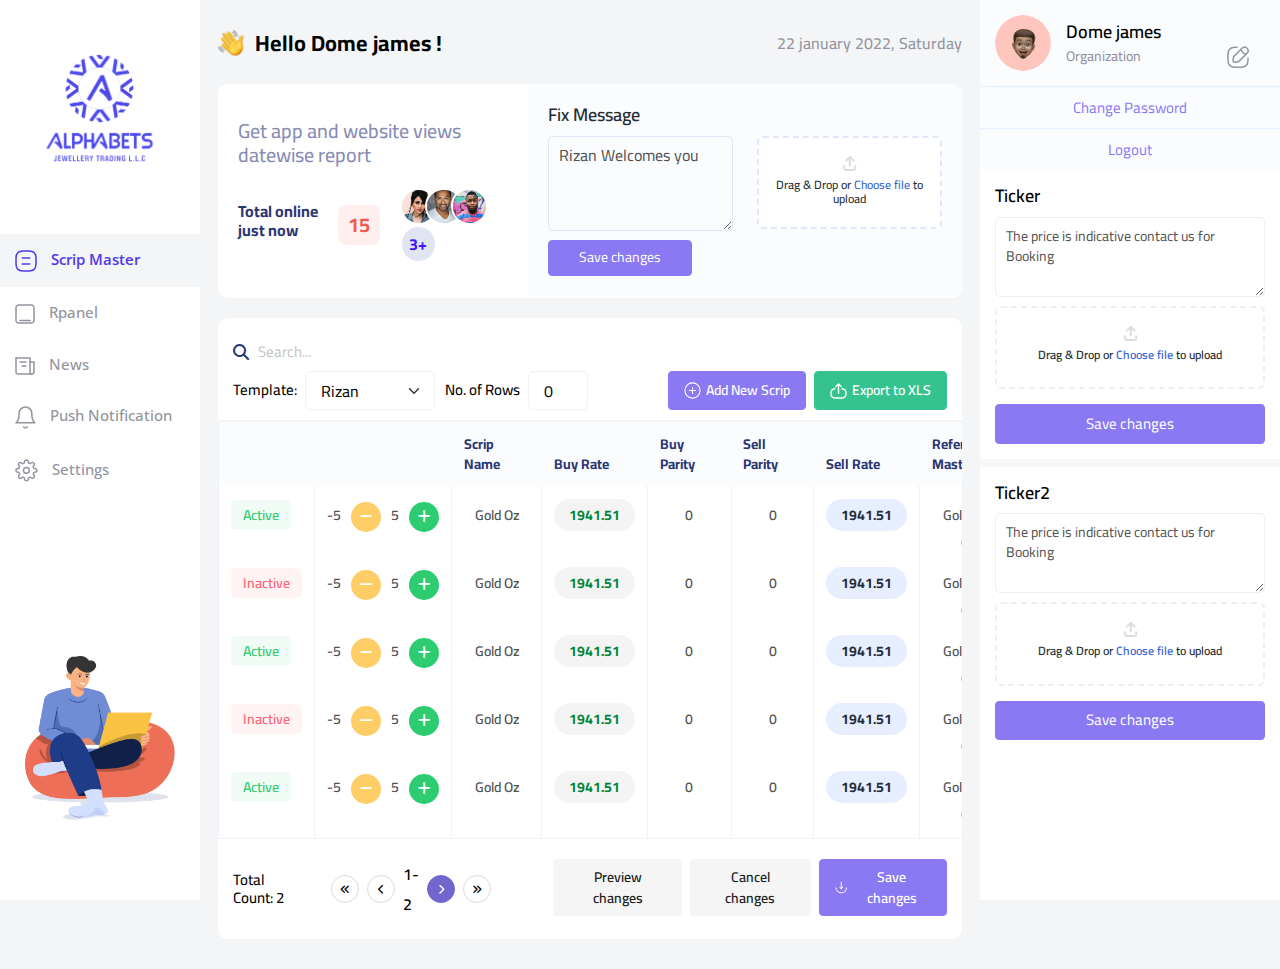
<file: index.html>
<!DOCTYPE html>
<html lang="en">

<head>
    <meta charset="UTF-8">
    <meta name="viewport" content="width=device-width, initial-scale=1.0">
    <title>Alphabets</title>
    <link rel="shortcut icon" href="assets/images/favicon.png">
    <link rel="stylesheet" href="assets/css/bootstrap.min.css">
    <link rel="stylesheet" href="assets/js/dropzone/dropzone.min.css">
    <link rel="stylesheet" href="assets/font-awsome/css/all.min.css">
    <link rel="stylesheet" href="assets/css/style.css">
</head>

<body>
    <div class="loader" id="loading">
        <div class="spinner"></div>
    </div>
    <div class="layout">
        <div class="left-bar">
            <div class="logo">
                <img src="assets/images/logo.png" alt="">
            </div>
            <nav class="navbar navbar-expand-lg navbar-light">
                <div class="container-fluid px-0">
                    <button class="navbar-toggler" type="button" data-bs-toggle="collapse" data-bs-target="#navbarNav"
                        aria-controls="navbarNav" aria-expanded="false" aria-label="Toggle navigation">
                        <span class="navbar-toggler-icon"></span>
                    </button>
                    <div class="collapse navbar-collapse" id="navbarNav">
                        <ul class="navbar-nav">
                            <li class="nav-item">
                                <a class="nav-link active" aria-current="page" href="index.html"><svg width="22" height="22"
                                        viewBox="0 0 22 22" fill="none" xmlns="http://www.w3.org/2000/svg">
                                        <path
                                            d="M14.75 8H7.25M14.75 14H7.25M8 21H14C19 21 21 19 21 14V8C21 3 19 1 14 1H8C3 1 1 3 1 8V14C1 19 3 21 8 21Z"
                                            stroke="#94949E" stroke-width="1.5" stroke-linecap="round"
                                            stroke-linejoin="round" />
                                    </svg>
                                    Scrip Master</a>
                            </li>
                            <li class="nav-item">
                                <a class="nav-link" href="rpanel.html"><svg width="20" height="20" viewBox="0 0 20 20" fill="none"
                                        xmlns="http://www.w3.org/2000/svg">
                                        <path
                                            d="M4.85714 16.4286H15.1429M3.57143 1H16.4286C17.1106 1 17.7646 1.27092 18.2468 1.75315C18.7291 2.23539 19 2.88944 19 3.57143V16.4286C19 17.1106 18.7291 17.7646 18.2468 18.2468C17.7646 18.7291 17.1106 19 16.4286 19H3.57143C2.88944 19 2.23539 18.7291 1.75315 18.2468C1.27092 17.7646 1 17.1106 1 16.4286V3.57143C1 2.88944 1.27092 2.23539 1.75315 1.75315C2.23539 1.27092 2.88944 1 3.57143 1Z"
                                            stroke="#94949E" stroke-width="1.5" stroke-linecap="round"
                                            stroke-linejoin="round" />
                                    </svg>
                                    Rpanel</a>
                            </li>
                            <li class="nav-item">
                                <a class="nav-link" href="news.html"><svg width="20" height="18" viewBox="0 0 20 18" fill="none"
                                        xmlns="http://www.w3.org/2000/svg">
                                        <path
                                            d="M1 1V15C1 15.5304 1.21071 16.0391 1.58579 16.4142C1.96086 16.7893 2.46957 17 3 17H17C17.5304 17 18.0391 16.7893 18.4142 16.4142C18.7893 16.0391 19 15.5304 19 15V5H15"
                                            stroke="#94949E" stroke-width="1.5" stroke-linecap="round"
                                            stroke-linejoin="round" />
                                        <path
                                            d="M1 1H15V15C15 15.5304 15.2107 16.0391 15.5858 16.4142C15.9609 16.7893 16.4696 17 17 17M11 5H5M11 9H7"
                                            stroke="#94949E" stroke-width="1.5" stroke-linecap="round"
                                            stroke-linejoin="round" />
                                    </svg>
                                    News </a>
                            </li>
                            <li class="nav-item">
                                <a class="nav-link" href="notification.html"><svg width="21" height="23" viewBox="0 0 21 23" fill="none"
                                        xmlns="http://www.w3.org/2000/svg">
                                        <path
                                            d="M12.2666 20.95C12.082 21.2682 11.817 21.5323 11.4982 21.716C11.1794 21.8996 10.818 21.9962 10.4501 21.9962C10.0822 21.9962 9.72071 21.8996 9.40191 21.716C9.08311 21.5323 8.81815 21.2682 8.63354 20.95"
                                            stroke="#94949E" stroke-width="1.5" stroke-linecap="round"
                                            stroke-linejoin="round" />
                                        <path
                                            d="M16.7501 7.30005C16.7501 5.62918 16.0864 4.02673 14.9049 2.84524C13.7234 1.66375 12.121 1 10.4501 1C8.7792 1 7.17676 1.66375 5.99527 2.84524C4.81378 4.02673 4.15003 5.62918 4.15003 7.30005C4.15003 14.6501 1 16.7501 1 16.7501H19.9002C19.9002 16.7501 16.7501 14.6501 16.7501 7.30005Z"
                                            stroke="#94949E" stroke-width="1.5" stroke-linecap="round"
                                            stroke-linejoin="round" />
                                    </svg>
                                    Push Notification </a>
                            </li>
                            <li class="nav-item ticker-nav">
                                <a class="nav-link" href="ticker.html"><svg width="22" height="22" viewBox="0 0 22 22"
                                        fill="none" xmlns="http://www.w3.org/2000/svg">
                                        <path
                                            d="M21 7V12C21 16 19 18 15 18H14.5C14.19 18 13.89 18.15 13.7 18.4L12.2 20.4C11.54 21.28 10.46 21.28 9.8 20.4L8.3 18.4C8.14 18.18 7.77 18 7.5 18H7C3 18 1 17 1 12V7C1 3 3 1 7 1H11"
                                            stroke="#94949E" stroke-width="1.5" stroke-miterlimit="10"
                                            stroke-linecap="round" stroke-linejoin="round" />
                                        <path
                                            d="M14.2 3.62008C13.87 2.63008 14.26 1.41008 15.34 1.07008C15.9 0.90008 16.6 1.04008 17 1.57008C17.38 1.02008 18.1 0.90008 18.66 1.07008C19.74 1.40008 20.13 2.63008 19.8 3.62008C19.29 5.19008 17.5 6.00008 17 6.00008C16.5 6.00008 14.73 5.20008 14.2 3.62008Z"
                                            stroke="#94949E" stroke-width="1.5" stroke-linecap="round"
                                            stroke-linejoin="round" />
                                        <path d="M14.996 10H15.006M10.995 10H11.005M6.995 10H7.003" stroke="#94949E"
                                            stroke-width="2" stroke-linecap="round" stroke-linejoin="round" />
                                    </svg>

                                    Ticker </a>
                            </li>
                            <li class="nav-item">
                                <a class="nav-link" href="settings.html"><svg width="23" height="23" viewBox="0 0 23 23" fill="none"
                                        xmlns="http://www.w3.org/2000/svg">
                                        <path
                                            d="M11.39 14.2375C12.9626 14.2375 14.2375 12.9626 14.2375 11.39C14.2375 9.81735 12.9626 8.54248 11.39 8.54248C9.81735 8.54248 8.54248 9.81735 8.54248 11.39C8.54248 12.9626 9.81735 14.2375 11.39 14.2375Z"
                                            stroke="#94949E" stroke-width="1.5" stroke-linecap="round"
                                            stroke-linejoin="round" />
                                        <path
                                            d="M18.4139 14.2376C18.2875 14.5238 18.2498 14.8414 18.3057 15.1493C18.3615 15.4572 18.5083 15.7413 18.7271 15.965L18.7841 16.022C18.9606 16.1983 19.1006 16.4077 19.1961 16.6381C19.2916 16.8686 19.3408 17.1156 19.3408 17.3651C19.3408 17.6145 19.2916 17.8616 19.1961 18.092C19.1006 18.3225 18.9606 18.5318 18.7841 18.7081C18.6078 18.8846 18.3984 19.0246 18.1679 19.1202C17.9375 19.2157 17.6905 19.2649 17.441 19.2649C17.1915 19.2649 16.9445 19.2157 16.714 19.1202C16.4836 19.0246 16.2742 18.8846 16.0979 18.7081L16.041 18.6512C15.8173 18.4324 15.5331 18.2856 15.2252 18.2297C14.9173 18.1739 14.5998 18.2116 14.3135 18.338C14.0328 18.4583 13.7933 18.6581 13.6247 18.9127C13.456 19.1674 13.3655 19.4658 13.3643 19.7712V19.9326C13.3643 20.436 13.1643 20.9189 12.8083 21.2749C12.4523 21.6309 11.9695 21.8309 11.466 21.8309C10.9625 21.8309 10.4797 21.6309 10.1237 21.2749C9.76765 20.9189 9.56765 20.436 9.56765 19.9326V19.8471C9.5603 19.533 9.45861 19.2283 9.27579 18.9727C9.09298 18.7171 8.83749 18.5224 8.54255 18.4139C8.25627 18.2875 7.9387 18.2498 7.63079 18.3057C7.32289 18.3615 7.03877 18.5083 6.81507 18.7271L6.75812 18.7841C6.58181 18.9606 6.37245 19.1006 6.142 19.1961C5.91154 19.2916 5.66452 19.3408 5.41505 19.3408C5.16558 19.3408 4.91855 19.2916 4.6881 19.1961C4.45765 19.1006 4.24828 18.9606 4.07198 18.7841C3.89548 18.6078 3.75546 18.3984 3.65993 18.1679C3.56439 17.9375 3.51522 17.6905 3.51522 17.441C3.51522 17.1915 3.56439 16.9445 3.65993 16.714C3.75546 16.4836 3.89548 16.2742 4.07198 16.0979L4.12893 16.041C4.34774 15.8173 4.49453 15.5331 4.55036 15.2252C4.60619 14.9173 4.5685 14.5998 4.44215 14.3135C4.32183 14.0328 4.12205 13.7933 3.8674 13.6247C3.61275 13.456 3.31434 13.3655 3.00891 13.3643H2.84755C2.34408 13.3643 1.86123 13.1643 1.50523 12.8083C1.14922 12.4523 0.949219 11.9695 0.949219 11.466C0.949219 10.9625 1.14922 10.4797 1.50523 10.1237C1.86123 9.76766 2.34408 9.56765 2.84755 9.56765H2.93298C3.24715 9.5603 3.55184 9.45861 3.80744 9.27579C4.06305 9.09298 4.25774 8.83749 4.36622 8.54255C4.49257 8.25627 4.53026 7.9387 4.47443 7.63079C4.4186 7.32289 4.27181 7.03877 4.05299 6.81507L3.99604 6.75812C3.81954 6.58182 3.67952 6.37245 3.58399 6.142C3.48846 5.91154 3.43929 5.66452 3.43929 5.41505C3.43929 5.16558 3.48846 4.91855 3.58399 4.6881C3.67952 4.45765 3.81954 4.24828 3.99604 4.07198C4.17235 3.89548 4.38171 3.75546 4.61217 3.65993C4.84262 3.56439 5.08964 3.51522 5.33911 3.51522C5.58859 3.51522 5.83561 3.56439 6.06606 3.65993C6.29652 3.75546 6.50588 3.89548 6.68219 4.07198L6.73914 4.12893C6.96283 4.34775 7.24695 4.49453 7.55486 4.55036C7.86276 4.60619 8.18033 4.5685 8.46662 4.44215H8.54255C8.82329 4.32183 9.06271 4.12205 9.23136 3.8674C9.4 3.61275 9.4905 3.31434 9.49172 3.00891V2.84755C9.49172 2.34408 9.69172 1.86123 10.0477 1.50523C10.4037 1.14922 10.8866 0.949219 11.3901 0.949219C11.8935 0.949219 12.3764 1.14922 12.7324 1.50523C13.0884 1.86123 13.2884 2.34408 13.2884 2.84755V2.93298C13.2896 3.23841 13.3801 3.53681 13.5487 3.79147C13.7174 4.04612 13.9568 4.2459 14.2376 4.36622C14.5238 4.49257 14.8414 4.53026 15.1493 4.47443C15.4572 4.4186 15.7413 4.27181 15.965 4.05299L16.022 3.99604C16.1983 3.81954 16.4077 3.67952 16.6381 3.58399C16.8686 3.48846 17.1156 3.43929 17.3651 3.43929C17.6145 3.43929 17.8616 3.48846 18.092 3.58399C18.3225 3.67952 18.5318 3.81954 18.7081 3.99604C18.8846 4.17235 19.0246 4.38171 19.1202 4.61217C19.2157 4.84262 19.2649 5.08964 19.2649 5.33911C19.2649 5.58859 19.2157 5.83561 19.1202 6.06606C19.0246 6.29652 18.8846 6.50588 18.7081 6.68219L18.6512 6.73914C18.4324 6.96283 18.2856 7.24696 18.2297 7.55486C18.1739 7.86277 18.2116 8.18034 18.338 8.46662V8.54255C18.4583 8.82329 18.6581 9.06271 18.9127 9.23136C19.1674 9.4 19.4658 9.4905 19.7712 9.49172H19.9326C20.436 9.49172 20.9189 9.69172 21.2749 10.0477C21.6309 10.4037 21.8309 10.8866 21.8309 11.3901C21.8309 11.8935 21.6309 12.3764 21.2749 12.7324C20.9189 13.0884 20.436 13.2884 19.9326 13.2884H19.8471C19.5417 13.2896 19.2433 13.3801 18.9886 13.5487C18.734 13.7174 18.5342 13.9568 18.4139 14.2376Z"
                                            stroke="#94949E" stroke-width="1.5" stroke-linecap="round"
                                            stroke-linejoin="round" />
                                    </svg>
                                    Settings </a>
                            </li>
                        </ul>
                    </div>
                </div>
                <div class="dropdown user-drodwn">
                    <button class="btn btn-secondary dropdown-toggle" type="button" id="dropdownMenuButton" data-bs-toggle="dropdown" aria-expanded="false">
                        <img src="assets/images/users/user-s.png" alt="">
                         <i class="mdi mdi-chevron-down"></i>
                    </button>
                    <div class="dropdown-menu" aria-labelledby="dropdownMenuButton">
                        <a class="dropdown-item" href="#" data-bs-toggle="modal" data-bs-target="#profile-edits">Profile</a>
                        <a class="dropdown-item" href="#" data-bs-toggle="modal" data-bs-target="#change-password">Change Password</a>
                        <a class="dropdown-item" href="#">Logout</a>
                    </div>
                </div>
            </nav>
            <div class="bottom-img">
                <img src="assets/images/left-bar-img.png" alt="">
            </div>
        </div>
        <div class="main-content">
            <div class="top-head">
                <div class="hello-msg"><svg width="27" height="27" viewBox="0 0 27 27" fill="none" xmlns="http://www.w3.org/2000/svg" xmlns:xlink="http://www.w3.org/1999/xlink">
                    <rect width="26.2231" height="26.2231" fill="url(#pattern0)"/>
                    <defs>
                    <pattern id="pattern0" patternContentUnits="objectBoundingBox" width="1" height="1">
                    <use xlink:href="#image0_21_2563" transform="scale(0.0138889)"/>
                    </pattern>
                    <image id="image0_21_2563" width="72" height="72" xlink:href="[data-uri]"/>
                    </defs>
                    </svg>
                    
                    <h2>Hello Dome james !</h2>
                </div>
                <h6>22 january 2022, Saturday</h6>
            </div>

            <div class="get-app">
                <div class="col-md-5">
                    <div class="get-app-first">
                        <h1>Get app and website views
                            datewise report</h1>
                        <div class="total-online">
                            <h4>Total online just now</h4>
                            <h5>15</h5>
                            <div class="avatar-group">
                                <div class="avatar-group-item">
                                    <a href="javascript: void(0);" class="d-inline-block">
                                        <img src="assets/images/users/avatar-1.jpg" alt="" class="rounded-circle avatar-xs">
                                    </a>
                                </div>
                                <div class="avatar-group-item">
                                    <a href="javascript: void(0);" class="d-inline-block">
                                        <img src="assets/images/users/avatar-2.jpg" alt="" class="rounded-circle avatar-xs">
                                    </a>
                                </div>
                                
                                <div class="avatar-group-item">
                                    <a href="javascript: void(0);" class="d-inline-block">
                                        <img src="assets/images/users/avatar-3.jpg" alt="" class="rounded-circle avatar-xs">
                                    </a>
                                </div>
                                <div class="avatar-group-item">
                                    <a href="javascript: void(0);" class="d-inline-block">
                                        <div class="avatar-xs">
                                            <span class="avatar-title rounded-circle">
                                                3+
                                            </span>
                                        </div>
                                    </a>
                                </div>
                            </div>
                        </div>
                    </div>
                </div>
                <div class="col-md-7 px-0">
                    <div class="get-app-second">
                        <h5>Fix Message</h5>
                        <div class="fix-message row">
                            <div class="col-md-6">
                                <textarea name="" id="" cols="30" rows="3" class="textarea-input">Rizan Welcomes you</textarea>
                              
                            </div>
                            <div class="col-md-6">
                                <form action="#" class="dropzone">
                                    <div class="fallback">
                                        <input name="file" type="file" multiple="multiple">
                                    </div>
                                    <div class="dz-message needsclick">
                                        <div class="">
                                            <i class="display-4 text-muted bx bxs-cloud-upload"></i>
                                        </div>
                                        <i class="fa-solid fa-arrow-up-from-bracket"></i>
                                        <h4>Drag & Drop or <a href="#">Choose file </a> to upload</h4>
                                    </div>
                                </form>
                            </div>
                            <div class="col-md-12">
                                <button type="button" class="btn btn-primary">Save changes</button>
                            </div>
                          
                            
                        </div>
                       
                    </div>
                </div>
           
            </div>

            <div class="scrip-table">
                <div class="table-top">
                    <form class="tbl-search">
                        <div class="position-relative">
                            <input type="text" class="form-control" placeholder="Search...">
                            <span class="fa-solid fa-magnifying-glass"></span>
                        </div>
                    </form>
                    <div class="tbl-top-right">
                        <div class="d-flex table-select">
                            <div class="d-flex">
                                <label class="col-form-label">Template: </label>
                                <select class="form-select form-control">
                                    <option>Rizan</option>
                                    <option>Rizan</option>
                                    <option>Rizan</option>
                                </select>
                            </div>
                            <div class="d-flex rows">
                                <label class="col-form-label">No. of Rows</label>
                                <input class="form-control" type="number" value="0" placeholder="Enter Number" id="example-number-input">
                            </div>
                           
                        </div>
                        <div class="d-flex tbl-btns ms-auto">
                            <button type="button" class="btn btn-primary waves-effect waves-light me-2">
                                <svg width="17" height="17" viewBox="0 0 19 19" fill="none" xmlns="http://www.w3.org/2000/svg">
                                    <path d="M6.1 9.5H12.9M9.5 12.9V6.1M9.5 18C14.175 18 18 14.175 18 9.5C18 4.825 14.175 1 9.5 1C4.825 1 1 4.825 1 9.5C1 14.175 4.825 18 9.5 18Z" stroke="white" stroke-width="1.2" stroke-linecap="round" stroke-linejoin="round"/>
                                    </svg>
                                     Add New Scrip
                            </button>
                            <button type="button" class="btn btn-success waves-effect waves-light">
                                <svg width="17" height="16" viewBox="0 0 18 17" fill="none" xmlns="http://www.w3.org/2000/svg">
                                    <path d="M12.7373 6.05263C15.7641 6.29737 17 7.75789 17 10.9553V11.0579C17 14.5868 15.495 16 11.7367 16H6.26327C2.50499 16 1 14.5868 1 11.0579V10.9553C1 7.78158 2.21913 6.32105 5.19548 6.06053M9.0042 10.8684V1.88421M11.8208 3.64474L9.0042 1L6.1876 3.64474" stroke="white" stroke-width="1.5" stroke-linecap="round" stroke-linejoin="round"/>
                                    </svg>
                                     Export to XLS
                            </button>
                        </div>
                    </div>
             
                </div>
                <div class="tbl-div">
                    <table class="table table-bordered mb-0">
        
                        <thead>
                            <tr>
                                <th></th>
                                <th></th>
                                <th>Scrip Name</th>
                                <th>Buy Rate</th>
                                <th>Buy Parity</th>
                                <th>Sell Parity</th>
                                <th>Sell Rate</th>
                                <th>Reference <br>
                                    Master Scrip</th>
                                <th>Reference <br>
                                    My Scrip</th>
                                <th>Position</th>
                                <th style="width: 115px;"></th>
                                <th></th>
                                <th>Scrip code</th>
                                <th></th>
                            </tr>
                        </thead>
                        <tbody>
                            <tr>
                                <td>
                                    <span class="active-btn">Active</span>
                                </td>
                                <td>
                                    <div class="d-flex">
                                        <span class="round-btns r-btn1">-5 <a href="#"><i class="fa-solid fa-minus"></i></a></span> <span class="round-btns r-btn2"> 5 <a href="#"><i class="fa-solid fa-plus"></i></a></span>
                                    </div>
                                  
                                </td>
                                <td>Gold Oz</td>
                                <td>
                                    <span class="r-btn3">1941.51</span>
                                </td>
                                <td>0</td>
                                <td>0</td>
                                <td> 
                                    <span class="r-btn4">1941.51</span>
                                </td>
                                <td>Gold Oz 0 dec</td>
                                <td>Gold Oz Premium</td>
                                <td>1</td>
                                <td>
                                    <span class="r-btn5">Reset Low</span>
                                </td>
                                <td>
                                    <div class="d-flex up-down">
                                        <a href="#"><span class="fa-solid fa-arrow-down down"></span></a>  <a href="#"><span class="fa-solid fa-arrow-up up"></span></a>
                                    </div>
                                 
                                </td>
                                <td>233</td>
                                <td>
                                   <a href="#"><svg width="20" height="18" viewBox="0 0 20 18" fill="none" xmlns="http://www.w3.org/2000/svg">
                                        <path d="M10 11.5C10.663 11.5 11.2989 11.2366 11.7678 10.7678C12.2366 10.2989 12.5 9.66304 12.5 9C12.5 8.33696 12.2366 7.70107 11.7678 7.23223C11.2989 6.76339 10.663 6.5 10 6.5C9.33696 6.5 8.70107 6.76339 8.23223 7.23223C7.76339 7.70107 7.5 8.33696 7.5 9C7.5 9.66304 7.76339 10.2989 8.23223 10.7678C8.70107 11.2366 9.33696 11.5 10 11.5Z" stroke="#515151" stroke-width="1.5" stroke-miterlimit="10" stroke-linecap="round" stroke-linejoin="round"/>
                                        <path d="M1.66675 9.73336V8.26669C1.66675 7.40003 2.37508 6.68336 3.25008 6.68336C4.75841 6.68336 5.37508 5.61669 4.61675 4.30836C4.18341 3.55836 4.44175 2.58336 5.20008 2.15003L6.64175 1.32503C7.30008 0.933362 8.15008 1.1667 8.54175 1.82503L8.63341 1.98336C9.38341 3.29169 10.6167 3.29169 11.3751 1.98336L11.4667 1.82503C11.8584 1.1667 12.7084 0.933362 13.3667 1.32503L14.8084 2.15003C15.5667 2.58336 15.8251 3.55836 15.3917 4.30836C14.6334 5.61669 15.2501 6.68336 16.7584 6.68336C17.6251 6.68336 18.3417 7.39169 18.3417 8.26669V9.73336C18.3417 10.6 17.6334 11.3167 16.7584 11.3167C15.2501 11.3167 14.6334 12.3834 15.3917 13.6917C15.8251 14.45 15.5667 15.4167 14.8084 15.85L13.3667 16.675C12.7084 17.0667 11.8584 16.8334 11.4667 16.175L11.3751 16.0167C10.6251 14.7084 9.39175 14.7084 8.63341 16.0167L8.54175 16.175C8.15008 16.8334 7.30008 17.0667 6.64175 16.675L5.20008 15.85C4.83683 15.6409 4.5714 15.2961 4.46204 14.8915C4.35267 14.4869 4.40831 14.0554 4.61675 13.6917C5.37508 12.3834 4.75841 11.3167 3.25008 11.3167C2.37508 11.3167 1.66675 10.6 1.66675 9.73336Z" stroke="#515151" stroke-width="1.5" stroke-miterlimit="10" stroke-linecap="round" stroke-linejoin="round"/>
                                        </svg>
                                    </a>   
                                </td>
                            </tr>
                            <tr>
                                <td>
                                    <span class="inactive-btn">Inactive</span>
                                </td>
                                <td>
                                    <div class="d-flex">
                                        <span class="round-btns r-btn1">-5 <a href="#"><i class="fa-solid fa-minus"></i></a></span> <span class="round-btns r-btn2"> 5 <a href="#"><i class="fa-solid fa-plus"></i></a></span>
                                    </div>
                                  
                                </td>
                                <td>Gold Oz</td>
                                <td>
                                    <span class="r-btn3">1941.51</span>
                                </td>
                                <td>0</td>
                                <td>0</td>
                                <td> 
                                    <span class="r-btn4">1941.51</span>
                                </td>
                                <td>Gold Oz 0 dec</td>
                                <td>Gold Oz Premium</td>
                                <td>1</td>
                                <td>
                                    <span class="r-btn5">Reset Low</span>
                                </td>
                                <td>
                                    <div class="d-flex up-down">
                                        <a href="#"><span class="fa-solid fa-arrow-down down"></span></a>  <a href="#"><span class="fa-solid fa-arrow-up up"></span></a>
                                    </div>
                                 
                                </td>
                                <td>233</td>
                                <td>
                                   <a href="#"><svg width="20" height="18" viewBox="0 0 20 18" fill="none" xmlns="http://www.w3.org/2000/svg">
                                        <path d="M10 11.5C10.663 11.5 11.2989 11.2366 11.7678 10.7678C12.2366 10.2989 12.5 9.66304 12.5 9C12.5 8.33696 12.2366 7.70107 11.7678 7.23223C11.2989 6.76339 10.663 6.5 10 6.5C9.33696 6.5 8.70107 6.76339 8.23223 7.23223C7.76339 7.70107 7.5 8.33696 7.5 9C7.5 9.66304 7.76339 10.2989 8.23223 10.7678C8.70107 11.2366 9.33696 11.5 10 11.5Z" stroke="#515151" stroke-width="1.5" stroke-miterlimit="10" stroke-linecap="round" stroke-linejoin="round"/>
                                        <path d="M1.66675 9.73336V8.26669C1.66675 7.40003 2.37508 6.68336 3.25008 6.68336C4.75841 6.68336 5.37508 5.61669 4.61675 4.30836C4.18341 3.55836 4.44175 2.58336 5.20008 2.15003L6.64175 1.32503C7.30008 0.933362 8.15008 1.1667 8.54175 1.82503L8.63341 1.98336C9.38341 3.29169 10.6167 3.29169 11.3751 1.98336L11.4667 1.82503C11.8584 1.1667 12.7084 0.933362 13.3667 1.32503L14.8084 2.15003C15.5667 2.58336 15.8251 3.55836 15.3917 4.30836C14.6334 5.61669 15.2501 6.68336 16.7584 6.68336C17.6251 6.68336 18.3417 7.39169 18.3417 8.26669V9.73336C18.3417 10.6 17.6334 11.3167 16.7584 11.3167C15.2501 11.3167 14.6334 12.3834 15.3917 13.6917C15.8251 14.45 15.5667 15.4167 14.8084 15.85L13.3667 16.675C12.7084 17.0667 11.8584 16.8334 11.4667 16.175L11.3751 16.0167C10.6251 14.7084 9.39175 14.7084 8.63341 16.0167L8.54175 16.175C8.15008 16.8334 7.30008 17.0667 6.64175 16.675L5.20008 15.85C4.83683 15.6409 4.5714 15.2961 4.46204 14.8915C4.35267 14.4869 4.40831 14.0554 4.61675 13.6917C5.37508 12.3834 4.75841 11.3167 3.25008 11.3167C2.37508 11.3167 1.66675 10.6 1.66675 9.73336Z" stroke="#515151" stroke-width="1.5" stroke-miterlimit="10" stroke-linecap="round" stroke-linejoin="round"/>
                                        </svg>
                                    </a>   
                                </td>
                            </tr>
                            <tr>
                                <td>
                                    <span class="active-btn">Active</span>
                                </td>
                                <td>
                                    <div class="d-flex">
                                        <span class="round-btns r-btn1">-5 <a href="#"><i class="fa-solid fa-minus"></i></a></span> <span class="round-btns r-btn2"> 5 <a href="#"><i class="fa-solid fa-plus"></i></a></span>
                                    </div>
                                  
                                </td>
                                <td>Gold Oz</td>
                                <td>
                                    <span class="r-btn3">1941.51</span>
                                </td>
                                <td>0</td>
                                <td>0</td>
                                <td> 
                                    <span class="r-btn4">1941.51</span>
                                </td>
                                <td>Gold Oz 0 dec</td>
                                <td>Gold Oz Premium</td>
                                <td>1</td>
                                <td>
                                    <span class="r-btn5">Reset Low</span>
                                </td>
                                <td>
                                    <div class="d-flex up-down">
                                        <a href="#"><span class="fa-solid fa-arrow-down down"></span></a>  <a href="#"><span class="fa-solid fa-arrow-up up"></span></a>
                                    </div>
                                 
                                </td>
                                <td>233</td>
                                <td>
                                   <a href="#"><svg width="20" height="18" viewBox="0 0 20 18" fill="none" xmlns="http://www.w3.org/2000/svg">
                                        <path d="M10 11.5C10.663 11.5 11.2989 11.2366 11.7678 10.7678C12.2366 10.2989 12.5 9.66304 12.5 9C12.5 8.33696 12.2366 7.70107 11.7678 7.23223C11.2989 6.76339 10.663 6.5 10 6.5C9.33696 6.5 8.70107 6.76339 8.23223 7.23223C7.76339 7.70107 7.5 8.33696 7.5 9C7.5 9.66304 7.76339 10.2989 8.23223 10.7678C8.70107 11.2366 9.33696 11.5 10 11.5Z" stroke="#515151" stroke-width="1.5" stroke-miterlimit="10" stroke-linecap="round" stroke-linejoin="round"/>
                                        <path d="M1.66675 9.73336V8.26669C1.66675 7.40003 2.37508 6.68336 3.25008 6.68336C4.75841 6.68336 5.37508 5.61669 4.61675 4.30836C4.18341 3.55836 4.44175 2.58336 5.20008 2.15003L6.64175 1.32503C7.30008 0.933362 8.15008 1.1667 8.54175 1.82503L8.63341 1.98336C9.38341 3.29169 10.6167 3.29169 11.3751 1.98336L11.4667 1.82503C11.8584 1.1667 12.7084 0.933362 13.3667 1.32503L14.8084 2.15003C15.5667 2.58336 15.8251 3.55836 15.3917 4.30836C14.6334 5.61669 15.2501 6.68336 16.7584 6.68336C17.6251 6.68336 18.3417 7.39169 18.3417 8.26669V9.73336C18.3417 10.6 17.6334 11.3167 16.7584 11.3167C15.2501 11.3167 14.6334 12.3834 15.3917 13.6917C15.8251 14.45 15.5667 15.4167 14.8084 15.85L13.3667 16.675C12.7084 17.0667 11.8584 16.8334 11.4667 16.175L11.3751 16.0167C10.6251 14.7084 9.39175 14.7084 8.63341 16.0167L8.54175 16.175C8.15008 16.8334 7.30008 17.0667 6.64175 16.675L5.20008 15.85C4.83683 15.6409 4.5714 15.2961 4.46204 14.8915C4.35267 14.4869 4.40831 14.0554 4.61675 13.6917C5.37508 12.3834 4.75841 11.3167 3.25008 11.3167C2.37508 11.3167 1.66675 10.6 1.66675 9.73336Z" stroke="#515151" stroke-width="1.5" stroke-miterlimit="10" stroke-linecap="round" stroke-linejoin="round"/>
                                        </svg>
                                    </a>   
                                </td>
                            </tr>
                            <tr>
                                <td>
                                    <span class="inactive-btn">Inactive</span>
                                </td>
                                <td>
                                    <div class="d-flex">
                                        <span class="round-btns r-btn1">-5 <a href="#"><i class="fa-solid fa-minus"></i></a></span> <span class="round-btns r-btn2"> 5 <a href="#"><i class="fa-solid fa-plus"></i></a></span>
                                    </div>
                                  
                                </td>
                                <td>Gold Oz</td>
                                <td>
                                    <span class="r-btn3">1941.51</span>
                                </td>
                                <td>0</td>
                                <td>0</td>
                                <td> 
                                    <span class="r-btn4">1941.51</span>
                                </td>
                                <td>Gold Oz 0 dec</td>
                                <td>Gold Oz Premium</td>
                                <td>1</td>
                                <td>
                                    <span class="r-btn5">Reset Low</span>
                                </td>
                                <td>
                                    <div class="d-flex up-down">
                                        <a href="#"><span class="fa-solid fa-arrow-down down"></span></a>  <a href="#"><span class="fa-solid fa-arrow-up up"></span></a>
                                    </div>
                                 
                                </td>
                                <td>233</td>
                                <td>
                                   <a href="#"><svg width="20" height="18" viewBox="0 0 20 18" fill="none" xmlns="http://www.w3.org/2000/svg">
                                        <path d="M10 11.5C10.663 11.5 11.2989 11.2366 11.7678 10.7678C12.2366 10.2989 12.5 9.66304 12.5 9C12.5 8.33696 12.2366 7.70107 11.7678 7.23223C11.2989 6.76339 10.663 6.5 10 6.5C9.33696 6.5 8.70107 6.76339 8.23223 7.23223C7.76339 7.70107 7.5 8.33696 7.5 9C7.5 9.66304 7.76339 10.2989 8.23223 10.7678C8.70107 11.2366 9.33696 11.5 10 11.5Z" stroke="#515151" stroke-width="1.5" stroke-miterlimit="10" stroke-linecap="round" stroke-linejoin="round"/>
                                        <path d="M1.66675 9.73336V8.26669C1.66675 7.40003 2.37508 6.68336 3.25008 6.68336C4.75841 6.68336 5.37508 5.61669 4.61675 4.30836C4.18341 3.55836 4.44175 2.58336 5.20008 2.15003L6.64175 1.32503C7.30008 0.933362 8.15008 1.1667 8.54175 1.82503L8.63341 1.98336C9.38341 3.29169 10.6167 3.29169 11.3751 1.98336L11.4667 1.82503C11.8584 1.1667 12.7084 0.933362 13.3667 1.32503L14.8084 2.15003C15.5667 2.58336 15.8251 3.55836 15.3917 4.30836C14.6334 5.61669 15.2501 6.68336 16.7584 6.68336C17.6251 6.68336 18.3417 7.39169 18.3417 8.26669V9.73336C18.3417 10.6 17.6334 11.3167 16.7584 11.3167C15.2501 11.3167 14.6334 12.3834 15.3917 13.6917C15.8251 14.45 15.5667 15.4167 14.8084 15.85L13.3667 16.675C12.7084 17.0667 11.8584 16.8334 11.4667 16.175L11.3751 16.0167C10.6251 14.7084 9.39175 14.7084 8.63341 16.0167L8.54175 16.175C8.15008 16.8334 7.30008 17.0667 6.64175 16.675L5.20008 15.85C4.83683 15.6409 4.5714 15.2961 4.46204 14.8915C4.35267 14.4869 4.40831 14.0554 4.61675 13.6917C5.37508 12.3834 4.75841 11.3167 3.25008 11.3167C2.37508 11.3167 1.66675 10.6 1.66675 9.73336Z" stroke="#515151" stroke-width="1.5" stroke-miterlimit="10" stroke-linecap="round" stroke-linejoin="round"/>
                                        </svg>
                                    </a>   
                                </td>
                            </tr>
                            <tr>
                                <td>
                                    <span class="active-btn">Active</span>
                                </td>
                                <td>
                                    <div class="d-flex">
                                        <span class="round-btns r-btn1">-5 <a href="#"><i class="fa-solid fa-minus"></i></a></span> <span class="round-btns r-btn2"> 5 <a href="#"><i class="fa-solid fa-plus"></i></a></span>
                                    </div>
                                  
                                </td>
                                <td>Gold Oz</td>
                                <td>
                                    <span class="r-btn3">1941.51</span>
                                </td>
                                <td>0</td>
                                <td>0</td>
                                <td> 
                                    <span class="r-btn4">1941.51</span>
                                </td>
                                <td>Gold Oz 0 dec</td>
                                <td>Gold Oz Premium</td>
                                <td>1</td>
                                <td>
                                    <span class="r-btn5">Reset Low</span>
                                </td>
                                <td>
                                    <div class="d-flex up-down">
                                        <a href="#"><span class="fa-solid fa-arrow-down down"></span></a>  <a href="#"><span class="fa-solid fa-arrow-up up"></span></a>
                                    </div>
                                 
                                </td>
                                <td>233</td>
                                <td>
                                   <a href="#"><svg width="20" height="18" viewBox="0 0 20 18" fill="none" xmlns="http://www.w3.org/2000/svg">
                                        <path d="M10 11.5C10.663 11.5 11.2989 11.2366 11.7678 10.7678C12.2366 10.2989 12.5 9.66304 12.5 9C12.5 8.33696 12.2366 7.70107 11.7678 7.23223C11.2989 6.76339 10.663 6.5 10 6.5C9.33696 6.5 8.70107 6.76339 8.23223 7.23223C7.76339 7.70107 7.5 8.33696 7.5 9C7.5 9.66304 7.76339 10.2989 8.23223 10.7678C8.70107 11.2366 9.33696 11.5 10 11.5Z" stroke="#515151" stroke-width="1.5" stroke-miterlimit="10" stroke-linecap="round" stroke-linejoin="round"/>
                                        <path d="M1.66675 9.73336V8.26669C1.66675 7.40003 2.37508 6.68336 3.25008 6.68336C4.75841 6.68336 5.37508 5.61669 4.61675 4.30836C4.18341 3.55836 4.44175 2.58336 5.20008 2.15003L6.64175 1.32503C7.30008 0.933362 8.15008 1.1667 8.54175 1.82503L8.63341 1.98336C9.38341 3.29169 10.6167 3.29169 11.3751 1.98336L11.4667 1.82503C11.8584 1.1667 12.7084 0.933362 13.3667 1.32503L14.8084 2.15003C15.5667 2.58336 15.8251 3.55836 15.3917 4.30836C14.6334 5.61669 15.2501 6.68336 16.7584 6.68336C17.6251 6.68336 18.3417 7.39169 18.3417 8.26669V9.73336C18.3417 10.6 17.6334 11.3167 16.7584 11.3167C15.2501 11.3167 14.6334 12.3834 15.3917 13.6917C15.8251 14.45 15.5667 15.4167 14.8084 15.85L13.3667 16.675C12.7084 17.0667 11.8584 16.8334 11.4667 16.175L11.3751 16.0167C10.6251 14.7084 9.39175 14.7084 8.63341 16.0167L8.54175 16.175C8.15008 16.8334 7.30008 17.0667 6.64175 16.675L5.20008 15.85C4.83683 15.6409 4.5714 15.2961 4.46204 14.8915C4.35267 14.4869 4.40831 14.0554 4.61675 13.6917C5.37508 12.3834 4.75841 11.3167 3.25008 11.3167C2.37508 11.3167 1.66675 10.6 1.66675 9.73336Z" stroke="#515151" stroke-width="1.5" stroke-miterlimit="10" stroke-linecap="round" stroke-linejoin="round"/>
                                        </svg>
                                    </a>   
                                </td>
                            </tr>
                
  
                        </tbody>
                    </table>
                </div>

                <div class="table-bottom">
                    <div class="row">
                        <div class="col-md-5">
                            <div class="tbl-count">
                                <h6>Total Count: <span>2</span></h6>
                                <div class="prev-next">
                                    <a href="#"><i class="fa-solid fa-angles-left"></i></a>
                                    <a href="#"><i class="fa-solid fa-chevron-left"></i></a>
                                    <span> 1-2 </span>
                                    <a href="#" class="active"><i class="fa-solid fa-chevron-right"></i></a>
                                    <a href="#"><i class="fa-solid fa-angles-right"></i></a>
                                </div>
                            </div>
                        </div>
                        <div class="col-md-7 bottom-btns">
                            <div class="d-flex tbl-btns">
                                <button type="button" class="btn btn-secondary waves-effect waves-light me-2">
                                    Preview changes
                                </button>
                                <button type="button" class="btn btn-secondary waves-effect waves-light me-2">
                                    Cancel changes
                                </button>
                                <button type="button" class="btn btn-primary waves-effect waves-light">
                                    <svg width="13" height="13" viewBox="0 0 13 13" fill="none" xmlns="http://www.w3.org/2000/svg">
                                        <path d="M5 6.25L6.5 8L8 6.25M6.5 1L6.5 7.95215" stroke="white" stroke-miterlimit="10" stroke-linecap="round" stroke-linejoin="round"/>
                                        <path d="M12 7C12 9.7625 9.9375 12 6.5 12C3.0625 12 1 9.7625 1 7" stroke="white" stroke-miterlimit="10" stroke-linecap="round" stroke-linejoin="round"/>
                                        </svg>                                        
                                        Save changes
                                </button>
                      
                            </div>
                        </div>
                    </div>
                </div>
         
            </div>
          
        </div>
        <div class="right-bar">
            <div class="user-div">
                <div class="user-div-top">
                    <img src="assets/images/users/user.png" alt="" class="rounded-circle avatar-md">
                    <div class="user-details">
                        <div>
                            <h3>Dome james </h3>
                            <h5>Organization</h5>
                        </div>
    
                    </div>
                    <div class="profile-edits">
                       <a href="#" data-bs-toggle="modal" data-bs-target="#profile-edits"> <svg viewBox="0 0 23 23" fill="none" xmlns="http://www.w3.org/2000/svg">
                            <path d="M10 1.25122H8C3 1.25122 1 3.25122 1 8.25122V14.2512C1 19.2512 3 21.2512 8 21.2512H14C19 21.2512 21 19.2512 21 14.2512V12.2512" stroke="#94949E" stroke-width="1.5" stroke-linecap="round" stroke-linejoin="round"/>
                            <path d="M15.04 2.27123L7.16 10.1512C6.86 10.4512 6.56 11.0412 6.5 11.4712L6.07 14.4812C5.91 15.5712 6.68 16.3312 7.77 16.1812L10.78 15.7512C11.2 15.6912 11.79 15.3912 12.1 15.0912L19.98 7.21123C21.34 5.85123 21.98 4.27123 19.98 2.27123C17.98 0.271229 16.4 0.911229 15.04 2.27123Z" stroke="#94949E" stroke-width="1.5" stroke-miterlimit="10" stroke-linecap="round" stroke-linejoin="round"/>
                            <path d="M13.91 3.40112C14.2416 4.57859 14.87 5.65119 15.735 6.51617C16.5999 7.38115 17.6725 8.00953 18.85 8.34112" stroke="#94949E" stroke-width="1.5" stroke-miterlimit="10" stroke-linecap="round" stroke-linejoin="round"/>
                        </svg> </a>
                    </div>
                </div>
                <ul>
                    <li><a href="#" data-bs-toggle="modal" data-bs-target="#change-password">Change Password</a></li>
                    <li><a href="#">Logout</a></li>
                </ul>
            </div>
            <div class="ticker">
                <h4>Ticker</h4>
                <textarea name="" id="" cols="30" rows="3" class="textarea-input">The price is indicative contact us for Booking</textarea>
          
                  <form action="#" class="dropzone">
                    <div class="fallback">
                        <input name="file" type="file" multiple="multiple">
                    </div>
                    <div class="dz-message needsclick">
                        <div class="">
                            <i class="display-4 text-muted bx bxs-cloud-upload"></i>
                        </div>
                        <i class="fa-solid fa-arrow-up-from-bracket"></i>
                        <h4>Drag & Drop or <a href="#">Choose file </a> to upload</h4>
                    </div>
                </form>

                <button type="button" class="btn btn-primary w-100">Save changes</button>
            </div>
            <hr>
            <div class="ticker">
                <h4>Ticker2</h4>
                <textarea name="" id="" cols="30" rows="3" class="textarea-input">The price is indicative contact us for Booking</textarea>
          
                  <form action="#" class="dropzone">
                    <div class="fallback">
                        <input name="file" type="file" multiple="multiple">
                    </div>
                    <div class="dz-message needsclick">
                        <div class="">
                            <i class="display-4 text-muted bx bxs-cloud-upload"></i>
                        </div>
                        <i class="fa-solid fa-arrow-up-from-bracket"></i>
                        <h4>Drag & Drop or <a href="#">Choose file </a> to upload</h4>
                    </div>
                </form>

                <button type="button" class="btn btn-primary w-100">Save changes</button>
            </div>
        </div>
    </div>

<!-- The Modal -->
<div class="modal" id="change-password">
  <div class="modal-dialog modal-dialog-centered">
    <div class="modal-content">
      <div class="modal-body">
        <div class="row">
            <div class="col-md-12">
                <button type="button" class="btn-close" data-bs-dismiss="modal"></button>
                <div class="change-password">
                    <div class="pass-icn">
                        <svg viewBox="0 0 22 22" fill="none" xmlns="http://www.w3.org/2000/svg">
                            <path d="M10.02 18.5H6.5C5.88 18.5 5.33 18.48 4.84 18.41C2.21 18.12 1.5 16.88 1.5 13.5V8.5C1.5 5.12 2.21 3.88 4.84 3.59C5.33 3.52 5.88 3.5 6.5 3.5H9.96M14.02 3.5H15.5C16.12 3.5 16.67 3.52 17.16 3.59C19.79 3.88 20.5 5.12 20.5 8.5V13.5C20.5 16.88 19.79 18.12 17.16 18.41C16.67 18.48 16.12 18.5 15.5 18.5H14.02M14 1V21" stroke="black" stroke-width="1.5" stroke-linecap="round" stroke-linejoin="round"/>
                            <path d="M10.095 11H10.103M6.09399 11H6.10399" stroke="black" stroke-width="2" stroke-linecap="round" stroke-linejoin="round"/>
                        </svg>  
                    </div>
                    <h3>Set new password</h3>
                    <p>Must be at least 8 characters.</p>
                    <div class="form-group">
                        <label for="old-password">Current Password</label>
                        <input type="password" id="old-password" name="old-password" placeholder="Current Password" class="form-control">
                        <span toggle="#old-password" class="fa fa-fw fa-eye field-icon toggle-password"></span>
                    </div>
                    <div class="form-group">
                        <label for="new-password">New Password</label>
                        <input type="password" id="new-password" name="new-password" placeholder="New Password" class="form-control">
                        <span toggle="#new-password" class="fa fa-fw fa-eye field-icon toggle-password"></span>
                    </div>
                    <div class="form-group">
                        <label for="confirm-password">Confirm Password</label>
                        <input type="password" id="confirm-password" name="confirm-password" placeholder="Confirm Password" class="form-control">
                        <span toggle="#confirm-password" class="fa fa-fw fa-eye field-icon toggle-password"></span>
                    </div>
                    <button type="button" class="btn btn-primary w-100 mt-2">Reset password</button>
                </div>
            </div>
        </div>
      </div>
    </div>
  </div>
</div>
<div class="modal" id="profile-edits">
    <div class="modal-dialog modal-dialog-centered">
      <div class="modal-content">
        <div class="modal-body">
          <div class="row">
              <div class="col-md-12">
                  <button type="button" class="btn-close" data-bs-dismiss="modal"></button>
                  <div class="change-password">
                        <div class="profile-picture">
                            <div class="circle">
                                <img class="profile-pic"
                                    src="assets/images/users/user.png">
                                    <div class="p-image">
                                        <i class="fa fa-camera upload-button"></i>
                                        <input class="file-upload" type="file" accept="image/*" />
                                    </div>
                            </div>
                            
                        </div>
                        <h3>Change Profile</h3>
                        <div class="form-group">
                          <label for="name">Full Name</label>
                          <input type="text" id="name" name="name" value="Dome james" class="form-control">
                        </div>
                        <div class="form-group">
                          <label for="new-password">Organization</label>
                          <input type="text" id="new-password" name="new-password" value="Organization" class="form-control">
                        </div>
                        <button type="button" class="btn btn-primary w-100 mt-2">Save Changes</button>
                  </div>
              </div>
          </div>
        </div>
      </div>
    </div>
</div>


    <script src="assets/js/jquery/jquery.min.js"></script>
    <script src="assets/js/bootstrap.bundle.min.js"></script>
    <script src="assets/js/dropzone/dropzone.min.js"></script>
    <script>
        $(function() {
            setTimeout(function() {
                $("#loading").hide();
            }, 500)

        })

        // password visibility

        $(".toggle-password").click(function() {

        $(this).toggleClass("fa-eye fa-eye-slash");
        var input = $($(this).attr("toggle"));
        if (input.attr("type") == "password") {
        input.attr("type", "text");
        } else {
        input.attr("type", "password");
        }
        });

        // change profile pic

        $(document).ready(function() {
        var readURL = function(input) {
        if (input.files && input.files[0]) {
        var reader = new FileReader();
        reader.onload = function (e) {
        $('.profile-pic').attr('src', e.target.result);
        }
        reader.readAsDataURL(input.files[0]);
        }
        }
        $(".file-upload").on('change', function(){
        readURL(this);
        });
        $(".upload-button").on('click', function() {
        $(".file-upload").click();
        });
        });
    </script>
    
</body>

</html>
</file>
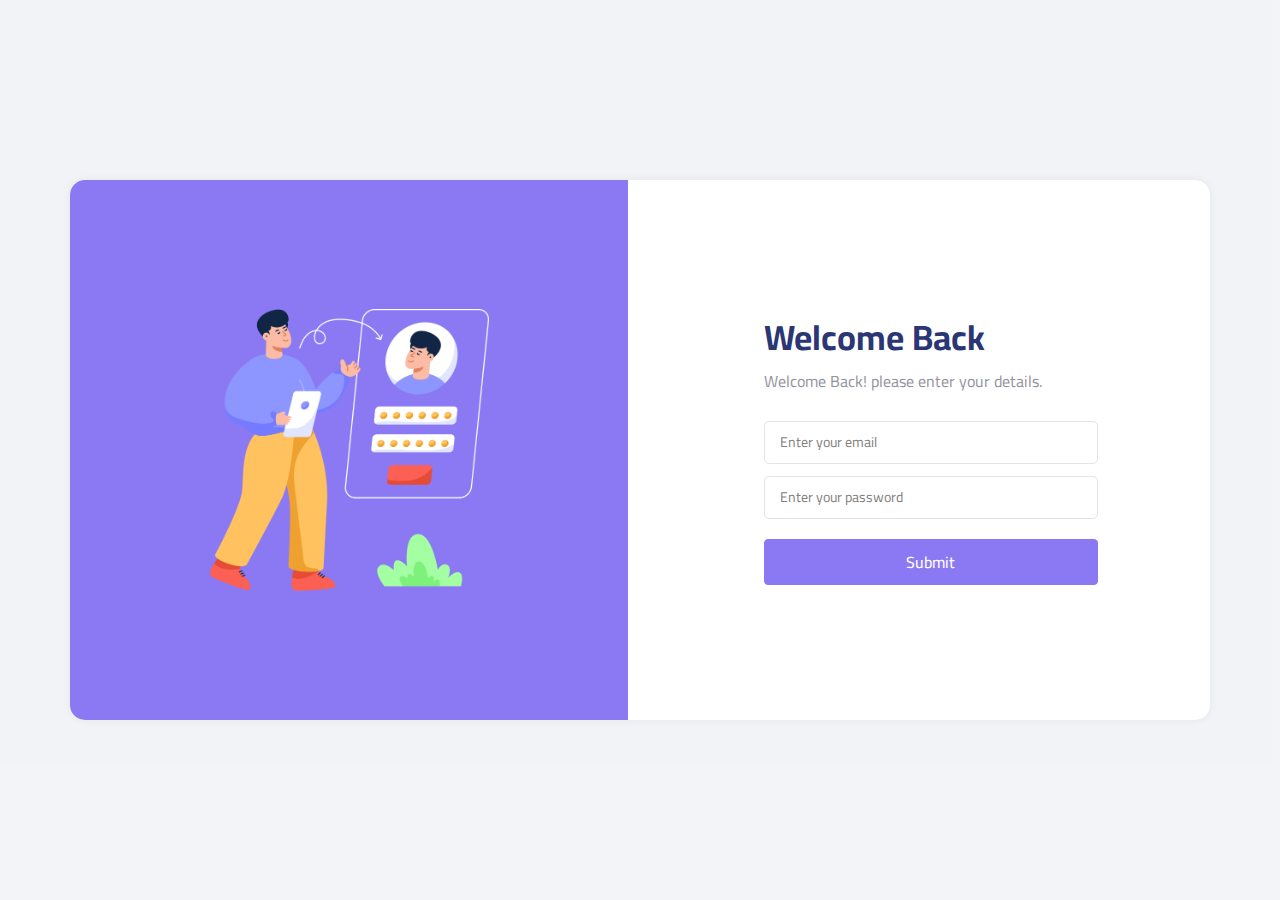
<file: login.html>
<!DOCTYPE html>
<html lang="en">

<head>
    <meta charset="UTF-8">
    <meta name="viewport" content="width=device-width, initial-scale=1.0">
    <title>Alphabets</title>
    <link rel="shortcut icon" href="assets/images/favicon.png">
    <link rel="stylesheet" href="assets/css/bootstrap.min.css">
    <link rel="stylesheet" href="assets/font-awsome/css/all.min.css">
    <link rel="stylesheet" href="assets/css/style.css">
</head>

<body>
    <div class="loader" id="loading">
        <div class="spinner"></div>
    </div>
    <section class="login-page">
        <div class="container px-0">
            <div class="row">
                <div class="col-md-6">
                    <div class="login-left-div">
                        <img src="assets/images/login.png" alt="" class="img-fluid">
                    </div>
                </div>
                <div class="col-md-6">
                    <div class="login-right-div">
                        <div class="login-form">
                            <h2>Welcome Back</h2>
                            <p>Welcome Back! please enter your details.</p>
    
                            <div class="login-inputs">
                                <input type="text" id="email" name="email" placeholder="Enter your email" class="form-control">
                                <input type="text" id="password" name="password" placeholder="Enter your password" class="form-control">
                                <button type="button" class="btn btn-primary w-100 mt-2">Submit</button>
                            </div>
                            
                        </div>
                       
                    </div>
                </div>
            </div>
        </div>
    </section>

    <script src="assets/js/jquery/jquery.min.js"></script>
    <script src="assets/js/bootstrap.bundle.min.js"></script>
    <script>
        $(function() {
            setTimeout(function() {
                $("#loading").hide();
            }, 500)

        })

    </script>
    
</body>

</html>
</file>
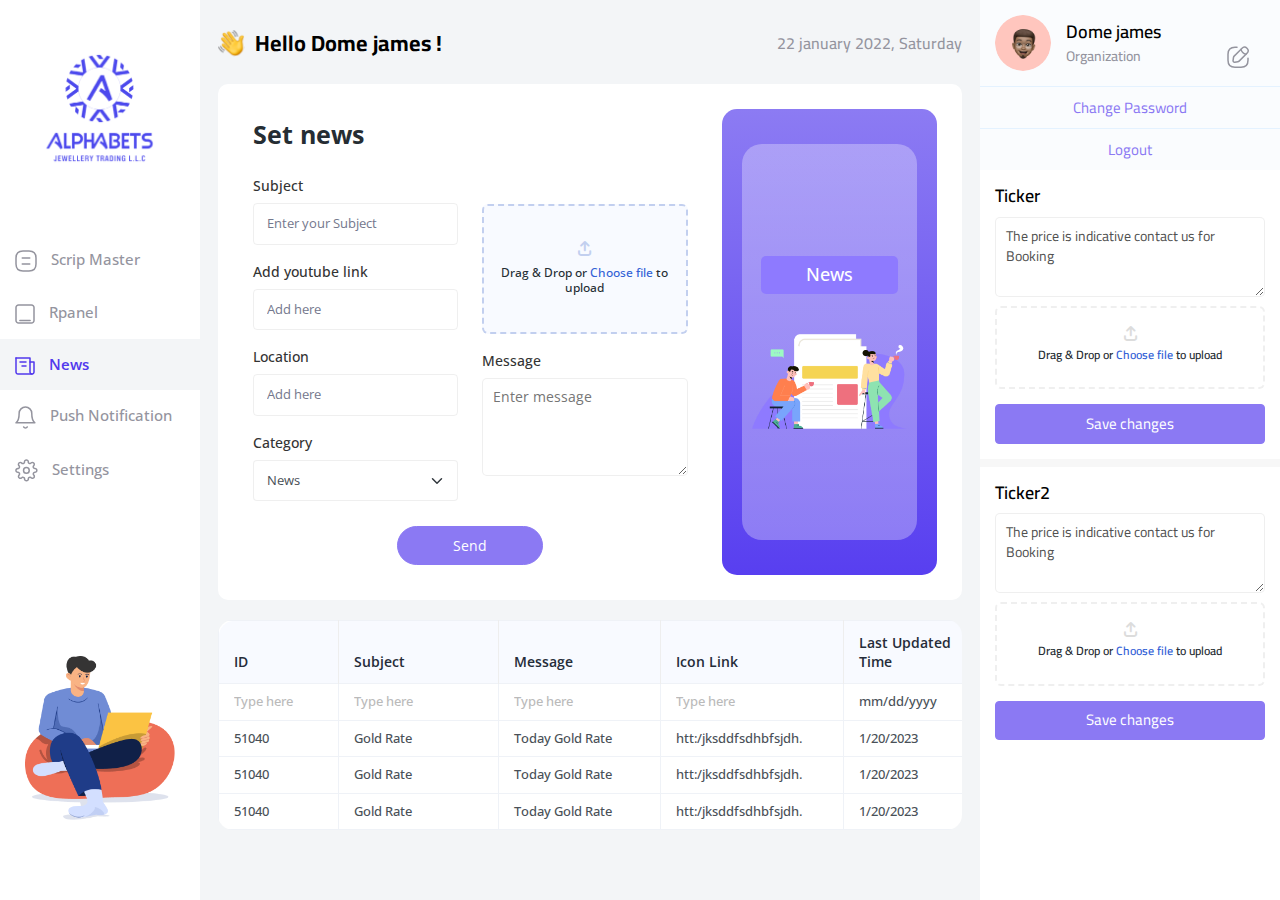
<file: news.html>
<!DOCTYPE html>
<html lang="en">

<head>
    <meta charset="UTF-8">
    <meta name="viewport" content="width=device-width, initial-scale=1.0">
    <title>Alphabets</title>
    <link rel="shortcut icon" href="assets/images/favicon.png">
    <link rel="stylesheet" href="assets/css/bootstrap.min.css">
    <link rel="stylesheet" href="assets/js/dropzone/dropzone.min.css">
    <link rel="stylesheet" href="assets/font-awsome/css/all.min.css">
    <link rel="stylesheet" href="assets/css/style.css">
</head>

<body>
    <div class="loader" id="loading">
        <div class="spinner"></div>
    </div>
    <div class="layout">
        <div class="left-bar">
            <div class="logo">
                <img src="assets/images/logo.png" alt="">
            </div>
            <nav class="navbar navbar-expand-lg navbar-light">
                <div class="container-fluid px-0">
                    <button class="navbar-toggler" type="button" data-bs-toggle="collapse" data-bs-target="#navbarNav"
                        aria-controls="navbarNav" aria-expanded="false" aria-label="Toggle navigation">
                        <span class="navbar-toggler-icon"></span>
                    </button>
                    <div class="collapse navbar-collapse" id="navbarNav">
                        <ul class="navbar-nav">
                            <li class="nav-item">
                                <a class="nav-link" href="index.html"><svg width="22" height="22"
                                        viewBox="0 0 22 22" fill="none" xmlns="http://www.w3.org/2000/svg">
                                        <path
                                            d="M14.75 8H7.25M14.75 14H7.25M8 21H14C19 21 21 19 21 14V8C21 3 19 1 14 1H8C3 1 1 3 1 8V14C1 19 3 21 8 21Z"
                                            stroke="#94949E" stroke-width="1.5" stroke-linecap="round"
                                            stroke-linejoin="round" />
                                    </svg>
                                    Scrip Master</a>
                            </li>
                            <li class="nav-item">
                                <a class="nav-link" href="rpanel.html"><svg width="20" height="20" viewBox="0 0 20 20" fill="none"
                                        xmlns="http://www.w3.org/2000/svg">
                                        <path
                                            d="M4.85714 16.4286H15.1429M3.57143 1H16.4286C17.1106 1 17.7646 1.27092 18.2468 1.75315C18.7291 2.23539 19 2.88944 19 3.57143V16.4286C19 17.1106 18.7291 17.7646 18.2468 18.2468C17.7646 18.7291 17.1106 19 16.4286 19H3.57143C2.88944 19 2.23539 18.7291 1.75315 18.2468C1.27092 17.7646 1 17.1106 1 16.4286V3.57143C1 2.88944 1.27092 2.23539 1.75315 1.75315C2.23539 1.27092 2.88944 1 3.57143 1Z"
                                            stroke="#94949E" stroke-width="1.5" stroke-linecap="round"
                                            stroke-linejoin="round" />
                                    </svg>
                                    Rpanel</a>
                            </li>
                            <li class="nav-item">
                                <a class="nav-link active" aria-current="page"  href="news.html"><svg width="20" height="18" viewBox="0 0 20 18" fill="none"
                                        xmlns="http://www.w3.org/2000/svg">
                                        <path
                                            d="M1 1V15C1 15.5304 1.21071 16.0391 1.58579 16.4142C1.96086 16.7893 2.46957 17 3 17H17C17.5304 17 18.0391 16.7893 18.4142 16.4142C18.7893 16.0391 19 15.5304 19 15V5H15"
                                            stroke="#94949E" stroke-width="1.5" stroke-linecap="round"
                                            stroke-linejoin="round" />
                                        <path
                                            d="M1 1H15V15C15 15.5304 15.2107 16.0391 15.5858 16.4142C15.9609 16.7893 16.4696 17 17 17M11 5H5M11 9H7"
                                            stroke="#94949E" stroke-width="1.5" stroke-linecap="round"
                                            stroke-linejoin="round" />
                                    </svg>
                                    News </a>
                            </li>
                            <li class="nav-item">
                                <a class="nav-link" href="notification.html"><svg width="21" height="23" viewBox="0 0 21 23" fill="none"
                                        xmlns="http://www.w3.org/2000/svg">
                                        <path
                                            d="M12.2666 20.95C12.082 21.2682 11.817 21.5323 11.4982 21.716C11.1794 21.8996 10.818 21.9962 10.4501 21.9962C10.0822 21.9962 9.72071 21.8996 9.40191 21.716C9.08311 21.5323 8.81815 21.2682 8.63354 20.95"
                                            stroke="#94949E" stroke-width="1.5" stroke-linecap="round"
                                            stroke-linejoin="round" />
                                        <path
                                            d="M16.7501 7.30005C16.7501 5.62918 16.0864 4.02673 14.9049 2.84524C13.7234 1.66375 12.121 1 10.4501 1C8.7792 1 7.17676 1.66375 5.99527 2.84524C4.81378 4.02673 4.15003 5.62918 4.15003 7.30005C4.15003 14.6501 1 16.7501 1 16.7501H19.9002C19.9002 16.7501 16.7501 14.6501 16.7501 7.30005Z"
                                            stroke="#94949E" stroke-width="1.5" stroke-linecap="round"
                                            stroke-linejoin="round" />
                                    </svg>
                                    Push Notification </a>
                            </li>
                            <li class="nav-item ticker-nav">
                                <a class="nav-link" href="ticker.html"><svg width="22" height="22" viewBox="0 0 22 22"
                                        fill="none" xmlns="http://www.w3.org/2000/svg">
                                        <path
                                            d="M21 7V12C21 16 19 18 15 18H14.5C14.19 18 13.89 18.15 13.7 18.4L12.2 20.4C11.54 21.28 10.46 21.28 9.8 20.4L8.3 18.4C8.14 18.18 7.77 18 7.5 18H7C3 18 1 17 1 12V7C1 3 3 1 7 1H11"
                                            stroke="#94949E" stroke-width="1.5" stroke-miterlimit="10"
                                            stroke-linecap="round" stroke-linejoin="round" />
                                        <path
                                            d="M14.2 3.62008C13.87 2.63008 14.26 1.41008 15.34 1.07008C15.9 0.90008 16.6 1.04008 17 1.57008C17.38 1.02008 18.1 0.90008 18.66 1.07008C19.74 1.40008 20.13 2.63008 19.8 3.62008C19.29 5.19008 17.5 6.00008 17 6.00008C16.5 6.00008 14.73 5.20008 14.2 3.62008Z"
                                            stroke="#94949E" stroke-width="1.5" stroke-linecap="round"
                                            stroke-linejoin="round" />
                                        <path d="M14.996 10H15.006M10.995 10H11.005M6.995 10H7.003" stroke="#94949E"
                                            stroke-width="2" stroke-linecap="round" stroke-linejoin="round" />
                                    </svg>

                                    Ticker </a>
                            </li>
                            <li class="nav-item">
                                <a class="nav-link" href="settings.html"><svg width="23" height="23" viewBox="0 0 23 23" fill="none"
                                        xmlns="http://www.w3.org/2000/svg">
                                        <path
                                            d="M11.39 14.2375C12.9626 14.2375 14.2375 12.9626 14.2375 11.39C14.2375 9.81735 12.9626 8.54248 11.39 8.54248C9.81735 8.54248 8.54248 9.81735 8.54248 11.39C8.54248 12.9626 9.81735 14.2375 11.39 14.2375Z"
                                            stroke="#94949E" stroke-width="1.5" stroke-linecap="round"
                                            stroke-linejoin="round" />
                                        <path
                                            d="M18.4139 14.2376C18.2875 14.5238 18.2498 14.8414 18.3057 15.1493C18.3615 15.4572 18.5083 15.7413 18.7271 15.965L18.7841 16.022C18.9606 16.1983 19.1006 16.4077 19.1961 16.6381C19.2916 16.8686 19.3408 17.1156 19.3408 17.3651C19.3408 17.6145 19.2916 17.8616 19.1961 18.092C19.1006 18.3225 18.9606 18.5318 18.7841 18.7081C18.6078 18.8846 18.3984 19.0246 18.1679 19.1202C17.9375 19.2157 17.6905 19.2649 17.441 19.2649C17.1915 19.2649 16.9445 19.2157 16.714 19.1202C16.4836 19.0246 16.2742 18.8846 16.0979 18.7081L16.041 18.6512C15.8173 18.4324 15.5331 18.2856 15.2252 18.2297C14.9173 18.1739 14.5998 18.2116 14.3135 18.338C14.0328 18.4583 13.7933 18.6581 13.6247 18.9127C13.456 19.1674 13.3655 19.4658 13.3643 19.7712V19.9326C13.3643 20.436 13.1643 20.9189 12.8083 21.2749C12.4523 21.6309 11.9695 21.8309 11.466 21.8309C10.9625 21.8309 10.4797 21.6309 10.1237 21.2749C9.76765 20.9189 9.56765 20.436 9.56765 19.9326V19.8471C9.5603 19.533 9.45861 19.2283 9.27579 18.9727C9.09298 18.7171 8.83749 18.5224 8.54255 18.4139C8.25627 18.2875 7.9387 18.2498 7.63079 18.3057C7.32289 18.3615 7.03877 18.5083 6.81507 18.7271L6.75812 18.7841C6.58181 18.9606 6.37245 19.1006 6.142 19.1961C5.91154 19.2916 5.66452 19.3408 5.41505 19.3408C5.16558 19.3408 4.91855 19.2916 4.6881 19.1961C4.45765 19.1006 4.24828 18.9606 4.07198 18.7841C3.89548 18.6078 3.75546 18.3984 3.65993 18.1679C3.56439 17.9375 3.51522 17.6905 3.51522 17.441C3.51522 17.1915 3.56439 16.9445 3.65993 16.714C3.75546 16.4836 3.89548 16.2742 4.07198 16.0979L4.12893 16.041C4.34774 15.8173 4.49453 15.5331 4.55036 15.2252C4.60619 14.9173 4.5685 14.5998 4.44215 14.3135C4.32183 14.0328 4.12205 13.7933 3.8674 13.6247C3.61275 13.456 3.31434 13.3655 3.00891 13.3643H2.84755C2.34408 13.3643 1.86123 13.1643 1.50523 12.8083C1.14922 12.4523 0.949219 11.9695 0.949219 11.466C0.949219 10.9625 1.14922 10.4797 1.50523 10.1237C1.86123 9.76766 2.34408 9.56765 2.84755 9.56765H2.93298C3.24715 9.5603 3.55184 9.45861 3.80744 9.27579C4.06305 9.09298 4.25774 8.83749 4.36622 8.54255C4.49257 8.25627 4.53026 7.9387 4.47443 7.63079C4.4186 7.32289 4.27181 7.03877 4.05299 6.81507L3.99604 6.75812C3.81954 6.58182 3.67952 6.37245 3.58399 6.142C3.48846 5.91154 3.43929 5.66452 3.43929 5.41505C3.43929 5.16558 3.48846 4.91855 3.58399 4.6881C3.67952 4.45765 3.81954 4.24828 3.99604 4.07198C4.17235 3.89548 4.38171 3.75546 4.61217 3.65993C4.84262 3.56439 5.08964 3.51522 5.33911 3.51522C5.58859 3.51522 5.83561 3.56439 6.06606 3.65993C6.29652 3.75546 6.50588 3.89548 6.68219 4.07198L6.73914 4.12893C6.96283 4.34775 7.24695 4.49453 7.55486 4.55036C7.86276 4.60619 8.18033 4.5685 8.46662 4.44215H8.54255C8.82329 4.32183 9.06271 4.12205 9.23136 3.8674C9.4 3.61275 9.4905 3.31434 9.49172 3.00891V2.84755C9.49172 2.34408 9.69172 1.86123 10.0477 1.50523C10.4037 1.14922 10.8866 0.949219 11.3901 0.949219C11.8935 0.949219 12.3764 1.14922 12.7324 1.50523C13.0884 1.86123 13.2884 2.34408 13.2884 2.84755V2.93298C13.2896 3.23841 13.3801 3.53681 13.5487 3.79147C13.7174 4.04612 13.9568 4.2459 14.2376 4.36622C14.5238 4.49257 14.8414 4.53026 15.1493 4.47443C15.4572 4.4186 15.7413 4.27181 15.965 4.05299L16.022 3.99604C16.1983 3.81954 16.4077 3.67952 16.6381 3.58399C16.8686 3.48846 17.1156 3.43929 17.3651 3.43929C17.6145 3.43929 17.8616 3.48846 18.092 3.58399C18.3225 3.67952 18.5318 3.81954 18.7081 3.99604C18.8846 4.17235 19.0246 4.38171 19.1202 4.61217C19.2157 4.84262 19.2649 5.08964 19.2649 5.33911C19.2649 5.58859 19.2157 5.83561 19.1202 6.06606C19.0246 6.29652 18.8846 6.50588 18.7081 6.68219L18.6512 6.73914C18.4324 6.96283 18.2856 7.24696 18.2297 7.55486C18.1739 7.86277 18.2116 8.18034 18.338 8.46662V8.54255C18.4583 8.82329 18.6581 9.06271 18.9127 9.23136C19.1674 9.4 19.4658 9.4905 19.7712 9.49172H19.9326C20.436 9.49172 20.9189 9.69172 21.2749 10.0477C21.6309 10.4037 21.8309 10.8866 21.8309 11.3901C21.8309 11.8935 21.6309 12.3764 21.2749 12.7324C20.9189 13.0884 20.436 13.2884 19.9326 13.2884H19.8471C19.5417 13.2896 19.2433 13.3801 18.9886 13.5487C18.734 13.7174 18.5342 13.9568 18.4139 14.2376Z"
                                            stroke="#94949E" stroke-width="1.5" stroke-linecap="round"
                                            stroke-linejoin="round" />
                                    </svg>
                                    Settings </a>
                            </li>
                        </ul>
                    </div>
                </div>
                <div class="dropdown user-drodwn">
                    <button class="btn btn-secondary dropdown-toggle" type="button" id="dropdownMenuButton" data-bs-toggle="dropdown" aria-expanded="false">
                        <img src="assets/images/users/user-s.png" alt="">
                         <i class="mdi mdi-chevron-down"></i>
                    </button>
                    <div class="dropdown-menu" aria-labelledby="dropdownMenuButton">
                        <a class="dropdown-item" href="#" data-bs-toggle="modal" data-bs-target="#profile-edits">Profile</a>
                        <a class="dropdown-item" href="#" data-bs-toggle="modal" data-bs-target="#change-password">Change Password</a>
                        <a class="dropdown-item" href="#">Logout</a>
                    </div>
                </div>
            </nav>
            <div class="bottom-img">
                <img src="assets/images/left-bar-img.png" alt="">
            </div>
        </div>
        <div class="main-content">
            <div class="top-head">
                <div class="hello-msg"><svg width="27" height="27" viewBox="0 0 27 27" fill="none" xmlns="http://www.w3.org/2000/svg" xmlns:xlink="http://www.w3.org/1999/xlink">
                    <rect width="26.2231" height="26.2231" fill="url(#pattern0)"/>
                    <defs>
                    <pattern id="pattern0" patternContentUnits="objectBoundingBox" width="1" height="1">
                    <use xlink:href="#image0_21_2563" transform="scale(0.0138889)"/>
                    </pattern>
                    <image id="image0_21_2563" width="72" height="72" xlink:href="[data-uri]"/>
                    </defs>
                    </svg>
                    
                    <h2>Hello Dome james !</h2>
                </div>
                <h6>22 january 2022, Saturday</h6>
            </div>

            <div class="news">
                <div class="row">
                    <div class="col-md-8">
                        <div class="news-form">
                            <h3>Set news</h3>
                            <div class="row">
                                <div class="col-md-6">
                                    <div class="form-group">
                                        <label for="subject">Subject</label>
                                        <input type="text" id="subject" name="subject" placeholder="Enter your Subject" class="form-control">
                                    </div>
                                    <div class="form-group">
                                        <label for="link">Add youtube link</label>
                                        <input type="text" id="link" name="link" placeholder="Add here" class="form-control">
                                    </div>
                                    <div class="form-group">
                                        <label for="location">Location</label>
                                        <input type="text" id="location" name="location" placeholder="Add here" class="form-control">
                                    </div>
                                    <div class="form-group">
                                        <label for="category">Category</label>
                                        <select name="category" id="category" class="form-control form-select">
                                            <option value="1">News</option>
                                            <option value="2">News</option>
                                            <option value="3">News</option>
                                        </select>
                                    </div>
                                </div>
                                <div class="col-md-6">
                                   
          
                                    <form action="#" class="dropzone">
                                      <div class="fallback">
                                          <input name="file" type="file" multiple="multiple">
                                      </div>
                                      <div class="dz-message needsclick">
                                          <div class="">
                                              <i class="display-4 text-muted bx bxs-cloud-upload"></i>
                                          </div>
                                          <i class="fa-solid fa-arrow-up-from-bracket"></i>
                                          <h4>Drag & Drop or <a href="#">Choose file </a> to upload</h4>
                                      </div>
                                  </form>
                                  <div class="form-group">
                                    <label for="message">Message</label>
                                    <textarea name="message" id="message" cols="30" rows="4" class="textarea-input" placeholder="Enter message"></textarea>
                                </div>
                                
                                </div>
                                <div class="col-md-12 text-center">
                                    <button type="button" class="btn btn-primary waves-effect waves-light">
                                        Send
                                    </button>
                                </div>
                            </div>
                        </div>
                    </div>
                    <div class="col-md-4">
                        <div class="news-img-div">
                            <div class="news-img-subdiv">
                                <div>
                                    <h4>News</h4>
                                    <img src="assets/images/news.png" alt="">
                                </div>
                       
                            </div>
                        </div>
                    </div>
                </div>
            </div>

            <div class="news-table">
                <table class="table table-bordered mb-0">
        
                    <thead>
                        <tr>
                            <th style="width: 120px">ID</th>
                            <th>Subject</th>
                            <th>Message</th>
                            <th>Icon Link</th>
                            <th>Last Updated Time</th>
                            <th>Entry Date Time</th>   
                            <th>Category</th>    
                            <th>Entry Login ID</th>  
                            <th></th>                     
                        </tr>
                    </thead>
                    <tbody>
                        <tr>
                            <td>
                                <input type="text" class="form-control" placeholder="Type here">
                            </td>
                            <td>
                                <input type="text" class="form-control" placeholder="Type here">
                            </td>
                            <td>
                                <input type="text" class="form-control" placeholder="Type here">
                            </td>
                            <td>
                                <input type="text" class="form-control" placeholder="Type here">
                            </td>
                            <td>
                                <input type="date" class="form-control">
                            </td>
                            <td>
                                <input type="date" class="form-control">
                            </td>
                            <td>
                                <select class="form-control form-select">
                                    <option value="1">News</option>
                                    <option value="2">News</option>
                                    <option value="3">News</option>
                                </select>
                            </td>
                            <td>
                                <input type="text" class="form-control" placeholder="Type here">
                            </td>
                            <td>
                                <a href="#"><svg width="20" height="18" viewBox="0 0 20 18" fill="none" xmlns="http://www.w3.org/2000/svg">
                                     <path d="M10 11.5C10.663 11.5 11.2989 11.2366 11.7678 10.7678C12.2366 10.2989 12.5 9.66304 12.5 9C12.5 8.33696 12.2366 7.70107 11.7678 7.23223C11.2989 6.76339 10.663 6.5 10 6.5C9.33696 6.5 8.70107 6.76339 8.23223 7.23223C7.76339 7.70107 7.5 8.33696 7.5 9C7.5 9.66304 7.76339 10.2989 8.23223 10.7678C8.70107 11.2366 9.33696 11.5 10 11.5Z" stroke="#515151" stroke-width="1.5" stroke-miterlimit="10" stroke-linecap="round" stroke-linejoin="round"/>
                                     <path d="M1.66675 9.73336V8.26669C1.66675 7.40003 2.37508 6.68336 3.25008 6.68336C4.75841 6.68336 5.37508 5.61669 4.61675 4.30836C4.18341 3.55836 4.44175 2.58336 5.20008 2.15003L6.64175 1.32503C7.30008 0.933362 8.15008 1.1667 8.54175 1.82503L8.63341 1.98336C9.38341 3.29169 10.6167 3.29169 11.3751 1.98336L11.4667 1.82503C11.8584 1.1667 12.7084 0.933362 13.3667 1.32503L14.8084 2.15003C15.5667 2.58336 15.8251 3.55836 15.3917 4.30836C14.6334 5.61669 15.2501 6.68336 16.7584 6.68336C17.6251 6.68336 18.3417 7.39169 18.3417 8.26669V9.73336C18.3417 10.6 17.6334 11.3167 16.7584 11.3167C15.2501 11.3167 14.6334 12.3834 15.3917 13.6917C15.8251 14.45 15.5667 15.4167 14.8084 15.85L13.3667 16.675C12.7084 17.0667 11.8584 16.8334 11.4667 16.175L11.3751 16.0167C10.6251 14.7084 9.39175 14.7084 8.63341 16.0167L8.54175 16.175C8.15008 16.8334 7.30008 17.0667 6.64175 16.675L5.20008 15.85C4.83683 15.6409 4.5714 15.2961 4.46204 14.8915C4.35267 14.4869 4.40831 14.0554 4.61675 13.6917C5.37508 12.3834 4.75841 11.3167 3.25008 11.3167C2.37508 11.3167 1.66675 10.6 1.66675 9.73336Z" stroke="#515151" stroke-width="1.5" stroke-miterlimit="10" stroke-linecap="round" stroke-linejoin="round"/>
                                     </svg>
                                 </a>   
                             </td>
                        </tr>
                        <tr>
                            <td>51040</td>
                            <td>Gold Rate</td>
                            <td>Today Gold Rate</td>
                            <td>htt:/jksddfsdhbfsjdh.</td>
                            <td>1/20/2023</td>
                            <td>1/20/2023</td>
                            <td>News</td>
                            <td>Rizan</td>
                            <td>
                                <a href="#"><svg width="20" height="18" viewBox="0 0 20 18" fill="none" xmlns="http://www.w3.org/2000/svg">
                                     <path d="M10 11.5C10.663 11.5 11.2989 11.2366 11.7678 10.7678C12.2366 10.2989 12.5 9.66304 12.5 9C12.5 8.33696 12.2366 7.70107 11.7678 7.23223C11.2989 6.76339 10.663 6.5 10 6.5C9.33696 6.5 8.70107 6.76339 8.23223 7.23223C7.76339 7.70107 7.5 8.33696 7.5 9C7.5 9.66304 7.76339 10.2989 8.23223 10.7678C8.70107 11.2366 9.33696 11.5 10 11.5Z" stroke="#515151" stroke-width="1.5" stroke-miterlimit="10" stroke-linecap="round" stroke-linejoin="round"/>
                                     <path d="M1.66675 9.73336V8.26669C1.66675 7.40003 2.37508 6.68336 3.25008 6.68336C4.75841 6.68336 5.37508 5.61669 4.61675 4.30836C4.18341 3.55836 4.44175 2.58336 5.20008 2.15003L6.64175 1.32503C7.30008 0.933362 8.15008 1.1667 8.54175 1.82503L8.63341 1.98336C9.38341 3.29169 10.6167 3.29169 11.3751 1.98336L11.4667 1.82503C11.8584 1.1667 12.7084 0.933362 13.3667 1.32503L14.8084 2.15003C15.5667 2.58336 15.8251 3.55836 15.3917 4.30836C14.6334 5.61669 15.2501 6.68336 16.7584 6.68336C17.6251 6.68336 18.3417 7.39169 18.3417 8.26669V9.73336C18.3417 10.6 17.6334 11.3167 16.7584 11.3167C15.2501 11.3167 14.6334 12.3834 15.3917 13.6917C15.8251 14.45 15.5667 15.4167 14.8084 15.85L13.3667 16.675C12.7084 17.0667 11.8584 16.8334 11.4667 16.175L11.3751 16.0167C10.6251 14.7084 9.39175 14.7084 8.63341 16.0167L8.54175 16.175C8.15008 16.8334 7.30008 17.0667 6.64175 16.675L5.20008 15.85C4.83683 15.6409 4.5714 15.2961 4.46204 14.8915C4.35267 14.4869 4.40831 14.0554 4.61675 13.6917C5.37508 12.3834 4.75841 11.3167 3.25008 11.3167C2.37508 11.3167 1.66675 10.6 1.66675 9.73336Z" stroke="#515151" stroke-width="1.5" stroke-miterlimit="10" stroke-linecap="round" stroke-linejoin="round"/>
                                     </svg>
                                 </a>   
                             </td>
                        </tr>
                        <tr>
                            <td>51040</td>
                            <td>Gold Rate</td>
                            <td>Today Gold Rate</td>
                            <td>htt:/jksddfsdhbfsjdh.</td>
                            <td>1/20/2023</td>
                            <td>1/20/2023</td>
                            <td>News</td>
                            <td>Rizan</td>
                            <td>
                                <a href="#"><svg width="20" height="18" viewBox="0 0 20 18" fill="none" xmlns="http://www.w3.org/2000/svg">
                                     <path d="M10 11.5C10.663 11.5 11.2989 11.2366 11.7678 10.7678C12.2366 10.2989 12.5 9.66304 12.5 9C12.5 8.33696 12.2366 7.70107 11.7678 7.23223C11.2989 6.76339 10.663 6.5 10 6.5C9.33696 6.5 8.70107 6.76339 8.23223 7.23223C7.76339 7.70107 7.5 8.33696 7.5 9C7.5 9.66304 7.76339 10.2989 8.23223 10.7678C8.70107 11.2366 9.33696 11.5 10 11.5Z" stroke="#515151" stroke-width="1.5" stroke-miterlimit="10" stroke-linecap="round" stroke-linejoin="round"/>
                                     <path d="M1.66675 9.73336V8.26669C1.66675 7.40003 2.37508 6.68336 3.25008 6.68336C4.75841 6.68336 5.37508 5.61669 4.61675 4.30836C4.18341 3.55836 4.44175 2.58336 5.20008 2.15003L6.64175 1.32503C7.30008 0.933362 8.15008 1.1667 8.54175 1.82503L8.63341 1.98336C9.38341 3.29169 10.6167 3.29169 11.3751 1.98336L11.4667 1.82503C11.8584 1.1667 12.7084 0.933362 13.3667 1.32503L14.8084 2.15003C15.5667 2.58336 15.8251 3.55836 15.3917 4.30836C14.6334 5.61669 15.2501 6.68336 16.7584 6.68336C17.6251 6.68336 18.3417 7.39169 18.3417 8.26669V9.73336C18.3417 10.6 17.6334 11.3167 16.7584 11.3167C15.2501 11.3167 14.6334 12.3834 15.3917 13.6917C15.8251 14.45 15.5667 15.4167 14.8084 15.85L13.3667 16.675C12.7084 17.0667 11.8584 16.8334 11.4667 16.175L11.3751 16.0167C10.6251 14.7084 9.39175 14.7084 8.63341 16.0167L8.54175 16.175C8.15008 16.8334 7.30008 17.0667 6.64175 16.675L5.20008 15.85C4.83683 15.6409 4.5714 15.2961 4.46204 14.8915C4.35267 14.4869 4.40831 14.0554 4.61675 13.6917C5.37508 12.3834 4.75841 11.3167 3.25008 11.3167C2.37508 11.3167 1.66675 10.6 1.66675 9.73336Z" stroke="#515151" stroke-width="1.5" stroke-miterlimit="10" stroke-linecap="round" stroke-linejoin="round"/>
                                     </svg>
                                 </a>   
                             </td>
                        </tr>
                        <tr>
                            <td>51040</td>
                            <td>Gold Rate</td>
                            <td>Today Gold Rate</td>
                            <td>htt:/jksddfsdhbfsjdh.</td>
                            <td>1/20/2023</td>
                            <td>1/20/2023</td>
                            <td>News</td>
                            <td>Rizan</td>
                            <td>
                                <a href="#"><svg width="20" height="18" viewBox="0 0 20 18" fill="none" xmlns="http://www.w3.org/2000/svg">
                                     <path d="M10 11.5C10.663 11.5 11.2989 11.2366 11.7678 10.7678C12.2366 10.2989 12.5 9.66304 12.5 9C12.5 8.33696 12.2366 7.70107 11.7678 7.23223C11.2989 6.76339 10.663 6.5 10 6.5C9.33696 6.5 8.70107 6.76339 8.23223 7.23223C7.76339 7.70107 7.5 8.33696 7.5 9C7.5 9.66304 7.76339 10.2989 8.23223 10.7678C8.70107 11.2366 9.33696 11.5 10 11.5Z" stroke="#515151" stroke-width="1.5" stroke-miterlimit="10" stroke-linecap="round" stroke-linejoin="round"/>
                                     <path d="M1.66675 9.73336V8.26669C1.66675 7.40003 2.37508 6.68336 3.25008 6.68336C4.75841 6.68336 5.37508 5.61669 4.61675 4.30836C4.18341 3.55836 4.44175 2.58336 5.20008 2.15003L6.64175 1.32503C7.30008 0.933362 8.15008 1.1667 8.54175 1.82503L8.63341 1.98336C9.38341 3.29169 10.6167 3.29169 11.3751 1.98336L11.4667 1.82503C11.8584 1.1667 12.7084 0.933362 13.3667 1.32503L14.8084 2.15003C15.5667 2.58336 15.8251 3.55836 15.3917 4.30836C14.6334 5.61669 15.2501 6.68336 16.7584 6.68336C17.6251 6.68336 18.3417 7.39169 18.3417 8.26669V9.73336C18.3417 10.6 17.6334 11.3167 16.7584 11.3167C15.2501 11.3167 14.6334 12.3834 15.3917 13.6917C15.8251 14.45 15.5667 15.4167 14.8084 15.85L13.3667 16.675C12.7084 17.0667 11.8584 16.8334 11.4667 16.175L11.3751 16.0167C10.6251 14.7084 9.39175 14.7084 8.63341 16.0167L8.54175 16.175C8.15008 16.8334 7.30008 17.0667 6.64175 16.675L5.20008 15.85C4.83683 15.6409 4.5714 15.2961 4.46204 14.8915C4.35267 14.4869 4.40831 14.0554 4.61675 13.6917C5.37508 12.3834 4.75841 11.3167 3.25008 11.3167C2.37508 11.3167 1.66675 10.6 1.66675 9.73336Z" stroke="#515151" stroke-width="1.5" stroke-miterlimit="10" stroke-linecap="round" stroke-linejoin="round"/>
                                     </svg>
                                 </a>   
                             </td>
                        </tr>
                        
                    </tbody>
                </table>
            </div>
          
        </div>
        <div class="right-bar">
            <div class="user-div">
                <div class="user-div-top">
                    <img src="assets/images/users/user.png" alt="" class="rounded-circle avatar-md">
                    <div class="user-details">
                        <div>
                            <h3>Dome james </h3>
                            <h5>Organization</h5>
                        </div>
    
                    </div>
                    <div class="profile-edits">
                       <a href="#" data-bs-toggle="modal" data-bs-target="#profile-edits"> <svg viewBox="0 0 23 23" fill="none" xmlns="http://www.w3.org/2000/svg">
                            <path d="M10 1.25122H8C3 1.25122 1 3.25122 1 8.25122V14.2512C1 19.2512 3 21.2512 8 21.2512H14C19 21.2512 21 19.2512 21 14.2512V12.2512" stroke="#94949E" stroke-width="1.5" stroke-linecap="round" stroke-linejoin="round"/>
                            <path d="M15.04 2.27123L7.16 10.1512C6.86 10.4512 6.56 11.0412 6.5 11.4712L6.07 14.4812C5.91 15.5712 6.68 16.3312 7.77 16.1812L10.78 15.7512C11.2 15.6912 11.79 15.3912 12.1 15.0912L19.98 7.21123C21.34 5.85123 21.98 4.27123 19.98 2.27123C17.98 0.271229 16.4 0.911229 15.04 2.27123Z" stroke="#94949E" stroke-width="1.5" stroke-miterlimit="10" stroke-linecap="round" stroke-linejoin="round"/>
                            <path d="M13.91 3.40112C14.2416 4.57859 14.87 5.65119 15.735 6.51617C16.5999 7.38115 17.6725 8.00953 18.85 8.34112" stroke="#94949E" stroke-width="1.5" stroke-miterlimit="10" stroke-linecap="round" stroke-linejoin="round"/>
                        </svg> </a>
                    </div>
                </div>
                <ul>
                    <li><a href="#" data-bs-toggle="modal" data-bs-target="#change-password">Change Password</a></li>
                    <li><a href="#">Logout</a></li>
                </ul>
            </div>
            <div class="ticker">
                <h4>Ticker</h4>
                <textarea name="" id="" cols="30" rows="3" class="textarea-input">The price is indicative contact us for Booking</textarea>
          
                  <form action="#" class="dropzone">
                    <div class="fallback">
                        <input name="file" type="file" multiple="multiple">
                    </div>
                    <div class="dz-message needsclick">
                        <div class="">
                            <i class="display-4 text-muted bx bxs-cloud-upload"></i>
                        </div>
                        <i class="fa-solid fa-arrow-up-from-bracket"></i>
                        <h4>Drag & Drop or <a href="#">Choose file </a> to upload</h4>
                    </div>
                </form>

                <button type="button" class="btn btn-primary w-100">Save changes</button>
            </div>
            <hr>
            <div class="ticker">
                <h4>Ticker2</h4>
                <textarea name="" id="" cols="30" rows="3" class="textarea-input">The price is indicative contact us for Booking</textarea>
          
                  <form action="#" class="dropzone">
                    <div class="fallback">
                        <input name="file" type="file" multiple="multiple">
                    </div>
                    <div class="dz-message needsclick">
                        <div class="">
                            <i class="display-4 text-muted bx bxs-cloud-upload"></i>
                        </div>
                        <i class="fa-solid fa-arrow-up-from-bracket"></i>
                        <h4>Drag & Drop or <a href="#">Choose file </a> to upload</h4>
                    </div>
                </form>

                <button type="button" class="btn btn-primary w-100">Save changes</button>
            </div>
        </div>
    </div>


<!-- The Modal -->
<div class="modal" id="change-password">
    <div class="modal-dialog modal-dialog-centered">
      <div class="modal-content">
        <div class="modal-body">
          <div class="row">
              <div class="col-md-12">
                  <button type="button" class="btn-close" data-bs-dismiss="modal"></button>
                  <div class="change-password">
                      <div class="pass-icn">
                          <svg viewBox="0 0 22 22" fill="none" xmlns="http://www.w3.org/2000/svg">
                              <path d="M10.02 18.5H6.5C5.88 18.5 5.33 18.48 4.84 18.41C2.21 18.12 1.5 16.88 1.5 13.5V8.5C1.5 5.12 2.21 3.88 4.84 3.59C5.33 3.52 5.88 3.5 6.5 3.5H9.96M14.02 3.5H15.5C16.12 3.5 16.67 3.52 17.16 3.59C19.79 3.88 20.5 5.12 20.5 8.5V13.5C20.5 16.88 19.79 18.12 17.16 18.41C16.67 18.48 16.12 18.5 15.5 18.5H14.02M14 1V21" stroke="black" stroke-width="1.5" stroke-linecap="round" stroke-linejoin="round"/>
                              <path d="M10.095 11H10.103M6.09399 11H6.10399" stroke="black" stroke-width="2" stroke-linecap="round" stroke-linejoin="round"/>
                          </svg>  
                      </div>
                      <h3>Set new password</h3>
                      <p>Must be at least 8 characters.</p>
                      <div class="form-group">
                          <label for="old-password">Current Password</label>
                          <input type="password" id="old-password" name="old-password" placeholder="Current Password" class="form-control">
                          <span toggle="#old-password" class="fa fa-fw fa-eye field-icon toggle-password"></span>
                      </div>
                      <div class="form-group">
                          <label for="new-password">New Password</label>
                          <input type="password" id="new-password" name="new-password" placeholder="New Password" class="form-control">
                          <span toggle="#new-password" class="fa fa-fw fa-eye field-icon toggle-password"></span>
                      </div>
                      <div class="form-group">
                          <label for="confirm-password">Confirm Password</label>
                          <input type="password" id="confirm-password" name="confirm-password" placeholder="Confirm Password" class="form-control">
                          <span toggle="#confirm-password" class="fa fa-fw fa-eye field-icon toggle-password"></span>
                      </div>
                      <button type="button" class="btn btn-primary w-100 mt-2">Reset password</button>
                  </div>
              </div>
          </div>
        </div>
      </div>
    </div>
  </div>
  <div class="modal" id="profile-edits">
      <div class="modal-dialog modal-dialog-centered">
        <div class="modal-content">
          <div class="modal-body">
            <div class="row">
                <div class="col-md-12">
                    <button type="button" class="btn-close" data-bs-dismiss="modal"></button>
                    <div class="change-password">
                          <div class="profile-picture">
                              <div class="circle">
                                  <img class="profile-pic"
                                      src="assets/images/users/user.png">
                                      <div class="p-image">
                                          <i class="fa fa-camera upload-button"></i>
                                          <input class="file-upload" type="file" accept="image/*" />
                                      </div>
                              </div>
                              
                          </div>
                          <h3>Change Profile</h3>
                          <div class="form-group">
                            <label for="name">Full Name</label>
                            <input type="text" id="name" name="name" value="Dome james" class="form-control">
                          </div>
                          <div class="form-group">
                            <label for="new-password">Organization</label>
                            <input type="text" id="new-password" name="new-password" value="Organization" class="form-control">
                          </div>
                          <button type="button" class="btn btn-primary w-100 mt-2">Save Changes</button>
                    </div>
                </div>
            </div>
          </div>
        </div>
      </div>
  </div>

    <script src="assets/js/jquery/jquery.min.js"></script>
    <script src="assets/js/bootstrap.bundle.min.js"></script>
    <script src="assets/js/dropzone/dropzone.min.js"></script>
    <script>
        $(function() {
            setTimeout(function() {
                $("#loading").hide();
            }, 500)

        })

        // password visibility

        $(".toggle-password").click(function() {

$(this).toggleClass("fa-eye fa-eye-slash");
var input = $($(this).attr("toggle"));
if (input.attr("type") == "password") {
input.attr("type", "text");
} else {
input.attr("type", "password");
}
});

// change profile pic

$(document).ready(function() {
var readURL = function(input) {
if (input.files && input.files[0]) {
var reader = new FileReader();
reader.onload = function (e) {
$('.profile-pic').attr('src', e.target.result);
}
reader.readAsDataURL(input.files[0]);
}
}
$(".file-upload").on('change', function(){
readURL(this);
});
$(".upload-button").on('click', function() {
$(".file-upload").click();
});
});
    </script>
</body>

</html>
</file>
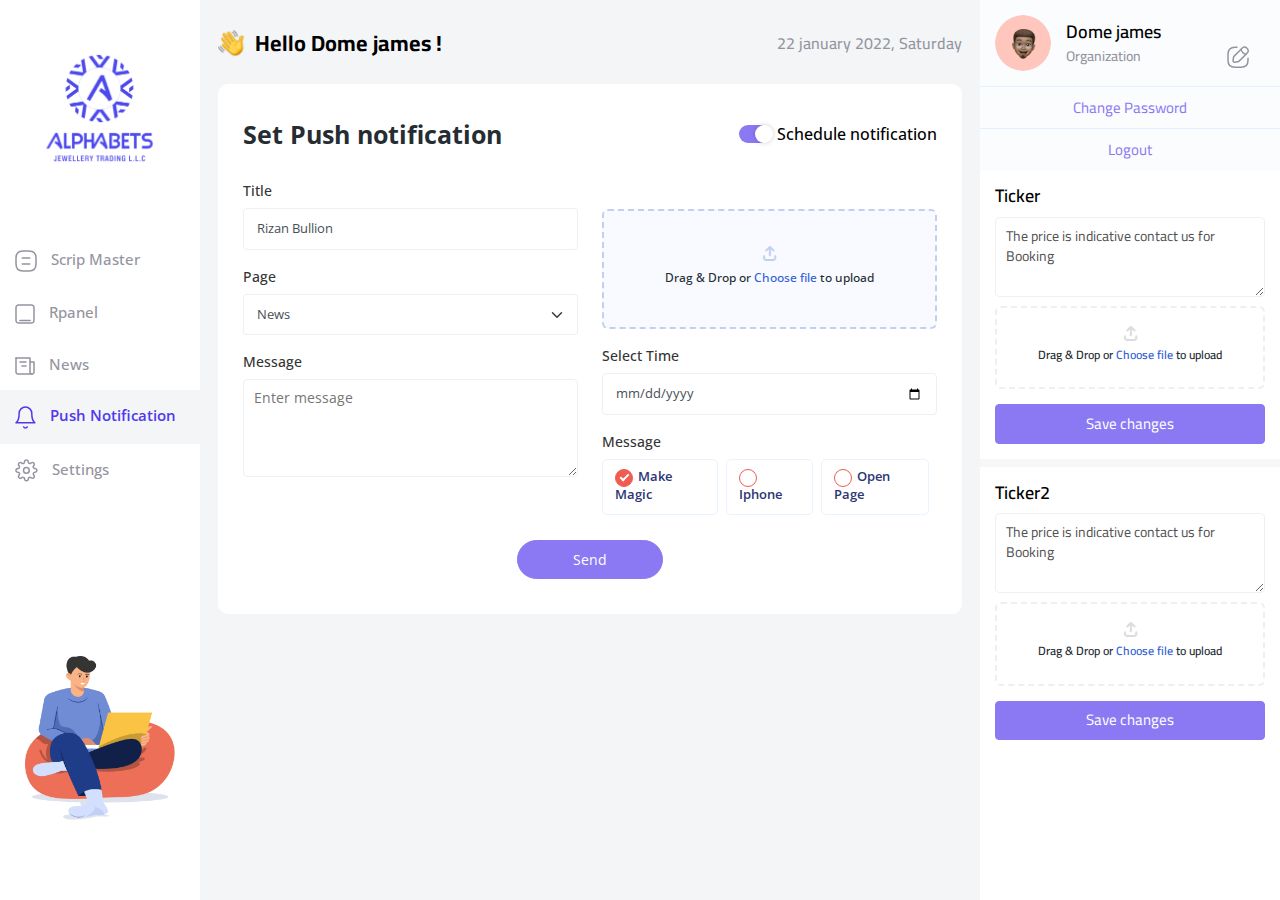
<file: notification.html>
<!DOCTYPE html>
<html lang="en">

<head>
    <meta charset="UTF-8">
    <meta name="viewport" content="width=device-width, initial-scale=1.0">
    <title>Alphabets</title>
    <link rel="shortcut icon" href="assets/images/favicon.png">
    <link rel="stylesheet" href="assets/css/bootstrap.min.css">
    <link rel="stylesheet" href="assets/js/dropzone/dropzone.min.css">
    <link rel="stylesheet" href="assets/font-awsome/css/all.min.css">
    <link rel="stylesheet" href="assets/css/style.css">
</head>

<body>
    <div class="loader" id="loading">
        <div class="spinner"></div>
    </div>
    <div class="layout">
        <div class="left-bar">
            <div class="logo">
                <img src="assets/images/logo.png" alt="">
            </div>
            <nav class="navbar navbar-expand-lg navbar-light">
                <div class="container-fluid px-0">
                    <button class="navbar-toggler" type="button" data-bs-toggle="collapse" data-bs-target="#navbarNav"
                        aria-controls="navbarNav" aria-expanded="false" aria-label="Toggle navigation">
                        <span class="navbar-toggler-icon"></span>
                    </button>
                    <div class="collapse navbar-collapse" id="navbarNav">
                        <ul class="navbar-nav">
                            <li class="nav-item">
                                <a class="nav-link" href="index.html"><svg width="22" height="22"
                                        viewBox="0 0 22 22" fill="none" xmlns="http://www.w3.org/2000/svg">
                                        <path
                                            d="M14.75 8H7.25M14.75 14H7.25M8 21H14C19 21 21 19 21 14V8C21 3 19 1 14 1H8C3 1 1 3 1 8V14C1 19 3 21 8 21Z"
                                            stroke="#94949E" stroke-width="1.5" stroke-linecap="round"
                                            stroke-linejoin="round" />
                                    </svg>
                                    Scrip Master</a>
                            </li>
                            <li class="nav-item">
                                <a class="nav-link" href="rpanel.html"><svg width="20" height="20" viewBox="0 0 20 20" fill="none"
                                        xmlns="http://www.w3.org/2000/svg">
                                        <path
                                            d="M4.85714 16.4286H15.1429M3.57143 1H16.4286C17.1106 1 17.7646 1.27092 18.2468 1.75315C18.7291 2.23539 19 2.88944 19 3.57143V16.4286C19 17.1106 18.7291 17.7646 18.2468 18.2468C17.7646 18.7291 17.1106 19 16.4286 19H3.57143C2.88944 19 2.23539 18.7291 1.75315 18.2468C1.27092 17.7646 1 17.1106 1 16.4286V3.57143C1 2.88944 1.27092 2.23539 1.75315 1.75315C2.23539 1.27092 2.88944 1 3.57143 1Z"
                                            stroke="#94949E" stroke-width="1.5" stroke-linecap="round"
                                            stroke-linejoin="round" />
                                    </svg>
                                    Rpanel</a>
                            </li>
                            <li class="nav-item">
                                <a class="nav-link" href="news.html"><svg width="20" height="18" viewBox="0 0 20 18" fill="none"
                                        xmlns="http://www.w3.org/2000/svg">
                                        <path
                                            d="M1 1V15C1 15.5304 1.21071 16.0391 1.58579 16.4142C1.96086 16.7893 2.46957 17 3 17H17C17.5304 17 18.0391 16.7893 18.4142 16.4142C18.7893 16.0391 19 15.5304 19 15V5H15"
                                            stroke="#94949E" stroke-width="1.5" stroke-linecap="round"
                                            stroke-linejoin="round" />
                                        <path
                                            d="M1 1H15V15C15 15.5304 15.2107 16.0391 15.5858 16.4142C15.9609 16.7893 16.4696 17 17 17M11 5H5M11 9H7"
                                            stroke="#94949E" stroke-width="1.5" stroke-linecap="round"
                                            stroke-linejoin="round" />
                                    </svg>
                                    News </a>
                            </li>
                            <li class="nav-item">
                                <a class="nav-link active" aria-current="page" href="notification.html"><svg width="21" height="23" viewBox="0 0 21 23" fill="none"
                                        xmlns="http://www.w3.org/2000/svg">
                                        <path
                                            d="M12.2666 20.95C12.082 21.2682 11.817 21.5323 11.4982 21.716C11.1794 21.8996 10.818 21.9962 10.4501 21.9962C10.0822 21.9962 9.72071 21.8996 9.40191 21.716C9.08311 21.5323 8.81815 21.2682 8.63354 20.95"
                                            stroke="#94949E" stroke-width="1.5" stroke-linecap="round"
                                            stroke-linejoin="round" />
                                        <path
                                            d="M16.7501 7.30005C16.7501 5.62918 16.0864 4.02673 14.9049 2.84524C13.7234 1.66375 12.121 1 10.4501 1C8.7792 1 7.17676 1.66375 5.99527 2.84524C4.81378 4.02673 4.15003 5.62918 4.15003 7.30005C4.15003 14.6501 1 16.7501 1 16.7501H19.9002C19.9002 16.7501 16.7501 14.6501 16.7501 7.30005Z"
                                            stroke="#94949E" stroke-width="1.5" stroke-linecap="round"
                                            stroke-linejoin="round" />
                                    </svg>
                                    Push Notification </a>
                            </li>
                            <li class="nav-item ticker-nav">
                                <a class="nav-link" href="ticker.html"><svg width="22" height="22" viewBox="0 0 22 22"
                                        fill="none" xmlns="http://www.w3.org/2000/svg">
                                        <path
                                            d="M21 7V12C21 16 19 18 15 18H14.5C14.19 18 13.89 18.15 13.7 18.4L12.2 20.4C11.54 21.28 10.46 21.28 9.8 20.4L8.3 18.4C8.14 18.18 7.77 18 7.5 18H7C3 18 1 17 1 12V7C1 3 3 1 7 1H11"
                                            stroke="#94949E" stroke-width="1.5" stroke-miterlimit="10"
                                            stroke-linecap="round" stroke-linejoin="round" />
                                        <path
                                            d="M14.2 3.62008C13.87 2.63008 14.26 1.41008 15.34 1.07008C15.9 0.90008 16.6 1.04008 17 1.57008C17.38 1.02008 18.1 0.90008 18.66 1.07008C19.74 1.40008 20.13 2.63008 19.8 3.62008C19.29 5.19008 17.5 6.00008 17 6.00008C16.5 6.00008 14.73 5.20008 14.2 3.62008Z"
                                            stroke="#94949E" stroke-width="1.5" stroke-linecap="round"
                                            stroke-linejoin="round" />
                                        <path d="M14.996 10H15.006M10.995 10H11.005M6.995 10H7.003" stroke="#94949E"
                                            stroke-width="2" stroke-linecap="round" stroke-linejoin="round" />
                                    </svg>

                                    Ticker </a>
                            </li>
                            <li class="nav-item">
                                <a class="nav-link" href="settings.html"><svg width="23" height="23" viewBox="0 0 23 23" fill="none"
                                        xmlns="http://www.w3.org/2000/svg">
                                        <path
                                            d="M11.39 14.2375C12.9626 14.2375 14.2375 12.9626 14.2375 11.39C14.2375 9.81735 12.9626 8.54248 11.39 8.54248C9.81735 8.54248 8.54248 9.81735 8.54248 11.39C8.54248 12.9626 9.81735 14.2375 11.39 14.2375Z"
                                            stroke="#94949E" stroke-width="1.5" stroke-linecap="round"
                                            stroke-linejoin="round" />
                                        <path
                                            d="M18.4139 14.2376C18.2875 14.5238 18.2498 14.8414 18.3057 15.1493C18.3615 15.4572 18.5083 15.7413 18.7271 15.965L18.7841 16.022C18.9606 16.1983 19.1006 16.4077 19.1961 16.6381C19.2916 16.8686 19.3408 17.1156 19.3408 17.3651C19.3408 17.6145 19.2916 17.8616 19.1961 18.092C19.1006 18.3225 18.9606 18.5318 18.7841 18.7081C18.6078 18.8846 18.3984 19.0246 18.1679 19.1202C17.9375 19.2157 17.6905 19.2649 17.441 19.2649C17.1915 19.2649 16.9445 19.2157 16.714 19.1202C16.4836 19.0246 16.2742 18.8846 16.0979 18.7081L16.041 18.6512C15.8173 18.4324 15.5331 18.2856 15.2252 18.2297C14.9173 18.1739 14.5998 18.2116 14.3135 18.338C14.0328 18.4583 13.7933 18.6581 13.6247 18.9127C13.456 19.1674 13.3655 19.4658 13.3643 19.7712V19.9326C13.3643 20.436 13.1643 20.9189 12.8083 21.2749C12.4523 21.6309 11.9695 21.8309 11.466 21.8309C10.9625 21.8309 10.4797 21.6309 10.1237 21.2749C9.76765 20.9189 9.56765 20.436 9.56765 19.9326V19.8471C9.5603 19.533 9.45861 19.2283 9.27579 18.9727C9.09298 18.7171 8.83749 18.5224 8.54255 18.4139C8.25627 18.2875 7.9387 18.2498 7.63079 18.3057C7.32289 18.3615 7.03877 18.5083 6.81507 18.7271L6.75812 18.7841C6.58181 18.9606 6.37245 19.1006 6.142 19.1961C5.91154 19.2916 5.66452 19.3408 5.41505 19.3408C5.16558 19.3408 4.91855 19.2916 4.6881 19.1961C4.45765 19.1006 4.24828 18.9606 4.07198 18.7841C3.89548 18.6078 3.75546 18.3984 3.65993 18.1679C3.56439 17.9375 3.51522 17.6905 3.51522 17.441C3.51522 17.1915 3.56439 16.9445 3.65993 16.714C3.75546 16.4836 3.89548 16.2742 4.07198 16.0979L4.12893 16.041C4.34774 15.8173 4.49453 15.5331 4.55036 15.2252C4.60619 14.9173 4.5685 14.5998 4.44215 14.3135C4.32183 14.0328 4.12205 13.7933 3.8674 13.6247C3.61275 13.456 3.31434 13.3655 3.00891 13.3643H2.84755C2.34408 13.3643 1.86123 13.1643 1.50523 12.8083C1.14922 12.4523 0.949219 11.9695 0.949219 11.466C0.949219 10.9625 1.14922 10.4797 1.50523 10.1237C1.86123 9.76766 2.34408 9.56765 2.84755 9.56765H2.93298C3.24715 9.5603 3.55184 9.45861 3.80744 9.27579C4.06305 9.09298 4.25774 8.83749 4.36622 8.54255C4.49257 8.25627 4.53026 7.9387 4.47443 7.63079C4.4186 7.32289 4.27181 7.03877 4.05299 6.81507L3.99604 6.75812C3.81954 6.58182 3.67952 6.37245 3.58399 6.142C3.48846 5.91154 3.43929 5.66452 3.43929 5.41505C3.43929 5.16558 3.48846 4.91855 3.58399 4.6881C3.67952 4.45765 3.81954 4.24828 3.99604 4.07198C4.17235 3.89548 4.38171 3.75546 4.61217 3.65993C4.84262 3.56439 5.08964 3.51522 5.33911 3.51522C5.58859 3.51522 5.83561 3.56439 6.06606 3.65993C6.29652 3.75546 6.50588 3.89548 6.68219 4.07198L6.73914 4.12893C6.96283 4.34775 7.24695 4.49453 7.55486 4.55036C7.86276 4.60619 8.18033 4.5685 8.46662 4.44215H8.54255C8.82329 4.32183 9.06271 4.12205 9.23136 3.8674C9.4 3.61275 9.4905 3.31434 9.49172 3.00891V2.84755C9.49172 2.34408 9.69172 1.86123 10.0477 1.50523C10.4037 1.14922 10.8866 0.949219 11.3901 0.949219C11.8935 0.949219 12.3764 1.14922 12.7324 1.50523C13.0884 1.86123 13.2884 2.34408 13.2884 2.84755V2.93298C13.2896 3.23841 13.3801 3.53681 13.5487 3.79147C13.7174 4.04612 13.9568 4.2459 14.2376 4.36622C14.5238 4.49257 14.8414 4.53026 15.1493 4.47443C15.4572 4.4186 15.7413 4.27181 15.965 4.05299L16.022 3.99604C16.1983 3.81954 16.4077 3.67952 16.6381 3.58399C16.8686 3.48846 17.1156 3.43929 17.3651 3.43929C17.6145 3.43929 17.8616 3.48846 18.092 3.58399C18.3225 3.67952 18.5318 3.81954 18.7081 3.99604C18.8846 4.17235 19.0246 4.38171 19.1202 4.61217C19.2157 4.84262 19.2649 5.08964 19.2649 5.33911C19.2649 5.58859 19.2157 5.83561 19.1202 6.06606C19.0246 6.29652 18.8846 6.50588 18.7081 6.68219L18.6512 6.73914C18.4324 6.96283 18.2856 7.24696 18.2297 7.55486C18.1739 7.86277 18.2116 8.18034 18.338 8.46662V8.54255C18.4583 8.82329 18.6581 9.06271 18.9127 9.23136C19.1674 9.4 19.4658 9.4905 19.7712 9.49172H19.9326C20.436 9.49172 20.9189 9.69172 21.2749 10.0477C21.6309 10.4037 21.8309 10.8866 21.8309 11.3901C21.8309 11.8935 21.6309 12.3764 21.2749 12.7324C20.9189 13.0884 20.436 13.2884 19.9326 13.2884H19.8471C19.5417 13.2896 19.2433 13.3801 18.9886 13.5487C18.734 13.7174 18.5342 13.9568 18.4139 14.2376Z"
                                            stroke="#94949E" stroke-width="1.5" stroke-linecap="round"
                                            stroke-linejoin="round" />
                                    </svg>
                                    Settings </a>
                            </li>
                        </ul>
                    </div>
                </div>
                <div class="dropdown user-drodwn">
                    <button class="btn btn-secondary dropdown-toggle" type="button" id="dropdownMenuButton" data-bs-toggle="dropdown" aria-expanded="false">
                        <img src="assets/images/users/user-s.png" alt="">
                         <i class="mdi mdi-chevron-down"></i>
                    </button>
                    <div class="dropdown-menu" aria-labelledby="dropdownMenuButton">
                        <a class="dropdown-item" href="#" data-bs-toggle="modal" data-bs-target="#profile-edits">Profile</a>
                        <a class="dropdown-item" href="#" data-bs-toggle="modal" data-bs-target="#change-password">Change Password</a>
                        <a class="dropdown-item" href="#">Logout</a>
                    </div>
                </div>
            </nav>
            <div class="bottom-img">
                <img src="assets/images/left-bar-img.png" alt="">
            </div>
        </div>
        <div class="main-content">
            <div class="top-head">
                <div class="hello-msg"><svg width="27" height="27" viewBox="0 0 27 27" fill="none" xmlns="http://www.w3.org/2000/svg" xmlns:xlink="http://www.w3.org/1999/xlink">
                    <rect width="26.2231" height="26.2231" fill="url(#pattern0)"/>
                    <defs>
                    <pattern id="pattern0" patternContentUnits="objectBoundingBox" width="1" height="1">
                    <use xlink:href="#image0_21_2563" transform="scale(0.0138889)"/>
                    </pattern>
                    <image id="image0_21_2563" width="72" height="72" xlink:href="[data-uri]"/>
                    </defs>
                    </svg>
                    
                    <h2>Hello Dome james !</h2>
                    </div>
                    <h6>22 january 2022, Saturday</h6>
            </div>

            <div class="notification-div">
                <div class="push-notification">
                    <div class="news-form">
                        <div class="title-topbar">
                            <h3>Set Push notification</h3>
                            <div class="schedule-check">
                                <div class="toggle-switch">
                                    <input id="toggle" class="toggle-input" type='checkbox' checked/>
                                    <label for="toggle" class="toggle-label"/>
                                  </div> 
                                  Schedule notification
                            </div>
                        </div>

                        <div class="row">
                            <div class="col-md-6">
                                <div class="form-group">
                                    <label for="title">Title</label>
                                    <input type="text" id="title" name="title" value="Rizan Bullion" class="form-control">
                                </div>
                                <div class="form-group">
                                    <label for="page">Page</label>
                                    <select name="page" id="page" class="form-control form-select">
                                        <option value="1">News</option>
                                        <option value="2">News</option>
                                        <option value="3">News</option>
                                    </select>
                                </div>
                                <div class="form-group">
                                    <label for="message">Message</label>
                                    <textarea name="message" id="message" cols="30" rows="4" class="textarea-input" placeholder="Enter message"></textarea>
                                </div>
                            </div>
                            <div class="col-md-6">
                               
      
                                <form action="#" class="dropzone">
                                  <div class="fallback">
                                      <input name="file" type="file" multiple="multiple">
                                  </div>
                                  <div class="dz-message needsclick">
                                      <div class="">
                                          <i class="display-4 text-muted bx bxs-cloud-upload"></i>
                                      </div>
                                      <i class="fa-solid fa-arrow-up-from-bracket"></i>
                                      <h4>Drag & Drop or <a href="#">Choose file </a> to upload</h4>
                                  </div>
                              </form>
                              <div class="form-group">
                                <label for="time">Select Time</label>
                                <input type="date" id="time" name="time" class="form-control">
                              </div>
                              <div class="form-group">
                                <label for="time">Message</label>
                                <div class="msg-check">
                                    <div class="checkbox-animate">
                                        <label>
                                          <input type="checkbox" name="check" checked>
                                          <span class="input-check"></span>
                                          Make Magic
                                        </label>
                                    </div>
                                    <div class="checkbox-animate">
                                        <label>
                                          <input type="checkbox" name="check">
                                          <span class="input-check"></span>
                                          Iphone
                                        </label>
                                    </div>
                                    <div class="checkbox-animate">
                                        <label>
                                          <input type="checkbox" name="check">
                                          <span class="input-check"></span>
                                          Open Page
                                        </label>
                                    </div>
                                </div>
                              </div>
                            
                            </div>
                            <div class="col-md-12 text-center">
                                <button type="button" class="btn btn-primary waves-effect waves-light">
                                    Send
                                </button>
                            </div>
                        </div>
                    </div>
                </div>
            </div>
          
        </div>
        <div class="right-bar">
            <div class="user-div">
                <div class="user-div-top">
                    <img src="assets/images/users/user.png" alt="" class="rounded-circle avatar-md">
                    <div class="user-details">
                        <div>
                            <h3>Dome james </h3>
                            <h5>Organization</h5>
                        </div>
    
                    </div>
                    <div class="profile-edits">
                       <a href="#" data-bs-toggle="modal" data-bs-target="#profile-edits"> <svg viewBox="0 0 23 23" fill="none" xmlns="http://www.w3.org/2000/svg">
                            <path d="M10 1.25122H8C3 1.25122 1 3.25122 1 8.25122V14.2512C1 19.2512 3 21.2512 8 21.2512H14C19 21.2512 21 19.2512 21 14.2512V12.2512" stroke="#94949E" stroke-width="1.5" stroke-linecap="round" stroke-linejoin="round"/>
                            <path d="M15.04 2.27123L7.16 10.1512C6.86 10.4512 6.56 11.0412 6.5 11.4712L6.07 14.4812C5.91 15.5712 6.68 16.3312 7.77 16.1812L10.78 15.7512C11.2 15.6912 11.79 15.3912 12.1 15.0912L19.98 7.21123C21.34 5.85123 21.98 4.27123 19.98 2.27123C17.98 0.271229 16.4 0.911229 15.04 2.27123Z" stroke="#94949E" stroke-width="1.5" stroke-miterlimit="10" stroke-linecap="round" stroke-linejoin="round"/>
                            <path d="M13.91 3.40112C14.2416 4.57859 14.87 5.65119 15.735 6.51617C16.5999 7.38115 17.6725 8.00953 18.85 8.34112" stroke="#94949E" stroke-width="1.5" stroke-miterlimit="10" stroke-linecap="round" stroke-linejoin="round"/>
                        </svg> </a>
                    </div>
                </div>
                <ul>
                    <li><a href="#" data-bs-toggle="modal" data-bs-target="#change-password">Change Password</a></li>
                    <li><a href="#">Logout</a></li>
                </ul>
            </div>
            <div class="ticker">
                <h4>Ticker</h4>
                <textarea name="" id="" cols="30" rows="3" class="textarea-input">The price is indicative contact us for Booking</textarea>
          
                  <form action="#" class="dropzone">
                    <div class="fallback">
                        <input name="file" type="file" multiple="multiple">
                    </div>
                    <div class="dz-message needsclick">
                        <div class="">
                            <i class="display-4 text-muted bx bxs-cloud-upload"></i>
                        </div>
                        <i class="fa-solid fa-arrow-up-from-bracket"></i>
                        <h4>Drag & Drop or <a href="#">Choose file </a> to upload</h4>
                    </div>
                </form>

                <button type="button" class="btn btn-primary w-100">Save changes</button>
            </div>
            <hr>
            <div class="ticker">
                <h4>Ticker2</h4>
                <textarea name="" id="" cols="30" rows="3" class="textarea-input">The price is indicative contact us for Booking</textarea>
          
                  <form action="#" class="dropzone">
                    <div class="fallback">
                        <input name="file" type="file" multiple="multiple">
                    </div>
                    <div class="dz-message needsclick">
                        <div class="">
                            <i class="display-4 text-muted bx bxs-cloud-upload"></i>
                        </div>
                        <i class="fa-solid fa-arrow-up-from-bracket"></i>
                        <h4>Drag & Drop or <a href="#">Choose file </a> to upload</h4>
                    </div>
                </form>

                <button type="button" class="btn btn-primary w-100">Save changes</button>
            </div>
        </div>
    </div>

<!-- The Modal -->
<div class="modal" id="change-password">
    <div class="modal-dialog modal-dialog-centered">
      <div class="modal-content">
        <div class="modal-body">
          <div class="row">
              <div class="col-md-12">
                  <button type="button" class="btn-close" data-bs-dismiss="modal"></button>
                  <div class="change-password">
                      <div class="pass-icn">
                          <svg viewBox="0 0 22 22" fill="none" xmlns="http://www.w3.org/2000/svg">
                              <path d="M10.02 18.5H6.5C5.88 18.5 5.33 18.48 4.84 18.41C2.21 18.12 1.5 16.88 1.5 13.5V8.5C1.5 5.12 2.21 3.88 4.84 3.59C5.33 3.52 5.88 3.5 6.5 3.5H9.96M14.02 3.5H15.5C16.12 3.5 16.67 3.52 17.16 3.59C19.79 3.88 20.5 5.12 20.5 8.5V13.5C20.5 16.88 19.79 18.12 17.16 18.41C16.67 18.48 16.12 18.5 15.5 18.5H14.02M14 1V21" stroke="black" stroke-width="1.5" stroke-linecap="round" stroke-linejoin="round"/>
                              <path d="M10.095 11H10.103M6.09399 11H6.10399" stroke="black" stroke-width="2" stroke-linecap="round" stroke-linejoin="round"/>
                          </svg>  
                      </div>
                      <h3>Set new password</h3>
                      <p>Must be at least 8 characters.</p>
                      <div class="form-group">
                          <label for="old-password">Current Password</label>
                          <input type="password" id="old-password" name="old-password" placeholder="Current Password" class="form-control">
                          <span toggle="#old-password" class="fa fa-fw fa-eye field-icon toggle-password"></span>
                      </div>
                      <div class="form-group">
                          <label for="new-password">New Password</label>
                          <input type="password" id="new-password" name="new-password" placeholder="New Password" class="form-control">
                          <span toggle="#new-password" class="fa fa-fw fa-eye field-icon toggle-password"></span>
                      </div>
                      <div class="form-group">
                          <label for="confirm-password">Confirm Password</label>
                          <input type="password" id="confirm-password" name="confirm-password" placeholder="Confirm Password" class="form-control">
                          <span toggle="#confirm-password" class="fa fa-fw fa-eye field-icon toggle-password"></span>
                      </div>
                      <button type="button" class="btn btn-primary w-100 mt-2">Reset password</button>
                  </div>
              </div>
          </div>
        </div>
      </div>
    </div>
  </div>
  <div class="modal" id="profile-edits">
      <div class="modal-dialog modal-dialog-centered">
        <div class="modal-content">
          <div class="modal-body">
            <div class="row">
                <div class="col-md-12">
                    <button type="button" class="btn-close" data-bs-dismiss="modal"></button>
                    <div class="change-password">
                          <div class="profile-picture">
                              <div class="circle">
                                  <img class="profile-pic"
                                      src="assets/images/users/user.png">
                                      <div class="p-image">
                                          <i class="fa fa-camera upload-button"></i>
                                          <input class="file-upload" type="file" accept="image/*" />
                                      </div>
                              </div>
                              
                          </div>
                          <h3>Change Profile</h3>
                          <div class="form-group">
                            <label for="name">Full Name</label>
                            <input type="text" id="name" name="name" value="Dome james" class="form-control">
                          </div>
                          <div class="form-group">
                            <label for="new-password">Organization</label>
                            <input type="text" id="new-password" name="new-password" value="Organization" class="form-control">
                          </div>
                          <button type="button" class="btn btn-primary w-100 mt-2">Save Changes</button>
                    </div>
                </div>
            </div>
          </div>
        </div>
      </div>
  </div>


    <script src="assets/js/jquery/jquery.min.js"></script>
    <script src="assets/js/bootstrap.bundle.min.js"></script>
    <script src="assets/js/dropzone/dropzone.min.js"></script>
    <script>
        $(function() {
            setTimeout(function() {
                $("#loading").hide();
            }, 500)

        })

        // password visibility

        $(".toggle-password").click(function() {

$(this).toggleClass("fa-eye fa-eye-slash");
var input = $($(this).attr("toggle"));
if (input.attr("type") == "password") {
input.attr("type", "text");
} else {
input.attr("type", "password");
}
});

// change profile pic

$(document).ready(function() {
var readURL = function(input) {
if (input.files && input.files[0]) {
var reader = new FileReader();
reader.onload = function (e) {
$('.profile-pic').attr('src', e.target.result);
}
reader.readAsDataURL(input.files[0]);
}
}
$(".file-upload").on('change', function(){
readURL(this);
});
$(".upload-button").on('click', function() {
$(".file-upload").click();
});
});
    </script>
</body>

</html>
</file>
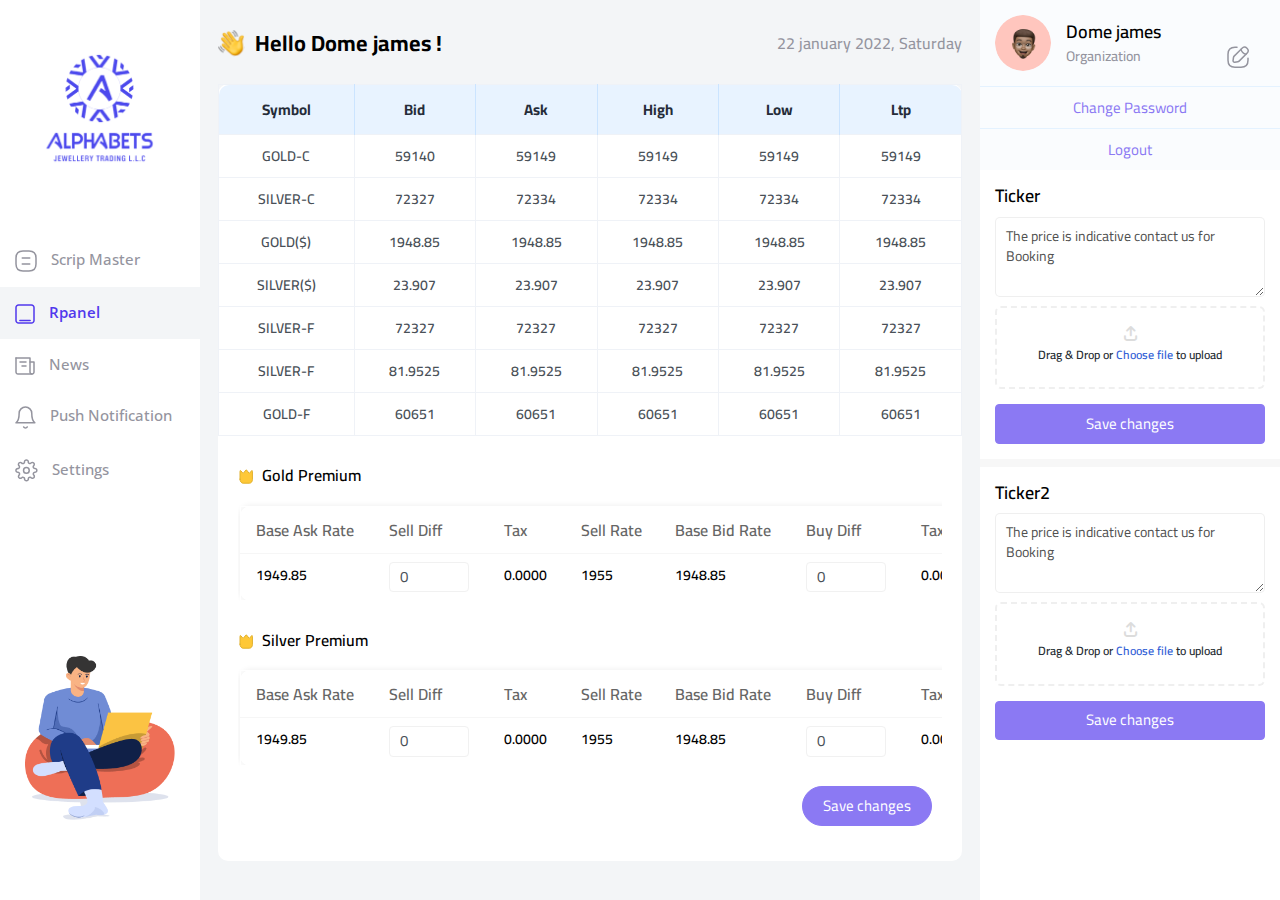
<file: rpanel.html>
<!DOCTYPE html>
<html lang="en">

<head>
    <meta charset="UTF-8">
    <meta name="viewport" content="width=device-width, initial-scale=1.0">
    <title>Alphabets</title>
    <link rel="shortcut icon" href="assets/images/favicon.png">
    <link rel="stylesheet" href="assets/css/bootstrap.min.css">
    <link rel="stylesheet" href="assets/js/dropzone/dropzone.min.css">
    <link rel="stylesheet" href="assets/font-awsome/css/all.min.css">
    <link rel="stylesheet" href="assets/css/style.css">
</head>

<body>
    <div class="loader" id="loading">
        <div class="spinner"></div>
    </div>
    <div class="layout">
        <div class="left-bar">
            <div class="logo">
                <img src="assets/images/logo.png" alt="">
            </div>
            <nav class="navbar navbar-expand-lg navbar-light">
                <div class="container-fluid px-0">
                    <button class="navbar-toggler" type="button" data-bs-toggle="collapse" data-bs-target="#navbarNav"
                        aria-controls="navbarNav" aria-expanded="false" aria-label="Toggle navigation">
                        <span class="navbar-toggler-icon"></span>
                    </button>
                    <div class="collapse navbar-collapse" id="navbarNav">
                        <ul class="navbar-nav">
                            <li class="nav-item">
                                <a class="nav-link" href="index.html"><svg width="22" height="22"
                                        viewBox="0 0 22 22" fill="none" xmlns="http://www.w3.org/2000/svg">
                                        <path
                                            d="M14.75 8H7.25M14.75 14H7.25M8 21H14C19 21 21 19 21 14V8C21 3 19 1 14 1H8C3 1 1 3 1 8V14C1 19 3 21 8 21Z"
                                            stroke="#94949E" stroke-width="1.5" stroke-linecap="round"
                                            stroke-linejoin="round" />
                                    </svg>
                                    Scrip Master</a>
                            </li>
                            <li class="nav-item">
                                <a class="nav-link active" aria-current="page" href="rpanel.html"><svg width="20" height="20" viewBox="0 0 20 20" fill="none"
                                        xmlns="http://www.w3.org/2000/svg">
                                        <path
                                            d="M4.85714 16.4286H15.1429M3.57143 1H16.4286C17.1106 1 17.7646 1.27092 18.2468 1.75315C18.7291 2.23539 19 2.88944 19 3.57143V16.4286C19 17.1106 18.7291 17.7646 18.2468 18.2468C17.7646 18.7291 17.1106 19 16.4286 19H3.57143C2.88944 19 2.23539 18.7291 1.75315 18.2468C1.27092 17.7646 1 17.1106 1 16.4286V3.57143C1 2.88944 1.27092 2.23539 1.75315 1.75315C2.23539 1.27092 2.88944 1 3.57143 1Z"
                                            stroke="#94949E" stroke-width="1.5" stroke-linecap="round"
                                            stroke-linejoin="round" />
                                    </svg>
                                    Rpanel</a>
                            </li>
                            <li class="nav-item">
                                <a class="nav-link" href="news.html"><svg width="20" height="18" viewBox="0 0 20 18" fill="none"
                                        xmlns="http://www.w3.org/2000/svg">
                                        <path
                                            d="M1 1V15C1 15.5304 1.21071 16.0391 1.58579 16.4142C1.96086 16.7893 2.46957 17 3 17H17C17.5304 17 18.0391 16.7893 18.4142 16.4142C18.7893 16.0391 19 15.5304 19 15V5H15"
                                            stroke="#94949E" stroke-width="1.5" stroke-linecap="round"
                                            stroke-linejoin="round" />
                                        <path
                                            d="M1 1H15V15C15 15.5304 15.2107 16.0391 15.5858 16.4142C15.9609 16.7893 16.4696 17 17 17M11 5H5M11 9H7"
                                            stroke="#94949E" stroke-width="1.5" stroke-linecap="round"
                                            stroke-linejoin="round" />
                                    </svg>
                                    News </a>
                            </li>
                            <li class="nav-item">
                                <a class="nav-link" href="notification.html"><svg width="21" height="23" viewBox="0 0 21 23" fill="none"
                                        xmlns="http://www.w3.org/2000/svg">
                                        <path
                                            d="M12.2666 20.95C12.082 21.2682 11.817 21.5323 11.4982 21.716C11.1794 21.8996 10.818 21.9962 10.4501 21.9962C10.0822 21.9962 9.72071 21.8996 9.40191 21.716C9.08311 21.5323 8.81815 21.2682 8.63354 20.95"
                                            stroke="#94949E" stroke-width="1.5" stroke-linecap="round"
                                            stroke-linejoin="round" />
                                        <path
                                            d="M16.7501 7.30005C16.7501 5.62918 16.0864 4.02673 14.9049 2.84524C13.7234 1.66375 12.121 1 10.4501 1C8.7792 1 7.17676 1.66375 5.99527 2.84524C4.81378 4.02673 4.15003 5.62918 4.15003 7.30005C4.15003 14.6501 1 16.7501 1 16.7501H19.9002C19.9002 16.7501 16.7501 14.6501 16.7501 7.30005Z"
                                            stroke="#94949E" stroke-width="1.5" stroke-linecap="round"
                                            stroke-linejoin="round" />
                                    </svg>
                                    Push Notification </a>
                            </li>
                            <li class="nav-item ticker-nav">
                                <a class="nav-link" href="ticker.html"><svg width="22" height="22" viewBox="0 0 22 22"
                                        fill="none" xmlns="http://www.w3.org/2000/svg">
                                        <path
                                            d="M21 7V12C21 16 19 18 15 18H14.5C14.19 18 13.89 18.15 13.7 18.4L12.2 20.4C11.54 21.28 10.46 21.28 9.8 20.4L8.3 18.4C8.14 18.18 7.77 18 7.5 18H7C3 18 1 17 1 12V7C1 3 3 1 7 1H11"
                                            stroke="#94949E" stroke-width="1.5" stroke-miterlimit="10"
                                            stroke-linecap="round" stroke-linejoin="round" />
                                        <path
                                            d="M14.2 3.62008C13.87 2.63008 14.26 1.41008 15.34 1.07008C15.9 0.90008 16.6 1.04008 17 1.57008C17.38 1.02008 18.1 0.90008 18.66 1.07008C19.74 1.40008 20.13 2.63008 19.8 3.62008C19.29 5.19008 17.5 6.00008 17 6.00008C16.5 6.00008 14.73 5.20008 14.2 3.62008Z"
                                            stroke="#94949E" stroke-width="1.5" stroke-linecap="round"
                                            stroke-linejoin="round" />
                                        <path d="M14.996 10H15.006M10.995 10H11.005M6.995 10H7.003" stroke="#94949E"
                                            stroke-width="2" stroke-linecap="round" stroke-linejoin="round" />
                                    </svg>

                                    Ticker </a>
                            </li>
                            <li class="nav-item">
                                <a class="nav-link" href="settings.html"><svg width="23" height="23" viewBox="0 0 23 23" fill="none"
                                        xmlns="http://www.w3.org/2000/svg">
                                        <path
                                            d="M11.39 14.2375C12.9626 14.2375 14.2375 12.9626 14.2375 11.39C14.2375 9.81735 12.9626 8.54248 11.39 8.54248C9.81735 8.54248 8.54248 9.81735 8.54248 11.39C8.54248 12.9626 9.81735 14.2375 11.39 14.2375Z"
                                            stroke="#94949E" stroke-width="1.5" stroke-linecap="round"
                                            stroke-linejoin="round" />
                                        <path
                                            d="M18.4139 14.2376C18.2875 14.5238 18.2498 14.8414 18.3057 15.1493C18.3615 15.4572 18.5083 15.7413 18.7271 15.965L18.7841 16.022C18.9606 16.1983 19.1006 16.4077 19.1961 16.6381C19.2916 16.8686 19.3408 17.1156 19.3408 17.3651C19.3408 17.6145 19.2916 17.8616 19.1961 18.092C19.1006 18.3225 18.9606 18.5318 18.7841 18.7081C18.6078 18.8846 18.3984 19.0246 18.1679 19.1202C17.9375 19.2157 17.6905 19.2649 17.441 19.2649C17.1915 19.2649 16.9445 19.2157 16.714 19.1202C16.4836 19.0246 16.2742 18.8846 16.0979 18.7081L16.041 18.6512C15.8173 18.4324 15.5331 18.2856 15.2252 18.2297C14.9173 18.1739 14.5998 18.2116 14.3135 18.338C14.0328 18.4583 13.7933 18.6581 13.6247 18.9127C13.456 19.1674 13.3655 19.4658 13.3643 19.7712V19.9326C13.3643 20.436 13.1643 20.9189 12.8083 21.2749C12.4523 21.6309 11.9695 21.8309 11.466 21.8309C10.9625 21.8309 10.4797 21.6309 10.1237 21.2749C9.76765 20.9189 9.56765 20.436 9.56765 19.9326V19.8471C9.5603 19.533 9.45861 19.2283 9.27579 18.9727C9.09298 18.7171 8.83749 18.5224 8.54255 18.4139C8.25627 18.2875 7.9387 18.2498 7.63079 18.3057C7.32289 18.3615 7.03877 18.5083 6.81507 18.7271L6.75812 18.7841C6.58181 18.9606 6.37245 19.1006 6.142 19.1961C5.91154 19.2916 5.66452 19.3408 5.41505 19.3408C5.16558 19.3408 4.91855 19.2916 4.6881 19.1961C4.45765 19.1006 4.24828 18.9606 4.07198 18.7841C3.89548 18.6078 3.75546 18.3984 3.65993 18.1679C3.56439 17.9375 3.51522 17.6905 3.51522 17.441C3.51522 17.1915 3.56439 16.9445 3.65993 16.714C3.75546 16.4836 3.89548 16.2742 4.07198 16.0979L4.12893 16.041C4.34774 15.8173 4.49453 15.5331 4.55036 15.2252C4.60619 14.9173 4.5685 14.5998 4.44215 14.3135C4.32183 14.0328 4.12205 13.7933 3.8674 13.6247C3.61275 13.456 3.31434 13.3655 3.00891 13.3643H2.84755C2.34408 13.3643 1.86123 13.1643 1.50523 12.8083C1.14922 12.4523 0.949219 11.9695 0.949219 11.466C0.949219 10.9625 1.14922 10.4797 1.50523 10.1237C1.86123 9.76766 2.34408 9.56765 2.84755 9.56765H2.93298C3.24715 9.5603 3.55184 9.45861 3.80744 9.27579C4.06305 9.09298 4.25774 8.83749 4.36622 8.54255C4.49257 8.25627 4.53026 7.9387 4.47443 7.63079C4.4186 7.32289 4.27181 7.03877 4.05299 6.81507L3.99604 6.75812C3.81954 6.58182 3.67952 6.37245 3.58399 6.142C3.48846 5.91154 3.43929 5.66452 3.43929 5.41505C3.43929 5.16558 3.48846 4.91855 3.58399 4.6881C3.67952 4.45765 3.81954 4.24828 3.99604 4.07198C4.17235 3.89548 4.38171 3.75546 4.61217 3.65993C4.84262 3.56439 5.08964 3.51522 5.33911 3.51522C5.58859 3.51522 5.83561 3.56439 6.06606 3.65993C6.29652 3.75546 6.50588 3.89548 6.68219 4.07198L6.73914 4.12893C6.96283 4.34775 7.24695 4.49453 7.55486 4.55036C7.86276 4.60619 8.18033 4.5685 8.46662 4.44215H8.54255C8.82329 4.32183 9.06271 4.12205 9.23136 3.8674C9.4 3.61275 9.4905 3.31434 9.49172 3.00891V2.84755C9.49172 2.34408 9.69172 1.86123 10.0477 1.50523C10.4037 1.14922 10.8866 0.949219 11.3901 0.949219C11.8935 0.949219 12.3764 1.14922 12.7324 1.50523C13.0884 1.86123 13.2884 2.34408 13.2884 2.84755V2.93298C13.2896 3.23841 13.3801 3.53681 13.5487 3.79147C13.7174 4.04612 13.9568 4.2459 14.2376 4.36622C14.5238 4.49257 14.8414 4.53026 15.1493 4.47443C15.4572 4.4186 15.7413 4.27181 15.965 4.05299L16.022 3.99604C16.1983 3.81954 16.4077 3.67952 16.6381 3.58399C16.8686 3.48846 17.1156 3.43929 17.3651 3.43929C17.6145 3.43929 17.8616 3.48846 18.092 3.58399C18.3225 3.67952 18.5318 3.81954 18.7081 3.99604C18.8846 4.17235 19.0246 4.38171 19.1202 4.61217C19.2157 4.84262 19.2649 5.08964 19.2649 5.33911C19.2649 5.58859 19.2157 5.83561 19.1202 6.06606C19.0246 6.29652 18.8846 6.50588 18.7081 6.68219L18.6512 6.73914C18.4324 6.96283 18.2856 7.24696 18.2297 7.55486C18.1739 7.86277 18.2116 8.18034 18.338 8.46662V8.54255C18.4583 8.82329 18.6581 9.06271 18.9127 9.23136C19.1674 9.4 19.4658 9.4905 19.7712 9.49172H19.9326C20.436 9.49172 20.9189 9.69172 21.2749 10.0477C21.6309 10.4037 21.8309 10.8866 21.8309 11.3901C21.8309 11.8935 21.6309 12.3764 21.2749 12.7324C20.9189 13.0884 20.436 13.2884 19.9326 13.2884H19.8471C19.5417 13.2896 19.2433 13.3801 18.9886 13.5487C18.734 13.7174 18.5342 13.9568 18.4139 14.2376Z"
                                            stroke="#94949E" stroke-width="1.5" stroke-linecap="round"
                                            stroke-linejoin="round" />
                                    </svg>
                                    Settings </a>
                            </li>
                        </ul>
                    </div>
                </div>
                <div class="dropdown user-drodwn">
                    <button class="btn btn-secondary dropdown-toggle" type="button" id="dropdownMenuButton" data-bs-toggle="dropdown" aria-expanded="false">
                        <img src="assets/images/users/user-s.png" alt="">
                         <i class="mdi mdi-chevron-down"></i>
                    </button>
                    <div class="dropdown-menu" aria-labelledby="dropdownMenuButton">
                        <a class="dropdown-item" href="#" data-bs-toggle="modal" data-bs-target="#profile-edits">Profile</a>
                        <a class="dropdown-item" href="#" data-bs-toggle="modal" data-bs-target="#change-password">Change Password</a>
                        <a class="dropdown-item" href="#">Logout</a>
                    </div>
                </div>
            </nav>
            <div class="bottom-img">
                <img src="assets/images/left-bar-img.png" alt="">
            </div>
        </div>
        <div class="main-content">
            <div class="top-head">
                <div class="hello-msg"><svg width="27" height="27" viewBox="0 0 27 27" fill="none" xmlns="http://www.w3.org/2000/svg" xmlns:xlink="http://www.w3.org/1999/xlink">
                    <rect width="26.2231" height="26.2231" fill="url(#pattern0)"/>
                    <defs>
                    <pattern id="pattern0" patternContentUnits="objectBoundingBox" width="1" height="1">
                    <use xlink:href="#image0_21_2563" transform="scale(0.0138889)"/>
                    </pattern>
                    <image id="image0_21_2563" width="72" height="72" xlink:href="[data-uri]"/>
                    </defs>
                    </svg>
                    
                    <h2>Hello Dome james !</h2>
                    </div>
                    <h6>22 january 2022, Saturday</h6>
            </div>


            <div class="rpanel-table">
                <div class="rpanel-tbl">
                    <table class="table table-bordered mb-0">
        
                        <thead>
                            <tr>
                                <th>Symbol</th>
                                <th>Bid</th>
                                <th>Ask</th>
                                <th>High</th>
                                <th>Low</th>
                                <th>Ltp</th>                              
                            </tr>
                        </thead>
                        <tbody>
                            <tr>
                                <td>GOLD-C</td>
                                <td>59140</td>
                                <td>59149</td>
                                <td><span class="clr-green">59149</span></td>
                                <td>59149</td>
                                <td>59149</td>
                            </tr>
                            <tr>
                                <td>SILVER-C</td>
                                <td><span class="clr-green">72327</span></td>
                                <td>72334</td>
                                <td>72334</td>
                                <td>72334</td>
                                <td>72334</td>
                            </tr>
                            <tr>
                                <td>GOLD($)</td>
                                <td>1948.85</td>
                                <td>1948.85</td>
                                <td>1948.85</td>
                                <td>1948.85</td>
                                <td>1948.85</td>
                            </tr>
                            <tr>
                                <td>SILVER($)</td>
                                <td><span class="clr-red">23.907</span></td>
                                <td>23.907</td>
                                <td>23.907</td>
                                <td>23.907</td>
                                <td>23.907</td>
                            </tr>
                            <tr>
                                <td>SILVER-F</td>
                                <td><span class="clr-green">72327</span></td>
                                <td>72327</td>
                                <td>72327</td>
                                <td>72327</td>
                                <td>72327</td>
                            </tr>
                            <tr>
                                <td>SILVER-F</td>
                                <td>81.9525</td>
                                <td>81.9525</td>
                                <td><span class="clr-red">81.9525</span></td>
                                <td>81.9525</td>
                                <td>81.9525</td>
                            </tr>
                            <tr>
                                <td>GOLD-F</td>
                                <td>60651</td>
                                <td>60651</td>
                                <td>60651</td>
                                <td>60651</td>
                                <td>60651</td>
                            </tr>
                            
                        </tbody>
                    </table>
                </div>
  

                <div class="table-bottom">
                    <div class="row">
                        <div class="col-md-12">
                            <h5><svg width="20" height="16" viewBox="0 0 20 18" fill="none" xmlns="http://www.w3.org/2000/svg">
                                <path d="M1 11.4708V2.81026C1 1.60791 1.539 1.31862 2.197 2.1684L4.01 4.50983C4.283 4.8624 4.731 4.8624 4.997 4.50983L7.503 1.26438C7.56776 1.18057 7.64468 1.11408 7.72936 1.06872C7.81404 1.02335 7.90482 1 7.9965 1C8.08818 1 8.17896 1.02335 8.26364 1.06872C8.34832 1.11408 8.42524 1.18057 8.49 1.26438L11.003 4.50983C11.276 4.8624 11.724 4.8624 11.99 4.50983L13.803 2.1684C14.461 1.31862 15 1.60791 15 2.81026V11.4799C15 14.1919 13.6 16 11.5 16H4.5C2.568 15.991 1 13.9659 1 11.4708Z" fill="#FEC837" stroke="#E0B02E" stroke-width="1.10314" stroke-linecap="round" stroke-linejoin="round"/>
                                </svg>                                                              
                                Gold Premium
                            </h5>
                            <div class="sub-tbl">
                                <table class="table table-bordered mb-0">
        
                                    <thead>
                                        <tr>
                                            <th>Base Ask Rate</th>
                                            <th>Sell Diff</th>
                                            <th>Tax</th>
                                            <th>Sell Rate</th>
                                            <th>Base Bid Rate</th>
                                            <th>Buy Diff</th>  
                                            <th>Tax</th>
                                            <th>Buy Rate</th>                            
                                        </tr>
                                    </thead>
                                    <tbody>
                                        <tr>
                                            <td>1949.85</td>
                                            <td>  <input class="form-control" type="number" value="0" placeholder="Enter Number" id="example-number-input"></td>
                                            <td>0.0000</td>
                                            <td>1955</td>
                                            <td>1948.85</td>
                                            <td>  <input class="form-control" type="number" value="0" placeholder="Enter Number" id="example-number-input"></td>
                                            <td>0.0000</td>
                                            <td>1949</td>
                                        </tr>
                                      
                                    </tbody>
                                </table>
                            </div>
                        </div>
                    </div>
                </div>
                <div class="table-bottom">
                    <div class="row">
                        <div class="col-md-12">
                            <h5><svg width="20" height="16" viewBox="0 0 20 18" fill="none" xmlns="http://www.w3.org/2000/svg">
                                <path d="M1 11.4708V2.81026C1 1.60791 1.539 1.31862 2.197 2.1684L4.01 4.50983C4.283 4.8624 4.731 4.8624 4.997 4.50983L7.503 1.26438C7.56776 1.18057 7.64468 1.11408 7.72936 1.06872C7.81404 1.02335 7.90482 1 7.9965 1C8.08818 1 8.17896 1.02335 8.26364 1.06872C8.34832 1.11408 8.42524 1.18057 8.49 1.26438L11.003 4.50983C11.276 4.8624 11.724 4.8624 11.99 4.50983L13.803 2.1684C14.461 1.31862 15 1.60791 15 2.81026V11.4799C15 14.1919 13.6 16 11.5 16H4.5C2.568 15.991 1 13.9659 1 11.4708Z" fill="#FEC837" stroke="#E0B02E" stroke-width="1.10314" stroke-linecap="round" stroke-linejoin="round"/>
                                </svg>                                                              
                                Silver Premium
                            </h5>
                            <div class="sub-tbl">
                                <table class="table table-bordered mb-0">
        
                                    <thead>
                                        <tr>
                                            <th>Base Ask Rate</th>
                                            <th>Sell Diff</th>
                                            <th>Tax</th>
                                            <th>Sell Rate</th>
                                            <th>Base Bid Rate</th>
                                            <th>Buy Diff</th>  
                                            <th>Tax</th>
                                            <th>Buy Rate</th>                            
                                        </tr>
                                    </thead>
                                    <tbody>
                                        <tr>
                                            <td>1949.85</td>
                                            <td>  <input class="form-control" type="number" value="0" placeholder="Enter Number" id="example-number-input"></td>
                                            <td>0.0000</td>
                                            <td>1955</td>
                                            <td>1948.85</td>
                                            <td>  <input class="form-control" type="number" value="0" placeholder="Enter Number" id="example-number-input"></td>
                                            <td>0.0000</td>
                                            <td>1949</td>
                                        </tr>
                                      
                                    </tbody>
                                </table>
                            </div>
                        </div>
                    </div>
                </div>
                <div class="btn-bottom">
                    <button type="button" class="btn btn-primary waves-effect waves-light">
                        Save changes
                    </button>
                </div>
            </div>
          
        </div>
        <div class="right-bar">
            <div class="user-div">
                <div class="user-div-top">
                    <img src="assets/images/users/user.png" alt="" class="rounded-circle avatar-md">
                    <div class="user-details">
                        <div>
                            <h3>Dome james </h3>
                            <h5>Organization</h5>
                        </div>
    
                    </div>
                    <div class="profile-edits">
                       <a href="#" data-bs-toggle="modal" data-bs-target="#profile-edits"> <svg viewBox="0 0 23 23" fill="none" xmlns="http://www.w3.org/2000/svg">
                            <path d="M10 1.25122H8C3 1.25122 1 3.25122 1 8.25122V14.2512C1 19.2512 3 21.2512 8 21.2512H14C19 21.2512 21 19.2512 21 14.2512V12.2512" stroke="#94949E" stroke-width="1.5" stroke-linecap="round" stroke-linejoin="round"/>
                            <path d="M15.04 2.27123L7.16 10.1512C6.86 10.4512 6.56 11.0412 6.5 11.4712L6.07 14.4812C5.91 15.5712 6.68 16.3312 7.77 16.1812L10.78 15.7512C11.2 15.6912 11.79 15.3912 12.1 15.0912L19.98 7.21123C21.34 5.85123 21.98 4.27123 19.98 2.27123C17.98 0.271229 16.4 0.911229 15.04 2.27123Z" stroke="#94949E" stroke-width="1.5" stroke-miterlimit="10" stroke-linecap="round" stroke-linejoin="round"/>
                            <path d="M13.91 3.40112C14.2416 4.57859 14.87 5.65119 15.735 6.51617C16.5999 7.38115 17.6725 8.00953 18.85 8.34112" stroke="#94949E" stroke-width="1.5" stroke-miterlimit="10" stroke-linecap="round" stroke-linejoin="round"/>
                        </svg> </a>
                    </div>
                </div>
                <ul>
                    <li><a href="#" data-bs-toggle="modal" data-bs-target="#change-password">Change Password</a></li>
                    <li><a href="#">Logout</a></li>
                </ul>
            </div>
            <div class="ticker">
                <h4>Ticker</h4>
                <textarea name="" id="" cols="30" rows="3" class="textarea-input">The price is indicative contact us for Booking</textarea>
          
                  <form action="#" class="dropzone">
                    <div class="fallback">
                        <input name="file" type="file" multiple="multiple">
                    </div>
                    <div class="dz-message needsclick">
                        <div class="">
                            <i class="display-4 text-muted bx bxs-cloud-upload"></i>
                        </div>
                        <i class="fa-solid fa-arrow-up-from-bracket"></i>
                        <h4>Drag & Drop or <a href="#">Choose file </a> to upload</h4>
                    </div>
                </form>

                <button type="button" class="btn btn-primary w-100">Save changes</button>
            </div>
            <hr>
            <div class="ticker">
                <h4>Ticker2</h4>
                <textarea name="" id="" cols="30" rows="3" class="textarea-input">The price is indicative contact us for Booking</textarea>
          
                  <form action="#" class="dropzone">
                    <div class="fallback">
                        <input name="file" type="file" multiple="multiple">
                    </div>
                    <div class="dz-message needsclick">
                        <div class="">
                            <i class="display-4 text-muted bx bxs-cloud-upload"></i>
                        </div>
                        <i class="fa-solid fa-arrow-up-from-bracket"></i>
                        <h4>Drag & Drop or <a href="#">Choose file </a> to upload</h4>
                    </div>
                </form>

                <button type="button" class="btn btn-primary w-100">Save changes</button>
            </div>
        </div>
    </div>


    <!-- The Modal -->
<div class="modal" id="change-password">
    <div class="modal-dialog modal-dialog-centered">
      <div class="modal-content">
        <div class="modal-body">
          <div class="row">
              <div class="col-md-12">
                  <button type="button" class="btn-close" data-bs-dismiss="modal"></button>
                  <div class="change-password">
                      <div class="pass-icn">
                          <svg viewBox="0 0 22 22" fill="none" xmlns="http://www.w3.org/2000/svg">
                              <path d="M10.02 18.5H6.5C5.88 18.5 5.33 18.48 4.84 18.41C2.21 18.12 1.5 16.88 1.5 13.5V8.5C1.5 5.12 2.21 3.88 4.84 3.59C5.33 3.52 5.88 3.5 6.5 3.5H9.96M14.02 3.5H15.5C16.12 3.5 16.67 3.52 17.16 3.59C19.79 3.88 20.5 5.12 20.5 8.5V13.5C20.5 16.88 19.79 18.12 17.16 18.41C16.67 18.48 16.12 18.5 15.5 18.5H14.02M14 1V21" stroke="black" stroke-width="1.5" stroke-linecap="round" stroke-linejoin="round"/>
                              <path d="M10.095 11H10.103M6.09399 11H6.10399" stroke="black" stroke-width="2" stroke-linecap="round" stroke-linejoin="round"/>
                          </svg>  
                      </div>
                      <h3>Set new password</h3>
                      <p>Must be at least 8 characters.</p>
                      <div class="form-group">
                          <label for="old-password">Current Password</label>
                          <input type="password" id="old-password" name="old-password" placeholder="Current Password" class="form-control">
                          <span toggle="#old-password" class="fa fa-fw fa-eye field-icon toggle-password"></span>
                      </div>
                      <div class="form-group">
                          <label for="new-password">New Password</label>
                          <input type="password" id="new-password" name="new-password" placeholder="New Password" class="form-control">
                          <span toggle="#new-password" class="fa fa-fw fa-eye field-icon toggle-password"></span>
                      </div>
                      <div class="form-group">
                          <label for="confirm-password">Confirm Password</label>
                          <input type="password" id="confirm-password" name="confirm-password" placeholder="Confirm Password" class="form-control">
                          <span toggle="#confirm-password" class="fa fa-fw fa-eye field-icon toggle-password"></span>
                      </div>
                      <button type="button" class="btn btn-primary w-100 mt-2">Reset password</button>
                  </div>
              </div>
          </div>
        </div>
      </div>
    </div>
  </div>
  <div class="modal" id="profile-edits">
      <div class="modal-dialog modal-dialog-centered">
        <div class="modal-content">
          <div class="modal-body">
            <div class="row">
                <div class="col-md-12">
                    <button type="button" class="btn-close" data-bs-dismiss="modal"></button>
                    <div class="change-password">
                          <div class="profile-picture">
                              <div class="circle">
                                  <img class="profile-pic"
                                      src="assets/images/users/user.png">
                                      <div class="p-image">
                                          <i class="fa fa-camera upload-button"></i>
                                          <input class="file-upload" type="file" accept="image/*" />
                                      </div>
                              </div>
                              
                          </div>
                          <h3>Change Profile</h3>
                          <div class="form-group">
                            <label for="name">Full Name</label>
                            <input type="text" id="name" name="name" value="Dome james" class="form-control">
                          </div>
                          <div class="form-group">
                            <label for="new-password">Organization</label>
                            <input type="text" id="new-password" name="new-password" value="Organization" class="form-control">
                          </div>
                          <button type="button" class="btn btn-primary w-100 mt-2">Save Changes</button>
                    </div>
                </div>
            </div>
          </div>
        </div>
      </div>
  </div>

    <script src="assets/js/jquery/jquery.min.js"></script>
    <script src="assets/js/bootstrap.bundle.min.js"></script>
    <script src="assets/js/dropzone/dropzone.min.js"></script>
    <script>
        $(function() {
            setTimeout(function() {
                $("#loading").hide();
            }, 500)

        })

        // password visibility

        $(".toggle-password").click(function() {

$(this).toggleClass("fa-eye fa-eye-slash");
var input = $($(this).attr("toggle"));
if (input.attr("type") == "password") {
input.attr("type", "text");
} else {
input.attr("type", "password");
}
});

// change profile pic

$(document).ready(function() {
var readURL = function(input) {
if (input.files && input.files[0]) {
var reader = new FileReader();
reader.onload = function (e) {
$('.profile-pic').attr('src', e.target.result);
}
reader.readAsDataURL(input.files[0]);
}
}
$(".file-upload").on('change', function(){
readURL(this);
});
$(".upload-button").on('click', function() {
$(".file-upload").click();
});
});
    </script>
</body>

</html>
</file>
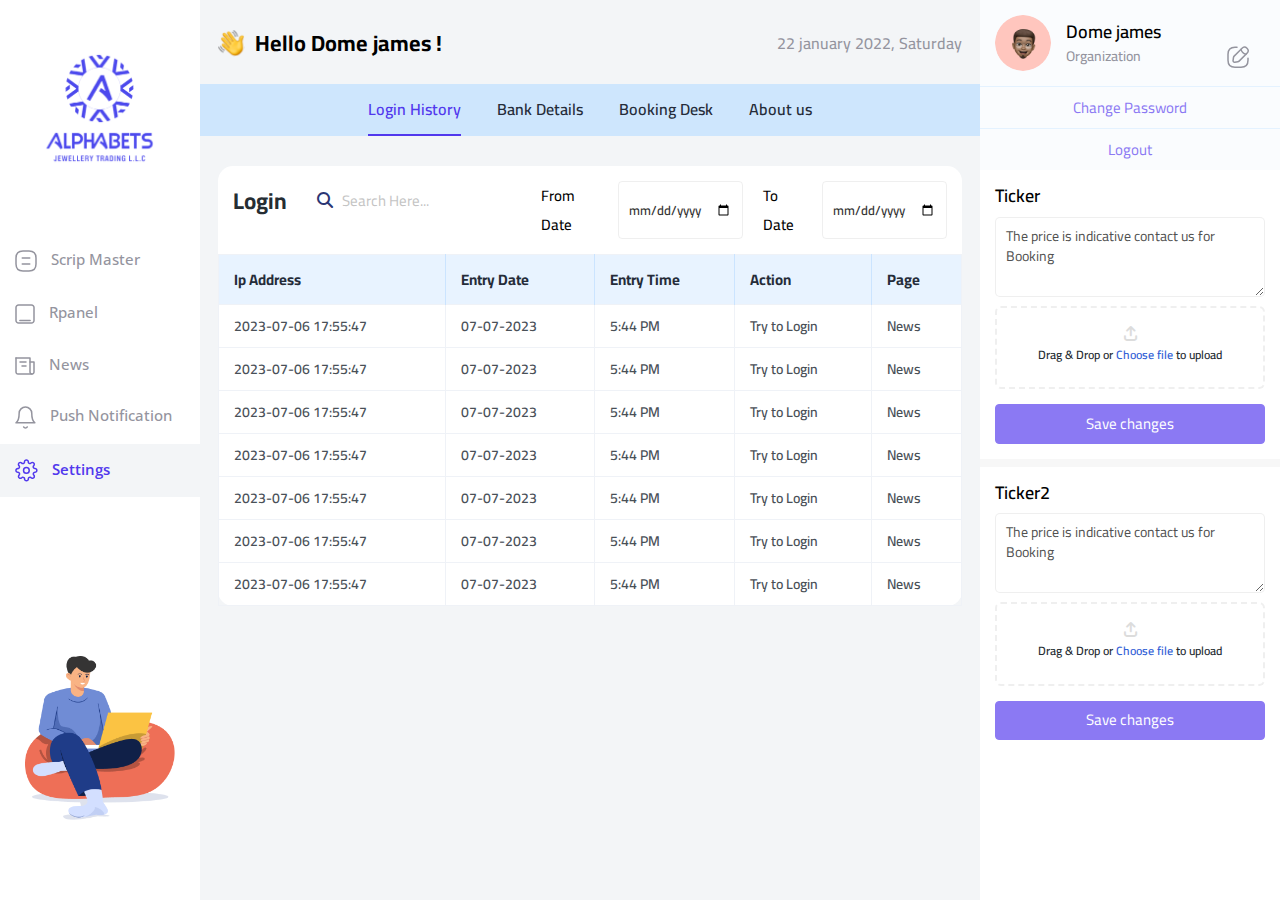
<file: settings.html>
<!DOCTYPE html>
<html lang="en">

<head>
    <meta charset="UTF-8">
    <meta name="viewport" content="width=device-width, initial-scale=1.0">
    <title>Alphabets</title>
    <link rel="shortcut icon" href="assets/images/favicon.png">
    <link rel="stylesheet" href="assets/css/bootstrap.min.css">
    <link rel="stylesheet" href="assets/js/dropzone/dropzone.min.css">
    <link rel="stylesheet" href="assets/font-awsome/css/all.min.css">
    <link rel="stylesheet" href="assets/css/style.css">
</head>

<body>
    <div class="loader" id="loading">
        <div class="spinner"></div>
    </div>
    <div class="layout">
        <div class="left-bar">
            <div class="logo">
                <img src="assets/images/logo.png" alt="">
            </div>
            <nav class="navbar navbar-expand-lg navbar-light">
                <div class="container-fluid px-0">
                    <button class="navbar-toggler" type="button" data-bs-toggle="collapse" data-bs-target="#navbarNav"
                        aria-controls="navbarNav" aria-expanded="false" aria-label="Toggle navigation">
                        <span class="navbar-toggler-icon"></span>
                    </button>
                    <div class="collapse navbar-collapse" id="navbarNav">
                        <ul class="navbar-nav">
                            <li class="nav-item">
                                <a class="nav-link" href="index.html"><svg width="22" height="22"
                                        viewBox="0 0 22 22" fill="none" xmlns="http://www.w3.org/2000/svg">
                                        <path
                                            d="M14.75 8H7.25M14.75 14H7.25M8 21H14C19 21 21 19 21 14V8C21 3 19 1 14 1H8C3 1 1 3 1 8V14C1 19 3 21 8 21Z"
                                            stroke="#94949E" stroke-width="1.5" stroke-linecap="round"
                                            stroke-linejoin="round" />
                                    </svg>
                                    Scrip Master</a>
                            </li>
                            <li class="nav-item">
                                <a class="nav-link" href="rpanel.html"><svg width="20" height="20" viewBox="0 0 20 20" fill="none"
                                        xmlns="http://www.w3.org/2000/svg">
                                        <path
                                            d="M4.85714 16.4286H15.1429M3.57143 1H16.4286C17.1106 1 17.7646 1.27092 18.2468 1.75315C18.7291 2.23539 19 2.88944 19 3.57143V16.4286C19 17.1106 18.7291 17.7646 18.2468 18.2468C17.7646 18.7291 17.1106 19 16.4286 19H3.57143C2.88944 19 2.23539 18.7291 1.75315 18.2468C1.27092 17.7646 1 17.1106 1 16.4286V3.57143C1 2.88944 1.27092 2.23539 1.75315 1.75315C2.23539 1.27092 2.88944 1 3.57143 1Z"
                                            stroke="#94949E" stroke-width="1.5" stroke-linecap="round"
                                            stroke-linejoin="round" />
                                    </svg>
                                    Rpanel</a>
                            </li>
                            <li class="nav-item">
                                <a class="nav-link" href="news.html"><svg width="20" height="18" viewBox="0 0 20 18" fill="none"
                                        xmlns="http://www.w3.org/2000/svg">
                                        <path
                                            d="M1 1V15C1 15.5304 1.21071 16.0391 1.58579 16.4142C1.96086 16.7893 2.46957 17 3 17H17C17.5304 17 18.0391 16.7893 18.4142 16.4142C18.7893 16.0391 19 15.5304 19 15V5H15"
                                            stroke="#94949E" stroke-width="1.5" stroke-linecap="round"
                                            stroke-linejoin="round" />
                                        <path
                                            d="M1 1H15V15C15 15.5304 15.2107 16.0391 15.5858 16.4142C15.9609 16.7893 16.4696 17 17 17M11 5H5M11 9H7"
                                            stroke="#94949E" stroke-width="1.5" stroke-linecap="round"
                                            stroke-linejoin="round" />
                                    </svg>
                                    News </a>
                            </li>
                            <li class="nav-item">
                                <a class="nav-link" href="notification.html"><svg width="21" height="23" viewBox="0 0 21 23" fill="none"
                                        xmlns="http://www.w3.org/2000/svg">
                                        <path
                                            d="M12.2666 20.95C12.082 21.2682 11.817 21.5323 11.4982 21.716C11.1794 21.8996 10.818 21.9962 10.4501 21.9962C10.0822 21.9962 9.72071 21.8996 9.40191 21.716C9.08311 21.5323 8.81815 21.2682 8.63354 20.95"
                                            stroke="#94949E" stroke-width="1.5" stroke-linecap="round"
                                            stroke-linejoin="round" />
                                        <path
                                            d="M16.7501 7.30005C16.7501 5.62918 16.0864 4.02673 14.9049 2.84524C13.7234 1.66375 12.121 1 10.4501 1C8.7792 1 7.17676 1.66375 5.99527 2.84524C4.81378 4.02673 4.15003 5.62918 4.15003 7.30005C4.15003 14.6501 1 16.7501 1 16.7501H19.9002C19.9002 16.7501 16.7501 14.6501 16.7501 7.30005Z"
                                            stroke="#94949E" stroke-width="1.5" stroke-linecap="round"
                                            stroke-linejoin="round" />
                                    </svg>
                                    Push Notification </a>
                            </li>
                            <li class="nav-item ticker-nav">
                                <a class="nav-link" href="ticker.html"><svg width="22" height="22" viewBox="0 0 22 22"
                                        fill="none" xmlns="http://www.w3.org/2000/svg">
                                        <path
                                            d="M21 7V12C21 16 19 18 15 18H14.5C14.19 18 13.89 18.15 13.7 18.4L12.2 20.4C11.54 21.28 10.46 21.28 9.8 20.4L8.3 18.4C8.14 18.18 7.77 18 7.5 18H7C3 18 1 17 1 12V7C1 3 3 1 7 1H11"
                                            stroke="#94949E" stroke-width="1.5" stroke-miterlimit="10"
                                            stroke-linecap="round" stroke-linejoin="round" />
                                        <path
                                            d="M14.2 3.62008C13.87 2.63008 14.26 1.41008 15.34 1.07008C15.9 0.90008 16.6 1.04008 17 1.57008C17.38 1.02008 18.1 0.90008 18.66 1.07008C19.74 1.40008 20.13 2.63008 19.8 3.62008C19.29 5.19008 17.5 6.00008 17 6.00008C16.5 6.00008 14.73 5.20008 14.2 3.62008Z"
                                            stroke="#94949E" stroke-width="1.5" stroke-linecap="round"
                                            stroke-linejoin="round" />
                                        <path d="M14.996 10H15.006M10.995 10H11.005M6.995 10H7.003" stroke="#94949E"
                                            stroke-width="2" stroke-linecap="round" stroke-linejoin="round" />
                                    </svg>

                                    Ticker </a>
                            </li>
                            <li class="nav-item">
                                <a class="nav-link active" aria-current="page" href="settings.html"><svg width="23" height="23" viewBox="0 0 23 23" fill="none"
                                        xmlns="http://www.w3.org/2000/svg">
                                        <path
                                            d="M11.39 14.2375C12.9626 14.2375 14.2375 12.9626 14.2375 11.39C14.2375 9.81735 12.9626 8.54248 11.39 8.54248C9.81735 8.54248 8.54248 9.81735 8.54248 11.39C8.54248 12.9626 9.81735 14.2375 11.39 14.2375Z"
                                            stroke="#94949E" stroke-width="1.5" stroke-linecap="round"
                                            stroke-linejoin="round" />
                                        <path
                                            d="M18.4139 14.2376C18.2875 14.5238 18.2498 14.8414 18.3057 15.1493C18.3615 15.4572 18.5083 15.7413 18.7271 15.965L18.7841 16.022C18.9606 16.1983 19.1006 16.4077 19.1961 16.6381C19.2916 16.8686 19.3408 17.1156 19.3408 17.3651C19.3408 17.6145 19.2916 17.8616 19.1961 18.092C19.1006 18.3225 18.9606 18.5318 18.7841 18.7081C18.6078 18.8846 18.3984 19.0246 18.1679 19.1202C17.9375 19.2157 17.6905 19.2649 17.441 19.2649C17.1915 19.2649 16.9445 19.2157 16.714 19.1202C16.4836 19.0246 16.2742 18.8846 16.0979 18.7081L16.041 18.6512C15.8173 18.4324 15.5331 18.2856 15.2252 18.2297C14.9173 18.1739 14.5998 18.2116 14.3135 18.338C14.0328 18.4583 13.7933 18.6581 13.6247 18.9127C13.456 19.1674 13.3655 19.4658 13.3643 19.7712V19.9326C13.3643 20.436 13.1643 20.9189 12.8083 21.2749C12.4523 21.6309 11.9695 21.8309 11.466 21.8309C10.9625 21.8309 10.4797 21.6309 10.1237 21.2749C9.76765 20.9189 9.56765 20.436 9.56765 19.9326V19.8471C9.5603 19.533 9.45861 19.2283 9.27579 18.9727C9.09298 18.7171 8.83749 18.5224 8.54255 18.4139C8.25627 18.2875 7.9387 18.2498 7.63079 18.3057C7.32289 18.3615 7.03877 18.5083 6.81507 18.7271L6.75812 18.7841C6.58181 18.9606 6.37245 19.1006 6.142 19.1961C5.91154 19.2916 5.66452 19.3408 5.41505 19.3408C5.16558 19.3408 4.91855 19.2916 4.6881 19.1961C4.45765 19.1006 4.24828 18.9606 4.07198 18.7841C3.89548 18.6078 3.75546 18.3984 3.65993 18.1679C3.56439 17.9375 3.51522 17.6905 3.51522 17.441C3.51522 17.1915 3.56439 16.9445 3.65993 16.714C3.75546 16.4836 3.89548 16.2742 4.07198 16.0979L4.12893 16.041C4.34774 15.8173 4.49453 15.5331 4.55036 15.2252C4.60619 14.9173 4.5685 14.5998 4.44215 14.3135C4.32183 14.0328 4.12205 13.7933 3.8674 13.6247C3.61275 13.456 3.31434 13.3655 3.00891 13.3643H2.84755C2.34408 13.3643 1.86123 13.1643 1.50523 12.8083C1.14922 12.4523 0.949219 11.9695 0.949219 11.466C0.949219 10.9625 1.14922 10.4797 1.50523 10.1237C1.86123 9.76766 2.34408 9.56765 2.84755 9.56765H2.93298C3.24715 9.5603 3.55184 9.45861 3.80744 9.27579C4.06305 9.09298 4.25774 8.83749 4.36622 8.54255C4.49257 8.25627 4.53026 7.9387 4.47443 7.63079C4.4186 7.32289 4.27181 7.03877 4.05299 6.81507L3.99604 6.75812C3.81954 6.58182 3.67952 6.37245 3.58399 6.142C3.48846 5.91154 3.43929 5.66452 3.43929 5.41505C3.43929 5.16558 3.48846 4.91855 3.58399 4.6881C3.67952 4.45765 3.81954 4.24828 3.99604 4.07198C4.17235 3.89548 4.38171 3.75546 4.61217 3.65993C4.84262 3.56439 5.08964 3.51522 5.33911 3.51522C5.58859 3.51522 5.83561 3.56439 6.06606 3.65993C6.29652 3.75546 6.50588 3.89548 6.68219 4.07198L6.73914 4.12893C6.96283 4.34775 7.24695 4.49453 7.55486 4.55036C7.86276 4.60619 8.18033 4.5685 8.46662 4.44215H8.54255C8.82329 4.32183 9.06271 4.12205 9.23136 3.8674C9.4 3.61275 9.4905 3.31434 9.49172 3.00891V2.84755C9.49172 2.34408 9.69172 1.86123 10.0477 1.50523C10.4037 1.14922 10.8866 0.949219 11.3901 0.949219C11.8935 0.949219 12.3764 1.14922 12.7324 1.50523C13.0884 1.86123 13.2884 2.34408 13.2884 2.84755V2.93298C13.2896 3.23841 13.3801 3.53681 13.5487 3.79147C13.7174 4.04612 13.9568 4.2459 14.2376 4.36622C14.5238 4.49257 14.8414 4.53026 15.1493 4.47443C15.4572 4.4186 15.7413 4.27181 15.965 4.05299L16.022 3.99604C16.1983 3.81954 16.4077 3.67952 16.6381 3.58399C16.8686 3.48846 17.1156 3.43929 17.3651 3.43929C17.6145 3.43929 17.8616 3.48846 18.092 3.58399C18.3225 3.67952 18.5318 3.81954 18.7081 3.99604C18.8846 4.17235 19.0246 4.38171 19.1202 4.61217C19.2157 4.84262 19.2649 5.08964 19.2649 5.33911C19.2649 5.58859 19.2157 5.83561 19.1202 6.06606C19.0246 6.29652 18.8846 6.50588 18.7081 6.68219L18.6512 6.73914C18.4324 6.96283 18.2856 7.24696 18.2297 7.55486C18.1739 7.86277 18.2116 8.18034 18.338 8.46662V8.54255C18.4583 8.82329 18.6581 9.06271 18.9127 9.23136C19.1674 9.4 19.4658 9.4905 19.7712 9.49172H19.9326C20.436 9.49172 20.9189 9.69172 21.2749 10.0477C21.6309 10.4037 21.8309 10.8866 21.8309 11.3901C21.8309 11.8935 21.6309 12.3764 21.2749 12.7324C20.9189 13.0884 20.436 13.2884 19.9326 13.2884H19.8471C19.5417 13.2896 19.2433 13.3801 18.9886 13.5487C18.734 13.7174 18.5342 13.9568 18.4139 14.2376Z"
                                            stroke="#94949E" stroke-width="1.5" stroke-linecap="round"
                                            stroke-linejoin="round" />
                                    </svg>
                                    Settings </a>
                            </li>
                        </ul>
                    </div>
                </div>
                <div class="dropdown user-drodwn">
                    <button class="btn btn-secondary dropdown-toggle" type="button" id="dropdownMenuButton" data-bs-toggle="dropdown" aria-expanded="false">
                        <img src="assets/images/users/user-s.png" alt="">
                         <i class="mdi mdi-chevron-down"></i>
                    </button>
                    <div class="dropdown-menu" aria-labelledby="dropdownMenuButton">
                        <a class="dropdown-item" href="#" data-bs-toggle="modal" data-bs-target="#profile-edits">Profile</a>
                        <a class="dropdown-item" href="#" data-bs-toggle="modal" data-bs-target="#change-password">Change Password</a>
                        <a class="dropdown-item" href="#">Logout</a>
                    </div>
                </div>
            </nav>
            <div class="bottom-img">
                <img src="assets/images/left-bar-img.png" alt="">
            </div>
        </div>
        <div class="main-content">
            <div class="top-head">
                <div class="hello-msg"><svg width="27" height="27" viewBox="0 0 27 27" fill="none" xmlns="http://www.w3.org/2000/svg" xmlns:xlink="http://www.w3.org/1999/xlink">
                    <rect width="26.2231" height="26.2231" fill="url(#pattern0)"/>
                    <defs>
                    <pattern id="pattern0" patternContentUnits="objectBoundingBox" width="1" height="1">
                    <use xlink:href="#image0_21_2563" transform="scale(0.0138889)"/>
                    </pattern>
                    <image id="image0_21_2563" width="72" height="72" xlink:href="[data-uri]"/>
                    </defs>
                    </svg>
                    
                    <h2>Hello Dome james !</h2>
                    </div>
                    <h6>22 january 2022, Saturday</h6>
            </div>

            <div class="settings-tabs">
                <div class="tab">
                    <button class="tablinks active" onclick="openCity(event, 'tab1')">Login History</button>
                    <button class="tablinks" onclick="openCity(event, 'tab2')">Bank Details</button>
                    <button class="tablinks" onclick="openCity(event, 'tab3')">Booking Desk</button>
                    <button class="tablinks" onclick="openCity(event, 'tab4')">About us</button>
                  </div>
                  
                  <div id="tab1" class="tabcontent">
                    <div class="login-tbl">
                        <div class="logintable-top">
                            <div class="row">
                                <div class="col-md-5">
                                    <div class="logintable-topleft">
                                        <h3>Login</h3>
                                        <form class="tbl-search">
                                            <div class="position-relative">
                                                <input type="text" class="form-control" placeholder="Search Here...">
                                                <span class="fa-solid fa-magnifying-glass"></span>
                                            </div>
                                        </form>
                                    </div>
                                </div>
                                <div class="col-md-7">
                                    <div class="logintable-dates">
                                        <div class="logintable-date from-date">
                                            <label for="from">From Date</label>
                                            <input type="date" id="from" name="from" class="form-control">
                                        </div>
                                        <div class="logintable-date to-date">
                                            <label for="to">To Date</label>
                                            <input type="date" id="to" name="to" class="form-control">
                                        </div>
                                    </div>
                                </div>
                            </div>
                        </div>
                        <div class="login-table">
                            <table class="table table-bordered mb-0">
        
                                <thead>
                                    <tr>
                                        <th>Ip Address</th>
                                        <th>Entry Date</th>
                                        <th>Entry Time</th>
                                        <th>Action</th>
                                        <th>Page</th>                           
                                    </tr>
                                </thead>
                                <tbody>
                                    <tr>
                                        <td>2023-07-06 17:55:47</td>
                                        <td>07-07-2023</td>
                                        <td>5:44 PM</td>
                                        <td>Try to Login</td>
                                        <td>News</td>
                                    </tr>
                                    <tr>
                                        <td>2023-07-06 17:55:47</td>
                                        <td>07-07-2023</td>
                                        <td>5:44 PM</td>
                                        <td>Try to Login</td>
                                        <td>News</td>
                                    </tr>
                                    <tr>
                                        <td>2023-07-06 17:55:47</td>
                                        <td>07-07-2023</td>
                                        <td>5:44 PM</td>
                                        <td>Try to Login</td>
                                        <td>News</td>
                                    </tr>
                                    <tr>
                                        <td>2023-07-06 17:55:47</td>
                                        <td>07-07-2023</td>
                                        <td>5:44 PM</td>
                                        <td>Try to Login</td>
                                        <td>News</td>
                                    </tr>
                                    <tr>
                                        <td>2023-07-06 17:55:47</td>
                                        <td>07-07-2023</td>
                                        <td>5:44 PM</td>
                                        <td>Try to Login</td>
                                        <td>News</td>
                                    </tr>
                                    <tr>
                                        <td>2023-07-06 17:55:47</td>
                                        <td>07-07-2023</td>
                                        <td>5:44 PM</td>
                                        <td>Try to Login</td>
                                        <td>News</td>
                                    </tr>
                                    <tr>
                                        <td>2023-07-06 17:55:47</td>
                                        <td>07-07-2023</td>
                                        <td>5:44 PM</td>
                                        <td>Try to Login</td>
                                        <td>News</td>
                                    </tr>
                                    
                                </tbody>
                            </table>
                        </div>
                  
                    </div>
                  </div>
                  
                  <div id="tab2" class="tabcontent" style="display: none;">
                    <div class="notification-div">
                        <div class="push-notification">
                            <div class="news-form">
                                <div class="title-topbar">
                                    <h3>Bank Details</h3>
                                </div>
        
                                <div class="row">
                                    <div class="col-md-6">
                                        <div class="form-group">
                                            <label for="name">Name</label>
                                            <input type="text" id="name" name="name" value="White Classic Gold & Diamond Trading" class="form-control">
                                        </div>
                                        <div class="form-group">
                                            <label for="ac_no">A/C No</label>
                                            <input type="text" id="ac_no" name="ac_no" value="123 4567 891011" class="form-control">
                                        </div>
                                        <div class="form-group">
                                            <label for="iban_no">Iban No</label>
                                            <input type="text" id="iban_no" name="iban_no" value="AE070 400 000 2528 478 43001" class="form-control">
                                        </div>
                                        <div class="form-group">
                                            <label for="swift_code">Swift Code</label>
                                            <input type="text" id="swift_code" name="swift_code" value="NRAKAEANK" class="form-control">
                                        </div>
                                    </div>
                                    <div class="col-md-6">
                                        <div class="form-group">
                                            <label for="branch">Branch</label>
                                            <input type="text" id="branch" name="branch" value="Gold Souq Branch" class="form-control">
                                        </div>
                                        <div class="form-group">
                                            <label for="bank">Bank</label>
                                            <input type="text" id="bank" name="bank" value="RAK Bank" class="form-control">
                                        </div>
              
                                        <form action="#" class="dropzone">
                                          <div class="fallback">
                                              <input name="file" type="file" multiple="multiple">
                                          </div>
                                          <div class="dz-message needsclick">
                                              <div class="">
                                                  <i class="display-4 text-muted bx bxs-cloud-upload"></i>
                                              </div>
                                              <i class="fa-solid fa-arrow-up-from-bracket"></i>
                                              <h4>Drag & Drop or <a href="#">Choose file </a> to upload</h4>
                                          </div>
                                      </form>

                                    
                                    </div>
                                    <div class="col-md-12 text-center">
                                        <button type="button" class="btn btn-primary waves-effect waves-light">
                                            Send
                                        </button>
                                    </div>
                                </div>
                            </div>
                        </div>
                    </div>
                  </div>
                  
                  <div id="tab3" class="tabcontent" style="display: none;">
                    <div class="notification-div">
                        <div class="push-notification">
                            <div class="news-form">
                                <div class="title-topbar">
                                    <h3>Booking Desk</h3>
                                </div>
        
                                <div class="row">
                                    <div class="col-md-6">
                                        <div class="form-group">
                                            <label for="name">Address</label>
                                            <textarea name="message" id="message" cols="30" rows="4" class="textarea-input" placeholder="Enter message">Rizan Jewellery LLC Gold Plaza Bldg, 1 Floor
Behind R.A.K. Bank Gold Souq, P.O Box 64977
Deira - Dubai - U.A.E</textarea>
                                        </div>
                                        <div class="form-group">
                                            <label for="email">Email</label>
                                            <input type="text" id="email" name="email" value="info@rizanbullion.com" class="form-control">
                                        </div>
                                       
                                    </div>
                                    <div class="col-md-6">
                                        <div class="form-group">
                                            <label for="mobile">Mobile Number</label>
                                            <input type="text" id="mobile" name="mobile" value="+971 123 4567890" class="form-control">
                                        </div>
                                        <div class="form-group">
                                            <label for="time">Time</label>
                                            <input type="text" id="time" name="time" value="10AM - 9AM" class="form-control">
                                        </div>
                                        <div class="form-group">
                                            <label for="website">Website</label>
                                            <input type="text" id="website" name="website" value="www.rizanbullion.com" class="form-control">
                                        </div>

                                    </div>
                                    <div class="col-md-12 text-center">
                                        <button type="button" class="btn btn-primary waves-effect waves-light">
                                            Send
                                        </button>
                                    </div>
                                </div>
                            </div>
                        </div>
                    </div>
                  </div>

                  <div id="tab4" class="tabcontent" style="display: none;">
                    <div class="notification-div">
                        <div class="push-notification">
                            <div class="news-form">
                                <div class="title-topbar">
                                    <h3>About us</h3>
                                </div>
        
                                <div class="row">
                                    <div class="col-md-12">
                                        <div class="form-group abt-textarea">
                                            <textarea name="message" id="message" cols="30" rows="11" class="textarea-input" placeholder="Enter message">Rizan Bullion is a trusted name in the industry for the past many years and the leading precious metals investment company in Dubai. The team has been diligently trained in the art of identifying, testing and analyzing precious metals and gemstones. A highly reliable service provider of accurate evaluation and substantial payment for your selling or exchanging gold & silver scraps in Dubai. Rizan also offers quality gold and silver kilo bars, tola bars, coins and bullion bars. Meeting the increasing demand of regional and international markets, Rizan well supplies the finest precious metals to our clients with very friendly personal assistance.
Rizan Bullion serves wide range of regulars who are interested in money-saving plans, traders and online traders, cream investors, banks & jewellery brands. Rizan unveils the transparent physical bullion trading activity and provides the most rewarding investment opportunities in precious metals in UAE. Easy, trustworthy and hassle free processing steps sets Rizan Bullion a cut above the rest.
                                            </textarea>
                                        </div>
                                    </div>
                              
                                    <div class="col-md-12 text-center">
                                        <button type="button" class="btn btn-primary waves-effect waves-light">
                                            Send
                                        </button>
                                    </div>
                                </div>
                            </div>
                        </div>
                    </div>
                  </div>
            </div>


          
        </div>
        <div class="right-bar">
            <div class="user-div">
                <div class="user-div-top">
                    <img src="assets/images/users/user.png" alt="" class="rounded-circle avatar-md">
                    <div class="user-details">
                        <div>
                            <h3>Dome james </h3>
                            <h5>Organization</h5>
                        </div>
    
                    </div>
                    <div class="profile-edits">
                       <a href="#" data-bs-toggle="modal" data-bs-target="#profile-edits"> <svg viewBox="0 0 23 23" fill="none" xmlns="http://www.w3.org/2000/svg">
                            <path d="M10 1.25122H8C3 1.25122 1 3.25122 1 8.25122V14.2512C1 19.2512 3 21.2512 8 21.2512H14C19 21.2512 21 19.2512 21 14.2512V12.2512" stroke="#94949E" stroke-width="1.5" stroke-linecap="round" stroke-linejoin="round"/>
                            <path d="M15.04 2.27123L7.16 10.1512C6.86 10.4512 6.56 11.0412 6.5 11.4712L6.07 14.4812C5.91 15.5712 6.68 16.3312 7.77 16.1812L10.78 15.7512C11.2 15.6912 11.79 15.3912 12.1 15.0912L19.98 7.21123C21.34 5.85123 21.98 4.27123 19.98 2.27123C17.98 0.271229 16.4 0.911229 15.04 2.27123Z" stroke="#94949E" stroke-width="1.5" stroke-miterlimit="10" stroke-linecap="round" stroke-linejoin="round"/>
                            <path d="M13.91 3.40112C14.2416 4.57859 14.87 5.65119 15.735 6.51617C16.5999 7.38115 17.6725 8.00953 18.85 8.34112" stroke="#94949E" stroke-width="1.5" stroke-miterlimit="10" stroke-linecap="round" stroke-linejoin="round"/>
                        </svg> </a>
                    </div>
                </div>
                <ul>
                    <li><a href="#" data-bs-toggle="modal" data-bs-target="#change-password">Change Password</a></li>
                    <li><a href="#">Logout</a></li>
                </ul>
            </div>
            <div class="ticker">
                <h4>Ticker</h4>
                <textarea name="" id="" cols="30" rows="3" class="textarea-input">The price is indicative contact us for Booking</textarea>
          
                  <form action="#" class="dropzone">
                    <div class="fallback">
                        <input name="file" type="file" multiple="multiple">
                    </div>
                    <div class="dz-message needsclick">
                        <div class="">
                            <i class="display-4 text-muted bx bxs-cloud-upload"></i>
                        </div>
                        <i class="fa-solid fa-arrow-up-from-bracket"></i>
                        <h4>Drag & Drop or <a href="#">Choose file </a> to upload</h4>
                    </div>
                </form>

                <button type="button" class="btn btn-primary w-100">Save changes</button>
            </div>
            <hr>
            <div class="ticker">
                <h4>Ticker2</h4>
                <textarea name="" id="" cols="30" rows="3" class="textarea-input">The price is indicative contact us for Booking</textarea>
          
                  <form action="#" class="dropzone">
                    <div class="fallback">
                        <input name="file" type="file" multiple="multiple">
                    </div>
                    <div class="dz-message needsclick">
                        <div class="">
                            <i class="display-4 text-muted bx bxs-cloud-upload"></i>
                        </div>
                        <i class="fa-solid fa-arrow-up-from-bracket"></i>
                        <h4>Drag & Drop or <a href="#">Choose file </a> to upload</h4>
                    </div>
                </form>

                <button type="button" class="btn btn-primary w-100">Save changes</button>
            </div>
        </div>
    </div>

<!-- The Modal -->
<div class="modal" id="change-password">
    <div class="modal-dialog modal-dialog-centered">
      <div class="modal-content">
        <div class="modal-body">
          <div class="row">
              <div class="col-md-12">
                  <button type="button" class="btn-close" data-bs-dismiss="modal"></button>
                  <div class="change-password">
                      <div class="pass-icn">
                          <svg viewBox="0 0 22 22" fill="none" xmlns="http://www.w3.org/2000/svg">
                              <path d="M10.02 18.5H6.5C5.88 18.5 5.33 18.48 4.84 18.41C2.21 18.12 1.5 16.88 1.5 13.5V8.5C1.5 5.12 2.21 3.88 4.84 3.59C5.33 3.52 5.88 3.5 6.5 3.5H9.96M14.02 3.5H15.5C16.12 3.5 16.67 3.52 17.16 3.59C19.79 3.88 20.5 5.12 20.5 8.5V13.5C20.5 16.88 19.79 18.12 17.16 18.41C16.67 18.48 16.12 18.5 15.5 18.5H14.02M14 1V21" stroke="black" stroke-width="1.5" stroke-linecap="round" stroke-linejoin="round"/>
                              <path d="M10.095 11H10.103M6.09399 11H6.10399" stroke="black" stroke-width="2" stroke-linecap="round" stroke-linejoin="round"/>
                          </svg>  
                      </div>
                      <h3>Set new password</h3>
                      <p>Must be at least 8 characters.</p>
                      <div class="form-group">
                          <label for="old-password">Current Password</label>
                          <input type="password" id="old-password" name="old-password" placeholder="Current Password" class="form-control">
                          <span toggle="#old-password" class="fa fa-fw fa-eye field-icon toggle-password"></span>
                      </div>
                      <div class="form-group">
                          <label for="new-password">New Password</label>
                          <input type="password" id="new-password" name="new-password" placeholder="New Password" class="form-control">
                          <span toggle="#new-password" class="fa fa-fw fa-eye field-icon toggle-password"></span>
                      </div>
                      <div class="form-group">
                          <label for="confirm-password">Confirm Password</label>
                          <input type="password" id="confirm-password" name="confirm-password" placeholder="Confirm Password" class="form-control">
                          <span toggle="#confirm-password" class="fa fa-fw fa-eye field-icon toggle-password"></span>
                      </div>
                      <button type="button" class="btn btn-primary w-100 mt-2">Reset password</button>
                  </div>
              </div>
          </div>
        </div>
      </div>
    </div>
  </div>
  <div class="modal" id="profile-edits">
      <div class="modal-dialog modal-dialog-centered">
        <div class="modal-content">
          <div class="modal-body">
            <div class="row">
                <div class="col-md-12">
                    <button type="button" class="btn-close" data-bs-dismiss="modal"></button>
                    <div class="change-password">
                          <div class="profile-picture">
                              <div class="circle">
                                  <img class="profile-pic"
                                      src="assets/images/users/user.png">
                                      <div class="p-image">
                                          <i class="fa fa-camera upload-button"></i>
                                          <input class="file-upload" type="file" accept="image/*" />
                                      </div>
                              </div>
                              
                          </div>
                          <h3>Change Profile</h3>
                          <div class="form-group">
                            <label for="name">Full Name</label>
                            <input type="text" id="name" name="name" value="Dome james" class="form-control">
                          </div>
                          <div class="form-group">
                            <label for="new-password">Organization</label>
                            <input type="text" id="new-password" name="new-password" value="Organization" class="form-control">
                          </div>
                          <button type="button" class="btn btn-primary w-100 mt-2">Save Changes</button>
                    </div>
                </div>
            </div>
          </div>
        </div>
      </div>
  </div>


    <script src="assets/js/jquery/jquery.min.js"></script>
    <script src="assets/js/bootstrap.bundle.min.js"></script>
    <script src="assets/js/dropzone/dropzone.min.js"></script>
    <script>
        $(function() {
            setTimeout(function() {
                $("#loading").hide();
            }, 500)

        })

        // password visibility

        $(".toggle-password").click(function() {

$(this).toggleClass("fa-eye fa-eye-slash");
var input = $($(this).attr("toggle"));
if (input.attr("type") == "password") {
input.attr("type", "text");
} else {
input.attr("type", "password");
}
});

// change profile pic

$(document).ready(function() {
var readURL = function(input) {
if (input.files && input.files[0]) {
var reader = new FileReader();
reader.onload = function (e) {
$('.profile-pic').attr('src', e.target.result);
}
reader.readAsDataURL(input.files[0]);
}
}
$(".file-upload").on('change', function(){
readURL(this);
});
$(".upload-button").on('click', function() {
$(".file-upload").click();
});
});
    </script>
    <script>
        function openCity(evt, cityName) {
            var i, tabcontent, tablinks;
            tabcontent = document.getElementsByClassName("tabcontent");
            for (i = 0; i < tabcontent.length; i++) {
                tabcontent[i].style.display = "none";
            }
            tablinks = document.getElementsByClassName("tablinks");
            for (i = 0; i < tablinks.length; i++) {
                tablinks[i].className = tablinks[i].className.replace(" active", "");
            }
            document.getElementById(cityName).style.display = "block";
            evt.currentTarget.className += " active";
        }
    </script>
</body>

</html>
</file>
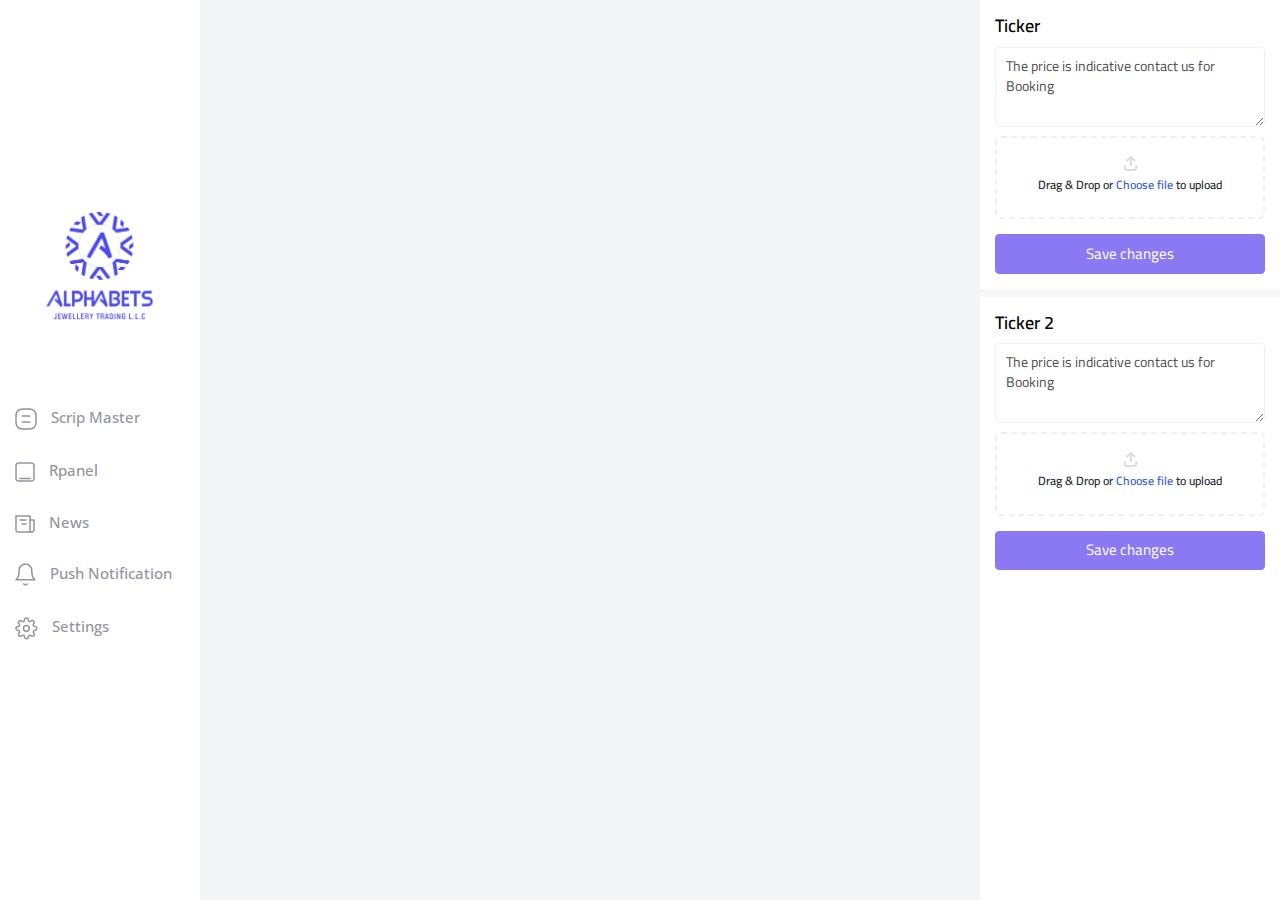
<file: ticker.html>
<!DOCTYPE html>
<html lang="en">

<head>
    <meta charset="UTF-8">
    <meta name="viewport" content="width=device-width, initial-scale=1.0">
    <title>Alphabets</title>
    <link rel="shortcut icon" href="assets/images/favicon.png">
    <link rel="stylesheet" href="assets/css/bootstrap.min.css">
    <link rel="stylesheet" href="assets/js/dropzone/dropzone.min.css">
    <link rel="stylesheet" href="assets/font-awsome/css/all.min.css">
    <link rel="stylesheet" href="assets/css/style.css">
</head>

<body>
    <div class="loader" id="loading">
        <div class="spinner"></div>
    </div>
    <div class="layout">
        <div class="left-bar">
            <div class="logo">
                <img src="assets/images/logo.png" alt="">
            </div>
            <nav class="navbar navbar-expand-lg navbar-light">
                <div class="container-fluid px-0">
                    <button class="navbar-toggler" type="button" data-bs-toggle="collapse" data-bs-target="#navbarNav"
                        aria-controls="navbarNav" aria-expanded="false" aria-label="Toggle navigation">
                        <span class="navbar-toggler-icon"></span>
                    </button>
                    <div class="collapse navbar-collapse" id="navbarNav">
                        <ul class="navbar-nav">
                            <li class="nav-item">
                                <a class="nav-link" href="index.html"><svg width="22" height="22"
                                        viewBox="0 0 22 22" fill="none" xmlns="http://www.w3.org/2000/svg">
                                        <path
                                            d="M14.75 8H7.25M14.75 14H7.25M8 21H14C19 21 21 19 21 14V8C21 3 19 1 14 1H8C3 1 1 3 1 8V14C1 19 3 21 8 21Z"
                                            stroke="#94949E" stroke-width="1.5" stroke-linecap="round"
                                            stroke-linejoin="round" />
                                    </svg>
                                    Scrip Master</a>
                            </li>
                            <li class="nav-item">
                                <a class="nav-link" href="rpanel.html"><svg width="20" height="20" viewBox="0 0 20 20" fill="none"
                                        xmlns="http://www.w3.org/2000/svg">
                                        <path
                                            d="M4.85714 16.4286H15.1429M3.57143 1H16.4286C17.1106 1 17.7646 1.27092 18.2468 1.75315C18.7291 2.23539 19 2.88944 19 3.57143V16.4286C19 17.1106 18.7291 17.7646 18.2468 18.2468C17.7646 18.7291 17.1106 19 16.4286 19H3.57143C2.88944 19 2.23539 18.7291 1.75315 18.2468C1.27092 17.7646 1 17.1106 1 16.4286V3.57143C1 2.88944 1.27092 2.23539 1.75315 1.75315C2.23539 1.27092 2.88944 1 3.57143 1Z"
                                            stroke="#94949E" stroke-width="1.5" stroke-linecap="round"
                                            stroke-linejoin="round" />
                                    </svg>
                                    Rpanel</a>
                            </li>
                            <li class="nav-item">
                                <a class="nav-link" href="news.html"><svg width="20" height="18" viewBox="0 0 20 18" fill="none"
                                        xmlns="http://www.w3.org/2000/svg">
                                        <path
                                            d="M1 1V15C1 15.5304 1.21071 16.0391 1.58579 16.4142C1.96086 16.7893 2.46957 17 3 17H17C17.5304 17 18.0391 16.7893 18.4142 16.4142C18.7893 16.0391 19 15.5304 19 15V5H15"
                                            stroke="#94949E" stroke-width="1.5" stroke-linecap="round"
                                            stroke-linejoin="round" />
                                        <path
                                            d="M1 1H15V15C15 15.5304 15.2107 16.0391 15.5858 16.4142C15.9609 16.7893 16.4696 17 17 17M11 5H5M11 9H7"
                                            stroke="#94949E" stroke-width="1.5" stroke-linecap="round"
                                            stroke-linejoin="round" />
                                    </svg>
                                    News </a>
                            </li>
                            <li class="nav-item">
                                <a class="nav-link" href="notification.html"><svg width="21" height="23" viewBox="0 0 21 23" fill="none"
                                        xmlns="http://www.w3.org/2000/svg">
                                        <path
                                            d="M12.2666 20.95C12.082 21.2682 11.817 21.5323 11.4982 21.716C11.1794 21.8996 10.818 21.9962 10.4501 21.9962C10.0822 21.9962 9.72071 21.8996 9.40191 21.716C9.08311 21.5323 8.81815 21.2682 8.63354 20.95"
                                            stroke="#94949E" stroke-width="1.5" stroke-linecap="round"
                                            stroke-linejoin="round" />
                                        <path
                                            d="M16.7501 7.30005C16.7501 5.62918 16.0864 4.02673 14.9049 2.84524C13.7234 1.66375 12.121 1 10.4501 1C8.7792 1 7.17676 1.66375 5.99527 2.84524C4.81378 4.02673 4.15003 5.62918 4.15003 7.30005C4.15003 14.6501 1 16.7501 1 16.7501H19.9002C19.9002 16.7501 16.7501 14.6501 16.7501 7.30005Z"
                                            stroke="#94949E" stroke-width="1.5" stroke-linecap="round"
                                            stroke-linejoin="round" />
                                    </svg>
                                    Push Notification </a>
                            </li>
                            <li class="nav-item ticker-nav">
                                <a class="nav-link active" aria-current="page" href="ticker.html"><svg width="22" height="22" viewBox="0 0 22 22"
                                        fill="none" xmlns="http://www.w3.org/2000/svg">
                                        <path
                                            d="M21 7V12C21 16 19 18 15 18H14.5C14.19 18 13.89 18.15 13.7 18.4L12.2 20.4C11.54 21.28 10.46 21.28 9.8 20.4L8.3 18.4C8.14 18.18 7.77 18 7.5 18H7C3 18 1 17 1 12V7C1 3 3 1 7 1H11"
                                            stroke="#94949E" stroke-width="1.5" stroke-miterlimit="10"
                                            stroke-linecap="round" stroke-linejoin="round" />
                                        <path
                                            d="M14.2 3.62008C13.87 2.63008 14.26 1.41008 15.34 1.07008C15.9 0.90008 16.6 1.04008 17 1.57008C17.38 1.02008 18.1 0.90008 18.66 1.07008C19.74 1.40008 20.13 2.63008 19.8 3.62008C19.29 5.19008 17.5 6.00008 17 6.00008C16.5 6.00008 14.73 5.20008 14.2 3.62008Z"
                                            stroke="#94949E" stroke-width="1.5" stroke-linecap="round"
                                            stroke-linejoin="round" />
                                        <path d="M14.996 10H15.006M10.995 10H11.005M6.995 10H7.003" stroke="#94949E"
                                            stroke-width="2" stroke-linecap="round" stroke-linejoin="round" />
                                    </svg>

                                    Ticker </a>
                            </li>
                            <li class="nav-item">
                                <a class="nav-link" href="settings.html"><svg width="23" height="23" viewBox="0 0 23 23" fill="none"
                                        xmlns="http://www.w3.org/2000/svg">
                                        <path
                                            d="M11.39 14.2375C12.9626 14.2375 14.2375 12.9626 14.2375 11.39C14.2375 9.81735 12.9626 8.54248 11.39 8.54248C9.81735 8.54248 8.54248 9.81735 8.54248 11.39C8.54248 12.9626 9.81735 14.2375 11.39 14.2375Z"
                                            stroke="#94949E" stroke-width="1.5" stroke-linecap="round"
                                            stroke-linejoin="round" />
                                        <path
                                            d="M18.4139 14.2376C18.2875 14.5238 18.2498 14.8414 18.3057 15.1493C18.3615 15.4572 18.5083 15.7413 18.7271 15.965L18.7841 16.022C18.9606 16.1983 19.1006 16.4077 19.1961 16.6381C19.2916 16.8686 19.3408 17.1156 19.3408 17.3651C19.3408 17.6145 19.2916 17.8616 19.1961 18.092C19.1006 18.3225 18.9606 18.5318 18.7841 18.7081C18.6078 18.8846 18.3984 19.0246 18.1679 19.1202C17.9375 19.2157 17.6905 19.2649 17.441 19.2649C17.1915 19.2649 16.9445 19.2157 16.714 19.1202C16.4836 19.0246 16.2742 18.8846 16.0979 18.7081L16.041 18.6512C15.8173 18.4324 15.5331 18.2856 15.2252 18.2297C14.9173 18.1739 14.5998 18.2116 14.3135 18.338C14.0328 18.4583 13.7933 18.6581 13.6247 18.9127C13.456 19.1674 13.3655 19.4658 13.3643 19.7712V19.9326C13.3643 20.436 13.1643 20.9189 12.8083 21.2749C12.4523 21.6309 11.9695 21.8309 11.466 21.8309C10.9625 21.8309 10.4797 21.6309 10.1237 21.2749C9.76765 20.9189 9.56765 20.436 9.56765 19.9326V19.8471C9.5603 19.533 9.45861 19.2283 9.27579 18.9727C9.09298 18.7171 8.83749 18.5224 8.54255 18.4139C8.25627 18.2875 7.9387 18.2498 7.63079 18.3057C7.32289 18.3615 7.03877 18.5083 6.81507 18.7271L6.75812 18.7841C6.58181 18.9606 6.37245 19.1006 6.142 19.1961C5.91154 19.2916 5.66452 19.3408 5.41505 19.3408C5.16558 19.3408 4.91855 19.2916 4.6881 19.1961C4.45765 19.1006 4.24828 18.9606 4.07198 18.7841C3.89548 18.6078 3.75546 18.3984 3.65993 18.1679C3.56439 17.9375 3.51522 17.6905 3.51522 17.441C3.51522 17.1915 3.56439 16.9445 3.65993 16.714C3.75546 16.4836 3.89548 16.2742 4.07198 16.0979L4.12893 16.041C4.34774 15.8173 4.49453 15.5331 4.55036 15.2252C4.60619 14.9173 4.5685 14.5998 4.44215 14.3135C4.32183 14.0328 4.12205 13.7933 3.8674 13.6247C3.61275 13.456 3.31434 13.3655 3.00891 13.3643H2.84755C2.34408 13.3643 1.86123 13.1643 1.50523 12.8083C1.14922 12.4523 0.949219 11.9695 0.949219 11.466C0.949219 10.9625 1.14922 10.4797 1.50523 10.1237C1.86123 9.76766 2.34408 9.56765 2.84755 9.56765H2.93298C3.24715 9.5603 3.55184 9.45861 3.80744 9.27579C4.06305 9.09298 4.25774 8.83749 4.36622 8.54255C4.49257 8.25627 4.53026 7.9387 4.47443 7.63079C4.4186 7.32289 4.27181 7.03877 4.05299 6.81507L3.99604 6.75812C3.81954 6.58182 3.67952 6.37245 3.58399 6.142C3.48846 5.91154 3.43929 5.66452 3.43929 5.41505C3.43929 5.16558 3.48846 4.91855 3.58399 4.6881C3.67952 4.45765 3.81954 4.24828 3.99604 4.07198C4.17235 3.89548 4.38171 3.75546 4.61217 3.65993C4.84262 3.56439 5.08964 3.51522 5.33911 3.51522C5.58859 3.51522 5.83561 3.56439 6.06606 3.65993C6.29652 3.75546 6.50588 3.89548 6.68219 4.07198L6.73914 4.12893C6.96283 4.34775 7.24695 4.49453 7.55486 4.55036C7.86276 4.60619 8.18033 4.5685 8.46662 4.44215H8.54255C8.82329 4.32183 9.06271 4.12205 9.23136 3.8674C9.4 3.61275 9.4905 3.31434 9.49172 3.00891V2.84755C9.49172 2.34408 9.69172 1.86123 10.0477 1.50523C10.4037 1.14922 10.8866 0.949219 11.3901 0.949219C11.8935 0.949219 12.3764 1.14922 12.7324 1.50523C13.0884 1.86123 13.2884 2.34408 13.2884 2.84755V2.93298C13.2896 3.23841 13.3801 3.53681 13.5487 3.79147C13.7174 4.04612 13.9568 4.2459 14.2376 4.36622C14.5238 4.49257 14.8414 4.53026 15.1493 4.47443C15.4572 4.4186 15.7413 4.27181 15.965 4.05299L16.022 3.99604C16.1983 3.81954 16.4077 3.67952 16.6381 3.58399C16.8686 3.48846 17.1156 3.43929 17.3651 3.43929C17.6145 3.43929 17.8616 3.48846 18.092 3.58399C18.3225 3.67952 18.5318 3.81954 18.7081 3.99604C18.8846 4.17235 19.0246 4.38171 19.1202 4.61217C19.2157 4.84262 19.2649 5.08964 19.2649 5.33911C19.2649 5.58859 19.2157 5.83561 19.1202 6.06606C19.0246 6.29652 18.8846 6.50588 18.7081 6.68219L18.6512 6.73914C18.4324 6.96283 18.2856 7.24696 18.2297 7.55486C18.1739 7.86277 18.2116 8.18034 18.338 8.46662V8.54255C18.4583 8.82329 18.6581 9.06271 18.9127 9.23136C19.1674 9.4 19.4658 9.4905 19.7712 9.49172H19.9326C20.436 9.49172 20.9189 9.69172 21.2749 10.0477C21.6309 10.4037 21.8309 10.8866 21.8309 11.3901C21.8309 11.8935 21.6309 12.3764 21.2749 12.7324C20.9189 13.0884 20.436 13.2884 19.9326 13.2884H19.8471C19.5417 13.2896 19.2433 13.3801 18.9886 13.5487C18.734 13.7174 18.5342 13.9568 18.4139 14.2376Z"
                                            stroke="#94949E" stroke-width="1.5" stroke-linecap="round"
                                            stroke-linejoin="round" />
                                    </svg>
                                    Settings </a>
                            </li>
                        </ul>
                    </div>
                </div>
                <div class="dropdown user-drodwn">
                    <button class="btn btn-secondary dropdown-toggle" type="button" id="dropdownMenuButton" data-bs-toggle="dropdown" aria-expanded="false">
                        <img src="assets/images/users/user-s.png" alt="">
                         <i class="mdi mdi-chevron-down"></i>
                    </button>
                    <div class="dropdown-menu" aria-labelledby="dropdownMenuButton">
                        <a class="dropdown-item" href="#" data-bs-toggle="modal" data-bs-target="#profile-edits">Profile</a>
                        <a class="dropdown-item" href="#" data-bs-toggle="modal" data-bs-target="#change-password">Change Password</a>
                        <a class="dropdown-item" href="#">Logout</a>
                    </div>
                </div>
            </nav>
        </div>
        <div class="ticker-bar">
            <div class="right-bar">

                <div class="ticker">
                    <h4>Ticker</h4>
                    <textarea name="" id="" cols="30" rows="3" class="textarea-input">The price is indicative contact us for Booking</textarea>
              
                      <form action="#" class="dropzone">
                        <div class="fallback">
                            <input name="file" type="file" multiple="multiple">
                        </div>
                        <div class="dz-message needsclick">
                            <div class="">
                                <i class="display-4 text-muted bx bxs-cloud-upload"></i>
                            </div>
                            <i class="fa-solid fa-arrow-up-from-bracket"></i>
                            <h4>Drag & Drop or <a href="#">Choose file </a> to upload</h4>
                        </div>
                    </form>
    
                    <button type="button" class="btn btn-primary w-100">Save changes</button>
                </div>
                <hr>
                <div class="ticker">
                    <h4>Ticker 2</h4>
                    <textarea name="" id="" cols="30" rows="3" class="textarea-input">The price is indicative contact us for Booking</textarea>
              
                      <form action="#" class="dropzone">
                        <div class="fallback">
                            <input name="file" type="file" multiple="multiple">
                        </div>
                        <div class="dz-message needsclick">
                            <div class="">
                                <i class="display-4 text-muted bx bxs-cloud-upload"></i>
                            </div>
                            <i class="fa-solid fa-arrow-up-from-bracket"></i>
                            <h4>Drag & Drop or <a href="#">Choose file </a> to upload</h4>
                        </div>
                    </form>
    
                    <button type="button" class="btn btn-primary w-100">Save changes</button>
                </div>
            </div>
        </div>
    
    </div>

    <!-- The Modal -->
<div class="modal" id="change-password">
    <div class="modal-dialog modal-dialog-centered">
      <div class="modal-content">
        <div class="modal-body">
          <div class="row">
              <div class="col-md-12">
                  <button type="button" class="btn-close" data-bs-dismiss="modal"></button>
                  <div class="change-password">
                      <div class="pass-icn">
                          <svg viewBox="0 0 22 22" fill="none" xmlns="http://www.w3.org/2000/svg">
                              <path d="M10.02 18.5H6.5C5.88 18.5 5.33 18.48 4.84 18.41C2.21 18.12 1.5 16.88 1.5 13.5V8.5C1.5 5.12 2.21 3.88 4.84 3.59C5.33 3.52 5.88 3.5 6.5 3.5H9.96M14.02 3.5H15.5C16.12 3.5 16.67 3.52 17.16 3.59C19.79 3.88 20.5 5.12 20.5 8.5V13.5C20.5 16.88 19.79 18.12 17.16 18.41C16.67 18.48 16.12 18.5 15.5 18.5H14.02M14 1V21" stroke="black" stroke-width="1.5" stroke-linecap="round" stroke-linejoin="round"/>
                              <path d="M10.095 11H10.103M6.09399 11H6.10399" stroke="black" stroke-width="2" stroke-linecap="round" stroke-linejoin="round"/>
                          </svg>  
                      </div>
                      <h3>Set new password</h3>
                      <p>Must be at least 8 characters.</p>
                      <div class="form-group">
                          <label for="old-password">Current Password</label>
                          <input type="password" id="old-password" name="old-password" placeholder="Current Password" class="form-control">
                          <span toggle="#old-password" class="fa fa-fw fa-eye field-icon toggle-password"></span>
                      </div>
                      <div class="form-group">
                          <label for="new-password">New Password</label>
                          <input type="password" id="new-password" name="new-password" placeholder="New Password" class="form-control">
                          <span toggle="#new-password" class="fa fa-fw fa-eye field-icon toggle-password"></span>
                      </div>
                      <div class="form-group">
                          <label for="confirm-password">Confirm Password</label>
                          <input type="password" id="confirm-password" name="confirm-password" placeholder="Confirm Password" class="form-control">
                          <span toggle="#confirm-password" class="fa fa-fw fa-eye field-icon toggle-password"></span>
                      </div>
                      <button type="button" class="btn btn-primary w-100 mt-2">Reset password</button>
                  </div>
              </div>
          </div>
        </div>
      </div>
    </div>
  </div>
  <div class="modal" id="profile-edits">
      <div class="modal-dialog modal-dialog-centered">
        <div class="modal-content">
          <div class="modal-body">
            <div class="row">
                <div class="col-md-12">
                    <button type="button" class="btn-close" data-bs-dismiss="modal"></button>
                    <div class="change-password">
                          <div class="profile-picture">
                              <div class="circle">
                                  <img class="profile-pic"
                                      src="assets/images/users/user.png">
                                      <div class="p-image">
                                          <i class="fa fa-camera upload-button"></i>
                                          <input class="file-upload" type="file" accept="image/*" />
                                      </div>
                              </div>
                              
                          </div>
                          <h3>Change Profile</h3>
                          <div class="form-group">
                            <label for="name">Full Name</label>
                            <input type="text" id="name" name="name" value="Dome james" class="form-control">
                          </div>
                          <div class="form-group">
                            <label for="new-password">Organization</label>
                            <input type="text" id="new-password" name="new-password" value="Organization" class="form-control">
                          </div>
                          <button type="button" class="btn btn-primary w-100 mt-2">Save Changes</button>
                    </div>
                </div>
            </div>
          </div>
        </div>
      </div>
  </div>


    <script src="assets/js/jquery/jquery.min.js"></script>
    <script src="assets/js/bootstrap.bundle.min.js"></script>
    <script src="assets/js/dropzone/dropzone.min.js"></script>
    <script>
        $(function() {
            setTimeout(function() {
                $("#loading").hide();
            }, 500)

        })

        // password visibility

        $(".toggle-password").click(function() {

$(this).toggleClass("fa-eye fa-eye-slash");
var input = $($(this).attr("toggle"));
if (input.attr("type") == "password") {
input.attr("type", "text");
} else {
input.attr("type", "password");
}
});

// change profile pic

$(document).ready(function() {
var readURL = function(input) {
if (input.files && input.files[0]) {
var reader = new FileReader();
reader.onload = function (e) {
$('.profile-pic').attr('src', e.target.result);
}
reader.readAsDataURL(input.files[0]);
}
}
$(".file-upload").on('change', function(){
readURL(this);
});
$(".upload-button").on('click', function() {
$(".file-upload").click();
});
});
    </script>
</body>

</html>
</file>
<file: assets/css/style.css>
@import url('https://fonts.googleapis.com/css2?family=Open+Sans:ital,wght@0,300;0,400;0,500;0,600;0,700;0,800;1,300;1,400;1,500;1,600;1,700&display=swap');
@import url('https://fonts.googleapis.com/css2?family=Cairo:wght@200;300;400;500;600;700;800;900;1000&display=swap');
:root {
    --bg-color: #F3F5F7;
    --main-color: #252D33;
    --heading-color: #2a3042;
    --menu-item-color: #94949E;
    --active-color: #5138ED;
    --input-label-color: #333333;
    --input-placeholder-color: #827F7F;
    --border-color: #e0e0e080;
    --secondary-color: #2a3042;
    --white-color: #ffffff;
    --black-color: #000000;
    --main-btn-bg: #8B79F3;
    --main-link-color: #8B79F3;
}

body{
    background-color: var(--bg-color);
    margin: 0px;
    padding: 0px;
    font-family: 'Open Sans', sans-serif;
}

a, a:hover{
    text-decoration: none;
}

ul, li{
    margin: 0px !important;
    padding: 0px !important;
}

li{
    list-style-type: none;
}

::-webkit-scrollbar-track
{
	border-radius: 10px;
	background-color: #F5F5F5;
}

::-webkit-scrollbar
{
    height: 6px;
    width: 6px;
	background-color: #F5F5F5;
}

::-webkit-scrollbar-thumb
{
	border-radius: 10px;
	background-color: #8B79F3;
}

.btn{
    font-size: 15px;
}

.avatar-xs {
    height: 2.1rem;
    width: 2.1rem
}

.avatar-sm {
    height: 3rem;
    width: 3rem
}

.avatar-md {
    height: 4.5rem;
    width: 4.5rem
}

.avatar-lg {
    height: 6rem;
    width: 6rem
}

.avatar-xl {
    height: 7.5rem;
    width: 7.5rem
}

.avatar-title {
    -webkit-box-align: center;
    -ms-flex-align: center;
    align-items: center;
    background-color: #E0E5F2;
    color: #4318FF;
    display: -webkit-box;
    display: -ms-flexbox;
    display: flex;
    font-weight: 700;
    height: 100%;
    -webkit-box-pack: center;
    -ms-flex-pack: center;
    justify-content: center;
    width: 100%
}

.avatar-group {
    padding-left: 12px;
    display: -webkit-box;
    display: -ms-flexbox;
    display: flex;
    -ms-flex-wrap: wrap;
    flex-wrap: wrap
}

.avatar-group .avatar-group-item {
    margin-left: -12px;
    border: 2px solid white;
    border-radius: 50%;
    -webkit-transition: all .2s;
    transition: all .2s
}

.avatar-group .avatar-group-item:hover {
    position: relative;
    -webkit-transform: translateY(-2px);
    transform: translateY(-2px)
}

/* loader */

.loader{
    background-color: white;
    height: 100vh;
    width: 100%;
    position: relative;
    z-index: 10000;
    display: flex;
    justify-content: center;
    align-items: center;
}
.spinner {
    width: 35px;
    height: 35px;
    display: grid;
    border: 4px solid #0000;
    border-radius: 50%;
    border-color: #dbdcef #0000;
    animation: spinner-e04l1k 1s infinite linear;
  }
  
  .spinner::before{
    content: "";
    grid-area: 1/1;
    margin: 5px;
    border: inherit;
    border-radius: 50%;
  }
  
  .spinner::before {
    border-color: #8B79F3 #0000;
    animation: inherit;
    animation-duration: 0.5s;
    animation-direction: reverse;
  }
  
  @keyframes spinner-e04l1k {
    100% {
      transform: rotate(1turn);
    }
  }

/* ----------- */

.layout{
    min-height: 100vh;
    width: 100%;
}

.main-content{
    position: relative;
    height: 100%;
    width: calc(100% - 680px);
    padding: 30px 25px;
    left: 300px;
    font-family: 'Cairo', sans-serif;
}

.left-bar{
    position: fixed;
    width: 300px;
    height: 100vh;
    background-color: var(--white-color);
    padding: 50px 0px 80px;
    display: flex;
    align-items: start;
    justify-content: center;
    flex-direction: column;
}

.logo{
    text-align: center;
    width: 100%;
}

.logo img{
    width: 200px;
}

.right-bar{
    width: 380px;
    position: fixed;
    top: 0px;
    right: 0px;
    height: 100vh;
    background-color: var(--white-color);
    font-family: 'Cairo', sans-serif;
}

.left-bar .navbar{
    margin-top: 35px;
    width: 100%;
}

.left-bar .navbar ul{
    display: block;
    width: 100%;
}

.left-bar .navbar ul li svg{
    margin-right: 10px;
}

.left-bar .navbar ul li a{
    font-size: 15px;
    font-weight: 500;
    padding: 15px 35px;
    color: var(--menu-item-color);
    transition: .5s;
}

.left-bar .navbar ul li .nav-link.active{
    background-color: var(--bg-color);
    color: var(--active-color);
    font-weight: 600;
    transition: .5s;
}

.left-bar .navbar ul li .nav-link.active svg path{
    stroke: var(--active-color);
    transition: .5s;
}

.user-drodwn{
    display: none;
}

.left-bar .navbar ul li a:hover{
    background-color: var(--bg-color);
    color: var(--active-color);
    transition: .5s;
}

.ticker-nav{
    display: none;
}

.left-bar .navbar ul li a:hover svg path{
    stroke: var(--active-color);
    transition: .5s;
}

.left-bar .bottom-img{
    width: 100%;
    text-align: center;
    margin-top: auto !important;
}

.left-bar .bottom-img img{
    width: 180px;
}

.right-bar .user-div{
    background-color: #FAFCFE;
}

.user-div-top{
    padding: 20px 30px;
    display: flex;
    position: relative;
}

.profile-edits{
    position: absolute;
    top: 40px;
    right: 30px;
}

.profile-edits svg{
    width: 23px;
    height: 23px;
}

.right-bar .user-details{
    display: flex;
    align-items: center;
    margin-left: 15px;
}

.right-bar .user-details h3{
    font-size: 20px;
    font-weight: 600;
    margin-bottom: 5px;
    color: var(--black-color);
}

.right-bar .user-details h5{
    color: #94949E;
    font-size: 15px;
    margin-bottom: 0px;
}

.right-bar .user-div ul li{
    text-align: center;
    padding: 6px 0px !important;
    font-size: 15px;
    border-top: 1px solid #E4F2FF;
}

.right-bar .user-div ul li a{
    color: var(--main-link-color);
}

.ticker{
    padding: 20px 30px;
}

.ticker h4{
    font-size: 20px;
    font-weight: 600;
    margin-bottom: 10px;
}

.textarea-input{
    width: 100%;
    border: 1px solid var(--border-color);
    border-radius: 5px;
    padding: 10px 15px;
    line-height: 25px;
    font-size: 15px;
    color: #515151;
    outline: none;
}

.ticker form{
    margin-bottom: 15px;
}

.dropzone {
    min-height: 80px;
    border: 2px dashed var(--border-color);
    background: var(--white-color);
    border-radius: 6px
}

.dropzone .dz-message {
    font-size: 24px;
    width: 100%
}

.dz-message h4{
    font-size: 15px;
    margin-bottom: 15px;
    color: var(--main-color);
}

.dz-message i{
    color: #dcdcdc;
    font-size: 20px;
}

.dz-message a{
    color: #3261D6;
}

.right-bar hr{
    border-top: 8px solid #F5F5F5;
}

.top-head{
    display: flex;
    justify-content: space-between;
    align-items: center;
    margin-bottom: 20px;
}

.top-head .hello-msg{
    display: flex;
}

.top-head .hello-msg h2{
    font-size: 22px;
    margin-left: 10px;
    font-weight: bold;
}

.top-head h6{
    font-size: 18px;
    color: var(--menu-item-color);
}

.get-app{
    background-color: white;
    border-radius: 10px;
    margin-bottom: 20px;
    display: flex;
}

.get-app .get-app-first{
    padding: 40px 35px;
}

.get-app .get-app-second{
    padding: 25px 45px;
    border-top-right-radius: 10px;
    border-bottom-right-radius: 10px;
 }

.get-app-first h1{
    color: #868DB4;
    font-size: 28px;
    margin-bottom: 20px;
}

.total-online{
    display: flex;
    align-items: center;
}

.total-online h4{
    color: #2B3674;
    font-weight: bold;
    font-size: 23px;
}

.total-online h5{
    color: #EE5D50;
    background-color: #FEEFEE;
    font-weight: bold;
    padding: 8px 10px;
    border-radius: 8px;
    font-size: 25px;
    margin-left: 15px;
    margin-right: 20px;
    margin-bottom: 0px;
}

.get-app-second{
    background-color: #FAFCFE;
}

.fix-message{
    display: flex;
}

.get-app-second h5{
    font-size: 20px;
    font-weight: 600;
    color: #252D33;
    margin-bottom: 10px;
}

.get-app-second .fix-message .textarea-input{
    border: 1px solid #c2cfef80;
    background-color: transparent;
    font-size: 16px;
}

.get-app-second .dz-message h4{
    margin-bottom: 10px;
}

.get-app-second .dropzone{
    border: 2px dashed rgb(194 207 239 / 50%);
}

.fix-message .btn{
    padding: 0.4rem 30px;
    font-size: 14px;
}

.scrip-table{
    background-color: var(--white-color);
    padding: 15px 0px;
    border-radius: 10px;
}

.tbl-search .form-control {
    height: 38px;
    width: 275px;
    font-size: 15px;
    padding-left: 40px;
    padding-right: 20px;
    background-color: #ffffff;
    -webkit-box-shadow: none;
    box-shadow: none;
    border-radius: 30px;
    border: 0px solid #E2E6E8;
    margin-right: 30px;
}

.tbl-search span {
    position: absolute;
    z-index: 10;
    font-size: 16px;
    line-height: 38px;
    left: 13px;
    top: 0;
    color: #2B3674;
}

.tbl-search input::placeholder{
    color: #C4C4C4;
}

.tbl-top-right{
    display: flex;
    justify-content: space-between;
}

.table-top{
    padding: 0px 15px 10px 15px;
    border-bottom: 1px solid #F5F5F5;
    display: flex;
    justify-content: space-between;
}

.col-form-label{
    width: -webkit-fill-available;
    margin-right: 10px;
    font-size: 15px;
}

.table-select .form-control{
    border: 1px solid #F1F1F1;
    font-size: 16px;
    color: #000000;
    min-width: 130px;
    padding: 5px 15px;
    margin-right: 30px;
    border-radius: 5px;
}

.table-select .rows .form-control{
    min-width: 75px;
    width: 75px;
}

.tbl-btns .btn{
    display: flex;
    align-items: center;
    padding: 0.4rem 15px;
    font-size: 14px;
    font-weight: 600;
}

.tbl-btns .btn svg{
    margin-right: 5px;
}

.scrip-table .table th{
    border: 0px;
    background-color: #FAFCFE;
    color: #2B3674;
    font-weight: 700;
    line-height: 20px;
}

.round-btns i{
    width: 30px;
    height: 30px;
    display: flex;
    border-radius: 50px;
    justify-content: center;
    align-items: center;
    font-size: 14px;
    margin: 0px 10px;
    color: var(--white-color);
}

.round-btns{
    display: flex;
}

.scrip-table .table td{
    color: #515151;
    font-weight: 600;
    font-size: 14px;
    text-align: center;
    padding-top: 1rem;
    padding-bottom: 0px;
}

.scrip-table .table tr:last-child td{
    padding-bottom: .75rem;
}

.scrip-table .table tr td:first-child{
    text-align: left !important;
}

.r-btn1 i{
    background-color: #FFCD65;
}

.r-btn2 i{
    background-color: #2DCC70;
    margin-right: 0px;
}

.r-btn3{
    background-color: #F4F4F4;
    color: #008538;
    padding: 3px 15px;
    font-weight: 700;
    font-size: 14px;
    border-radius: 25px;
    cursor: default;
}

.r-btn4{
    background-color: #E6EEFF;
    color: #252C39;
    padding: 3px 15px;
    font-weight: 700;
    font-size: 14px;
    border-radius: 25px;
    cursor: default;
}

.r-btn5{
    background-color: #E6EEFF;
    color: #252C39;
    padding: 3px 10px;
    font-weight: 700;
    font-size: 13px;
    text-transform: uppercase;
    border-radius: 5px;
    cursor: default;
}

.up-down span{
    width: 30px;
    height: 30px;
    display: flex;
    border-radius: 50px;
    justify-content: center;
    align-items: center;
    font-size: 14px;
    margin-right: 5px;
    color: var(--white-color);
}

.up-down .up{
    background-color: #2FCD72;
}

.up-down .down{
    background-color: #FF6678;
}

.tbl-div{
    overflow-x: auto;
}

.tbl-div .table{
    width: 120%;
}

.active-btn{
    background-color: rgb(47 205 114 / 8%);
    color: #2FCD72;
    padding: 2px 12px;
    font-weight: 600;
    font-size: 14px;
    border-radius: 5px;
    cursor: default;
}
.inactive-btn{
    background-color: rgb(255 102 120 / 8%);
    color: #FF6678;
    padding: 2px 12px;
    font-weight: 600;
    font-size: 14px;
    border-radius: 5px;
    cursor: default;
}

.scrip-table .table-bordered>:not(caption)>* {
    border-width: 0px 0;
}

.tbl-count{
    display: flex;
    align-items: center;
    padding: 20px 15px 5px;
}

.tbl-count h6{
    margin-bottom: 0px;
    color: black;
    font-size: 15px;
    margin-right: 25px;
}

.prev-next{
    display: flex;
    align-items: center;
}

.prev-next i{
    width: 28px;
    height: 28px;
    font-size: 10px;
    border-radius: 50px;
    border: 1px solid #DADADA;
    color: black;
    display: flex;
    justify-content: center;
    align-items: center;
    margin-right: 8px;
    transition: .5s;
}

.prev-next span{
    font-weight: 600;
    margin-right: 8px;
}

.prev-next .active i{
    border: 1px solid #7066CE;
    background-color: #7066CE;
    color: var(--white-color);
    transition: .5s;
}

.prev-next i:hover{
    border: 1px solid #7066CE;
    background-color: #7066CE;
    color: var(--white-color);
    transition: .5s;
}

.bottom-btns .tbl-btns{
    width: 100%;
    justify-content: end;
    padding: 20px 15px 5px;
}

.rpanel-table{
    border-radius: 10px;
    background-color: var(--white-color);
    padding: 0px 0px 35px;
    min-height: 80vh;

}

.rpanel-table .table tr:first-child th{
    border-top: 0px;
    border-left: 0px;
    border-right: 1px solid #CBE4FF;
}

.rpanel-table .table tr:first-child th:first-child{
    border-top-left-radius: 10px;
}

.rpanel-table .table tr:first-child th:last-child{
    border-top-right-radius: 10px;
    border-right: 0px;
}

.rpanel-table .table th{
    background-color: #E8F3FF;
    color: #252C39;
    font-size: 15px;
    padding: 10px;
    font-weight: 700;
    text-align: center;
}

.rpanel-table .table td{
    text-align: center;
    font-size: 14px;
    font-weight: 600;
    padding: 8px;
}

.rpanel-table .table-bottom{
    padding: 30px 30px 0px;
}

.rpanel-table .table-bottom h5{
    font-size: 16px;
    font-weight: 600;
}

.rpanel-table .table-bottom h5 svg{
    margin-right: 0px;
}

.sub-tbl .table th{
    border-top: 0px !important;
    border-left: 0px !important;
    border-right: 0px !important;
    color: #666666;
    background-color: white;
    border-bottom: 1px solid #F6F6F6;
    font-size: 16px;
    font-weight: 600;
    padding: 8px 15px;
    text-align: left;
}

.sub-tbl .table td{
    color: #000000;
    padding: 8px 15px;
    text-align: left;
}

.sub-tbl .table{
    margin-top: 12px;
    border: 1px solid white;
    border-radius: 10px;
    box-shadow: 0px 0px 6px rgb(0 0 0 / 8%);
}

.sub-tbl .table tr:last-child td:first-child{
    border-bottom-left-radius: 10px;
}

.sub-tbl .table tr:last-child td:last-child{
    border-bottom-right-radius: 10px;
}

.sub-tbl .table input{
    width: 80px;
    border: 1px solid #F1F1F1;
    font-size: 15px;
    padding: 3px 10px;
    margin: 0;
}

.btn-bottom{
    padding: 20px 30px 0px;
    text-align: right;
}

.btn-bottom .btn{
    border-radius: 30px;
    padding: 8px 20px;
}

.news{
    background-color: var(--white-color);
    border-radius: 10px;
    padding: 15px;
    font-family: 'Open Sans', sans-serif;
}

.news-img-div{
    border-radius: 15px;
    padding: 30px;
    background: linear-gradient(180deg, #8C7BF3 0%, #583FF0 100%);
    height: 100%;
}

.news-img-div .news-img-subdiv{
    border-radius: 20px;
    padding: 25px;
    background: linear-gradient(190deg, rgba(255, 255, 255, 0.30) 0%, rgba(255, 255, 255, 0.30) 65%);
    display: flex;
    align-items: center;
    text-align: center;
    height: 100%;
}

.news-img-div .news-img-subdiv h4{
    color: white;
    background-color: #8E7AFF;
    padding: 8px 45px;
    width: fit-content;
    font-size: 18px;
    border-radius: 5px;
    margin: 0 auto 40px;
}

.news-img-div .news-img-subdiv img{
    width: 100%;
    margin: 0 auto;
}

.news-form{
    padding: 30px;
}

.news-form h3{
    font-weight: bold;
    font-size: 25px;
    color: var(--main-color);
    margin-bottom: 30px;
}

.news-form .form-group label{
    font-size: 14px;
    color: var(--input-label-color);
}

.news-form .form-group .form-control{
    border: 1px solid var(--border-color);
    padding: 10px 13px;
}

.news-form .form-group{
    margin-bottom: 15px;
}

.news-form form{
    margin-top: 30px;
    border-color: #C2CFEF;
    background-color: #F8FAFF;
    min-height: 130px;
    margin-bottom: 15px;
}

.news-form form .dz-message i{
    color: #C2CFEF;  
    margin-top: 25px;
    margin-bottom: 10px;
}

.news-form form .dz-message h4{
    font-size: 13px;
}

.news-form .textarea-input{
    font-size: 14px;
    outline: none;
}

.news-form .btn {
    margin-top: 10px;
    border-radius: 30px;
    padding: 8px 55px;
    font-size: 14px;
}

.news-table{
    border-radius: 15px;
    background-color: var(--white-color);
    padding: 0px;
    margin-top: 20px;
    font-family: 'Open Sans', sans-serif;
    overflow-x: auto;
}

.news-table .table{
    width: 120%;
}

.news-table .table tr:first-child th{
    border-top: 0px;
}

.news-table .table tr:last-child th{
    border-bottom: 0px;
}

.news-table .table tr:first-child th:first-child{
    border-top-left-radius: 15px;
    border-left: 0px;
}

.news-table .table tr:first-child th:last-child{
    border-top-right-radius: 15px;
    border-right: 0px;
}

.news-table .table tr:last-child td:first-child{
    border-bottom-left-radius: 15px;
    border-left: 0px;
}

.news-table .table tr:last-child td:last-child{
    border-bottom-right-radius: 15px;
    border-right: 0px;
}

.news-table .table th{
    background-color: #F8FAFF;
    color: #252C39;
    font-size: 14px;
    padding: 12px 15px;
    font-weight: 600;
}

.news-table .table td{
    font-size: 13px;
    font-weight: 500;
    padding: 8px 15px;
}

.news-table .table input{
    padding: 0px;
    font-weight: 500;
}

.news-table .table input::placeholder{
    color: #BABABA;
}


.news-table .table .form-select{
    padding: 0px;
    min-width: 100px;
    font-weight: 500;
}

.notification-div{
    padding: 80px 120px;
    background-color: var(--white-color);
    border-radius: 10px;
    font-family: 'Open Sans', sans-serif;
}

.push-notification{
    border: 1px solid var(--border-color);
    padding: 60px;
}

.push-notification .news-form{
    padding: 0px;
}

.checkbox-animate{
    border: 1px solid #E9F4FF;
    padding: 3px 15px;
    border-radius: 5px;
    width: fit-content;    
    margin-right: 8px;
}

.checkbox-animate label {
    position: relative;
    cursor: pointer;
    font-size: 13px !important;
    color: #2B3674 !important;
    font-weight: 600;
}
.checkbox-animate label input {
    opacity: 0;
    position: absolute;
    left: 0;
    top: 0;
    z-index: -1;
}
.input-check {
    display: inline-block;
    width: 22px;
    height: 22px;
    border-radius: 20px;
    border: 1px solid #EE5D50;
    position: relative;
    top: 6px;
    margin-right: 5px;
    transition: 0.4s;
}

.input-check::before {
    content: '';
    display: inline-block;
    width: 11px;
    height: 6px;
    border-bottom: 2px solid #fff;
    border-left: 2px solid #fff;
    transform: scale(0) rotate(-45deg);
    position: absolute;
    top: 5px;
    left: 4px;
    transition: 0.4s;
}

.checkbox-animate label input:checked ~ .input-check {
    background-color: #EE5D50;
    border-color: #EE5D50;
}

.checkbox-animate label input:checked ~ .input-check::before {
    transform: scale(1) rotate(-45deg);
}

.msg-check{
    display: flex;
}

.push-notification .news-form form{
    min-height: 120px;
}

.toggle-input {
    position: absolute;
    left: 0;
    top: 0;
    width: 100%;
    height: 100%;
    z-index: 5;
    opacity: 0;
    cursor: pointer;
}
  
.toggle-label {
    width: 30px;
    height: 18px;
    background: #ccc;
    position: relative;
    display: inline-block;
    border-radius: 46px;
    transition: 0.4s;
    box-sizing: border-box;
}
.toggle-label:after {
    content: "";
    position: absolute;
    width: 18px;
    height: 18px;
    border-radius: 100%;
    left: 0;
    top: 0;
    z-index: 2;
    background: #fff;
    box-shadow: 0 0 5px rgba(0, 0, 0, 0.2);
    transition: 0.4s;
}
  
.toggle-input:checked + .toggle-label {
    background-color: #8B79F3;
}
.toggle-input:checked + .toggle-label:after {
    left: 16px;
}
.toggle-switch {
    position: relative;
    width: 30px;
    height: 18px;
    margin-right: 8px;
}

.push-notification .title-topbar{
    display: flex;
    justify-content: space-between;
    align-items: center;
    margin-bottom: 30px;
}

.push-notification .title-topbar h3{
    margin-bottom: 0px;
}

.push-notification .schedule-check{
    display: flex;
    align-items: center;
    font-weight: 500;
}

.settings-tabs .tab{
    background-color: #CEE6FD;
    margin: 0px -25px 30px;
    display: flex;
    justify-content: center;
}

.settings-tabs .tab .tablinks{
    border: 0px;
    background: transparent;
    color: #252C39;
    font-weight: 600;
    margin: 0px 18px;
    padding: 10px 0px;
    height: 100%;
}

.settings-tabs .tab .tablinks.active{
    color: #5138ED;
    border-bottom: 2px solid #5138ED;
}

.settings-tabs .form-control{
    font-weight: 600;
    color: #343434;
}

.settings-tabs .push-notification .news-form form {
    min-height: 140px;
}

.settings-tabs .textarea-input{
    font-weight: 600;
    color: #343434;
}

.abt-textarea .textarea-input{
    padding: 1.5rem;
}

.login-tbl{
    background-color: white;
    border-radius: 15px;
}

.login-tbl .table tr:first-child th{
    border-top: 0px;
    border-left: 0px;
    border-right: 1px solid #CBE4FF;
}

.login-tbl .table tr:last-child td:first-child{
    border-bottom-left-radius: 15px;
}

.login-tbl .table tr:last-child td:last-child{
    border-bottom-right-radius: 15px;
}

.login-tbl .table tr:first-child th:last-child{
    border-right: 0px;
}

.login-tbl .table th{
    background-color: #E8F3FF;
    color: #252C39;
    font-size: 15px;
    padding: 10px 15px;
    font-weight: 700;
}

.login-tbl .table td{
    font-size: 14px;
    font-weight: 600;
    padding: 8px 15px;
}

.logintable-top{
    padding: 15px 25px;
}

.logintable-topleft{
    display: flex;
    align-items: center;
}

.logintable-topleft h3{
    margin-bottom: 0px;
    color: #252D33;
    font-weight: bold;
}

.logintable-topleft form{
    margin-left: 50px;
}

.logintable-topleft form .form-control{
    font-weight: 400;
    min-width: 400px;
}

.logintable-dates{
    display: flex;
    align-items: center;
    justify-content: end;
    height: 100%;
}

.logintable-date{
    display: flex;
}

.logintable-date label{
    margin-bottom: 0px;
    font-size: 15px;
}

.logintable-date input{
    width: 145px;
    border: 1px solid var(--border-color);
    margin-left: 15px;
    padding: 5px 10px;
    color: #4B4B4B;
    outline: none;
}

.from-date{
    margin-right: 30px;
}

.remove_btn{
    color: #a1a1a1;
    background-color: white;
    width: 20px;
    height: 20px;
    border: 1px solid #f3f3f3;
    font-size: 13px;
    position: absolute;
    top: -5px;
    right: -5px;
    z-index: 100;
    border-radius: 25px;
    display: flex;
    justify-content: center;
    align-items: center;
    cursor: pointer;
}

/* login */

.login-page{
    height: 100vh;
    background-color: rgb(139 121 243 / 1%);
    overflow: hidden;
    display: flex;
    justify-content: center;
    align-items: center;
}

.login-left-div{
    background-color: #8B79F3;
    height: 60vh;
    display: flex;
    justify-content: center;
    align-items: center;
    border-top-left-radius: 15px;
    border-bottom-left-radius: 15px;
}

.login-left-div img{
    width: 50%;
}

.login-right-div{
    display: flex;
    justify-content: center;
    align-items: center;
    height: 60vh;
    font-family: 'Cairo', sans-serif;
    border-top-right-radius: 15px;
    border-bottom-right-radius: 15px;
}

.login-right-div h2{
    color: #2B3674;
    font-size: 35px;
    font-weight: bold;
}
.login-right-div p{
    font-size: 16px;
    color: #94949E;
    margin-bottom: 25px;
}

.login-right-div .login-form{
    width: 60%;
}

.login-right-div .login-form .btn{
    padding: 10px;
    font-size: 16px;
    font-weight: 500;
}

.login-right-div .form-control{
    border: 1px solid #E6E3E3;
    font-size: 14px;
    padding: 10px 15px;
    border-radius: 5px;
    margin-bottom: 12px;
    background-color: white !important;
}

.login-right-div input::placeholder{
    color: #827F7F;
}

.login-page .container{
    border-radius: 15px;
    box-shadow: 0px 0px 9px rgb(0 0 0 / 6%);
    background-color: white;
}


/* modal */

.modal{
    font-family: 'Open Sans', sans-serif;
}

.modal .btn-close{
    float: right;
}

.change-password .pass-icn svg{
    width: 22px;
    height: 22px;
}

.change-password{
    padding: 50px 20px;
}

.change-password .pass-icn{
    width: 40px;
    height: 40px;
    border: 1px solid var(--border-color);
    display: flex;
    justify-content: center;
    align-items: center;
    border-radius: 5px;
    margin: 0 auto;
}

.change-password h3{
    text-align: center;
    font-size: 25px;
    font-weight: bold;
    margin: 15px 0px 10px;
}

.change-password p{
    text-align: center;
    font-size: 14px;
    color: #636669;
    margin-bottom: 30px;
}

.change-password .form-group label{
    font-size: 14px;
    font-weight: 600;
}

#change-password .form-group{
    position: relative;
}

.change-password .form-group .form-control{
    border: 1px solid var(--border-color);
    margin-bottom: 15px;
}

#change-password .form-group .form-control{
    padding-right: 50px;
}

#change-password .form-group span{
    position: absolute;
    right: 15px;
    bottom: 11px;
    color: #cfcfcf;
}

#profile-edits .change-password h3{
    margin: 15px 0px 30px;
}

.profile-picture{
    position: relative;
}

.profile-picture .profile-pic {
    width: 100px;
    max-height: 100px;
    display: inline-block;
}

.profile-picture .file-upload {
    display: none;
}
.profile-picture .circle {
    border-radius: 100% !important;
    overflow: hidden;
    width: 100px;
    height: 100px;
    margin: 0 auto;
    border: 2px solid rgba(255, 255, 255, 0.2);
}
.profile-picture img {
    max-width: 100%;
    height: auto;
}
.profile-picture .p-image {
    position: absolute;
    bottom: 0px;
    right: 40%;
    width: 30px;
    height: 30px;
    box-shadow: 0px 3px 3px rgb(0 0 0 / 8%);
    display: flex;
    background-color: #ffffff;
    border-radius: 30px;
    color: #8b79f3;
    transition: all .3s cubic-bezier(.175, .885, .32, 1.275);
    justify-content: center;
    align-items: center;
}
.profile-picture .p-image:hover {
  transition: all .3s cubic-bezier(.175, .885, .32, 1.275);
}
.profile-picture .upload-button {
    font-size: 12px;
}




@media only screen and (max-width: 1600px){
    .left-bar{
        width: 230px;
    }
    .logo img {
        width: 180px;
    }
    .right-bar {
        width: 330px;
    }
    .main-content {
        width: calc(100% - 560px);
        left: 230px;
    }
    .right-bar hr{
        margin: 0px;
    }
    .get-app .get-app-first {
        padding: 40px 30px;
    }
    .get-app-first h1{
        font-size: 25px;
    }
    .total-online h4 {
        font-size: 18px;
        width: 100px;
    }
    .get-app .get-app-second {
        padding: 25px 35px;
    }
    .tbl-search .form-control{
        width: 200px;
    }
    .tbl-div .table {
        width: 140%;
    }
    .news-form {
        padding: 15px;
    }
    .news-form h3{
        margin-bottom: 25px;
    }
    .news-img-div{
        padding: 20px;
    }
    .news-img-div .news-img-subdiv{
        padding: 10px;
    }
    .notification-div{
        padding: 50px;
    }
    .push-notification{
        padding: 30px;
    }
    .logintable-topleft form .form-control {
        min-width: 300px;
    }
    .logintable-topleft form {
        margin-left: 30px;
    }
    .news-table .table {
        width: 140%;
    }

}

@media only screen and (max-width: 1440px){
    .left-bar {
        width: 200px;
    }
    .logo img {
        width: 160px;
    }
    .left-bar .navbar {
        margin-top: 60px;
    }
    .left-bar .navbar ul li a{
        padding: 15px;
    }
    .left-bar .bottom-img img {
        width: 150px;
    }
    .main-content {
        width: calc(100% - 530px);
        left: 200px;
        padding: 30px 18px;
    }
    .table-top{
        padding: 0px 10px 10px 10px;
    }
    .top-head h6 {
        font-size: 16px;
    }
    .sub-tbl{
        overflow-x: auto;
        padding-left: 2px;
        padding-right: 2px;
    }
    .sub-tbl .table{
        width: 120%;
    }
    .get-app .get-app-first {
        padding: 35px 20px;
    }
    .get-app-first h1 {
        font-size: 20px;
    }
    .total-online h4 {
        font-size: 16px;
        width: 90px;
    }
    .total-online h5{
        font-size: 20px;
    }
    .get-app .get-app-second {
        padding: 20px;
    }
    .get-app-second h5{
        font-size: 18px;
    }
    .get-app-second .fix-message .textarea-input{
        height: 80px;
    } 
    .dropzone .dz-message {
        font-size: 16px;
    }
    .dz-message i {
        font-size: 15px;
    }
    .dz-message h4 {
        font-size: 12px !important;
    }
    .tbl-search .form-control {
        width: 170px;
        margin-right: 15px;
    }
    .table-select .form-control {
        margin-right: 10px;
    }
    .table-select .rows .form-control {
        min-width: 60px;
        width: 60px;
    }
    .col-form-label {
        margin-right: 8px;
    }
    .tbl-div .table {
        width: 165%;
    }
    .rpanel-table .table-bottom {
        padding: 30px 20px 0px;
    }
    .news-form {
        padding: 10px;
    }
    .news-table .table {
        width: 155%;
    }
    .push-notification {
        padding: 0px;
        border: 0px;
    }
    .notification-div {
        padding: 35px 25px;
    }
    .settings-tabs .tab{
        margin: 0px -18px 30px;
    }
}

@media only screen and (max-width: 1366px){
    .get-app-second .fix-message .textarea-input {
        height: 95px;
    }
    .tbl-div .table {
        width: 180%;
    }
    .right-bar {
        width: 300px;
    }
    .user-div-top {
        padding: 15px 15px;
    }
    .ticker {
        padding: 15px 15px;
    }
    .main-content {
        width: calc(100% - 500px);
    }
    .right-bar .avatar-md {
        height: 3.5rem;
        width: 3.5rem;
    }
    .right-bar .user-details h3 {
        font-size: 18px;
    }
    .right-bar .user-details h5 {
        font-size: 14px;
    }
    .ticker h4 {
        font-size: 18px;
    }
    .textarea-input{
        padding: 8px 10px;
        line-height: 20px;
        font-size: 14px;
    }
    .right-bar .textarea-input{
        height: 80px;
    }
    .news-img-div {
        padding: 35px 20px;
    }
    .news {
        padding: 25px;
    }
    .news-table .table {
        width: 170%;
    }
    .checkbox-animate {
        padding: 3px 12px;
    }
    .input-check{
        width: 18px;
        height: 18px;
        margin-right: 2px;
    }
    .input-check::before{
        top: 4px;
        width: 9px;
        height: 5px;
    }
    .settings-tabs .textarea-input{
        font-size: .8125rem;
    }
    .abt-textarea .textarea-input {
        padding: 1rem;
    }
    .logintable-topleft form .form-control {
        min-width: 160px;
    }
    .logintable-date input{
        width: 125px;
        margin-left: 10px;
    }
    .from-date {
        margin-right: 20px;
    }
    .logintable-top {
        padding: 15px;
    }
    .table-top {
        padding: 0px 15px 10px 15px;
        flex-direction: column;
    }
    .tbl-search span{
        left: 0px;
    }
    .tbl-search .form-control{
        padding-left: 25px;
        width: 360px;
    }

}

@media only screen and (max-width: 1200px){
    .msg-check {
        display: block;
    }
    .checkbox-animate {
        padding: 3px 15px;
        display: inline-block;
        margin-bottom: 8px;
    }
    .get-app .get-app-first {
        padding: 25px 20px;
    }
    .get-app{
        flex-direction: column;
    }
    .get-app-first h1 {
        font-size: 25px;
    }
    .total-online h4 {
        font-size: 20px;
        width: 200px;
    }
    .get-app .col-md-5, .get-app .col-md-7{
        width: 100%;
    }
    .get-app-second h5 {
        font-size: 20px;
    }
    .get-app-second .dropzone .dz-message {
        font-size: 25px;
    }
    .col-form-label{
        font-size: 14px;
    }
    .table-select .form-control{
        min-width: 115px;
        padding: 5px 10px;
        font-size: 14px;
    }
    .tbl-div .table {
        width: 210%;
    }
    .tbl-btns .btn{
        padding: 0.4rem 10px;
        font-size: 13px;
    }
    .bottom-btns .tbl-btns{
        padding: 20px 15px 5px 0px;
    }
    .tbl-count{
        padding: 20px 0px 5px 15px;
    }
    .tbl-count h6 {
        font-size: 14px;
        margin-right: 8px;
    }
    .prev-next i {
        width: 24px;
        height: 24px;
        font-size: 8px;
        margin-right: 5px;
    }
    .prev-next span {
        margin-right: 5px;
    }
    .sub-tbl .table {
        width: 135%;
    }
    .news .col-md-8{
        width: 100%;
    }
    .news .col-md-4{
        display: none;
    }
    .news-table .table {
        width: 215%;
    }
    .logintable-top .col-md-5{
        width: 100%;
    }
    .logintable-top .col-md-7{
        width: 100%;
    }
    .logintable-topleft {
        justify-content: space-between;
    }
    .logintable-topleft form .form-control{
        width: 235px;
        margin-right: 0px;
        border: 1px solid var(--border-color);
        border-radius: 5px;
        padding-left: 40px;
    }
    .logintable-dates {
        justify-content: flex-start;
        margin-top: 10px;
    }
    .logintable-topleft .tbl-search span {
        left: 15px;
    }
}

@media (max-width: 768px) {
    .left-bar{
        width: 100%;
        top: 0px;
        z-index: 100;
        height: 80px;
        padding: 10px 0px;
        display: flex;
        flex-direction: row;
    }
    .logo{
        width: auto;
        position: fixed;
        top: 10px;
        left: 15px;
    }
    .logo img {
        width: 80px;
    }
    .left-bar .navbar {
        margin-top: 0px;
    }
    .left-bar .bottom-img, .right-bar{
        display: none;
    }
    .navbar .container-fluid{
        justify-content: end;
    }
    .navbar-toggler-icon{
        margin-top: 5px;
        width: 30px;
    }
    .main-content {
        width: 100%;
        left: 0px;
        top: 75px;
    }
    .top-head {
        display: flex;
        justify-content: start;
        align-items: start;
        flex-direction: column;
        margin-bottom: 15px;
    }
    .get-app{
        border-radius: 5px;
    }
    .get-app-first h1 {
        font-size: 22px;
        margin-bottom: 15px;
    }
    .total-online h4 {
        width: 130px;
    }
    .get-app .get-app-first {
        padding: 20px;
    }
    .get-app-second .dropzone{
        margin-bottom: 20px;
    }
    .tbl-top-right{
        flex-direction: column;
    }
    .tbl-btns{
        margin-left: 0px !important;
        margin-top: 10px;
    }
    .table-select{
         flex-direction: column;
    }
    .table-select .form-control{
        width: 100%;
    }
    .table-select .d-flex{
        flex-direction: column;
    }
    .tbl-div .table {
        width: 410%;
    }
    .bottom-btns .tbl-btns {
        padding: 0px 15px 10px 0px;
    }
    .navbar-toggler{
        border: 0px;
        padding-right: 80px;
        outline: none;
    }
    .navbar-toggler:focus{
        box-shadow: none;
    }
    .navbar-collapse{
        background-color: white;
        margin-top: 25px;
    }
    .left-bar .navbar ul li a {
        padding: 15px 25px;
    }
    .sub-tbl .table {
        width: 270%;
    }
    .rpanel-table{
        padding: 0px 0px 30px;
        border-radius: 5px;
    }
    .rpanel-table .table-bottom {
        padding: 25px 15px 0px;
    }
    .rpanel-tbl{
        overflow-x: auto;
    }
    .rpanel-tbl table{
        width: 150%;
    }
    .rpanel-table .table tr:first-child th:first-child {
        border-top-left-radius: 5px;
    }
    .rpanel-table .table tr:first-child th:last-child {
        border-top-right-radius: 5px;
    }
    .news {
        padding: 15px 10px;
    }
    .news-form h3 {
        margin-bottom: 20px;
    }
    .news-form form {
        margin-top: 10px;
    }
    .news-form .form-group {
        margin-bottom: 5px;
    }
    .news-table .table {
        width: 400%;
    }
    .table-select .rows .form-control {
        min-width: 120px;
        width: 120px;
    }
    .notification-div {
        padding: 25px 20px;
    }
    .push-notification .title-topbar{
        align-items: flex-start;
        margin-bottom: 25px;
        flex-direction: column;
    }
    .push-notification .title-topbar h3 {
        margin-bottom: 15px;
    }
    .checkbox-animate{
        margin-bottom: 10px;
    }
    .news-form .btn {
        margin-top: 5px;
    }
    .settings-tabs .tab {
        margin: 0px 0px 15px;
        flex-direction: column;
        background: transparent;
    }
    .settings-tabs .tab .tablinks{
        background: #ffffff;
        margin: 0px;
        margin-bottom: 8px;
    }
    .settings-tabs .tab .tablinks.active {
        background-color: #CEE6FD;
        border-bottom: 0px solid #5138ED;
    }
    .logintable-dates{
        flex-direction: column;
        align-items: flex-start;
    }
    .logintable-date label{
        min-width: 100px;
    }
    .logintable-date{
        margin-top: 8px;
    }
    .settings-tabs .push-notification .title-topbar h3{
        margin-bottom: 0px;
    }
    .login-table{
        overflow-x: auto;
    }
    .login-table .table{
        width: 180%;
    }
    .ticker-bar{
        width: 100%;
        padding: 18px;
        margin-top: 80px;
    }
    .ticker-bar .right-bar{
        display: block !important;
        width: 100%;
        height: auto;
        position: initial;
    }
    .ticker-nav{
        display: block;
    }
    .news, .notification-div, .ticker-bar .right-bar, .settings-tabs .tab .tablinks, .login-tbl{
        border-radius: 5px;
    }
    .user-drodwn{
        display: block;
        position: absolute;
        right: 0px;
        top: 5px;
    }
    .user-drodwn .btn-secondary{
        background: transparent;
        border: 0px;
        padding: 0px 15px 0px 0px;
    }
    .user-drodwn .btn-secondary img{
        width: 50px;
    }
    .user-drodwn .btn.show:focus, .user-drodwn .btn:active:focus{
        box-shadow: none !important;
    }
    .user-drodwn .dropdown-menu[data-bs-popper]{
        right: 10px;
        left: auto;
    }
    .user-drodwn .dropdown-item{
        padding: 8px 20px;
        font-size: 14px;
    }
    .user-drodwn .dropdown-menu{
        padding: 10px 0px;
    }
    .user-drodwn .dropdown-menu.show{
        top: 120% !important;
    }
    .profile-picture .p-image{
        right: 36%;
    }
    .login-page{
        height: auto;
    }
    .login-page .container{
        box-shadow:none;
        border-radius: 0px;
    }
    .login-left-div, .login-right-div{
        border-radius: 0px !important;
    }
    .login-left-div{
        height: 50vh;
    }
    .login-right-div{
        height: 50vh;
    }
    .login-right-div .login-form {
        width: 80%;
    }
    .login-left-div img {
        width: 55%;
    }
    .login-page{
        background-color: white;
    }

}

@media (max-width: 400px) {
    .total-online h4 {
        width: 95px;
        font-size: 18px;
    }
    .tbl-btns .btn {
        padding: 0.4rem 8px;
        font-size: 12px;
    }
    .bottom-btns .tbl-btns {
        padding: 0px 8px 10px 0px;
    }
}
</file>
<file: assets/js/dropzone/dropzone.min.css>
@-webkit-keyframes passing-through {
    0% {
        opacity: 0;
        -webkit-transform: translateY(40px);
        -moz-transform: translateY(40px);
        -ms-transform: translateY(40px);
        -o-transform: translateY(40px);
        transform: translateY(40px)
    }

    30%,
    70% {
        opacity: 1;
        -webkit-transform: translateY(0px);
        -moz-transform: translateY(0px);
        -ms-transform: translateY(0px);
        -o-transform: translateY(0px);
        transform: translateY(0px)
    }

    100% {
        opacity: 0;
        -webkit-transform: translateY(-40px);
        -moz-transform: translateY(-40px);
        -ms-transform: translateY(-40px);
        -o-transform: translateY(-40px);
        transform: translateY(-40px)
    }
}

@-moz-keyframes passing-through {
    0% {
        opacity: 0;
        -webkit-transform: translateY(40px);
        -moz-transform: translateY(40px);
        -ms-transform: translateY(40px);
        -o-transform: translateY(40px);
        transform: translateY(40px)
    }

    30%,
    70% {
        opacity: 1;
        -webkit-transform: translateY(0px);
        -moz-transform: translateY(0px);
        -ms-transform: translateY(0px);
        -o-transform: translateY(0px);
        transform: translateY(0px)
    }

    100% {
        opacity: 0;
        -webkit-transform: translateY(-40px);
        -moz-transform: translateY(-40px);
        -ms-transform: translateY(-40px);
        -o-transform: translateY(-40px);
        transform: translateY(-40px)
    }
}

@keyframes passing-through {
    0% {
        opacity: 0;
        -webkit-transform: translateY(40px);
        -moz-transform: translateY(40px);
        -ms-transform: translateY(40px);
        -o-transform: translateY(40px);
        transform: translateY(40px)
    }

    30%,
    70% {
        opacity: 1;
        -webkit-transform: translateY(0px);
        -moz-transform: translateY(0px);
        -ms-transform: translateY(0px);
        -o-transform: translateY(0px);
        transform: translateY(0px)
    }

    100% {
        opacity: 0;
        -webkit-transform: translateY(-40px);
        -moz-transform: translateY(-40px);
        -ms-transform: translateY(-40px);
        -o-transform: translateY(-40px);
        transform: translateY(-40px)
    }
}

@-webkit-keyframes slide-in {
    0% {
        opacity: 0;
        -webkit-transform: translateY(40px);
        -moz-transform: translateY(40px);
        -ms-transform: translateY(40px);
        -o-transform: translateY(40px);
        transform: translateY(40px)
    }

    30% {
        opacity: 1;
        -webkit-transform: translateY(0px);
        -moz-transform: translateY(0px);
        -ms-transform: translateY(0px);
        -o-transform: translateY(0px);
        transform: translateY(0px)
    }
}

@-moz-keyframes slide-in {
    0% {
        opacity: 0;
        -webkit-transform: translateY(40px);
        -moz-transform: translateY(40px);
        -ms-transform: translateY(40px);
        -o-transform: translateY(40px);
        transform: translateY(40px)
    }

    30% {
        opacity: 1;
        -webkit-transform: translateY(0px);
        -moz-transform: translateY(0px);
        -ms-transform: translateY(0px);
        -o-transform: translateY(0px);
        transform: translateY(0px)
    }
}

@keyframes slide-in {
    0% {
        opacity: 0;
        -webkit-transform: translateY(40px);
        -moz-transform: translateY(40px);
        -ms-transform: translateY(40px);
        -o-transform: translateY(40px);
        transform: translateY(40px)
    }

    30% {
        opacity: 1;
        -webkit-transform: translateY(0px);
        -moz-transform: translateY(0px);
        -ms-transform: translateY(0px);
        -o-transform: translateY(0px);
        transform: translateY(0px)
    }
}

@-webkit-keyframes pulse {
    0% {
        -webkit-transform: scale(1);
        -moz-transform: scale(1);
        -ms-transform: scale(1);
        -o-transform: scale(1);
        transform: scale(1)
    }

    10% {
        -webkit-transform: scale(1.1);
        -moz-transform: scale(1.1);
        -ms-transform: scale(1.1);
        -o-transform: scale(1.1);
        transform: scale(1.1)
    }

    20% {
        -webkit-transform: scale(1);
        -moz-transform: scale(1);
        -ms-transform: scale(1);
        -o-transform: scale(1);
        transform: scale(1)
    }
}

@-moz-keyframes pulse {
    0% {
        -webkit-transform: scale(1);
        -moz-transform: scale(1);
        -ms-transform: scale(1);
        -o-transform: scale(1);
        transform: scale(1)
    }

    10% {
        -webkit-transform: scale(1.1);
        -moz-transform: scale(1.1);
        -ms-transform: scale(1.1);
        -o-transform: scale(1.1);
        transform: scale(1.1)
    }

    20% {
        -webkit-transform: scale(1);
        -moz-transform: scale(1);
        -ms-transform: scale(1);
        -o-transform: scale(1);
        transform: scale(1)
    }
}

@keyframes pulse {
    0% {
        -webkit-transform: scale(1);
        -moz-transform: scale(1);
        -ms-transform: scale(1);
        -o-transform: scale(1);
        transform: scale(1)
    }

    10% {
        -webkit-transform: scale(1.1);
        -moz-transform: scale(1.1);
        -ms-transform: scale(1.1);
        -o-transform: scale(1.1);
        transform: scale(1.1)
    }

    20% {
        -webkit-transform: scale(1);
        -moz-transform: scale(1);
        -ms-transform: scale(1);
        -o-transform: scale(1);
        transform: scale(1)
    }
}

.dropzone,
.dropzone * {
    box-sizing: border-box
}

.dropzone {
    min-height: 150px;
    border: 2px solid rgba(0, 0, 0, 0.3);
    background: white;
    padding: 10px
}

.dropzone.dz-clickable {
    cursor: pointer
}

.dropzone.dz-clickable * {
    cursor: default
}

.dropzone.dz-clickable .dz-message,
.dropzone.dz-clickable .dz-message * {
    cursor: pointer
}

.dropzone.dz-started .dz-message {
    display: none
}

.dropzone.dz-drag-hover {
    border-style: solid
}

.dropzone.dz-drag-hover .dz-message {
    opacity: 0.5
}

.dropzone .dz-message {
    text-align: center;
    margin: 0
}

.dropzone .dz-message .dz-button {
    background: none;
    color: inherit;
    border: none;
    padding: 0;
    font: inherit;
    cursor: pointer;
    outline: inherit
}

.dropzone .dz-preview {
    position: relative;
    display: inline-block;
    vertical-align: top;
    margin: 5px;
}

.dropzone .dz-preview:hover {
    z-index: 1000
}

.dropzone .dz-preview:hover .dz-details {
    opacity: 1
}

.dropzone .dz-preview.dz-file-preview .dz-image {
    border-radius: 5px;
    background: #999;
    background: linear-gradient(to bottom, #eee, #ddd)
}

.dropzone .dz-preview.dz-file-preview .dz-details {
    opacity: 1
}

.dropzone .dz-preview.dz-image-preview {
    background: white
}

.dropzone .dz-preview.dz-image-preview .dz-details {
    -webkit-transition: opacity 0.2s linear;
    -moz-transition: opacity 0.2s linear;
    -ms-transition: opacity 0.2s linear;
    -o-transition: opacity 0.2s linear;
    transition: opacity 0.2s linear
}

.dropzone .dz-preview .dz-remove {
    font-size: 14px;
    text-align: center;
    display: block;
    cursor: pointer;
    border: none
}

.dropzone .dz-preview .dz-remove:hover {
    text-decoration: underline
}

.dropzone .dz-preview:hover .dz-details {
    opacity: 1
}

.dropzone .dz-preview .dz-details {
    z-index: 20;
    position: absolute;
    top: 0;
    left: 0;
    opacity: 0;
    font-size: 12px;
    min-width: 100%;
    max-width: 100%;
    padding: 0em;
    text-align: center;
    color: rgba(0, 0, 0, 0.9);
    line-height: 310%;
}

.dropzone .dz-preview .dz-details .dz-size {
    margin-bottom: 1em;
    font-size: 12px;
}

.dropzone .dz-preview .dz-details .dz-filename {
    white-space: nowrap
}

.dropzone .dz-preview .dz-details .dz-filename:hover span {
    border: 1px solid rgba(200, 200, 200, 0.8);
    background-color: rgba(255, 255, 255, 0.8)
}

.dropzone .dz-preview .dz-details .dz-filename:not(:hover) {
    overflow: hidden;
    text-overflow: ellipsis
}

.dropzone .dz-preview .dz-details .dz-filename:not(:hover) span {
    border: 1px solid transparent
}

.dropzone .dz-preview .dz-details .dz-filename span,
.dropzone .dz-preview .dz-details .dz-size span {
    background-color: rgba(255, 255, 255, 0.4);
    padding: 0 0.4em;
    border-radius: 3px
}

.dropzone .dz-preview:hover .dz-image img {
    /* -webkit-transform: scale(1.05, 1.05);
    -moz-transform: scale(1.05, 1.05);
    -ms-transform: scale(1.05, 1.05);
    -o-transform: scale(1.05, 1.05);
    transform: scale(1.05, 1.05);
    -webkit-filter: blur(8px);
    filter: blur(8px) */
}

.dropzone .dz-preview .dz-image {
    border-radius: 5px;
    overflow: hidden;
    width: 85px;
    height: 85px;
    position: relative;
    display: block;
    z-index: 10;
}

.dropzone .dz-preview .dz-image img {
    display: block
}

.dropzone .dz-preview.dz-success .dz-success-mark {
    -webkit-animation: passing-through 3s cubic-bezier(0.77, 0, 0.175, 1);
    -moz-animation: passing-through 3s cubic-bezier(0.77, 0, 0.175, 1);
    -ms-animation: passing-through 3s cubic-bezier(0.77, 0, 0.175, 1);
    -o-animation: passing-through 3s cubic-bezier(0.77, 0, 0.175, 1);
    animation: passing-through 3s cubic-bezier(0.77, 0, 0.175, 1)
}

.dropzone .dz-preview.dz-error .dz-error-mark {
    opacity: 1;
    -webkit-animation: slide-in 3s cubic-bezier(0.77, 0, 0.175, 1);
    -moz-animation: slide-in 3s cubic-bezier(0.77, 0, 0.175, 1);
    -ms-animation: slide-in 3s cubic-bezier(0.77, 0, 0.175, 1);
    -o-animation: slide-in 3s cubic-bezier(0.77, 0, 0.175, 1);
    animation: slide-in 3s cubic-bezier(0.77, 0, 0.175, 1)
}

.dropzone .dz-preview .dz-success-mark,
.dropzone .dz-preview .dz-error-mark {
    pointer-events: none;
    opacity: 0;
    z-index: 500;
    position: absolute;
    display: block;
    top: 68%;
    left: 68%;
    margin-left: -27px;
    margin-top: -27px
}

.dropzone .dz-preview .dz-success-mark svg,
.dropzone .dz-preview .dz-error-mark svg {
    display: block;
    width: 25px;
    height: 25px;
}

.dropzone .dz-preview.dz-processing .dz-progress {
    opacity: 1;
    -webkit-transition: all 0.2s linear;
    -moz-transition: all 0.2s linear;
    -ms-transition: all 0.2s linear;
    -o-transition: all 0.2s linear;
    transition: all 0.2s linear
}

.dropzone .dz-preview.dz-complete .dz-progress {
    opacity: 0;
    -webkit-transition: opacity 0.4s ease-in;
    -moz-transition: opacity 0.4s ease-in;
    -ms-transition: opacity 0.4s ease-in;
    -o-transition: opacity 0.4s ease-in;
    transition: opacity 0.4s ease-in
}

.dropzone .dz-preview:not(.dz-processing) .dz-progress {
    -webkit-animation: pulse 6s ease infinite;
    -moz-animation: pulse 6s ease infinite;
    -ms-animation: pulse 6s ease infinite;
    -o-animation: pulse 6s ease infinite;
    animation: pulse 6s ease infinite
}

.dropzone .dz-preview .dz-progress {
    opacity: 1;
    z-index: 1000;
    pointer-events: none;
    position: absolute;
    height: 16px;
    left: 50%;
    top: 50%;
    margin-top: -8px;
    width: 80px;
    margin-left: -40px;
    background: rgba(255, 255, 255, 0.9);
    -webkit-transform: scale(1);
    border-radius: 8px;
    overflow: hidden
}

.dropzone .dz-preview .dz-progress .dz-upload {
    background: #333;
    background: linear-gradient(to bottom, #666, #444);
    position: absolute;
    top: 0;
    left: 0;
    bottom: 0;
    width: 0;
    -webkit-transition: width 300ms ease-in-out;
    -moz-transition: width 300ms ease-in-out;
    -ms-transition: width 300ms ease-in-out;
    -o-transition: width 300ms ease-in-out;
    transition: width 300ms ease-in-out
}

.dropzone .dz-preview.dz-error .dz-error-message {
    display: block
}

.dropzone .dz-preview.dz-error:hover .dz-error-message {
    opacity: 1;
    pointer-events: auto
}

.dropzone .dz-preview .dz-error-message {
    pointer-events: none;
    z-index: 1000;
    position: absolute;
    display: block;
    display: none;
    opacity: 0;
    -webkit-transition: opacity 0.3s ease;
    -moz-transition: opacity 0.3s ease;
    -ms-transition: opacity 0.3s ease;
    -o-transition: opacity 0.3s ease;
    transition: opacity 0.3s ease;
    border-radius: 8px;
    font-size: 13px;
    top: 130px;
    left: -10px;
    width: 140px;
    background: #be2626;
    background: linear-gradient(to bottom, #be2626, #a92222);
    padding: 0.5em 1.2em;
    color: white
}

.dropzone .dz-preview .dz-error-message:after {
    content: '';
    position: absolute;
    top: -6px;
    left: 64px;
    width: 0;
    height: 0;
    border-left: 6px solid transparent;
    border-right: 6px solid transparent;
    border-bottom: 6px solid #be2626
}
</file>
<file: assets/font-awsome/css/all.min.css>
.fa{font-family:var(--fa-style-family,"Font Awesome 6 Free");font-weight:var(--fa-style,900)}.fa,.fa-brands,.fa-classic,.fa-regular,.fa-sharp,.fa-solid,.fab,.far,.fas{-moz-osx-font-smoothing:grayscale;-webkit-font-smoothing:antialiased;display:var(--fa-display,inline-block);font-style:normal;font-variant:normal;line-height:1;text-rendering:auto}.fa-classic,.fa-regular,.fa-solid,.far,.fas{font-family:"Font Awesome 6 Free"}.fa-brands,.fab{font-family:"Font Awesome 6 Brands"}.fa-1x{font-size:1em}.fa-2x{font-size:2em}.fa-3x{font-size:3em}.fa-4x{font-size:4em}.fa-5x{font-size:5em}.fa-6x{font-size:6em}.fa-7x{font-size:7em}.fa-8x{font-size:8em}.fa-9x{font-size:9em}.fa-10x{font-size:10em}.fa-2xs{font-size:.625em;line-height:.1em;vertical-align:.225em}.fa-xs{font-size:.75em;line-height:.08333em;vertical-align:.125em}.fa-sm{font-size:.875em;line-height:.07143em;vertical-align:.05357em}.fa-lg{font-size:1.25em;line-height:.05em;vertical-align:-.075em}.fa-xl{font-size:1.5em;line-height:.04167em;vertical-align:-.125em}.fa-2xl{font-size:2em;line-height:.03125em;vertical-align:-.1875em}.fa-fw{text-align:center;width:1.25em}.fa-ul{list-style-type:none;margin-left:var(--fa-li-margin,2.5em);padding-left:0}.fa-ul>li{position:relative}.fa-li{left:calc(var(--fa-li-width, 2em)*-1);position:absolute;text-align:center;width:var(--fa-li-width,2em);line-height:inherit}.fa-border{border-radius:var(--fa-border-radius,.1em);border:var(--fa-border-width,.08em) var(--fa-border-style,solid) var(--fa-border-color,#eee);padding:var(--fa-border-padding,.2em .25em .15em)}.fa-pull-left{float:left;margin-right:var(--fa-pull-margin,.3em)}.fa-pull-right{float:right;margin-left:var(--fa-pull-margin,.3em)}.fa-beat{-webkit-animation-name:fa-beat;animation-name:fa-beat;-webkit-animation-delay:var(--fa-animation-delay,0s);animation-delay:var(--fa-animation-delay,0s);-webkit-animation-direction:var(--fa-animation-direction,normal);animation-direction:var(--fa-animation-direction,normal);-webkit-animation-duration:var(--fa-animation-duration,1s);animation-duration:var(--fa-animation-duration,1s);-webkit-animation-iteration-count:var(--fa-animation-iteration-count,infinite);animation-iteration-count:var(--fa-animation-iteration-count,infinite);-webkit-animation-timing-function:var(--fa-animation-timing,ease-in-out);animation-timing-function:var(--fa-animation-timing,ease-in-out)}.fa-bounce{-webkit-animation-name:fa-bounce;animation-name:fa-bounce;-webkit-animation-delay:var(--fa-animation-delay,0s);animation-delay:var(--fa-animation-delay,0s);-webkit-animation-direction:var(--fa-animation-direction,normal);animation-direction:var(--fa-animation-direction,normal);-webkit-animation-duration:var(--fa-animation-duration,1s);animation-duration:var(--fa-animation-duration,1s);-webkit-animation-iteration-count:var(--fa-animation-iteration-count,infinite);animation-iteration-count:var(--fa-animation-iteration-count,infinite);-webkit-animation-timing-function:var(--fa-animation-timing,cubic-bezier(.28,.84,.42,1));animation-timing-function:var(--fa-animation-timing,cubic-bezier(.28,.84,.42,1))}.fa-fade{-webkit-animation-name:fa-fade;animation-name:fa-fade;-webkit-animation-iteration-count:var(--fa-animation-iteration-count,infinite);animation-iteration-count:var(--fa-animation-iteration-count,infinite);-webkit-animation-timing-function:var(--fa-animation-timing,cubic-bezier(.4,0,.6,1));animation-timing-function:var(--fa-animation-timing,cubic-bezier(.4,0,.6,1))}.fa-beat-fade,.fa-fade{-webkit-animation-delay:var(--fa-animation-delay,0s);animation-delay:var(--fa-animation-delay,0s);-webkit-animation-direction:var(--fa-animation-direction,normal);animation-direction:var(--fa-animation-direction,normal);-webkit-animation-duration:var(--fa-animation-duration,1s);animation-duration:var(--fa-animation-duration,1s)}.fa-beat-fade{-webkit-animation-name:fa-beat-fade;animation-name:fa-beat-fade;-webkit-animation-iteration-count:var(--fa-animation-iteration-count,infinite);animation-iteration-count:var(--fa-animation-iteration-count,infinite);-webkit-animation-timing-function:var(--fa-animation-timing,cubic-bezier(.4,0,.6,1));animation-timing-function:var(--fa-animation-timing,cubic-bezier(.4,0,.6,1))}.fa-flip{-webkit-animation-name:fa-flip;animation-name:fa-flip;-webkit-animation-delay:var(--fa-animation-delay,0s);animation-delay:var(--fa-animation-delay,0s);-webkit-animation-direction:var(--fa-animation-direction,normal);animation-direction:var(--fa-animation-direction,normal);-webkit-animation-duration:var(--fa-animation-duration,1s);animation-duration:var(--fa-animation-duration,1s);-webkit-animation-iteration-count:var(--fa-animation-iteration-count,infinite);animation-iteration-count:var(--fa-animation-iteration-count,infinite);-webkit-animation-timing-function:var(--fa-animation-timing,ease-in-out);animation-timing-function:var(--fa-animation-timing,ease-in-out)}.fa-shake{-webkit-animation-name:fa-shake;animation-name:fa-shake;-webkit-animation-duration:var(--fa-animation-duration,1s);animation-duration:var(--fa-animation-duration,1s);-webkit-animation-iteration-count:var(--fa-animation-iteration-count,infinite);animation-iteration-count:var(--fa-animation-iteration-count,infinite);-webkit-animation-timing-function:var(--fa-animation-timing,linear);animation-timing-function:var(--fa-animation-timing,linear)}.fa-shake,.fa-spin{-webkit-animation-delay:var(--fa-animation-delay,0s);animation-delay:var(--fa-animation-delay,0s);-webkit-animation-direction:var(--fa-animation-direction,normal);animation-direction:var(--fa-animation-direction,normal)}.fa-spin{-webkit-animation-name:fa-spin;animation-name:fa-spin;-webkit-animation-duration:var(--fa-animation-duration,2s);animation-duration:var(--fa-animation-duration,2s);-webkit-animation-iteration-count:var(--fa-animation-iteration-count,infinite);animation-iteration-count:var(--fa-animation-iteration-count,infinite);-webkit-animation-timing-function:var(--fa-animation-timing,linear);animation-timing-function:var(--fa-animation-timing,linear)}.fa-spin-reverse{--fa-animation-direction:reverse}.fa-pulse,.fa-spin-pulse{-webkit-animation-name:fa-spin;animation-name:fa-spin;-webkit-animation-direction:var(--fa-animation-direction,normal);animation-direction:var(--fa-animation-direction,normal);-webkit-animation-duration:var(--fa-animation-duration,1s);animation-duration:var(--fa-animation-duration,1s);-webkit-animation-iteration-count:var(--fa-animation-iteration-count,infinite);animation-iteration-count:var(--fa-animation-iteration-count,infinite);-webkit-animation-timing-function:var(--fa-animation-timing,steps(8));animation-timing-function:var(--fa-animation-timing,steps(8))}@media (prefers-reduced-motion:reduce){.fa-beat,.fa-beat-fade,.fa-bounce,.fa-fade,.fa-flip,.fa-pulse,.fa-shake,.fa-spin,.fa-spin-pulse{-webkit-animation-delay:-1ms;animation-delay:-1ms;-webkit-animation-duration:1ms;animation-duration:1ms;-webkit-animation-iteration-count:1;animation-iteration-count:1;-webkit-transition-delay:0s;transition-delay:0s;-webkit-transition-duration:0s;transition-duration:0s}}@-webkit-keyframes fa-beat{0%,90%{-webkit-transform:scale(1);transform:scale(1)}45%{-webkit-transform:scale(var(--fa-beat-scale,1.25));transform:scale(var(--fa-beat-scale,1.25))}}@keyframes fa-beat{0%,90%{-webkit-transform:scale(1);transform:scale(1)}45%{-webkit-transform:scale(var(--fa-beat-scale,1.25));transform:scale(var(--fa-beat-scale,1.25))}}@-webkit-keyframes fa-bounce{0%{-webkit-transform:scale(1) translateY(0);transform:scale(1) translateY(0)}10%{-webkit-transform:scale(var(--fa-bounce-start-scale-x,1.1),var(--fa-bounce-start-scale-y,.9)) translateY(0);transform:scale(var(--fa-bounce-start-scale-x,1.1),var(--fa-bounce-start-scale-y,.9)) translateY(0)}30%{-webkit-transform:scale(var(--fa-bounce-jump-scale-x,.9),var(--fa-bounce-jump-scale-y,1.1)) translateY(var(--fa-bounce-height,-.5em));transform:scale(var(--fa-bounce-jump-scale-x,.9),var(--fa-bounce-jump-scale-y,1.1)) translateY(var(--fa-bounce-height,-.5em))}50%{-webkit-transform:scale(var(--fa-bounce-land-scale-x,1.05),var(--fa-bounce-land-scale-y,.95)) translateY(0);transform:scale(var(--fa-bounce-land-scale-x,1.05),var(--fa-bounce-land-scale-y,.95)) translateY(0)}57%{-webkit-transform:scale(1) translateY(var(--fa-bounce-rebound,-.125em));transform:scale(1) translateY(var(--fa-bounce-rebound,-.125em))}64%{-webkit-transform:scale(1) translateY(0);transform:scale(1) translateY(0)}to{-webkit-transform:scale(1) translateY(0);transform:scale(1) translateY(0)}}@keyframes fa-bounce{0%{-webkit-transform:scale(1) translateY(0);transform:scale(1) translateY(0)}10%{-webkit-transform:scale(var(--fa-bounce-start-scale-x,1.1),var(--fa-bounce-start-scale-y,.9)) translateY(0);transform:scale(var(--fa-bounce-start-scale-x,1.1),var(--fa-bounce-start-scale-y,.9)) translateY(0)}30%{-webkit-transform:scale(var(--fa-bounce-jump-scale-x,.9),var(--fa-bounce-jump-scale-y,1.1)) translateY(var(--fa-bounce-height,-.5em));transform:scale(var(--fa-bounce-jump-scale-x,.9),var(--fa-bounce-jump-scale-y,1.1)) translateY(var(--fa-bounce-height,-.5em))}50%{-webkit-transform:scale(var(--fa-bounce-land-scale-x,1.05),var(--fa-bounce-land-scale-y,.95)) translateY(0);transform:scale(var(--fa-bounce-land-scale-x,1.05),var(--fa-bounce-land-scale-y,.95)) translateY(0)}57%{-webkit-transform:scale(1) translateY(var(--fa-bounce-rebound,-.125em));transform:scale(1) translateY(var(--fa-bounce-rebound,-.125em))}64%{-webkit-transform:scale(1) translateY(0);transform:scale(1) translateY(0)}to{-webkit-transform:scale(1) translateY(0);transform:scale(1) translateY(0)}}@-webkit-keyframes fa-fade{50%{opacity:var(--fa-fade-opacity,.4)}}@keyframes fa-fade{50%{opacity:var(--fa-fade-opacity,.4)}}@-webkit-keyframes fa-beat-fade{0%,to{opacity:var(--fa-beat-fade-opacity,.4);-webkit-transform:scale(1);transform:scale(1)}50%{opacity:1;-webkit-transform:scale(var(--fa-beat-fade-scale,1.125));transform:scale(var(--fa-beat-fade-scale,1.125))}}@keyframes fa-beat-fade{0%,to{opacity:var(--fa-beat-fade-opacity,.4);-webkit-transform:scale(1);transform:scale(1)}50%{opacity:1;-webkit-transform:scale(var(--fa-beat-fade-scale,1.125));transform:scale(var(--fa-beat-fade-scale,1.125))}}@-webkit-keyframes fa-flip{50%{-webkit-transform:rotate3d(var(--fa-flip-x,0),var(--fa-flip-y,1),var(--fa-flip-z,0),var(--fa-flip-angle,-180deg));transform:rotate3d(var(--fa-flip-x,0),var(--fa-flip-y,1),var(--fa-flip-z,0),var(--fa-flip-angle,-180deg))}}@keyframes fa-flip{50%{-webkit-transform:rotate3d(var(--fa-flip-x,0),var(--fa-flip-y,1),var(--fa-flip-z,0),var(--fa-flip-angle,-180deg));transform:rotate3d(var(--fa-flip-x,0),var(--fa-flip-y,1),var(--fa-flip-z,0),var(--fa-flip-angle,-180deg))}}@-webkit-keyframes fa-shake{0%{-webkit-transform:rotate(-15deg);transform:rotate(-15deg)}4%{-webkit-transform:rotate(15deg);transform:rotate(15deg)}8%,24%{-webkit-transform:rotate(-18deg);transform:rotate(-18deg)}12%,28%{-webkit-transform:rotate(18deg);transform:rotate(18deg)}16%{-webkit-transform:rotate(-22deg);transform:rotate(-22deg)}20%{-webkit-transform:rotate(22deg);transform:rotate(22deg)}32%{-webkit-transform:rotate(-12deg);transform:rotate(-12deg)}36%{-webkit-transform:rotate(12deg);transform:rotate(12deg)}40%,to{-webkit-transform:rotate(0deg);transform:rotate(0deg)}}@keyframes fa-shake{0%{-webkit-transform:rotate(-15deg);transform:rotate(-15deg)}4%{-webkit-transform:rotate(15deg);transform:rotate(15deg)}8%,24%{-webkit-transform:rotate(-18deg);transform:rotate(-18deg)}12%,28%{-webkit-transform:rotate(18deg);transform:rotate(18deg)}16%{-webkit-transform:rotate(-22deg);transform:rotate(-22deg)}20%{-webkit-transform:rotate(22deg);transform:rotate(22deg)}32%{-webkit-transform:rotate(-12deg);transform:rotate(-12deg)}36%{-webkit-transform:rotate(12deg);transform:rotate(12deg)}40%,to{-webkit-transform:rotate(0deg);transform:rotate(0deg)}}@-webkit-keyframes fa-spin{0%{-webkit-transform:rotate(0deg);transform:rotate(0deg)}to{-webkit-transform:rotate(1turn);transform:rotate(1turn)}}@keyframes fa-spin{0%{-webkit-transform:rotate(0deg);transform:rotate(0deg)}to{-webkit-transform:rotate(1turn);transform:rotate(1turn)}}.fa-rotate-90{-webkit-transform:rotate(90deg);transform:rotate(90deg)}.fa-rotate-180{-webkit-transform:rotate(180deg);transform:rotate(180deg)}.fa-rotate-270{-webkit-transform:rotate(270deg);transform:rotate(270deg)}.fa-flip-horizontal{-webkit-transform:scaleX(-1);transform:scaleX(-1)}.fa-flip-vertical{-webkit-transform:scaleY(-1);transform:scaleY(-1)}.fa-flip-both,.fa-flip-horizontal.fa-flip-vertical{-webkit-transform:scale(-1);transform:scale(-1)}.fa-rotate-by{-webkit-transform:rotate(var(--fa-rotate-angle,none));transform:rotate(var(--fa-rotate-angle,none))}.fa-stack{display:inline-block;height:2em;line-height:2em;position:relative;vertical-align:middle;width:2.5em}.fa-stack-1x,.fa-stack-2x{left:0;position:absolute;text-align:center;width:100%;z-index:var(--fa-stack-z-index,auto)}.fa-stack-1x{line-height:inherit}.fa-stack-2x{font-size:2em}.fa-inverse{color:var(--fa-inverse,#fff)}

.fa-0:before{content:"\30"}.fa-1:before{content:"\31"}.fa-2:before{content:"\32"}.fa-3:before{content:"\33"}.fa-4:before{content:"\34"}.fa-5:before{content:"\35"}.fa-6:before{content:"\36"}.fa-7:before{content:"\37"}.fa-8:before{content:"\38"}.fa-9:before{content:"\39"}.fa-fill-drip:before{content:"\f576"}.fa-arrows-to-circle:before{content:"\e4bd"}.fa-chevron-circle-right:before,.fa-circle-chevron-right:before{content:"\f138"}.fa-at:before{content:"\40"}.fa-trash-alt:before,.fa-trash-can:before{content:"\f2ed"}.fa-text-height:before{content:"\f034"}.fa-user-times:before,.fa-user-xmark:before{content:"\f235"}.fa-stethoscope:before{content:"\f0f1"}.fa-comment-alt:before,.fa-message:before{content:"\f27a"}.fa-info:before{content:"\f129"}.fa-compress-alt:before,.fa-down-left-and-up-right-to-center:before{content:"\f422"}.fa-explosion:before{content:"\e4e9"}.fa-file-alt:before,.fa-file-lines:before,.fa-file-text:before{content:"\f15c"}.fa-wave-square:before{content:"\f83e"}.fa-ring:before{content:"\f70b"}.fa-building-un:before{content:"\e4d9"}.fa-dice-three:before{content:"\f527"}.fa-calendar-alt:before,.fa-calendar-days:before{content:"\f073"}.fa-anchor-circle-check:before{content:"\e4aa"}.fa-building-circle-arrow-right:before{content:"\e4d1"}.fa-volleyball-ball:before,.fa-volleyball:before{content:"\f45f"}.fa-arrows-up-to-line:before{content:"\e4c2"}.fa-sort-desc:before,.fa-sort-down:before{content:"\f0dd"}.fa-circle-minus:before,.fa-minus-circle:before{content:"\f056"}.fa-door-open:before{content:"\f52b"}.fa-right-from-bracket:before,.fa-sign-out-alt:before{content:"\f2f5"}.fa-atom:before{content:"\f5d2"}.fa-soap:before{content:"\e06e"}.fa-heart-music-camera-bolt:before,.fa-icons:before{content:"\f86d"}.fa-microphone-alt-slash:before,.fa-microphone-lines-slash:before{content:"\f539"}.fa-bridge-circle-check:before{content:"\e4c9"}.fa-pump-medical:before{content:"\e06a"}.fa-fingerprint:before{content:"\f577"}.fa-hand-point-right:before{content:"\f0a4"}.fa-magnifying-glass-location:before,.fa-search-location:before{content:"\f689"}.fa-forward-step:before,.fa-step-forward:before{content:"\f051"}.fa-face-smile-beam:before,.fa-smile-beam:before{content:"\f5b8"}.fa-flag-checkered:before{content:"\f11e"}.fa-football-ball:before,.fa-football:before{content:"\f44e"}.fa-school-circle-exclamation:before{content:"\e56c"}.fa-crop:before{content:"\f125"}.fa-angle-double-down:before,.fa-angles-down:before{content:"\f103"}.fa-users-rectangle:before{content:"\e594"}.fa-people-roof:before{content:"\e537"}.fa-people-line:before{content:"\e534"}.fa-beer-mug-empty:before,.fa-beer:before{content:"\f0fc"}.fa-diagram-predecessor:before{content:"\e477"}.fa-arrow-up-long:before,.fa-long-arrow-up:before{content:"\f176"}.fa-burn:before,.fa-fire-flame-simple:before{content:"\f46a"}.fa-male:before,.fa-person:before{content:"\f183"}.fa-laptop:before{content:"\f109"}.fa-file-csv:before{content:"\f6dd"}.fa-menorah:before{content:"\f676"}.fa-truck-plane:before{content:"\e58f"}.fa-record-vinyl:before{content:"\f8d9"}.fa-face-grin-stars:before,.fa-grin-stars:before{content:"\f587"}.fa-bong:before{content:"\f55c"}.fa-pastafarianism:before,.fa-spaghetti-monster-flying:before{content:"\f67b"}.fa-arrow-down-up-across-line:before{content:"\e4af"}.fa-spoon:before,.fa-utensil-spoon:before{content:"\f2e5"}.fa-jar-wheat:before{content:"\e517"}.fa-envelopes-bulk:before,.fa-mail-bulk:before{content:"\f674"}.fa-file-circle-exclamation:before{content:"\e4eb"}.fa-circle-h:before,.fa-hospital-symbol:before{content:"\f47e"}.fa-pager:before{content:"\f815"}.fa-address-book:before,.fa-contact-book:before{content:"\f2b9"}.fa-strikethrough:before{content:"\f0cc"}.fa-k:before{content:"\4b"}.fa-landmark-flag:before{content:"\e51c"}.fa-pencil-alt:before,.fa-pencil:before{content:"\f303"}.fa-backward:before{content:"\f04a"}.fa-caret-right:before{content:"\f0da"}.fa-comments:before{content:"\f086"}.fa-file-clipboard:before,.fa-paste:before{content:"\f0ea"}.fa-code-pull-request:before{content:"\e13c"}.fa-clipboard-list:before{content:"\f46d"}.fa-truck-loading:before,.fa-truck-ramp-box:before{content:"\f4de"}.fa-user-check:before{content:"\f4fc"}.fa-vial-virus:before{content:"\e597"}.fa-sheet-plastic:before{content:"\e571"}.fa-blog:before{content:"\f781"}.fa-user-ninja:before{content:"\f504"}.fa-person-arrow-up-from-line:before{content:"\e539"}.fa-scroll-torah:before,.fa-torah:before{content:"\f6a0"}.fa-broom-ball:before,.fa-quidditch-broom-ball:before,.fa-quidditch:before{content:"\f458"}.fa-toggle-off:before{content:"\f204"}.fa-archive:before,.fa-box-archive:before{content:"\f187"}.fa-person-drowning:before{content:"\e545"}.fa-arrow-down-9-1:before,.fa-sort-numeric-desc:before,.fa-sort-numeric-down-alt:before{content:"\f886"}.fa-face-grin-tongue-squint:before,.fa-grin-tongue-squint:before{content:"\f58a"}.fa-spray-can:before{content:"\f5bd"}.fa-truck-monster:before{content:"\f63b"}.fa-w:before{content:"\57"}.fa-earth-africa:before,.fa-globe-africa:before{content:"\f57c"}.fa-rainbow:before{content:"\f75b"}.fa-circle-notch:before{content:"\f1ce"}.fa-tablet-alt:before,.fa-tablet-screen-button:before{content:"\f3fa"}.fa-paw:before{content:"\f1b0"}.fa-cloud:before{content:"\f0c2"}.fa-trowel-bricks:before{content:"\e58a"}.fa-face-flushed:before,.fa-flushed:before{content:"\f579"}.fa-hospital-user:before{content:"\f80d"}.fa-tent-arrow-left-right:before{content:"\e57f"}.fa-gavel:before,.fa-legal:before{content:"\f0e3"}.fa-binoculars:before{content:"\f1e5"}.fa-microphone-slash:before{content:"\f131"}.fa-box-tissue:before{content:"\e05b"}.fa-motorcycle:before{content:"\f21c"}.fa-bell-concierge:before,.fa-concierge-bell:before{content:"\f562"}.fa-pen-ruler:before,.fa-pencil-ruler:before{content:"\f5ae"}.fa-people-arrows-left-right:before,.fa-people-arrows:before{content:"\e068"}.fa-mars-and-venus-burst:before{content:"\e523"}.fa-caret-square-right:before,.fa-square-caret-right:before{content:"\f152"}.fa-cut:before,.fa-scissors:before{content:"\f0c4"}.fa-sun-plant-wilt:before{content:"\e57a"}.fa-toilets-portable:before{content:"\e584"}.fa-hockey-puck:before{content:"\f453"}.fa-table:before{content:"\f0ce"}.fa-magnifying-glass-arrow-right:before{content:"\e521"}.fa-digital-tachograph:before,.fa-tachograph-digital:before{content:"\f566"}.fa-users-slash:before{content:"\e073"}.fa-clover:before{content:"\e139"}.fa-mail-reply:before,.fa-reply:before{content:"\f3e5"}.fa-star-and-crescent:before{content:"\f699"}.fa-house-fire:before{content:"\e50c"}.fa-minus-square:before,.fa-square-minus:before{content:"\f146"}.fa-helicopter:before{content:"\f533"}.fa-compass:before{content:"\f14e"}.fa-caret-square-down:before,.fa-square-caret-down:before{content:"\f150"}.fa-file-circle-question:before{content:"\e4ef"}.fa-laptop-code:before{content:"\f5fc"}.fa-swatchbook:before{content:"\f5c3"}.fa-prescription-bottle:before{content:"\f485"}.fa-bars:before,.fa-navicon:before{content:"\f0c9"}.fa-people-group:before{content:"\e533"}.fa-hourglass-3:before,.fa-hourglass-end:before{content:"\f253"}.fa-heart-broken:before,.fa-heart-crack:before{content:"\f7a9"}.fa-external-link-square-alt:before,.fa-square-up-right:before{content:"\f360"}.fa-face-kiss-beam:before,.fa-kiss-beam:before{content:"\f597"}.fa-film:before{content:"\f008"}.fa-ruler-horizontal:before{content:"\f547"}.fa-people-robbery:before{content:"\e536"}.fa-lightbulb:before{content:"\f0eb"}.fa-caret-left:before{content:"\f0d9"}.fa-circle-exclamation:before,.fa-exclamation-circle:before{content:"\f06a"}.fa-school-circle-xmark:before{content:"\e56d"}.fa-arrow-right-from-bracket:before,.fa-sign-out:before{content:"\f08b"}.fa-chevron-circle-down:before,.fa-circle-chevron-down:before{content:"\f13a"}.fa-unlock-alt:before,.fa-unlock-keyhole:before{content:"\f13e"}.fa-cloud-showers-heavy:before{content:"\f740"}.fa-headphones-alt:before,.fa-headphones-simple:before{content:"\f58f"}.fa-sitemap:before{content:"\f0e8"}.fa-circle-dollar-to-slot:before,.fa-donate:before{content:"\f4b9"}.fa-memory:before{content:"\f538"}.fa-road-spikes:before{content:"\e568"}.fa-fire-burner:before{content:"\e4f1"}.fa-flag:before{content:"\f024"}.fa-hanukiah:before{content:"\f6e6"}.fa-feather:before{content:"\f52d"}.fa-volume-down:before,.fa-volume-low:before{content:"\f027"}.fa-comment-slash:before{content:"\f4b3"}.fa-cloud-sun-rain:before{content:"\f743"}.fa-compress:before{content:"\f066"}.fa-wheat-alt:before,.fa-wheat-awn:before{content:"\e2cd"}.fa-ankh:before{content:"\f644"}.fa-hands-holding-child:before{content:"\e4fa"}.fa-asterisk:before{content:"\2a"}.fa-check-square:before,.fa-square-check:before{content:"\f14a"}.fa-peseta-sign:before{content:"\e221"}.fa-header:before,.fa-heading:before{content:"\f1dc"}.fa-ghost:before{content:"\f6e2"}.fa-list-squares:before,.fa-list:before{content:"\f03a"}.fa-phone-square-alt:before,.fa-square-phone-flip:before{content:"\f87b"}.fa-cart-plus:before{content:"\f217"}.fa-gamepad:before{content:"\f11b"}.fa-circle-dot:before,.fa-dot-circle:before{content:"\f192"}.fa-dizzy:before,.fa-face-dizzy:before{content:"\f567"}.fa-egg:before{content:"\f7fb"}.fa-house-medical-circle-xmark:before{content:"\e513"}.fa-campground:before{content:"\f6bb"}.fa-folder-plus:before{content:"\f65e"}.fa-futbol-ball:before,.fa-futbol:before,.fa-soccer-ball:before{content:"\f1e3"}.fa-paint-brush:before,.fa-paintbrush:before{content:"\f1fc"}.fa-lock:before{content:"\f023"}.fa-gas-pump:before{content:"\f52f"}.fa-hot-tub-person:before,.fa-hot-tub:before{content:"\f593"}.fa-map-location:before,.fa-map-marked:before{content:"\f59f"}.fa-house-flood-water:before{content:"\e50e"}.fa-tree:before{content:"\f1bb"}.fa-bridge-lock:before{content:"\e4cc"}.fa-sack-dollar:before{content:"\f81d"}.fa-edit:before,.fa-pen-to-square:before{content:"\f044"}.fa-car-side:before{content:"\f5e4"}.fa-share-alt:before,.fa-share-nodes:before{content:"\f1e0"}.fa-heart-circle-minus:before{content:"\e4ff"}.fa-hourglass-2:before,.fa-hourglass-half:before{content:"\f252"}.fa-microscope:before{content:"\f610"}.fa-sink:before{content:"\e06d"}.fa-bag-shopping:before,.fa-shopping-bag:before{content:"\f290"}.fa-arrow-down-z-a:before,.fa-sort-alpha-desc:before,.fa-sort-alpha-down-alt:before{content:"\f881"}.fa-mitten:before{content:"\f7b5"}.fa-person-rays:before{content:"\e54d"}.fa-users:before{content:"\f0c0"}.fa-eye-slash:before{content:"\f070"}.fa-flask-vial:before{content:"\e4f3"}.fa-hand-paper:before,.fa-hand:before{content:"\f256"}.fa-om:before{content:"\f679"}.fa-worm:before{content:"\e599"}.fa-house-circle-xmark:before{content:"\e50b"}.fa-plug:before{content:"\f1e6"}.fa-chevron-up:before{content:"\f077"}.fa-hand-spock:before{content:"\f259"}.fa-stopwatch:before{content:"\f2f2"}.fa-face-kiss:before,.fa-kiss:before{content:"\f596"}.fa-bridge-circle-xmark:before{content:"\e4cb"}.fa-face-grin-tongue:before,.fa-grin-tongue:before{content:"\f589"}.fa-chess-bishop:before{content:"\f43a"}.fa-face-grin-wink:before,.fa-grin-wink:before{content:"\f58c"}.fa-deaf:before,.fa-deafness:before,.fa-ear-deaf:before,.fa-hard-of-hearing:before{content:"\f2a4"}.fa-road-circle-check:before{content:"\e564"}.fa-dice-five:before{content:"\f523"}.fa-rss-square:before,.fa-square-rss:before{content:"\f143"}.fa-land-mine-on:before{content:"\e51b"}.fa-i-cursor:before{content:"\f246"}.fa-stamp:before{content:"\f5bf"}.fa-stairs:before{content:"\e289"}.fa-i:before{content:"\49"}.fa-hryvnia-sign:before,.fa-hryvnia:before{content:"\f6f2"}.fa-pills:before{content:"\f484"}.fa-face-grin-wide:before,.fa-grin-alt:before{content:"\f581"}.fa-tooth:before{content:"\f5c9"}.fa-v:before{content:"\56"}.fa-bangladeshi-taka-sign:before{content:"\e2e6"}.fa-bicycle:before{content:"\f206"}.fa-rod-asclepius:before,.fa-rod-snake:before,.fa-staff-aesculapius:before,.fa-staff-snake:before{content:"\e579"}.fa-head-side-cough-slash:before{content:"\e062"}.fa-ambulance:before,.fa-truck-medical:before{content:"\f0f9"}.fa-wheat-awn-circle-exclamation:before{content:"\e598"}.fa-snowman:before{content:"\f7d0"}.fa-mortar-pestle:before{content:"\f5a7"}.fa-road-barrier:before{content:"\e562"}.fa-school:before{content:"\f549"}.fa-igloo:before{content:"\f7ae"}.fa-joint:before{content:"\f595"}.fa-angle-right:before{content:"\f105"}.fa-horse:before{content:"\f6f0"}.fa-q:before{content:"\51"}.fa-g:before{content:"\47"}.fa-notes-medical:before{content:"\f481"}.fa-temperature-2:before,.fa-temperature-half:before,.fa-thermometer-2:before,.fa-thermometer-half:before{content:"\f2c9"}.fa-dong-sign:before{content:"\e169"}.fa-capsules:before{content:"\f46b"}.fa-poo-bolt:before,.fa-poo-storm:before{content:"\f75a"}.fa-face-frown-open:before,.fa-frown-open:before{content:"\f57a"}.fa-hand-point-up:before{content:"\f0a6"}.fa-money-bill:before{content:"\f0d6"}.fa-bookmark:before{content:"\f02e"}.fa-align-justify:before{content:"\f039"}.fa-umbrella-beach:before{content:"\f5ca"}.fa-helmet-un:before{content:"\e503"}.fa-bullseye:before{content:"\f140"}.fa-bacon:before{content:"\f7e5"}.fa-hand-point-down:before{content:"\f0a7"}.fa-arrow-up-from-bracket:before{content:"\e09a"}.fa-folder-blank:before,.fa-folder:before{content:"\f07b"}.fa-file-medical-alt:before,.fa-file-waveform:before{content:"\f478"}.fa-radiation:before{content:"\f7b9"}.fa-chart-simple:before{content:"\e473"}.fa-mars-stroke:before{content:"\f229"}.fa-vial:before{content:"\f492"}.fa-dashboard:before,.fa-gauge-med:before,.fa-gauge:before,.fa-tachometer-alt-average:before{content:"\f624"}.fa-magic-wand-sparkles:before,.fa-wand-magic-sparkles:before{content:"\e2ca"}.fa-e:before{content:"\45"}.fa-pen-alt:before,.fa-pen-clip:before{content:"\f305"}.fa-bridge-circle-exclamation:before{content:"\e4ca"}.fa-user:before{content:"\f007"}.fa-school-circle-check:before{content:"\e56b"}.fa-dumpster:before{content:"\f793"}.fa-shuttle-van:before,.fa-van-shuttle:before{content:"\f5b6"}.fa-building-user:before{content:"\e4da"}.fa-caret-square-left:before,.fa-square-caret-left:before{content:"\f191"}.fa-highlighter:before{content:"\f591"}.fa-key:before{content:"\f084"}.fa-bullhorn:before{content:"\f0a1"}.fa-globe:before{content:"\f0ac"}.fa-synagogue:before{content:"\f69b"}.fa-person-half-dress:before{content:"\e548"}.fa-road-bridge:before{content:"\e563"}.fa-location-arrow:before{content:"\f124"}.fa-c:before{content:"\43"}.fa-tablet-button:before{content:"\f10a"}.fa-building-lock:before{content:"\e4d6"}.fa-pizza-slice:before{content:"\f818"}.fa-money-bill-wave:before{content:"\f53a"}.fa-area-chart:before,.fa-chart-area:before{content:"\f1fe"}.fa-house-flag:before{content:"\e50d"}.fa-person-circle-minus:before{content:"\e540"}.fa-ban:before,.fa-cancel:before{content:"\f05e"}.fa-camera-rotate:before{content:"\e0d8"}.fa-air-freshener:before,.fa-spray-can-sparkles:before{content:"\f5d0"}.fa-star:before{content:"\f005"}.fa-repeat:before{content:"\f363"}.fa-cross:before{content:"\f654"}.fa-box:before{content:"\f466"}.fa-venus-mars:before{content:"\f228"}.fa-arrow-pointer:before,.fa-mouse-pointer:before{content:"\f245"}.fa-expand-arrows-alt:before,.fa-maximize:before{content:"\f31e"}.fa-charging-station:before{content:"\f5e7"}.fa-shapes:before,.fa-triangle-circle-square:before{content:"\f61f"}.fa-random:before,.fa-shuffle:before{content:"\f074"}.fa-person-running:before,.fa-running:before{content:"\f70c"}.fa-mobile-retro:before{content:"\e527"}.fa-grip-lines-vertical:before{content:"\f7a5"}.fa-spider:before{content:"\f717"}.fa-hands-bound:before{content:"\e4f9"}.fa-file-invoice-dollar:before{content:"\f571"}.fa-plane-circle-exclamation:before{content:"\e556"}.fa-x-ray:before{content:"\f497"}.fa-spell-check:before{content:"\f891"}.fa-slash:before{content:"\f715"}.fa-computer-mouse:before,.fa-mouse:before{content:"\f8cc"}.fa-arrow-right-to-bracket:before,.fa-sign-in:before{content:"\f090"}.fa-shop-slash:before,.fa-store-alt-slash:before{content:"\e070"}.fa-server:before{content:"\f233"}.fa-virus-covid-slash:before{content:"\e4a9"}.fa-shop-lock:before{content:"\e4a5"}.fa-hourglass-1:before,.fa-hourglass-start:before{content:"\f251"}.fa-blender-phone:before{content:"\f6b6"}.fa-building-wheat:before{content:"\e4db"}.fa-person-breastfeeding:before{content:"\e53a"}.fa-right-to-bracket:before,.fa-sign-in-alt:before{content:"\f2f6"}.fa-venus:before{content:"\f221"}.fa-passport:before{content:"\f5ab"}.fa-heart-pulse:before,.fa-heartbeat:before{content:"\f21e"}.fa-people-carry-box:before,.fa-people-carry:before{content:"\f4ce"}.fa-temperature-high:before{content:"\f769"}.fa-microchip:before{content:"\f2db"}.fa-crown:before{content:"\f521"}.fa-weight-hanging:before{content:"\f5cd"}.fa-xmarks-lines:before{content:"\e59a"}.fa-file-prescription:before{content:"\f572"}.fa-weight-scale:before,.fa-weight:before{content:"\f496"}.fa-user-friends:before,.fa-user-group:before{content:"\f500"}.fa-arrow-up-a-z:before,.fa-sort-alpha-up:before{content:"\f15e"}.fa-chess-knight:before{content:"\f441"}.fa-face-laugh-squint:before,.fa-laugh-squint:before{content:"\f59b"}.fa-wheelchair:before{content:"\f193"}.fa-arrow-circle-up:before,.fa-circle-arrow-up:before{content:"\f0aa"}.fa-toggle-on:before{content:"\f205"}.fa-person-walking:before,.fa-walking:before{content:"\f554"}.fa-l:before{content:"\4c"}.fa-fire:before{content:"\f06d"}.fa-bed-pulse:before,.fa-procedures:before{content:"\f487"}.fa-shuttle-space:before,.fa-space-shuttle:before{content:"\f197"}.fa-face-laugh:before,.fa-laugh:before{content:"\f599"}.fa-folder-open:before{content:"\f07c"}.fa-heart-circle-plus:before{content:"\e500"}.fa-code-fork:before{content:"\e13b"}.fa-city:before{content:"\f64f"}.fa-microphone-alt:before,.fa-microphone-lines:before{content:"\f3c9"}.fa-pepper-hot:before{content:"\f816"}.fa-unlock:before{content:"\f09c"}.fa-colon-sign:before{content:"\e140"}.fa-headset:before{content:"\f590"}.fa-store-slash:before{content:"\e071"}.fa-road-circle-xmark:before{content:"\e566"}.fa-user-minus:before{content:"\f503"}.fa-mars-stroke-up:before,.fa-mars-stroke-v:before{content:"\f22a"}.fa-champagne-glasses:before,.fa-glass-cheers:before{content:"\f79f"}.fa-clipboard:before{content:"\f328"}.fa-house-circle-exclamation:before{content:"\e50a"}.fa-file-arrow-up:before,.fa-file-upload:before{content:"\f574"}.fa-wifi-3:before,.fa-wifi-strong:before,.fa-wifi:before{content:"\f1eb"}.fa-bath:before,.fa-bathtub:before{content:"\f2cd"}.fa-underline:before{content:"\f0cd"}.fa-user-edit:before,.fa-user-pen:before{content:"\f4ff"}.fa-signature:before{content:"\f5b7"}.fa-stroopwafel:before{content:"\f551"}.fa-bold:before{content:"\f032"}.fa-anchor-lock:before{content:"\e4ad"}.fa-building-ngo:before{content:"\e4d7"}.fa-manat-sign:before{content:"\e1d5"}.fa-not-equal:before{content:"\f53e"}.fa-border-style:before,.fa-border-top-left:before{content:"\f853"}.fa-map-location-dot:before,.fa-map-marked-alt:before{content:"\f5a0"}.fa-jedi:before{content:"\f669"}.fa-poll:before,.fa-square-poll-vertical:before{content:"\f681"}.fa-mug-hot:before{content:"\f7b6"}.fa-battery-car:before,.fa-car-battery:before{content:"\f5df"}.fa-gift:before{content:"\f06b"}.fa-dice-two:before{content:"\f528"}.fa-chess-queen:before{content:"\f445"}.fa-glasses:before{content:"\f530"}.fa-chess-board:before{content:"\f43c"}.fa-building-circle-check:before{content:"\e4d2"}.fa-person-chalkboard:before{content:"\e53d"}.fa-mars-stroke-h:before,.fa-mars-stroke-right:before{content:"\f22b"}.fa-hand-back-fist:before,.fa-hand-rock:before{content:"\f255"}.fa-caret-square-up:before,.fa-square-caret-up:before{content:"\f151"}.fa-cloud-showers-water:before{content:"\e4e4"}.fa-bar-chart:before,.fa-chart-bar:before{content:"\f080"}.fa-hands-bubbles:before,.fa-hands-wash:before{content:"\e05e"}.fa-less-than-equal:before{content:"\f537"}.fa-train:before{content:"\f238"}.fa-eye-low-vision:before,.fa-low-vision:before{content:"\f2a8"}.fa-crow:before{content:"\f520"}.fa-sailboat:before{content:"\e445"}.fa-window-restore:before{content:"\f2d2"}.fa-plus-square:before,.fa-square-plus:before{content:"\f0fe"}.fa-torii-gate:before{content:"\f6a1"}.fa-frog:before{content:"\f52e"}.fa-bucket:before{content:"\e4cf"}.fa-image:before{content:"\f03e"}.fa-microphone:before{content:"\f130"}.fa-cow:before{content:"\f6c8"}.fa-caret-up:before{content:"\f0d8"}.fa-screwdriver:before{content:"\f54a"}.fa-folder-closed:before{content:"\e185"}.fa-house-tsunami:before{content:"\e515"}.fa-square-nfi:before{content:"\e576"}.fa-arrow-up-from-ground-water:before{content:"\e4b5"}.fa-glass-martini-alt:before,.fa-martini-glass:before{content:"\f57b"}.fa-rotate-back:before,.fa-rotate-backward:before,.fa-rotate-left:before,.fa-undo-alt:before{content:"\f2ea"}.fa-columns:before,.fa-table-columns:before{content:"\f0db"}.fa-lemon:before{content:"\f094"}.fa-head-side-mask:before{content:"\e063"}.fa-handshake:before{content:"\f2b5"}.fa-gem:before{content:"\f3a5"}.fa-dolly-box:before,.fa-dolly:before{content:"\f472"}.fa-smoking:before{content:"\f48d"}.fa-compress-arrows-alt:before,.fa-minimize:before{content:"\f78c"}.fa-monument:before{content:"\f5a6"}.fa-snowplow:before{content:"\f7d2"}.fa-angle-double-right:before,.fa-angles-right:before{content:"\f101"}.fa-cannabis:before{content:"\f55f"}.fa-circle-play:before,.fa-play-circle:before{content:"\f144"}.fa-tablets:before{content:"\f490"}.fa-ethernet:before{content:"\f796"}.fa-eur:before,.fa-euro-sign:before,.fa-euro:before{content:"\f153"}.fa-chair:before{content:"\f6c0"}.fa-check-circle:before,.fa-circle-check:before{content:"\f058"}.fa-circle-stop:before,.fa-stop-circle:before{content:"\f28d"}.fa-compass-drafting:before,.fa-drafting-compass:before{content:"\f568"}.fa-plate-wheat:before{content:"\e55a"}.fa-icicles:before{content:"\f7ad"}.fa-person-shelter:before{content:"\e54f"}.fa-neuter:before{content:"\f22c"}.fa-id-badge:before{content:"\f2c1"}.fa-marker:before{content:"\f5a1"}.fa-face-laugh-beam:before,.fa-laugh-beam:before{content:"\f59a"}.fa-helicopter-symbol:before{content:"\e502"}.fa-universal-access:before{content:"\f29a"}.fa-chevron-circle-up:before,.fa-circle-chevron-up:before{content:"\f139"}.fa-lari-sign:before{content:"\e1c8"}.fa-volcano:before{content:"\f770"}.fa-person-walking-dashed-line-arrow-right:before{content:"\e553"}.fa-gbp:before,.fa-pound-sign:before,.fa-sterling-sign:before{content:"\f154"}.fa-viruses:before{content:"\e076"}.fa-square-person-confined:before{content:"\e577"}.fa-user-tie:before{content:"\f508"}.fa-arrow-down-long:before,.fa-long-arrow-down:before{content:"\f175"}.fa-tent-arrow-down-to-line:before{content:"\e57e"}.fa-certificate:before{content:"\f0a3"}.fa-mail-reply-all:before,.fa-reply-all:before{content:"\f122"}.fa-suitcase:before{content:"\f0f2"}.fa-person-skating:before,.fa-skating:before{content:"\f7c5"}.fa-filter-circle-dollar:before,.fa-funnel-dollar:before{content:"\f662"}.fa-camera-retro:before{content:"\f083"}.fa-arrow-circle-down:before,.fa-circle-arrow-down:before{content:"\f0ab"}.fa-arrow-right-to-file:before,.fa-file-import:before{content:"\f56f"}.fa-external-link-square:before,.fa-square-arrow-up-right:before{content:"\f14c"}.fa-box-open:before{content:"\f49e"}.fa-scroll:before{content:"\f70e"}.fa-spa:before{content:"\f5bb"}.fa-location-pin-lock:before{content:"\e51f"}.fa-pause:before{content:"\f04c"}.fa-hill-avalanche:before{content:"\e507"}.fa-temperature-0:before,.fa-temperature-empty:before,.fa-thermometer-0:before,.fa-thermometer-empty:before{content:"\f2cb"}.fa-bomb:before{content:"\f1e2"}.fa-registered:before{content:"\f25d"}.fa-address-card:before,.fa-contact-card:before,.fa-vcard:before{content:"\f2bb"}.fa-balance-scale-right:before,.fa-scale-unbalanced-flip:before{content:"\f516"}.fa-subscript:before{content:"\f12c"}.fa-diamond-turn-right:before,.fa-directions:before{content:"\f5eb"}.fa-burst:before{content:"\e4dc"}.fa-house-laptop:before,.fa-laptop-house:before{content:"\e066"}.fa-face-tired:before,.fa-tired:before{content:"\f5c8"}.fa-money-bills:before{content:"\e1f3"}.fa-smog:before{content:"\f75f"}.fa-crutch:before{content:"\f7f7"}.fa-cloud-arrow-up:before,.fa-cloud-upload-alt:before,.fa-cloud-upload:before{content:"\f0ee"}.fa-palette:before{content:"\f53f"}.fa-arrows-turn-right:before{content:"\e4c0"}.fa-vest:before{content:"\e085"}.fa-ferry:before{content:"\e4ea"}.fa-arrows-down-to-people:before{content:"\e4b9"}.fa-seedling:before,.fa-sprout:before{content:"\f4d8"}.fa-arrows-alt-h:before,.fa-left-right:before{content:"\f337"}.fa-boxes-packing:before{content:"\e4c7"}.fa-arrow-circle-left:before,.fa-circle-arrow-left:before{content:"\f0a8"}.fa-group-arrows-rotate:before{content:"\e4f6"}.fa-bowl-food:before{content:"\e4c6"}.fa-candy-cane:before{content:"\f786"}.fa-arrow-down-wide-short:before,.fa-sort-amount-asc:before,.fa-sort-amount-down:before{content:"\f160"}.fa-cloud-bolt:before,.fa-thunderstorm:before{content:"\f76c"}.fa-remove-format:before,.fa-text-slash:before{content:"\f87d"}.fa-face-smile-wink:before,.fa-smile-wink:before{content:"\f4da"}.fa-file-word:before{content:"\f1c2"}.fa-file-powerpoint:before{content:"\f1c4"}.fa-arrows-h:before,.fa-arrows-left-right:before{content:"\f07e"}.fa-house-lock:before{content:"\e510"}.fa-cloud-arrow-down:before,.fa-cloud-download-alt:before,.fa-cloud-download:before{content:"\f0ed"}.fa-children:before{content:"\e4e1"}.fa-blackboard:before,.fa-chalkboard:before{content:"\f51b"}.fa-user-alt-slash:before,.fa-user-large-slash:before{content:"\f4fa"}.fa-envelope-open:before{content:"\f2b6"}.fa-handshake-alt-slash:before,.fa-handshake-simple-slash:before{content:"\e05f"}.fa-mattress-pillow:before{content:"\e525"}.fa-guarani-sign:before{content:"\e19a"}.fa-arrows-rotate:before,.fa-refresh:before,.fa-sync:before{content:"\f021"}.fa-fire-extinguisher:before{content:"\f134"}.fa-cruzeiro-sign:before{content:"\e152"}.fa-greater-than-equal:before{content:"\f532"}.fa-shield-alt:before,.fa-shield-halved:before{content:"\f3ed"}.fa-atlas:before,.fa-book-atlas:before{content:"\f558"}.fa-virus:before{content:"\e074"}.fa-envelope-circle-check:before{content:"\e4e8"}.fa-layer-group:before{content:"\f5fd"}.fa-arrows-to-dot:before{content:"\e4be"}.fa-archway:before{content:"\f557"}.fa-heart-circle-check:before{content:"\e4fd"}.fa-house-chimney-crack:before,.fa-house-damage:before{content:"\f6f1"}.fa-file-archive:before,.fa-file-zipper:before{content:"\f1c6"}.fa-square:before{content:"\f0c8"}.fa-glass-martini:before,.fa-martini-glass-empty:before{content:"\f000"}.fa-couch:before{content:"\f4b8"}.fa-cedi-sign:before{content:"\e0df"}.fa-italic:before{content:"\f033"}.fa-church:before{content:"\f51d"}.fa-comments-dollar:before{content:"\f653"}.fa-democrat:before{content:"\f747"}.fa-z:before{content:"\5a"}.fa-person-skiing:before,.fa-skiing:before{content:"\f7c9"}.fa-road-lock:before{content:"\e567"}.fa-a:before{content:"\41"}.fa-temperature-arrow-down:before,.fa-temperature-down:before{content:"\e03f"}.fa-feather-alt:before,.fa-feather-pointed:before{content:"\f56b"}.fa-p:before{content:"\50"}.fa-snowflake:before{content:"\f2dc"}.fa-newspaper:before{content:"\f1ea"}.fa-ad:before,.fa-rectangle-ad:before{content:"\f641"}.fa-arrow-circle-right:before,.fa-circle-arrow-right:before{content:"\f0a9"}.fa-filter-circle-xmark:before{content:"\e17b"}.fa-locust:before{content:"\e520"}.fa-sort:before,.fa-unsorted:before{content:"\f0dc"}.fa-list-1-2:before,.fa-list-numeric:before,.fa-list-ol:before{content:"\f0cb"}.fa-person-dress-burst:before{content:"\e544"}.fa-money-check-alt:before,.fa-money-check-dollar:before{content:"\f53d"}.fa-vector-square:before{content:"\f5cb"}.fa-bread-slice:before{content:"\f7ec"}.fa-language:before{content:"\f1ab"}.fa-face-kiss-wink-heart:before,.fa-kiss-wink-heart:before{content:"\f598"}.fa-filter:before{content:"\f0b0"}.fa-question:before{content:"\3f"}.fa-file-signature:before{content:"\f573"}.fa-arrows-alt:before,.fa-up-down-left-right:before{content:"\f0b2"}.fa-house-chimney-user:before{content:"\e065"}.fa-hand-holding-heart:before{content:"\f4be"}.fa-puzzle-piece:before{content:"\f12e"}.fa-money-check:before{content:"\f53c"}.fa-star-half-alt:before,.fa-star-half-stroke:before{content:"\f5c0"}.fa-code:before{content:"\f121"}.fa-glass-whiskey:before,.fa-whiskey-glass:before{content:"\f7a0"}.fa-building-circle-exclamation:before{content:"\e4d3"}.fa-magnifying-glass-chart:before{content:"\e522"}.fa-arrow-up-right-from-square:before,.fa-external-link:before{content:"\f08e"}.fa-cubes-stacked:before{content:"\e4e6"}.fa-krw:before,.fa-won-sign:before,.fa-won:before{content:"\f159"}.fa-virus-covid:before{content:"\e4a8"}.fa-austral-sign:before{content:"\e0a9"}.fa-f:before{content:"\46"}.fa-leaf:before{content:"\f06c"}.fa-road:before{content:"\f018"}.fa-cab:before,.fa-taxi:before{content:"\f1ba"}.fa-person-circle-plus:before{content:"\e541"}.fa-chart-pie:before,.fa-pie-chart:before{content:"\f200"}.fa-bolt-lightning:before{content:"\e0b7"}.fa-sack-xmark:before{content:"\e56a"}.fa-file-excel:before{content:"\f1c3"}.fa-file-contract:before{content:"\f56c"}.fa-fish-fins:before{content:"\e4f2"}.fa-building-flag:before{content:"\e4d5"}.fa-face-grin-beam:before,.fa-grin-beam:before{content:"\f582"}.fa-object-ungroup:before{content:"\f248"}.fa-poop:before{content:"\f619"}.fa-location-pin:before,.fa-map-marker:before{content:"\f041"}.fa-kaaba:before{content:"\f66b"}.fa-toilet-paper:before{content:"\f71e"}.fa-hard-hat:before,.fa-hat-hard:before,.fa-helmet-safety:before{content:"\f807"}.fa-eject:before{content:"\f052"}.fa-arrow-alt-circle-right:before,.fa-circle-right:before{content:"\f35a"}.fa-plane-circle-check:before{content:"\e555"}.fa-face-rolling-eyes:before,.fa-meh-rolling-eyes:before{content:"\f5a5"}.fa-object-group:before{content:"\f247"}.fa-chart-line:before,.fa-line-chart:before{content:"\f201"}.fa-mask-ventilator:before{content:"\e524"}.fa-arrow-right:before{content:"\f061"}.fa-map-signs:before,.fa-signs-post:before{content:"\f277"}.fa-cash-register:before{content:"\f788"}.fa-person-circle-question:before{content:"\e542"}.fa-h:before{content:"\48"}.fa-tarp:before{content:"\e57b"}.fa-screwdriver-wrench:before,.fa-tools:before{content:"\f7d9"}.fa-arrows-to-eye:before{content:"\e4bf"}.fa-plug-circle-bolt:before{content:"\e55b"}.fa-heart:before{content:"\f004"}.fa-mars-and-venus:before{content:"\f224"}.fa-home-user:before,.fa-house-user:before{content:"\e1b0"}.fa-dumpster-fire:before{content:"\f794"}.fa-house-crack:before{content:"\e3b1"}.fa-cocktail:before,.fa-martini-glass-citrus:before{content:"\f561"}.fa-face-surprise:before,.fa-surprise:before{content:"\f5c2"}.fa-bottle-water:before{content:"\e4c5"}.fa-circle-pause:before,.fa-pause-circle:before{content:"\f28b"}.fa-toilet-paper-slash:before{content:"\e072"}.fa-apple-alt:before,.fa-apple-whole:before{content:"\f5d1"}.fa-kitchen-set:before{content:"\e51a"}.fa-r:before{content:"\52"}.fa-temperature-1:before,.fa-temperature-quarter:before,.fa-thermometer-1:before,.fa-thermometer-quarter:before{content:"\f2ca"}.fa-cube:before{content:"\f1b2"}.fa-bitcoin-sign:before{content:"\e0b4"}.fa-shield-dog:before{content:"\e573"}.fa-solar-panel:before{content:"\f5ba"}.fa-lock-open:before{content:"\f3c1"}.fa-elevator:before{content:"\e16d"}.fa-money-bill-transfer:before{content:"\e528"}.fa-money-bill-trend-up:before{content:"\e529"}.fa-house-flood-water-circle-arrow-right:before{content:"\e50f"}.fa-poll-h:before,.fa-square-poll-horizontal:before{content:"\f682"}.fa-circle:before{content:"\f111"}.fa-backward-fast:before,.fa-fast-backward:before{content:"\f049"}.fa-recycle:before{content:"\f1b8"}.fa-user-astronaut:before{content:"\f4fb"}.fa-plane-slash:before{content:"\e069"}.fa-trademark:before{content:"\f25c"}.fa-basketball-ball:before,.fa-basketball:before{content:"\f434"}.fa-satellite-dish:before{content:"\f7c0"}.fa-arrow-alt-circle-up:before,.fa-circle-up:before{content:"\f35b"}.fa-mobile-alt:before,.fa-mobile-screen-button:before{content:"\f3cd"}.fa-volume-high:before,.fa-volume-up:before{content:"\f028"}.fa-users-rays:before{content:"\e593"}.fa-wallet:before{content:"\f555"}.fa-clipboard-check:before{content:"\f46c"}.fa-file-audio:before{content:"\f1c7"}.fa-burger:before,.fa-hamburger:before{content:"\f805"}.fa-wrench:before{content:"\f0ad"}.fa-bugs:before{content:"\e4d0"}.fa-rupee-sign:before,.fa-rupee:before{content:"\f156"}.fa-file-image:before{content:"\f1c5"}.fa-circle-question:before,.fa-question-circle:before{content:"\f059"}.fa-plane-departure:before{content:"\f5b0"}.fa-handshake-slash:before{content:"\e060"}.fa-book-bookmark:before{content:"\e0bb"}.fa-code-branch:before{content:"\f126"}.fa-hat-cowboy:before{content:"\f8c0"}.fa-bridge:before{content:"\e4c8"}.fa-phone-alt:before,.fa-phone-flip:before{content:"\f879"}.fa-truck-front:before{content:"\e2b7"}.fa-cat:before{content:"\f6be"}.fa-anchor-circle-exclamation:before{content:"\e4ab"}.fa-truck-field:before{content:"\e58d"}.fa-route:before{content:"\f4d7"}.fa-clipboard-question:before{content:"\e4e3"}.fa-panorama:before{content:"\e209"}.fa-comment-medical:before{content:"\f7f5"}.fa-teeth-open:before{content:"\f62f"}.fa-file-circle-minus:before{content:"\e4ed"}.fa-tags:before{content:"\f02c"}.fa-wine-glass:before{content:"\f4e3"}.fa-fast-forward:before,.fa-forward-fast:before{content:"\f050"}.fa-face-meh-blank:before,.fa-meh-blank:before{content:"\f5a4"}.fa-parking:before,.fa-square-parking:before{content:"\f540"}.fa-house-signal:before{content:"\e012"}.fa-bars-progress:before,.fa-tasks-alt:before{content:"\f828"}.fa-faucet-drip:before{content:"\e006"}.fa-cart-flatbed:before,.fa-dolly-flatbed:before{content:"\f474"}.fa-ban-smoking:before,.fa-smoking-ban:before{content:"\f54d"}.fa-terminal:before{content:"\f120"}.fa-mobile-button:before{content:"\f10b"}.fa-house-medical-flag:before{content:"\e514"}.fa-basket-shopping:before,.fa-shopping-basket:before{content:"\f291"}.fa-tape:before{content:"\f4db"}.fa-bus-alt:before,.fa-bus-simple:before{content:"\f55e"}.fa-eye:before{content:"\f06e"}.fa-face-sad-cry:before,.fa-sad-cry:before{content:"\f5b3"}.fa-audio-description:before{content:"\f29e"}.fa-person-military-to-person:before{content:"\e54c"}.fa-file-shield:before{content:"\e4f0"}.fa-user-slash:before{content:"\f506"}.fa-pen:before{content:"\f304"}.fa-tower-observation:before{content:"\e586"}.fa-file-code:before{content:"\f1c9"}.fa-signal-5:before,.fa-signal-perfect:before,.fa-signal:before{content:"\f012"}.fa-bus:before{content:"\f207"}.fa-heart-circle-xmark:before{content:"\e501"}.fa-home-lg:before,.fa-house-chimney:before{content:"\e3af"}.fa-window-maximize:before{content:"\f2d0"}.fa-face-frown:before,.fa-frown:before{content:"\f119"}.fa-prescription:before{content:"\f5b1"}.fa-shop:before,.fa-store-alt:before{content:"\f54f"}.fa-floppy-disk:before,.fa-save:before{content:"\f0c7"}.fa-vihara:before{content:"\f6a7"}.fa-balance-scale-left:before,.fa-scale-unbalanced:before{content:"\f515"}.fa-sort-asc:before,.fa-sort-up:before{content:"\f0de"}.fa-comment-dots:before,.fa-commenting:before{content:"\f4ad"}.fa-plant-wilt:before{content:"\e5aa"}.fa-diamond:before{content:"\f219"}.fa-face-grin-squint:before,.fa-grin-squint:before{content:"\f585"}.fa-hand-holding-dollar:before,.fa-hand-holding-usd:before{content:"\f4c0"}.fa-bacterium:before{content:"\e05a"}.fa-hand-pointer:before{content:"\f25a"}.fa-drum-steelpan:before{content:"\f56a"}.fa-hand-scissors:before{content:"\f257"}.fa-hands-praying:before,.fa-praying-hands:before{content:"\f684"}.fa-arrow-right-rotate:before,.fa-arrow-rotate-forward:before,.fa-arrow-rotate-right:before,.fa-redo:before{content:"\f01e"}.fa-biohazard:before{content:"\f780"}.fa-location-crosshairs:before,.fa-location:before{content:"\f601"}.fa-mars-double:before{content:"\f227"}.fa-child-dress:before{content:"\e59c"}.fa-users-between-lines:before{content:"\e591"}.fa-lungs-virus:before{content:"\e067"}.fa-face-grin-tears:before,.fa-grin-tears:before{content:"\f588"}.fa-phone:before{content:"\f095"}.fa-calendar-times:before,.fa-calendar-xmark:before{content:"\f273"}.fa-child-reaching:before{content:"\e59d"}.fa-head-side-virus:before{content:"\e064"}.fa-user-cog:before,.fa-user-gear:before{content:"\f4fe"}.fa-arrow-up-1-9:before,.fa-sort-numeric-up:before{content:"\f163"}.fa-door-closed:before{content:"\f52a"}.fa-shield-virus:before{content:"\e06c"}.fa-dice-six:before{content:"\f526"}.fa-mosquito-net:before{content:"\e52c"}.fa-bridge-water:before{content:"\e4ce"}.fa-person-booth:before{content:"\f756"}.fa-text-width:before{content:"\f035"}.fa-hat-wizard:before{content:"\f6e8"}.fa-pen-fancy:before{content:"\f5ac"}.fa-digging:before,.fa-person-digging:before{content:"\f85e"}.fa-trash:before{content:"\f1f8"}.fa-gauge-simple-med:before,.fa-gauge-simple:before,.fa-tachometer-average:before{content:"\f629"}.fa-book-medical:before{content:"\f7e6"}.fa-poo:before{content:"\f2fe"}.fa-quote-right-alt:before,.fa-quote-right:before{content:"\f10e"}.fa-shirt:before,.fa-t-shirt:before,.fa-tshirt:before{content:"\f553"}.fa-cubes:before{content:"\f1b3"}.fa-divide:before{content:"\f529"}.fa-tenge-sign:before,.fa-tenge:before{content:"\f7d7"}.fa-headphones:before{content:"\f025"}.fa-hands-holding:before{content:"\f4c2"}.fa-hands-clapping:before{content:"\e1a8"}.fa-republican:before{content:"\f75e"}.fa-arrow-left:before{content:"\f060"}.fa-person-circle-xmark:before{content:"\e543"}.fa-ruler:before{content:"\f545"}.fa-align-left:before{content:"\f036"}.fa-dice-d6:before{content:"\f6d1"}.fa-restroom:before{content:"\f7bd"}.fa-j:before{content:"\4a"}.fa-users-viewfinder:before{content:"\e595"}.fa-file-video:before{content:"\f1c8"}.fa-external-link-alt:before,.fa-up-right-from-square:before{content:"\f35d"}.fa-table-cells:before,.fa-th:before{content:"\f00a"}.fa-file-pdf:before{content:"\f1c1"}.fa-bible:before,.fa-book-bible:before{content:"\f647"}.fa-o:before{content:"\4f"}.fa-medkit:before,.fa-suitcase-medical:before{content:"\f0fa"}.fa-user-secret:before{content:"\f21b"}.fa-otter:before{content:"\f700"}.fa-female:before,.fa-person-dress:before{content:"\f182"}.fa-comment-dollar:before{content:"\f651"}.fa-briefcase-clock:before,.fa-business-time:before{content:"\f64a"}.fa-table-cells-large:before,.fa-th-large:before{content:"\f009"}.fa-book-tanakh:before,.fa-tanakh:before{content:"\f827"}.fa-phone-volume:before,.fa-volume-control-phone:before{content:"\f2a0"}.fa-hat-cowboy-side:before{content:"\f8c1"}.fa-clipboard-user:before{content:"\f7f3"}.fa-child:before{content:"\f1ae"}.fa-lira-sign:before{content:"\f195"}.fa-satellite:before{content:"\f7bf"}.fa-plane-lock:before{content:"\e558"}.fa-tag:before{content:"\f02b"}.fa-comment:before{content:"\f075"}.fa-birthday-cake:before,.fa-cake-candles:before,.fa-cake:before{content:"\f1fd"}.fa-envelope:before{content:"\f0e0"}.fa-angle-double-up:before,.fa-angles-up:before{content:"\f102"}.fa-paperclip:before{content:"\f0c6"}.fa-arrow-right-to-city:before{content:"\e4b3"}.fa-ribbon:before{content:"\f4d6"}.fa-lungs:before{content:"\f604"}.fa-arrow-up-9-1:before,.fa-sort-numeric-up-alt:before{content:"\f887"}.fa-litecoin-sign:before{content:"\e1d3"}.fa-border-none:before{content:"\f850"}.fa-circle-nodes:before{content:"\e4e2"}.fa-parachute-box:before{content:"\f4cd"}.fa-indent:before{content:"\f03c"}.fa-truck-field-un:before{content:"\e58e"}.fa-hourglass-empty:before,.fa-hourglass:before{content:"\f254"}.fa-mountain:before{content:"\f6fc"}.fa-user-doctor:before,.fa-user-md:before{content:"\f0f0"}.fa-circle-info:before,.fa-info-circle:before{content:"\f05a"}.fa-cloud-meatball:before{content:"\f73b"}.fa-camera-alt:before,.fa-camera:before{content:"\f030"}.fa-square-virus:before{content:"\e578"}.fa-meteor:before{content:"\f753"}.fa-car-on:before{content:"\e4dd"}.fa-sleigh:before{content:"\f7cc"}.fa-arrow-down-1-9:before,.fa-sort-numeric-asc:before,.fa-sort-numeric-down:before{content:"\f162"}.fa-hand-holding-droplet:before,.fa-hand-holding-water:before{content:"\f4c1"}.fa-water:before{content:"\f773"}.fa-calendar-check:before{content:"\f274"}.fa-braille:before{content:"\f2a1"}.fa-prescription-bottle-alt:before,.fa-prescription-bottle-medical:before{content:"\f486"}.fa-landmark:before{content:"\f66f"}.fa-truck:before{content:"\f0d1"}.fa-crosshairs:before{content:"\f05b"}.fa-person-cane:before{content:"\e53c"}.fa-tent:before{content:"\e57d"}.fa-vest-patches:before{content:"\e086"}.fa-check-double:before{content:"\f560"}.fa-arrow-down-a-z:before,.fa-sort-alpha-asc:before,.fa-sort-alpha-down:before{content:"\f15d"}.fa-money-bill-wheat:before{content:"\e52a"}.fa-cookie:before{content:"\f563"}.fa-arrow-left-rotate:before,.fa-arrow-rotate-back:before,.fa-arrow-rotate-backward:before,.fa-arrow-rotate-left:before,.fa-undo:before{content:"\f0e2"}.fa-hard-drive:before,.fa-hdd:before{content:"\f0a0"}.fa-face-grin-squint-tears:before,.fa-grin-squint-tears:before{content:"\f586"}.fa-dumbbell:before{content:"\f44b"}.fa-list-alt:before,.fa-rectangle-list:before{content:"\f022"}.fa-tarp-droplet:before{content:"\e57c"}.fa-house-medical-circle-check:before{content:"\e511"}.fa-person-skiing-nordic:before,.fa-skiing-nordic:before{content:"\f7ca"}.fa-calendar-plus:before{content:"\f271"}.fa-plane-arrival:before{content:"\f5af"}.fa-arrow-alt-circle-left:before,.fa-circle-left:before{content:"\f359"}.fa-subway:before,.fa-train-subway:before{content:"\f239"}.fa-chart-gantt:before{content:"\e0e4"}.fa-indian-rupee-sign:before,.fa-indian-rupee:before,.fa-inr:before{content:"\e1bc"}.fa-crop-alt:before,.fa-crop-simple:before{content:"\f565"}.fa-money-bill-1:before,.fa-money-bill-alt:before{content:"\f3d1"}.fa-left-long:before,.fa-long-arrow-alt-left:before{content:"\f30a"}.fa-dna:before{content:"\f471"}.fa-virus-slash:before{content:"\e075"}.fa-minus:before,.fa-subtract:before{content:"\f068"}.fa-chess:before{content:"\f439"}.fa-arrow-left-long:before,.fa-long-arrow-left:before{content:"\f177"}.fa-plug-circle-check:before{content:"\e55c"}.fa-street-view:before{content:"\f21d"}.fa-franc-sign:before{content:"\e18f"}.fa-volume-off:before{content:"\f026"}.fa-american-sign-language-interpreting:before,.fa-asl-interpreting:before,.fa-hands-american-sign-language-interpreting:before,.fa-hands-asl-interpreting:before{content:"\f2a3"}.fa-cog:before,.fa-gear:before{content:"\f013"}.fa-droplet-slash:before,.fa-tint-slash:before{content:"\f5c7"}.fa-mosque:before{content:"\f678"}.fa-mosquito:before{content:"\e52b"}.fa-star-of-david:before{content:"\f69a"}.fa-person-military-rifle:before{content:"\e54b"}.fa-cart-shopping:before,.fa-shopping-cart:before{content:"\f07a"}.fa-vials:before{content:"\f493"}.fa-plug-circle-plus:before{content:"\e55f"}.fa-place-of-worship:before{content:"\f67f"}.fa-grip-vertical:before{content:"\f58e"}.fa-arrow-turn-up:before,.fa-level-up:before{content:"\f148"}.fa-u:before{content:"\55"}.fa-square-root-alt:before,.fa-square-root-variable:before{content:"\f698"}.fa-clock-four:before,.fa-clock:before{content:"\f017"}.fa-backward-step:before,.fa-step-backward:before{content:"\f048"}.fa-pallet:before{content:"\f482"}.fa-faucet:before{content:"\e005"}.fa-baseball-bat-ball:before{content:"\f432"}.fa-s:before{content:"\53"}.fa-timeline:before{content:"\e29c"}.fa-keyboard:before{content:"\f11c"}.fa-caret-down:before{content:"\f0d7"}.fa-clinic-medical:before,.fa-house-chimney-medical:before{content:"\f7f2"}.fa-temperature-3:before,.fa-temperature-three-quarters:before,.fa-thermometer-3:before,.fa-thermometer-three-quarters:before{content:"\f2c8"}.fa-mobile-android-alt:before,.fa-mobile-screen:before{content:"\f3cf"}.fa-plane-up:before{content:"\e22d"}.fa-piggy-bank:before{content:"\f4d3"}.fa-battery-3:before,.fa-battery-half:before{content:"\f242"}.fa-mountain-city:before{content:"\e52e"}.fa-coins:before{content:"\f51e"}.fa-khanda:before{content:"\f66d"}.fa-sliders-h:before,.fa-sliders:before{content:"\f1de"}.fa-folder-tree:before{content:"\f802"}.fa-network-wired:before{content:"\f6ff"}.fa-map-pin:before{content:"\f276"}.fa-hamsa:before{content:"\f665"}.fa-cent-sign:before{content:"\e3f5"}.fa-flask:before{content:"\f0c3"}.fa-person-pregnant:before{content:"\e31e"}.fa-wand-sparkles:before{content:"\f72b"}.fa-ellipsis-v:before,.fa-ellipsis-vertical:before{content:"\f142"}.fa-ticket:before{content:"\f145"}.fa-power-off:before{content:"\f011"}.fa-long-arrow-alt-right:before,.fa-right-long:before{content:"\f30b"}.fa-flag-usa:before{content:"\f74d"}.fa-laptop-file:before{content:"\e51d"}.fa-teletype:before,.fa-tty:before{content:"\f1e4"}.fa-diagram-next:before{content:"\e476"}.fa-person-rifle:before{content:"\e54e"}.fa-house-medical-circle-exclamation:before{content:"\e512"}.fa-closed-captioning:before{content:"\f20a"}.fa-hiking:before,.fa-person-hiking:before{content:"\f6ec"}.fa-venus-double:before{content:"\f226"}.fa-images:before{content:"\f302"}.fa-calculator:before{content:"\f1ec"}.fa-people-pulling:before{content:"\e535"}.fa-n:before{content:"\4e"}.fa-cable-car:before,.fa-tram:before{content:"\f7da"}.fa-cloud-rain:before{content:"\f73d"}.fa-building-circle-xmark:before{content:"\e4d4"}.fa-ship:before{content:"\f21a"}.fa-arrows-down-to-line:before{content:"\e4b8"}.fa-download:before{content:"\f019"}.fa-face-grin:before,.fa-grin:before{content:"\f580"}.fa-backspace:before,.fa-delete-left:before{content:"\f55a"}.fa-eye-dropper-empty:before,.fa-eye-dropper:before,.fa-eyedropper:before{content:"\f1fb"}.fa-file-circle-check:before{content:"\e5a0"}.fa-forward:before{content:"\f04e"}.fa-mobile-android:before,.fa-mobile-phone:before,.fa-mobile:before{content:"\f3ce"}.fa-face-meh:before,.fa-meh:before{content:"\f11a"}.fa-align-center:before{content:"\f037"}.fa-book-dead:before,.fa-book-skull:before{content:"\f6b7"}.fa-drivers-license:before,.fa-id-card:before{content:"\f2c2"}.fa-dedent:before,.fa-outdent:before{content:"\f03b"}.fa-heart-circle-exclamation:before{content:"\e4fe"}.fa-home-alt:before,.fa-home-lg-alt:before,.fa-home:before,.fa-house:before{content:"\f015"}.fa-calendar-week:before{content:"\f784"}.fa-laptop-medical:before{content:"\f812"}.fa-b:before{content:"\42"}.fa-file-medical:before{content:"\f477"}.fa-dice-one:before{content:"\f525"}.fa-kiwi-bird:before{content:"\f535"}.fa-arrow-right-arrow-left:before,.fa-exchange:before{content:"\f0ec"}.fa-redo-alt:before,.fa-rotate-forward:before,.fa-rotate-right:before{content:"\f2f9"}.fa-cutlery:before,.fa-utensils:before{content:"\f2e7"}.fa-arrow-up-wide-short:before,.fa-sort-amount-up:before{content:"\f161"}.fa-mill-sign:before{content:"\e1ed"}.fa-bowl-rice:before{content:"\e2eb"}.fa-skull:before{content:"\f54c"}.fa-broadcast-tower:before,.fa-tower-broadcast:before{content:"\f519"}.fa-truck-pickup:before{content:"\f63c"}.fa-long-arrow-alt-up:before,.fa-up-long:before{content:"\f30c"}.fa-stop:before{content:"\f04d"}.fa-code-merge:before{content:"\f387"}.fa-upload:before{content:"\f093"}.fa-hurricane:before{content:"\f751"}.fa-mound:before{content:"\e52d"}.fa-toilet-portable:before{content:"\e583"}.fa-compact-disc:before{content:"\f51f"}.fa-file-arrow-down:before,.fa-file-download:before{content:"\f56d"}.fa-caravan:before{content:"\f8ff"}.fa-shield-cat:before{content:"\e572"}.fa-bolt:before,.fa-zap:before{content:"\f0e7"}.fa-glass-water:before{content:"\e4f4"}.fa-oil-well:before{content:"\e532"}.fa-vault:before{content:"\e2c5"}.fa-mars:before{content:"\f222"}.fa-toilet:before{content:"\f7d8"}.fa-plane-circle-xmark:before{content:"\e557"}.fa-cny:before,.fa-jpy:before,.fa-rmb:before,.fa-yen-sign:before,.fa-yen:before{content:"\f157"}.fa-rouble:before,.fa-rub:before,.fa-ruble-sign:before,.fa-ruble:before{content:"\f158"}.fa-sun:before{content:"\f185"}.fa-guitar:before{content:"\f7a6"}.fa-face-laugh-wink:before,.fa-laugh-wink:before{content:"\f59c"}.fa-horse-head:before{content:"\f7ab"}.fa-bore-hole:before{content:"\e4c3"}.fa-industry:before{content:"\f275"}.fa-arrow-alt-circle-down:before,.fa-circle-down:before{content:"\f358"}.fa-arrows-turn-to-dots:before{content:"\e4c1"}.fa-florin-sign:before{content:"\e184"}.fa-arrow-down-short-wide:before,.fa-sort-amount-desc:before,.fa-sort-amount-down-alt:before{content:"\f884"}.fa-less-than:before{content:"\3c"}.fa-angle-down:before{content:"\f107"}.fa-car-tunnel:before{content:"\e4de"}.fa-head-side-cough:before{content:"\e061"}.fa-grip-lines:before{content:"\f7a4"}.fa-thumbs-down:before{content:"\f165"}.fa-user-lock:before{content:"\f502"}.fa-arrow-right-long:before,.fa-long-arrow-right:before{content:"\f178"}.fa-anchor-circle-xmark:before{content:"\e4ac"}.fa-ellipsis-h:before,.fa-ellipsis:before{content:"\f141"}.fa-chess-pawn:before{content:"\f443"}.fa-first-aid:before,.fa-kit-medical:before{content:"\f479"}.fa-person-through-window:before{content:"\e5a9"}.fa-toolbox:before{content:"\f552"}.fa-hands-holding-circle:before{content:"\e4fb"}.fa-bug:before{content:"\f188"}.fa-credit-card-alt:before,.fa-credit-card:before{content:"\f09d"}.fa-automobile:before,.fa-car:before{content:"\f1b9"}.fa-hand-holding-hand:before{content:"\e4f7"}.fa-book-open-reader:before,.fa-book-reader:before{content:"\f5da"}.fa-mountain-sun:before{content:"\e52f"}.fa-arrows-left-right-to-line:before{content:"\e4ba"}.fa-dice-d20:before{content:"\f6cf"}.fa-truck-droplet:before{content:"\e58c"}.fa-file-circle-xmark:before{content:"\e5a1"}.fa-temperature-arrow-up:before,.fa-temperature-up:before{content:"\e040"}.fa-medal:before{content:"\f5a2"}.fa-bed:before{content:"\f236"}.fa-h-square:before,.fa-square-h:before{content:"\f0fd"}.fa-podcast:before{content:"\f2ce"}.fa-temperature-4:before,.fa-temperature-full:before,.fa-thermometer-4:before,.fa-thermometer-full:before{content:"\f2c7"}.fa-bell:before{content:"\f0f3"}.fa-superscript:before{content:"\f12b"}.fa-plug-circle-xmark:before{content:"\e560"}.fa-star-of-life:before{content:"\f621"}.fa-phone-slash:before{content:"\f3dd"}.fa-paint-roller:before{content:"\f5aa"}.fa-hands-helping:before,.fa-handshake-angle:before{content:"\f4c4"}.fa-location-dot:before,.fa-map-marker-alt:before{content:"\f3c5"}.fa-file:before{content:"\f15b"}.fa-greater-than:before{content:"\3e"}.fa-person-swimming:before,.fa-swimmer:before{content:"\f5c4"}.fa-arrow-down:before{content:"\f063"}.fa-droplet:before,.fa-tint:before{content:"\f043"}.fa-eraser:before{content:"\f12d"}.fa-earth-america:before,.fa-earth-americas:before,.fa-earth:before,.fa-globe-americas:before{content:"\f57d"}.fa-person-burst:before{content:"\e53b"}.fa-dove:before{content:"\f4ba"}.fa-battery-0:before,.fa-battery-empty:before{content:"\f244"}.fa-socks:before{content:"\f696"}.fa-inbox:before{content:"\f01c"}.fa-section:before{content:"\e447"}.fa-gauge-high:before,.fa-tachometer-alt-fast:before,.fa-tachometer-alt:before{content:"\f625"}.fa-envelope-open-text:before{content:"\f658"}.fa-hospital-alt:before,.fa-hospital-wide:before,.fa-hospital:before{content:"\f0f8"}.fa-wine-bottle:before{content:"\f72f"}.fa-chess-rook:before{content:"\f447"}.fa-bars-staggered:before,.fa-reorder:before,.fa-stream:before{content:"\f550"}.fa-dharmachakra:before{content:"\f655"}.fa-hotdog:before{content:"\f80f"}.fa-blind:before,.fa-person-walking-with-cane:before{content:"\f29d"}.fa-drum:before{content:"\f569"}.fa-ice-cream:before{content:"\f810"}.fa-heart-circle-bolt:before{content:"\e4fc"}.fa-fax:before{content:"\f1ac"}.fa-paragraph:before{content:"\f1dd"}.fa-check-to-slot:before,.fa-vote-yea:before{content:"\f772"}.fa-star-half:before{content:"\f089"}.fa-boxes-alt:before,.fa-boxes-stacked:before,.fa-boxes:before{content:"\f468"}.fa-chain:before,.fa-link:before{content:"\f0c1"}.fa-assistive-listening-systems:before,.fa-ear-listen:before{content:"\f2a2"}.fa-tree-city:before{content:"\e587"}.fa-play:before{content:"\f04b"}.fa-font:before{content:"\f031"}.fa-rupiah-sign:before{content:"\e23d"}.fa-magnifying-glass:before,.fa-search:before{content:"\f002"}.fa-ping-pong-paddle-ball:before,.fa-table-tennis-paddle-ball:before,.fa-table-tennis:before{content:"\f45d"}.fa-diagnoses:before,.fa-person-dots-from-line:before{content:"\f470"}.fa-trash-can-arrow-up:before,.fa-trash-restore-alt:before{content:"\f82a"}.fa-naira-sign:before{content:"\e1f6"}.fa-cart-arrow-down:before{content:"\f218"}.fa-walkie-talkie:before{content:"\f8ef"}.fa-file-edit:before,.fa-file-pen:before{content:"\f31c"}.fa-receipt:before{content:"\f543"}.fa-pen-square:before,.fa-pencil-square:before,.fa-square-pen:before{content:"\f14b"}.fa-suitcase-rolling:before{content:"\f5c1"}.fa-person-circle-exclamation:before{content:"\e53f"}.fa-chevron-down:before{content:"\f078"}.fa-battery-5:before,.fa-battery-full:before,.fa-battery:before{content:"\f240"}.fa-skull-crossbones:before{content:"\f714"}.fa-code-compare:before{content:"\e13a"}.fa-list-dots:before,.fa-list-ul:before{content:"\f0ca"}.fa-school-lock:before{content:"\e56f"}.fa-tower-cell:before{content:"\e585"}.fa-down-long:before,.fa-long-arrow-alt-down:before{content:"\f309"}.fa-ranking-star:before{content:"\e561"}.fa-chess-king:before{content:"\f43f"}.fa-person-harassing:before{content:"\e549"}.fa-brazilian-real-sign:before{content:"\e46c"}.fa-landmark-alt:before,.fa-landmark-dome:before{content:"\f752"}.fa-arrow-up:before{content:"\f062"}.fa-television:before,.fa-tv-alt:before,.fa-tv:before{content:"\f26c"}.fa-shrimp:before{content:"\e448"}.fa-list-check:before,.fa-tasks:before{content:"\f0ae"}.fa-jug-detergent:before{content:"\e519"}.fa-circle-user:before,.fa-user-circle:before{content:"\f2bd"}.fa-user-shield:before{content:"\f505"}.fa-wind:before{content:"\f72e"}.fa-car-burst:before,.fa-car-crash:before{content:"\f5e1"}.fa-y:before{content:"\59"}.fa-person-snowboarding:before,.fa-snowboarding:before{content:"\f7ce"}.fa-shipping-fast:before,.fa-truck-fast:before{content:"\f48b"}.fa-fish:before{content:"\f578"}.fa-user-graduate:before{content:"\f501"}.fa-adjust:before,.fa-circle-half-stroke:before{content:"\f042"}.fa-clapperboard:before{content:"\e131"}.fa-circle-radiation:before,.fa-radiation-alt:before{content:"\f7ba"}.fa-baseball-ball:before,.fa-baseball:before{content:"\f433"}.fa-jet-fighter-up:before{content:"\e518"}.fa-diagram-project:before,.fa-project-diagram:before{content:"\f542"}.fa-copy:before{content:"\f0c5"}.fa-volume-mute:before,.fa-volume-times:before,.fa-volume-xmark:before{content:"\f6a9"}.fa-hand-sparkles:before{content:"\e05d"}.fa-grip-horizontal:before,.fa-grip:before{content:"\f58d"}.fa-share-from-square:before,.fa-share-square:before{content:"\f14d"}.fa-child-combatant:before,.fa-child-rifle:before{content:"\e4e0"}.fa-gun:before{content:"\e19b"}.fa-phone-square:before,.fa-square-phone:before{content:"\f098"}.fa-add:before,.fa-plus:before{content:"\2b"}.fa-expand:before{content:"\f065"}.fa-computer:before{content:"\e4e5"}.fa-close:before,.fa-multiply:before,.fa-remove:before,.fa-times:before,.fa-xmark:before{content:"\f00d"}.fa-arrows-up-down-left-right:before,.fa-arrows:before{content:"\f047"}.fa-chalkboard-teacher:before,.fa-chalkboard-user:before{content:"\f51c"}.fa-peso-sign:before{content:"\e222"}.fa-building-shield:before{content:"\e4d8"}.fa-baby:before{content:"\f77c"}.fa-users-line:before{content:"\e592"}.fa-quote-left-alt:before,.fa-quote-left:before{content:"\f10d"}.fa-tractor:before{content:"\f722"}.fa-trash-arrow-up:before,.fa-trash-restore:before{content:"\f829"}.fa-arrow-down-up-lock:before{content:"\e4b0"}.fa-lines-leaning:before{content:"\e51e"}.fa-ruler-combined:before{content:"\f546"}.fa-copyright:before{content:"\f1f9"}.fa-equals:before{content:"\3d"}.fa-blender:before{content:"\f517"}.fa-teeth:before{content:"\f62e"}.fa-ils:before,.fa-shekel-sign:before,.fa-shekel:before,.fa-sheqel-sign:before,.fa-sheqel:before{content:"\f20b"}.fa-map:before{content:"\f279"}.fa-rocket:before{content:"\f135"}.fa-photo-film:before,.fa-photo-video:before{content:"\f87c"}.fa-folder-minus:before{content:"\f65d"}.fa-store:before{content:"\f54e"}.fa-arrow-trend-up:before{content:"\e098"}.fa-plug-circle-minus:before{content:"\e55e"}.fa-sign-hanging:before,.fa-sign:before{content:"\f4d9"}.fa-bezier-curve:before{content:"\f55b"}.fa-bell-slash:before{content:"\f1f6"}.fa-tablet-android:before,.fa-tablet:before{content:"\f3fb"}.fa-school-flag:before{content:"\e56e"}.fa-fill:before{content:"\f575"}.fa-angle-up:before{content:"\f106"}.fa-drumstick-bite:before{content:"\f6d7"}.fa-holly-berry:before{content:"\f7aa"}.fa-chevron-left:before{content:"\f053"}.fa-bacteria:before{content:"\e059"}.fa-hand-lizard:before{content:"\f258"}.fa-notdef:before{content:"\e1fe"}.fa-disease:before{content:"\f7fa"}.fa-briefcase-medical:before{content:"\f469"}.fa-genderless:before{content:"\f22d"}.fa-chevron-right:before{content:"\f054"}.fa-retweet:before{content:"\f079"}.fa-car-alt:before,.fa-car-rear:before{content:"\f5de"}.fa-pump-soap:before{content:"\e06b"}.fa-video-slash:before{content:"\f4e2"}.fa-battery-2:before,.fa-battery-quarter:before{content:"\f243"}.fa-radio:before{content:"\f8d7"}.fa-baby-carriage:before,.fa-carriage-baby:before{content:"\f77d"}.fa-traffic-light:before{content:"\f637"}.fa-thermometer:before{content:"\f491"}.fa-vr-cardboard:before{content:"\f729"}.fa-hand-middle-finger:before{content:"\f806"}.fa-percent:before,.fa-percentage:before{content:"\25"}.fa-truck-moving:before{content:"\f4df"}.fa-glass-water-droplet:before{content:"\e4f5"}.fa-display:before{content:"\e163"}.fa-face-smile:before,.fa-smile:before{content:"\f118"}.fa-thumb-tack:before,.fa-thumbtack:before{content:"\f08d"}.fa-trophy:before{content:"\f091"}.fa-person-praying:before,.fa-pray:before{content:"\f683"}.fa-hammer:before{content:"\f6e3"}.fa-hand-peace:before{content:"\f25b"}.fa-rotate:before,.fa-sync-alt:before{content:"\f2f1"}.fa-spinner:before{content:"\f110"}.fa-robot:before{content:"\f544"}.fa-peace:before{content:"\f67c"}.fa-cogs:before,.fa-gears:before{content:"\f085"}.fa-warehouse:before{content:"\f494"}.fa-arrow-up-right-dots:before{content:"\e4b7"}.fa-splotch:before{content:"\f5bc"}.fa-face-grin-hearts:before,.fa-grin-hearts:before{content:"\f584"}.fa-dice-four:before{content:"\f524"}.fa-sim-card:before{content:"\f7c4"}.fa-transgender-alt:before,.fa-transgender:before{content:"\f225"}.fa-mercury:before{content:"\f223"}.fa-arrow-turn-down:before,.fa-level-down:before{content:"\f149"}.fa-person-falling-burst:before{content:"\e547"}.fa-award:before{content:"\f559"}.fa-ticket-alt:before,.fa-ticket-simple:before{content:"\f3ff"}.fa-building:before{content:"\f1ad"}.fa-angle-double-left:before,.fa-angles-left:before{content:"\f100"}.fa-qrcode:before{content:"\f029"}.fa-clock-rotate-left:before,.fa-history:before{content:"\f1da"}.fa-face-grin-beam-sweat:before,.fa-grin-beam-sweat:before{content:"\f583"}.fa-arrow-right-from-file:before,.fa-file-export:before{content:"\f56e"}.fa-shield-blank:before,.fa-shield:before{content:"\f132"}.fa-arrow-up-short-wide:before,.fa-sort-amount-up-alt:before{content:"\f885"}.fa-house-medical:before{content:"\e3b2"}.fa-golf-ball-tee:before,.fa-golf-ball:before{content:"\f450"}.fa-chevron-circle-left:before,.fa-circle-chevron-left:before{content:"\f137"}.fa-house-chimney-window:before{content:"\e00d"}.fa-pen-nib:before{content:"\f5ad"}.fa-tent-arrow-turn-left:before{content:"\e580"}.fa-tents:before{content:"\e582"}.fa-magic:before,.fa-wand-magic:before{content:"\f0d0"}.fa-dog:before{content:"\f6d3"}.fa-carrot:before{content:"\f787"}.fa-moon:before{content:"\f186"}.fa-wine-glass-alt:before,.fa-wine-glass-empty:before{content:"\f5ce"}.fa-cheese:before{content:"\f7ef"}.fa-yin-yang:before{content:"\f6ad"}.fa-music:before{content:"\f001"}.fa-code-commit:before{content:"\f386"}.fa-temperature-low:before{content:"\f76b"}.fa-biking:before,.fa-person-biking:before{content:"\f84a"}.fa-broom:before{content:"\f51a"}.fa-shield-heart:before{content:"\e574"}.fa-gopuram:before{content:"\f664"}.fa-earth-oceania:before,.fa-globe-oceania:before{content:"\e47b"}.fa-square-xmark:before,.fa-times-square:before,.fa-xmark-square:before{content:"\f2d3"}.fa-hashtag:before{content:"\23"}.fa-expand-alt:before,.fa-up-right-and-down-left-from-center:before{content:"\f424"}.fa-oil-can:before{content:"\f613"}.fa-t:before{content:"\54"}.fa-hippo:before{content:"\f6ed"}.fa-chart-column:before{content:"\e0e3"}.fa-infinity:before{content:"\f534"}.fa-vial-circle-check:before{content:"\e596"}.fa-person-arrow-down-to-line:before{content:"\e538"}.fa-voicemail:before{content:"\f897"}.fa-fan:before{content:"\f863"}.fa-person-walking-luggage:before{content:"\e554"}.fa-arrows-alt-v:before,.fa-up-down:before{content:"\f338"}.fa-cloud-moon-rain:before{content:"\f73c"}.fa-calendar:before{content:"\f133"}.fa-trailer:before{content:"\e041"}.fa-bahai:before,.fa-haykal:before{content:"\f666"}.fa-sd-card:before{content:"\f7c2"}.fa-dragon:before{content:"\f6d5"}.fa-shoe-prints:before{content:"\f54b"}.fa-circle-plus:before,.fa-plus-circle:before{content:"\f055"}.fa-face-grin-tongue-wink:before,.fa-grin-tongue-wink:before{content:"\f58b"}.fa-hand-holding:before{content:"\f4bd"}.fa-plug-circle-exclamation:before{content:"\e55d"}.fa-chain-broken:before,.fa-chain-slash:before,.fa-link-slash:before,.fa-unlink:before{content:"\f127"}.fa-clone:before{content:"\f24d"}.fa-person-walking-arrow-loop-left:before{content:"\e551"}.fa-arrow-up-z-a:before,.fa-sort-alpha-up-alt:before{content:"\f882"}.fa-fire-alt:before,.fa-fire-flame-curved:before{content:"\f7e4"}.fa-tornado:before{content:"\f76f"}.fa-file-circle-plus:before{content:"\e494"}.fa-book-quran:before,.fa-quran:before{content:"\f687"}.fa-anchor:before{content:"\f13d"}.fa-border-all:before{content:"\f84c"}.fa-angry:before,.fa-face-angry:before{content:"\f556"}.fa-cookie-bite:before{content:"\f564"}.fa-arrow-trend-down:before{content:"\e097"}.fa-feed:before,.fa-rss:before{content:"\f09e"}.fa-draw-polygon:before{content:"\f5ee"}.fa-balance-scale:before,.fa-scale-balanced:before{content:"\f24e"}.fa-gauge-simple-high:before,.fa-tachometer-fast:before,.fa-tachometer:before{content:"\f62a"}.fa-shower:before{content:"\f2cc"}.fa-desktop-alt:before,.fa-desktop:before{content:"\f390"}.fa-m:before{content:"\4d"}.fa-table-list:before,.fa-th-list:before{content:"\f00b"}.fa-comment-sms:before,.fa-sms:before{content:"\f7cd"}.fa-book:before{content:"\f02d"}.fa-user-plus:before{content:"\f234"}.fa-check:before{content:"\f00c"}.fa-battery-4:before,.fa-battery-three-quarters:before{content:"\f241"}.fa-house-circle-check:before{content:"\e509"}.fa-angle-left:before{content:"\f104"}.fa-diagram-successor:before{content:"\e47a"}.fa-truck-arrow-right:before{content:"\e58b"}.fa-arrows-split-up-and-left:before{content:"\e4bc"}.fa-fist-raised:before,.fa-hand-fist:before{content:"\f6de"}.fa-cloud-moon:before{content:"\f6c3"}.fa-briefcase:before{content:"\f0b1"}.fa-person-falling:before{content:"\e546"}.fa-image-portrait:before,.fa-portrait:before{content:"\f3e0"}.fa-user-tag:before{content:"\f507"}.fa-rug:before{content:"\e569"}.fa-earth-europe:before,.fa-globe-europe:before{content:"\f7a2"}.fa-cart-flatbed-suitcase:before,.fa-luggage-cart:before{content:"\f59d"}.fa-rectangle-times:before,.fa-rectangle-xmark:before,.fa-times-rectangle:before,.fa-window-close:before{content:"\f410"}.fa-baht-sign:before{content:"\e0ac"}.fa-book-open:before{content:"\f518"}.fa-book-journal-whills:before,.fa-journal-whills:before{content:"\f66a"}.fa-handcuffs:before{content:"\e4f8"}.fa-exclamation-triangle:before,.fa-triangle-exclamation:before,.fa-warning:before{content:"\f071"}.fa-database:before{content:"\f1c0"}.fa-arrow-turn-right:before,.fa-mail-forward:before,.fa-share:before{content:"\f064"}.fa-bottle-droplet:before{content:"\e4c4"}.fa-mask-face:before{content:"\e1d7"}.fa-hill-rockslide:before{content:"\e508"}.fa-exchange-alt:before,.fa-right-left:before{content:"\f362"}.fa-paper-plane:before{content:"\f1d8"}.fa-road-circle-exclamation:before{content:"\e565"}.fa-dungeon:before{content:"\f6d9"}.fa-align-right:before{content:"\f038"}.fa-money-bill-1-wave:before,.fa-money-bill-wave-alt:before{content:"\f53b"}.fa-life-ring:before{content:"\f1cd"}.fa-hands:before,.fa-sign-language:before,.fa-signing:before{content:"\f2a7"}.fa-calendar-day:before{content:"\f783"}.fa-ladder-water:before,.fa-swimming-pool:before,.fa-water-ladder:before{content:"\f5c5"}.fa-arrows-up-down:before,.fa-arrows-v:before{content:"\f07d"}.fa-face-grimace:before,.fa-grimace:before{content:"\f57f"}.fa-wheelchair-alt:before,.fa-wheelchair-move:before{content:"\e2ce"}.fa-level-down-alt:before,.fa-turn-down:before{content:"\f3be"}.fa-person-walking-arrow-right:before{content:"\e552"}.fa-envelope-square:before,.fa-square-envelope:before{content:"\f199"}.fa-dice:before{content:"\f522"}.fa-bowling-ball:before{content:"\f436"}.fa-brain:before{content:"\f5dc"}.fa-band-aid:before,.fa-bandage:before{content:"\f462"}.fa-calendar-minus:before{content:"\f272"}.fa-circle-xmark:before,.fa-times-circle:before,.fa-xmark-circle:before{content:"\f057"}.fa-gifts:before{content:"\f79c"}.fa-hotel:before{content:"\f594"}.fa-earth-asia:before,.fa-globe-asia:before{content:"\f57e"}.fa-id-card-alt:before,.fa-id-card-clip:before{content:"\f47f"}.fa-magnifying-glass-plus:before,.fa-search-plus:before{content:"\f00e"}.fa-thumbs-up:before{content:"\f164"}.fa-user-clock:before{content:"\f4fd"}.fa-allergies:before,.fa-hand-dots:before{content:"\f461"}.fa-file-invoice:before{content:"\f570"}.fa-window-minimize:before{content:"\f2d1"}.fa-coffee:before,.fa-mug-saucer:before{content:"\f0f4"}.fa-brush:before{content:"\f55d"}.fa-mask:before{content:"\f6fa"}.fa-magnifying-glass-minus:before,.fa-search-minus:before{content:"\f010"}.fa-ruler-vertical:before{content:"\f548"}.fa-user-alt:before,.fa-user-large:before{content:"\f406"}.fa-train-tram:before{content:"\e5b4"}.fa-user-nurse:before{content:"\f82f"}.fa-syringe:before{content:"\f48e"}.fa-cloud-sun:before{content:"\f6c4"}.fa-stopwatch-20:before{content:"\e06f"}.fa-square-full:before{content:"\f45c"}.fa-magnet:before{content:"\f076"}.fa-jar:before{content:"\e516"}.fa-note-sticky:before,.fa-sticky-note:before{content:"\f249"}.fa-bug-slash:before{content:"\e490"}.fa-arrow-up-from-water-pump:before{content:"\e4b6"}.fa-bone:before{content:"\f5d7"}.fa-user-injured:before{content:"\f728"}.fa-face-sad-tear:before,.fa-sad-tear:before{content:"\f5b4"}.fa-plane:before{content:"\f072"}.fa-tent-arrows-down:before{content:"\e581"}.fa-exclamation:before{content:"\21"}.fa-arrows-spin:before{content:"\e4bb"}.fa-print:before{content:"\f02f"}.fa-try:before,.fa-turkish-lira-sign:before,.fa-turkish-lira:before{content:"\e2bb"}.fa-dollar-sign:before,.fa-dollar:before,.fa-usd:before{content:"\24"}.fa-x:before{content:"\58"}.fa-magnifying-glass-dollar:before,.fa-search-dollar:before{content:"\f688"}.fa-users-cog:before,.fa-users-gear:before{content:"\f509"}.fa-person-military-pointing:before{content:"\e54a"}.fa-bank:before,.fa-building-columns:before,.fa-institution:before,.fa-museum:before,.fa-university:before{content:"\f19c"}.fa-umbrella:before{content:"\f0e9"}.fa-trowel:before{content:"\e589"}.fa-d:before{content:"\44"}.fa-stapler:before{content:"\e5af"}.fa-masks-theater:before,.fa-theater-masks:before{content:"\f630"}.fa-kip-sign:before{content:"\e1c4"}.fa-hand-point-left:before{content:"\f0a5"}.fa-handshake-alt:before,.fa-handshake-simple:before{content:"\f4c6"}.fa-fighter-jet:before,.fa-jet-fighter:before{content:"\f0fb"}.fa-share-alt-square:before,.fa-square-share-nodes:before{content:"\f1e1"}.fa-barcode:before{content:"\f02a"}.fa-plus-minus:before{content:"\e43c"}.fa-video-camera:before,.fa-video:before{content:"\f03d"}.fa-graduation-cap:before,.fa-mortar-board:before{content:"\f19d"}.fa-hand-holding-medical:before{content:"\e05c"}.fa-person-circle-check:before{content:"\e53e"}.fa-level-up-alt:before,.fa-turn-up:before{content:"\f3bf"}
.fa-sr-only,.fa-sr-only-focusable:not(:focus),.sr-only,.sr-only-focusable:not(:focus){position:absolute;width:1px;height:1px;padding:0;margin:-1px;overflow:hidden;clip:rect(0,0,0,0);white-space:nowrap;border-width:0}:host,:root{--fa-style-family-brands:"Font Awesome 6 Brands";--fa-font-brands:normal 400 1em/1 "Font Awesome 6 Brands"}@font-face{font-family:"Font Awesome 6 Brands";font-style:normal;font-weight:400;font-display:block;src:url(../webfonts/fa-brands-400.woff2) format("woff2"),url(../webfonts/fa-brands-400.ttf) format("truetype")}.fa-brands,.fab{font-weight:400}.fa-monero:before{content:"\f3d0"}.fa-hooli:before{content:"\f427"}.fa-yelp:before{content:"\f1e9"}.fa-cc-visa:before{content:"\f1f0"}.fa-lastfm:before{content:"\f202"}.fa-shopware:before{content:"\f5b5"}.fa-creative-commons-nc:before{content:"\f4e8"}.fa-aws:before{content:"\f375"}.fa-redhat:before{content:"\f7bc"}.fa-yoast:before{content:"\f2b1"}.fa-cloudflare:before{content:"\e07d"}.fa-ups:before{content:"\f7e0"}.fa-wpexplorer:before{content:"\f2de"}.fa-dyalog:before{content:"\f399"}.fa-bity:before{content:"\f37a"}.fa-stackpath:before{content:"\f842"}.fa-buysellads:before{content:"\f20d"}.fa-first-order:before{content:"\f2b0"}.fa-modx:before{content:"\f285"}.fa-guilded:before{content:"\e07e"}.fa-vnv:before{content:"\f40b"}.fa-js-square:before,.fa-square-js:before{content:"\f3b9"}.fa-microsoft:before{content:"\f3ca"}.fa-qq:before{content:"\f1d6"}.fa-orcid:before{content:"\f8d2"}.fa-java:before{content:"\f4e4"}.fa-invision:before{content:"\f7b0"}.fa-creative-commons-pd-alt:before{content:"\f4ed"}.fa-centercode:before{content:"\f380"}.fa-glide-g:before{content:"\f2a6"}.fa-drupal:before{content:"\f1a9"}.fa-hire-a-helper:before{content:"\f3b0"}.fa-creative-commons-by:before{content:"\f4e7"}.fa-unity:before{content:"\e049"}.fa-whmcs:before{content:"\f40d"}.fa-rocketchat:before{content:"\f3e8"}.fa-vk:before{content:"\f189"}.fa-untappd:before{content:"\f405"}.fa-mailchimp:before{content:"\f59e"}.fa-css3-alt:before{content:"\f38b"}.fa-reddit-square:before,.fa-square-reddit:before{content:"\f1a2"}.fa-vimeo-v:before{content:"\f27d"}.fa-contao:before{content:"\f26d"}.fa-square-font-awesome:before{content:"\e5ad"}.fa-deskpro:before{content:"\f38f"}.fa-sistrix:before{content:"\f3ee"}.fa-instagram-square:before,.fa-square-instagram:before{content:"\e055"}.fa-battle-net:before{content:"\f835"}.fa-the-red-yeti:before{content:"\f69d"}.fa-hacker-news-square:before,.fa-square-hacker-news:before{content:"\f3af"}.fa-edge:before{content:"\f282"}.fa-napster:before{content:"\f3d2"}.fa-snapchat-square:before,.fa-square-snapchat:before{content:"\f2ad"}.fa-google-plus-g:before{content:"\f0d5"}.fa-artstation:before{content:"\f77a"}.fa-markdown:before{content:"\f60f"}.fa-sourcetree:before{content:"\f7d3"}.fa-google-plus:before{content:"\f2b3"}.fa-diaspora:before{content:"\f791"}.fa-foursquare:before{content:"\f180"}.fa-stack-overflow:before{content:"\f16c"}.fa-github-alt:before{content:"\f113"}.fa-phoenix-squadron:before{content:"\f511"}.fa-pagelines:before{content:"\f18c"}.fa-algolia:before{content:"\f36c"}.fa-red-river:before{content:"\f3e3"}.fa-creative-commons-sa:before{content:"\f4ef"}.fa-safari:before{content:"\f267"}.fa-google:before{content:"\f1a0"}.fa-font-awesome-alt:before,.fa-square-font-awesome-stroke:before{content:"\f35c"}.fa-atlassian:before{content:"\f77b"}.fa-linkedin-in:before{content:"\f0e1"}.fa-digital-ocean:before{content:"\f391"}.fa-nimblr:before{content:"\f5a8"}.fa-chromecast:before{content:"\f838"}.fa-evernote:before{content:"\f839"}.fa-hacker-news:before{content:"\f1d4"}.fa-creative-commons-sampling:before{content:"\f4f0"}.fa-adversal:before{content:"\f36a"}.fa-creative-commons:before{content:"\f25e"}.fa-watchman-monitoring:before{content:"\e087"}.fa-fonticons:before{content:"\f280"}.fa-weixin:before{content:"\f1d7"}.fa-shirtsinbulk:before{content:"\f214"}.fa-codepen:before{content:"\f1cb"}.fa-git-alt:before{content:"\f841"}.fa-lyft:before{content:"\f3c3"}.fa-rev:before{content:"\f5b2"}.fa-windows:before{content:"\f17a"}.fa-wizards-of-the-coast:before{content:"\f730"}.fa-square-viadeo:before,.fa-viadeo-square:before{content:"\f2aa"}.fa-meetup:before{content:"\f2e0"}.fa-centos:before{content:"\f789"}.fa-adn:before{content:"\f170"}.fa-cloudsmith:before{content:"\f384"}.fa-pied-piper-alt:before{content:"\f1a8"}.fa-dribbble-square:before,.fa-square-dribbble:before{content:"\f397"}.fa-codiepie:before{content:"\f284"}.fa-node:before{content:"\f419"}.fa-mix:before{content:"\f3cb"}.fa-steam:before{content:"\f1b6"}.fa-cc-apple-pay:before{content:"\f416"}.fa-scribd:before{content:"\f28a"}.fa-openid:before{content:"\f19b"}.fa-instalod:before{content:"\e081"}.fa-expeditedssl:before{content:"\f23e"}.fa-sellcast:before{content:"\f2da"}.fa-square-twitter:before,.fa-twitter-square:before{content:"\f081"}.fa-r-project:before{content:"\f4f7"}.fa-delicious:before{content:"\f1a5"}.fa-freebsd:before{content:"\f3a4"}.fa-vuejs:before{content:"\f41f"}.fa-accusoft:before{content:"\f369"}.fa-ioxhost:before{content:"\f208"}.fa-fonticons-fi:before{content:"\f3a2"}.fa-app-store:before{content:"\f36f"}.fa-cc-mastercard:before{content:"\f1f1"}.fa-itunes-note:before{content:"\f3b5"}.fa-golang:before{content:"\e40f"}.fa-kickstarter:before{content:"\f3bb"}.fa-grav:before{content:"\f2d6"}.fa-weibo:before{content:"\f18a"}.fa-uncharted:before{content:"\e084"}.fa-firstdraft:before{content:"\f3a1"}.fa-square-youtube:before,.fa-youtube-square:before{content:"\f431"}.fa-wikipedia-w:before{content:"\f266"}.fa-rendact:before,.fa-wpressr:before{content:"\f3e4"}.fa-angellist:before{content:"\f209"}.fa-galactic-republic:before{content:"\f50c"}.fa-nfc-directional:before{content:"\e530"}.fa-skype:before{content:"\f17e"}.fa-joget:before{content:"\f3b7"}.fa-fedora:before{content:"\f798"}.fa-stripe-s:before{content:"\f42a"}.fa-meta:before{content:"\e49b"}.fa-laravel:before{content:"\f3bd"}.fa-hotjar:before{content:"\f3b1"}.fa-bluetooth-b:before{content:"\f294"}.fa-sticker-mule:before{content:"\f3f7"}.fa-creative-commons-zero:before{content:"\f4f3"}.fa-hips:before{content:"\f452"}.fa-behance:before{content:"\f1b4"}.fa-reddit:before{content:"\f1a1"}.fa-discord:before{content:"\f392"}.fa-chrome:before{content:"\f268"}.fa-app-store-ios:before{content:"\f370"}.fa-cc-discover:before{content:"\f1f2"}.fa-wpbeginner:before{content:"\f297"}.fa-confluence:before{content:"\f78d"}.fa-mdb:before{content:"\f8ca"}.fa-dochub:before{content:"\f394"}.fa-accessible-icon:before{content:"\f368"}.fa-ebay:before{content:"\f4f4"}.fa-amazon:before{content:"\f270"}.fa-unsplash:before{content:"\e07c"}.fa-yarn:before{content:"\f7e3"}.fa-square-steam:before,.fa-steam-square:before{content:"\f1b7"}.fa-500px:before{content:"\f26e"}.fa-square-vimeo:before,.fa-vimeo-square:before{content:"\f194"}.fa-asymmetrik:before{content:"\f372"}.fa-font-awesome-flag:before,.fa-font-awesome-logo-full:before,.fa-font-awesome:before{content:"\f2b4"}.fa-gratipay:before{content:"\f184"}.fa-apple:before{content:"\f179"}.fa-hive:before{content:"\e07f"}.fa-gitkraken:before{content:"\f3a6"}.fa-keybase:before{content:"\f4f5"}.fa-apple-pay:before{content:"\f415"}.fa-padlet:before{content:"\e4a0"}.fa-amazon-pay:before{content:"\f42c"}.fa-github-square:before,.fa-square-github:before{content:"\f092"}.fa-stumbleupon:before{content:"\f1a4"}.fa-fedex:before{content:"\f797"}.fa-phoenix-framework:before{content:"\f3dc"}.fa-shopify:before{content:"\e057"}.fa-neos:before{content:"\f612"}.fa-hackerrank:before{content:"\f5f7"}.fa-researchgate:before{content:"\f4f8"}.fa-swift:before{content:"\f8e1"}.fa-angular:before{content:"\f420"}.fa-speakap:before{content:"\f3f3"}.fa-angrycreative:before{content:"\f36e"}.fa-y-combinator:before{content:"\f23b"}.fa-empire:before{content:"\f1d1"}.fa-envira:before{content:"\f299"}.fa-gitlab-square:before,.fa-square-gitlab:before{content:"\e5ae"}.fa-studiovinari:before{content:"\f3f8"}.fa-pied-piper:before{content:"\f2ae"}.fa-wordpress:before{content:"\f19a"}.fa-product-hunt:before{content:"\f288"}.fa-firefox:before{content:"\f269"}.fa-linode:before{content:"\f2b8"}.fa-goodreads:before{content:"\f3a8"}.fa-odnoklassniki-square:before,.fa-square-odnoklassniki:before{content:"\f264"}.fa-jsfiddle:before{content:"\f1cc"}.fa-sith:before{content:"\f512"}.fa-themeisle:before{content:"\f2b2"}.fa-page4:before{content:"\f3d7"}.fa-hashnode:before{content:"\e499"}.fa-react:before{content:"\f41b"}.fa-cc-paypal:before{content:"\f1f4"}.fa-squarespace:before{content:"\f5be"}.fa-cc-stripe:before{content:"\f1f5"}.fa-creative-commons-share:before{content:"\f4f2"}.fa-bitcoin:before{content:"\f379"}.fa-keycdn:before{content:"\f3ba"}.fa-opera:before{content:"\f26a"}.fa-itch-io:before{content:"\f83a"}.fa-umbraco:before{content:"\f8e8"}.fa-galactic-senate:before{content:"\f50d"}.fa-ubuntu:before{content:"\f7df"}.fa-draft2digital:before{content:"\f396"}.fa-stripe:before{content:"\f429"}.fa-houzz:before{content:"\f27c"}.fa-gg:before{content:"\f260"}.fa-dhl:before{content:"\f790"}.fa-pinterest-square:before,.fa-square-pinterest:before{content:"\f0d3"}.fa-xing:before{content:"\f168"}.fa-blackberry:before{content:"\f37b"}.fa-creative-commons-pd:before{content:"\f4ec"}.fa-playstation:before{content:"\f3df"}.fa-quinscape:before{content:"\f459"}.fa-less:before{content:"\f41d"}.fa-blogger-b:before{content:"\f37d"}.fa-opencart:before{content:"\f23d"}.fa-vine:before{content:"\f1ca"}.fa-paypal:before{content:"\f1ed"}.fa-gitlab:before{content:"\f296"}.fa-typo3:before{content:"\f42b"}.fa-reddit-alien:before{content:"\f281"}.fa-yahoo:before{content:"\f19e"}.fa-dailymotion:before{content:"\e052"}.fa-affiliatetheme:before{content:"\f36b"}.fa-pied-piper-pp:before{content:"\f1a7"}.fa-bootstrap:before{content:"\f836"}.fa-odnoklassniki:before{content:"\f263"}.fa-nfc-symbol:before{content:"\e531"}.fa-ethereum:before{content:"\f42e"}.fa-speaker-deck:before{content:"\f83c"}.fa-creative-commons-nc-eu:before{content:"\f4e9"}.fa-patreon:before{content:"\f3d9"}.fa-avianex:before{content:"\f374"}.fa-ello:before{content:"\f5f1"}.fa-gofore:before{content:"\f3a7"}.fa-bimobject:before{content:"\f378"}.fa-facebook-f:before{content:"\f39e"}.fa-google-plus-square:before,.fa-square-google-plus:before{content:"\f0d4"}.fa-mandalorian:before{content:"\f50f"}.fa-first-order-alt:before{content:"\f50a"}.fa-osi:before{content:"\f41a"}.fa-google-wallet:before{content:"\f1ee"}.fa-d-and-d-beyond:before{content:"\f6ca"}.fa-periscope:before{content:"\f3da"}.fa-fulcrum:before{content:"\f50b"}.fa-cloudscale:before{content:"\f383"}.fa-forumbee:before{content:"\f211"}.fa-mizuni:before{content:"\f3cc"}.fa-schlix:before{content:"\f3ea"}.fa-square-xing:before,.fa-xing-square:before{content:"\f169"}.fa-bandcamp:before{content:"\f2d5"}.fa-wpforms:before{content:"\f298"}.fa-cloudversify:before{content:"\f385"}.fa-usps:before{content:"\f7e1"}.fa-megaport:before{content:"\f5a3"}.fa-magento:before{content:"\f3c4"}.fa-spotify:before{content:"\f1bc"}.fa-optin-monster:before{content:"\f23c"}.fa-fly:before{content:"\f417"}.fa-aviato:before{content:"\f421"}.fa-itunes:before{content:"\f3b4"}.fa-cuttlefish:before{content:"\f38c"}.fa-blogger:before{content:"\f37c"}.fa-flickr:before{content:"\f16e"}.fa-viber:before{content:"\f409"}.fa-soundcloud:before{content:"\f1be"}.fa-digg:before{content:"\f1a6"}.fa-tencent-weibo:before{content:"\f1d5"}.fa-symfony:before{content:"\f83d"}.fa-maxcdn:before{content:"\f136"}.fa-etsy:before{content:"\f2d7"}.fa-facebook-messenger:before{content:"\f39f"}.fa-audible:before{content:"\f373"}.fa-think-peaks:before{content:"\f731"}.fa-bilibili:before{content:"\e3d9"}.fa-erlang:before{content:"\f39d"}.fa-cotton-bureau:before{content:"\f89e"}.fa-dashcube:before{content:"\f210"}.fa-42-group:before,.fa-innosoft:before{content:"\e080"}.fa-stack-exchange:before{content:"\f18d"}.fa-elementor:before{content:"\f430"}.fa-pied-piper-square:before,.fa-square-pied-piper:before{content:"\e01e"}.fa-creative-commons-nd:before{content:"\f4eb"}.fa-palfed:before{content:"\f3d8"}.fa-superpowers:before{content:"\f2dd"}.fa-resolving:before{content:"\f3e7"}.fa-xbox:before{content:"\f412"}.fa-searchengin:before{content:"\f3eb"}.fa-tiktok:before{content:"\e07b"}.fa-facebook-square:before,.fa-square-facebook:before{content:"\f082"}.fa-renren:before{content:"\f18b"}.fa-linux:before{content:"\f17c"}.fa-glide:before{content:"\f2a5"}.fa-linkedin:before{content:"\f08c"}.fa-hubspot:before{content:"\f3b2"}.fa-deploydog:before{content:"\f38e"}.fa-twitch:before{content:"\f1e8"}.fa-ravelry:before{content:"\f2d9"}.fa-mixer:before{content:"\e056"}.fa-lastfm-square:before,.fa-square-lastfm:before{content:"\f203"}.fa-vimeo:before{content:"\f40a"}.fa-mendeley:before{content:"\f7b3"}.fa-uniregistry:before{content:"\f404"}.fa-figma:before{content:"\f799"}.fa-creative-commons-remix:before{content:"\f4ee"}.fa-cc-amazon-pay:before{content:"\f42d"}.fa-dropbox:before{content:"\f16b"}.fa-instagram:before{content:"\f16d"}.fa-cmplid:before{content:"\e360"}.fa-facebook:before{content:"\f09a"}.fa-gripfire:before{content:"\f3ac"}.fa-jedi-order:before{content:"\f50e"}.fa-uikit:before{content:"\f403"}.fa-fort-awesome-alt:before{content:"\f3a3"}.fa-phabricator:before{content:"\f3db"}.fa-ussunnah:before{content:"\f407"}.fa-earlybirds:before{content:"\f39a"}.fa-trade-federation:before{content:"\f513"}.fa-autoprefixer:before{content:"\f41c"}.fa-whatsapp:before{content:"\f232"}.fa-slideshare:before{content:"\f1e7"}.fa-google-play:before{content:"\f3ab"}.fa-viadeo:before{content:"\f2a9"}.fa-line:before{content:"\f3c0"}.fa-google-drive:before{content:"\f3aa"}.fa-servicestack:before{content:"\f3ec"}.fa-simplybuilt:before{content:"\f215"}.fa-bitbucket:before{content:"\f171"}.fa-imdb:before{content:"\f2d8"}.fa-deezer:before{content:"\e077"}.fa-raspberry-pi:before{content:"\f7bb"}.fa-jira:before{content:"\f7b1"}.fa-docker:before{content:"\f395"}.fa-screenpal:before{content:"\e570"}.fa-bluetooth:before{content:"\f293"}.fa-gitter:before{content:"\f426"}.fa-d-and-d:before{content:"\f38d"}.fa-microblog:before{content:"\e01a"}.fa-cc-diners-club:before{content:"\f24c"}.fa-gg-circle:before{content:"\f261"}.fa-pied-piper-hat:before{content:"\f4e5"}.fa-kickstarter-k:before{content:"\f3bc"}.fa-yandex:before{content:"\f413"}.fa-readme:before{content:"\f4d5"}.fa-html5:before{content:"\f13b"}.fa-sellsy:before{content:"\f213"}.fa-sass:before{content:"\f41e"}.fa-wirsindhandwerk:before,.fa-wsh:before{content:"\e2d0"}.fa-buromobelexperte:before{content:"\f37f"}.fa-salesforce:before{content:"\f83b"}.fa-octopus-deploy:before{content:"\e082"}.fa-medapps:before{content:"\f3c6"}.fa-ns8:before{content:"\f3d5"}.fa-pinterest-p:before{content:"\f231"}.fa-apper:before{content:"\f371"}.fa-fort-awesome:before{content:"\f286"}.fa-waze:before{content:"\f83f"}.fa-cc-jcb:before{content:"\f24b"}.fa-snapchat-ghost:before,.fa-snapchat:before{content:"\f2ab"}.fa-fantasy-flight-games:before{content:"\f6dc"}.fa-rust:before{content:"\e07a"}.fa-wix:before{content:"\f5cf"}.fa-behance-square:before,.fa-square-behance:before{content:"\f1b5"}.fa-supple:before{content:"\f3f9"}.fa-rebel:before{content:"\f1d0"}.fa-css3:before{content:"\f13c"}.fa-staylinked:before{content:"\f3f5"}.fa-kaggle:before{content:"\f5fa"}.fa-space-awesome:before{content:"\e5ac"}.fa-deviantart:before{content:"\f1bd"}.fa-cpanel:before{content:"\f388"}.fa-goodreads-g:before{content:"\f3a9"}.fa-git-square:before,.fa-square-git:before{content:"\f1d2"}.fa-square-tumblr:before,.fa-tumblr-square:before{content:"\f174"}.fa-trello:before{content:"\f181"}.fa-creative-commons-nc-jp:before{content:"\f4ea"}.fa-get-pocket:before{content:"\f265"}.fa-perbyte:before{content:"\e083"}.fa-grunt:before{content:"\f3ad"}.fa-weebly:before{content:"\f5cc"}.fa-connectdevelop:before{content:"\f20e"}.fa-leanpub:before{content:"\f212"}.fa-black-tie:before{content:"\f27e"}.fa-themeco:before{content:"\f5c6"}.fa-python:before{content:"\f3e2"}.fa-android:before{content:"\f17b"}.fa-bots:before{content:"\e340"}.fa-free-code-camp:before{content:"\f2c5"}.fa-hornbill:before{content:"\f592"}.fa-js:before{content:"\f3b8"}.fa-ideal:before{content:"\e013"}.fa-git:before{content:"\f1d3"}.fa-dev:before{content:"\f6cc"}.fa-sketch:before{content:"\f7c6"}.fa-yandex-international:before{content:"\f414"}.fa-cc-amex:before{content:"\f1f3"}.fa-uber:before{content:"\f402"}.fa-github:before{content:"\f09b"}.fa-php:before{content:"\f457"}.fa-alipay:before{content:"\f642"}.fa-youtube:before{content:"\f167"}.fa-skyatlas:before{content:"\f216"}.fa-firefox-browser:before{content:"\e007"}.fa-replyd:before{content:"\f3e6"}.fa-suse:before{content:"\f7d6"}.fa-jenkins:before{content:"\f3b6"}.fa-twitter:before{content:"\f099"}.fa-rockrms:before{content:"\f3e9"}.fa-pinterest:before{content:"\f0d2"}.fa-buffer:before{content:"\f837"}.fa-npm:before{content:"\f3d4"}.fa-yammer:before{content:"\f840"}.fa-btc:before{content:"\f15a"}.fa-dribbble:before{content:"\f17d"}.fa-stumbleupon-circle:before{content:"\f1a3"}.fa-internet-explorer:before{content:"\f26b"}.fa-stubber:before{content:"\e5c7"}.fa-telegram-plane:before,.fa-telegram:before{content:"\f2c6"}.fa-old-republic:before{content:"\f510"}.fa-odysee:before{content:"\e5c6"}.fa-square-whatsapp:before,.fa-whatsapp-square:before{content:"\f40c"}.fa-node-js:before{content:"\f3d3"}.fa-edge-legacy:before{content:"\e078"}.fa-slack-hash:before,.fa-slack:before{content:"\f198"}.fa-medrt:before{content:"\f3c8"}.fa-usb:before{content:"\f287"}.fa-tumblr:before{content:"\f173"}.fa-vaadin:before{content:"\f408"}.fa-quora:before{content:"\f2c4"}.fa-reacteurope:before{content:"\f75d"}.fa-medium-m:before,.fa-medium:before{content:"\f23a"}.fa-amilia:before{content:"\f36d"}.fa-mixcloud:before{content:"\f289"}.fa-flipboard:before{content:"\f44d"}.fa-viacoin:before{content:"\f237"}.fa-critical-role:before{content:"\f6c9"}.fa-sitrox:before{content:"\e44a"}.fa-discourse:before{content:"\f393"}.fa-joomla:before{content:"\f1aa"}.fa-mastodon:before{content:"\f4f6"}.fa-airbnb:before{content:"\f834"}.fa-wolf-pack-battalion:before{content:"\f514"}.fa-buy-n-large:before{content:"\f8a6"}.fa-gulp:before{content:"\f3ae"}.fa-creative-commons-sampling-plus:before{content:"\f4f1"}.fa-strava:before{content:"\f428"}.fa-ember:before{content:"\f423"}.fa-canadian-maple-leaf:before{content:"\f785"}.fa-teamspeak:before{content:"\f4f9"}.fa-pushed:before{content:"\f3e1"}.fa-wordpress-simple:before{content:"\f411"}.fa-nutritionix:before{content:"\f3d6"}.fa-wodu:before{content:"\e088"}.fa-google-pay:before{content:"\e079"}.fa-intercom:before{content:"\f7af"}.fa-zhihu:before{content:"\f63f"}.fa-korvue:before{content:"\f42f"}.fa-pix:before{content:"\e43a"}.fa-steam-symbol:before{content:"\f3f6"}:host,:root{--fa-font-regular:normal 400 1em/1 "Font Awesome 6 Free"}@font-face{font-family:"Font Awesome 6 Free";font-style:normal;font-weight:400;font-display:block;src:url(../webfonts/fa-regular-400.woff2) format("woff2"),url(../webfonts/fa-regular-400.ttf) format("truetype")}.fa-regular,.far{font-weight:400}:host,:root{--fa-style-family-classic:"Font Awesome 6 Free";--fa-font-solid:normal 900 1em/1 "Font Awesome 6 Free"}@font-face{font-family:"Font Awesome 6 Free";font-style:normal;font-weight:900;font-display:block;src:url(../webfonts/fa-solid-900.woff2) format("woff2"),url(../webfonts/fa-solid-900.ttf) format("truetype")}.fa-solid,.fas{font-weight:900}@font-face{font-family:"Font Awesome 5 Brands";font-display:block;font-weight:400;src:url(../webfonts/fa-brands-400.woff2) format("woff2"),url(../webfonts/fa-brands-400.ttf) format("truetype")}@font-face{font-family:"Font Awesome 5 Free";font-display:block;font-weight:900;src:url(../webfonts/fa-solid-900.woff2) format("woff2"),url(../webfonts/fa-solid-900.ttf) format("truetype")}@font-face{font-family:"Font Awesome 5 Free";font-display:block;font-weight:400;src:url(../webfonts/fa-regular-400.woff2) format("woff2"),url(../webfonts/fa-regular-400.ttf) format("truetype")}@font-face{font-family:"FontAwesome";font-display:block;src:url(../webfonts/fa-solid-900.woff2) format("woff2"),url(../webfonts/fa-solid-900.ttf) format("truetype")}@font-face{font-family:"FontAwesome";font-display:block;src:url(../webfonts/fa-brands-400.woff2) format("woff2"),url(../webfonts/fa-brands-400.ttf) format("truetype")}@font-face{font-family:"FontAwesome";font-display:block;src:url(../webfonts/fa-regular-400.woff2) format("woff2"),url(../webfonts/fa-regular-400.ttf) format("truetype");unicode-range:u+f003,u+f006,u+f014,u+f016-f017,u+f01a-f01b,u+f01d,u+f022,u+f03e,u+f044,u+f046,u+f05c-f05d,u+f06e,u+f070,u+f087-f088,u+f08a,u+f094,u+f096-f097,u+f09d,u+f0a0,u+f0a2,u+f0a4-f0a7,u+f0c5,u+f0c7,u+f0e5-f0e6,u+f0eb,u+f0f6-f0f8,u+f10c,u+f114-f115,u+f118-f11a,u+f11c-f11d,u+f133,u+f147,u+f14e,u+f150-f152,u+f185-f186,u+f18e,u+f190-f192,u+f196,u+f1c1-f1c9,u+f1d9,u+f1db,u+f1e3,u+f1ea,u+f1f7,u+f1f9,u+f20a,u+f247-f248,u+f24a,u+f24d,u+f255-f25b,u+f25d,u+f271-f274,u+f278,u+f27b,u+f28c,u+f28e,u+f29c,u+f2b5,u+f2b7,u+f2ba,u+f2bc,u+f2be,u+f2c0-f2c1,u+f2c3,u+f2d0,u+f2d2,u+f2d4,u+f2dc}@font-face{font-family:"FontAwesome";font-display:block;src:url(../webfonts/fa-v4compatibility.woff2) format("woff2"),url(../webfonts/fa-v4compatibility.ttf) format("truetype");unicode-range:u+f041,u+f047,u+f065-f066,u+f07d-f07e,u+f080,u+f08b,u+f08e,u+f090,u+f09a,u+f0ac,u+f0ae,u+f0b2,u+f0d0,u+f0d6,u+f0e4,u+f0ec,u+f10a-f10b,u+f123,u+f13e,u+f148-f149,u+f14c,u+f156,u+f15e,u+f160-f161,u+f163,u+f175-f178,u+f195,u+f1f8,u+f219,u+f27a}
</file>
